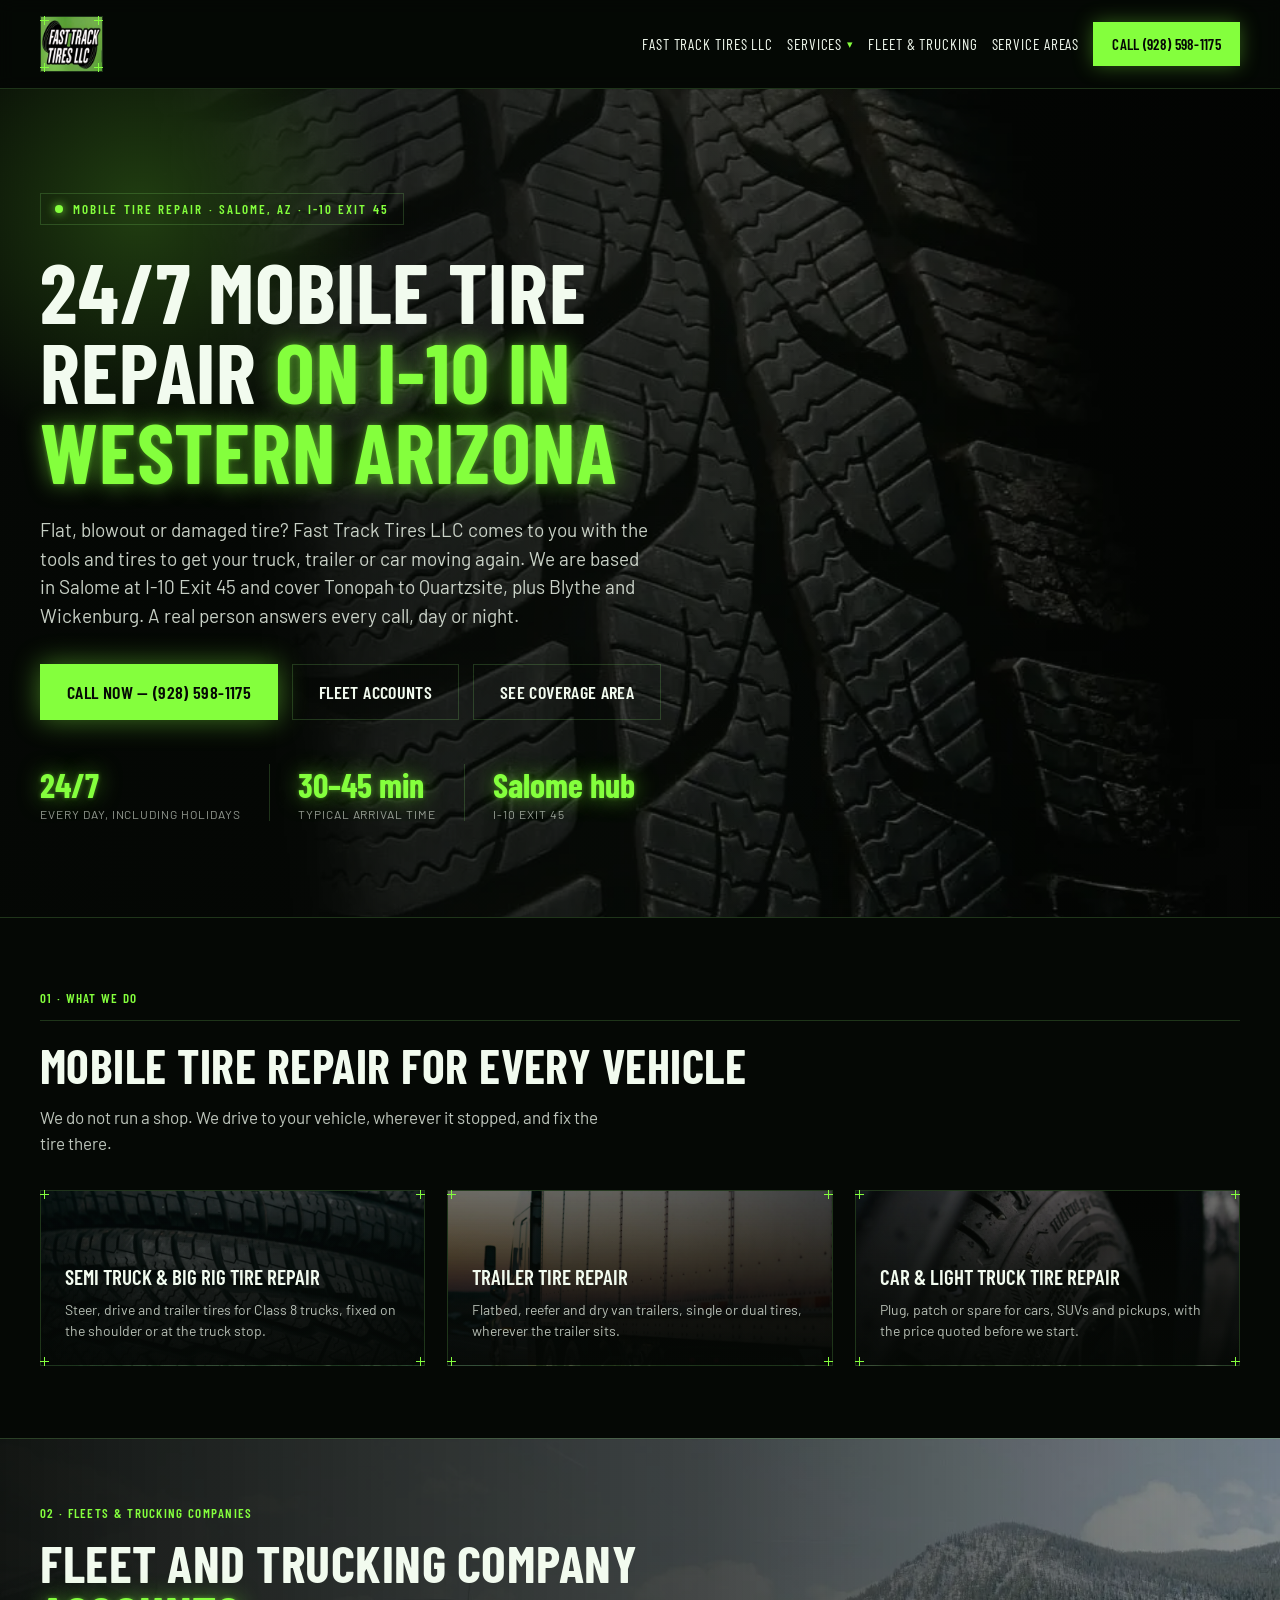
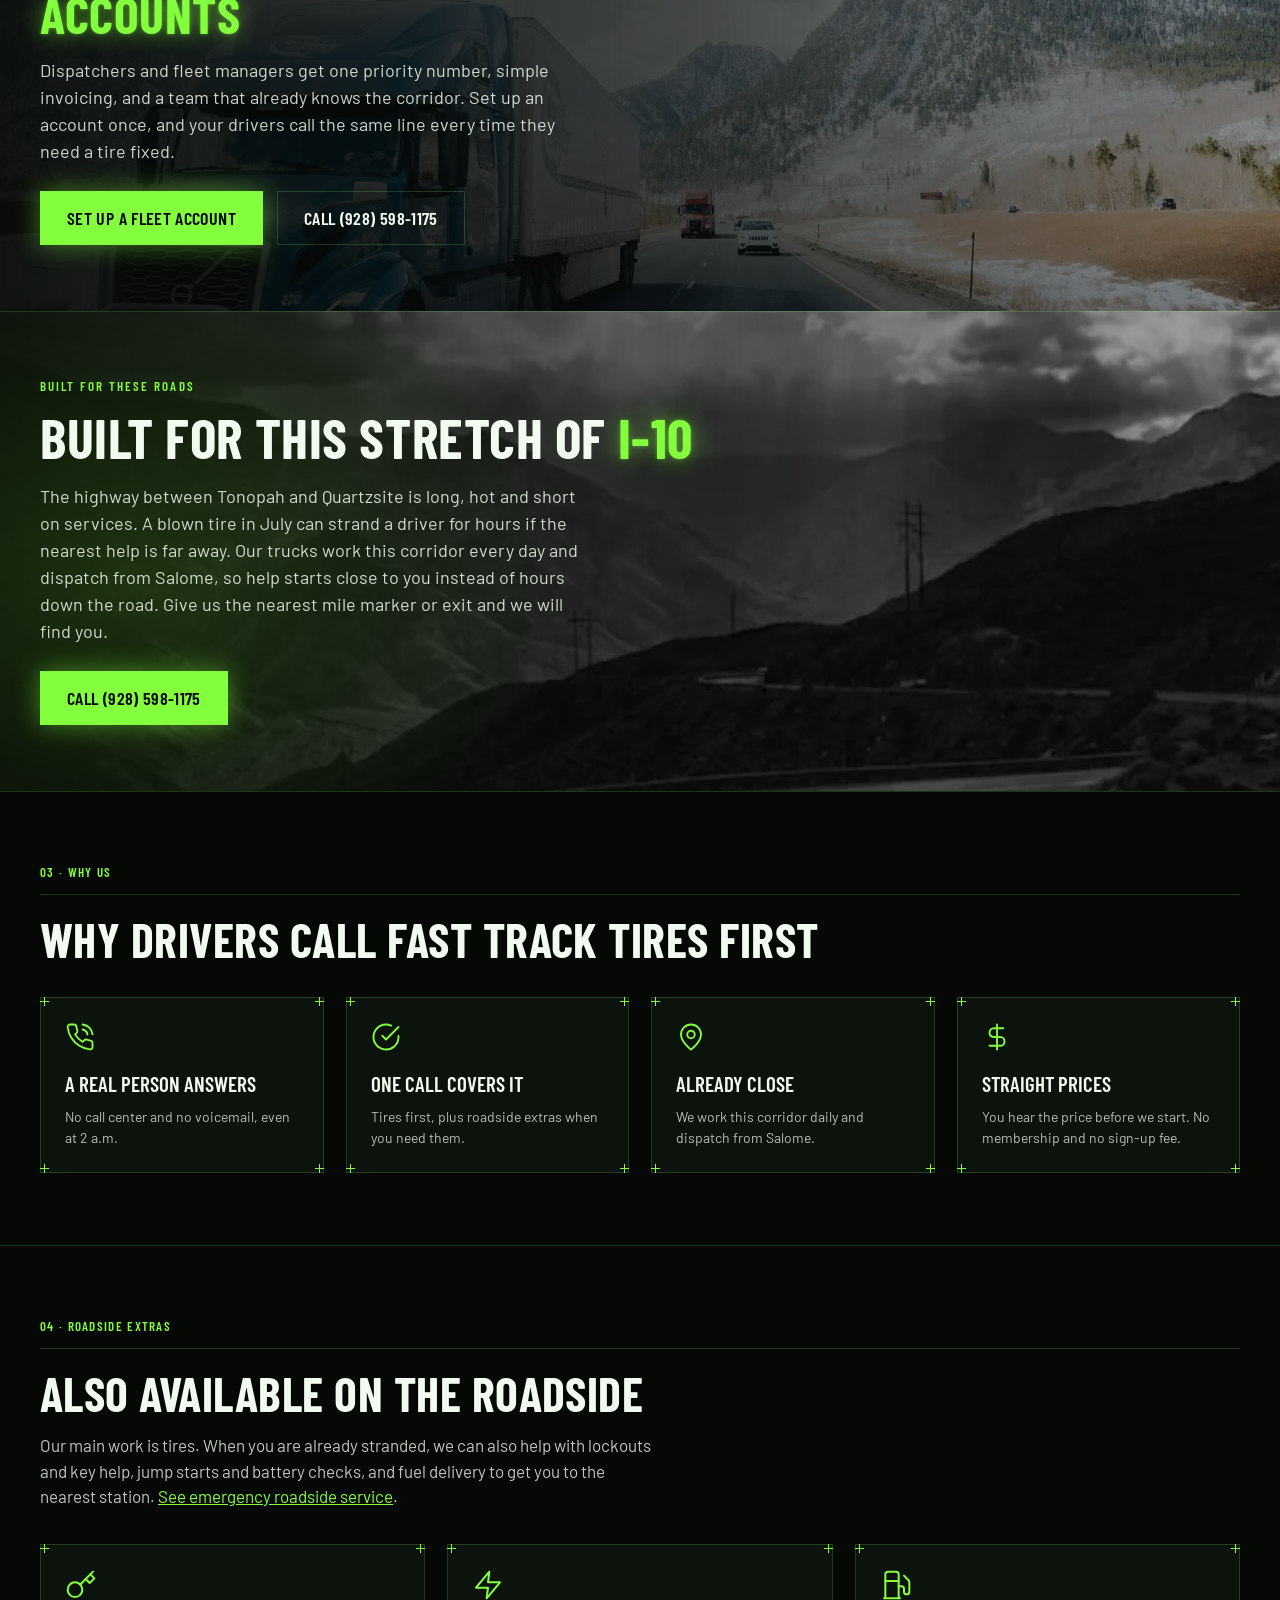
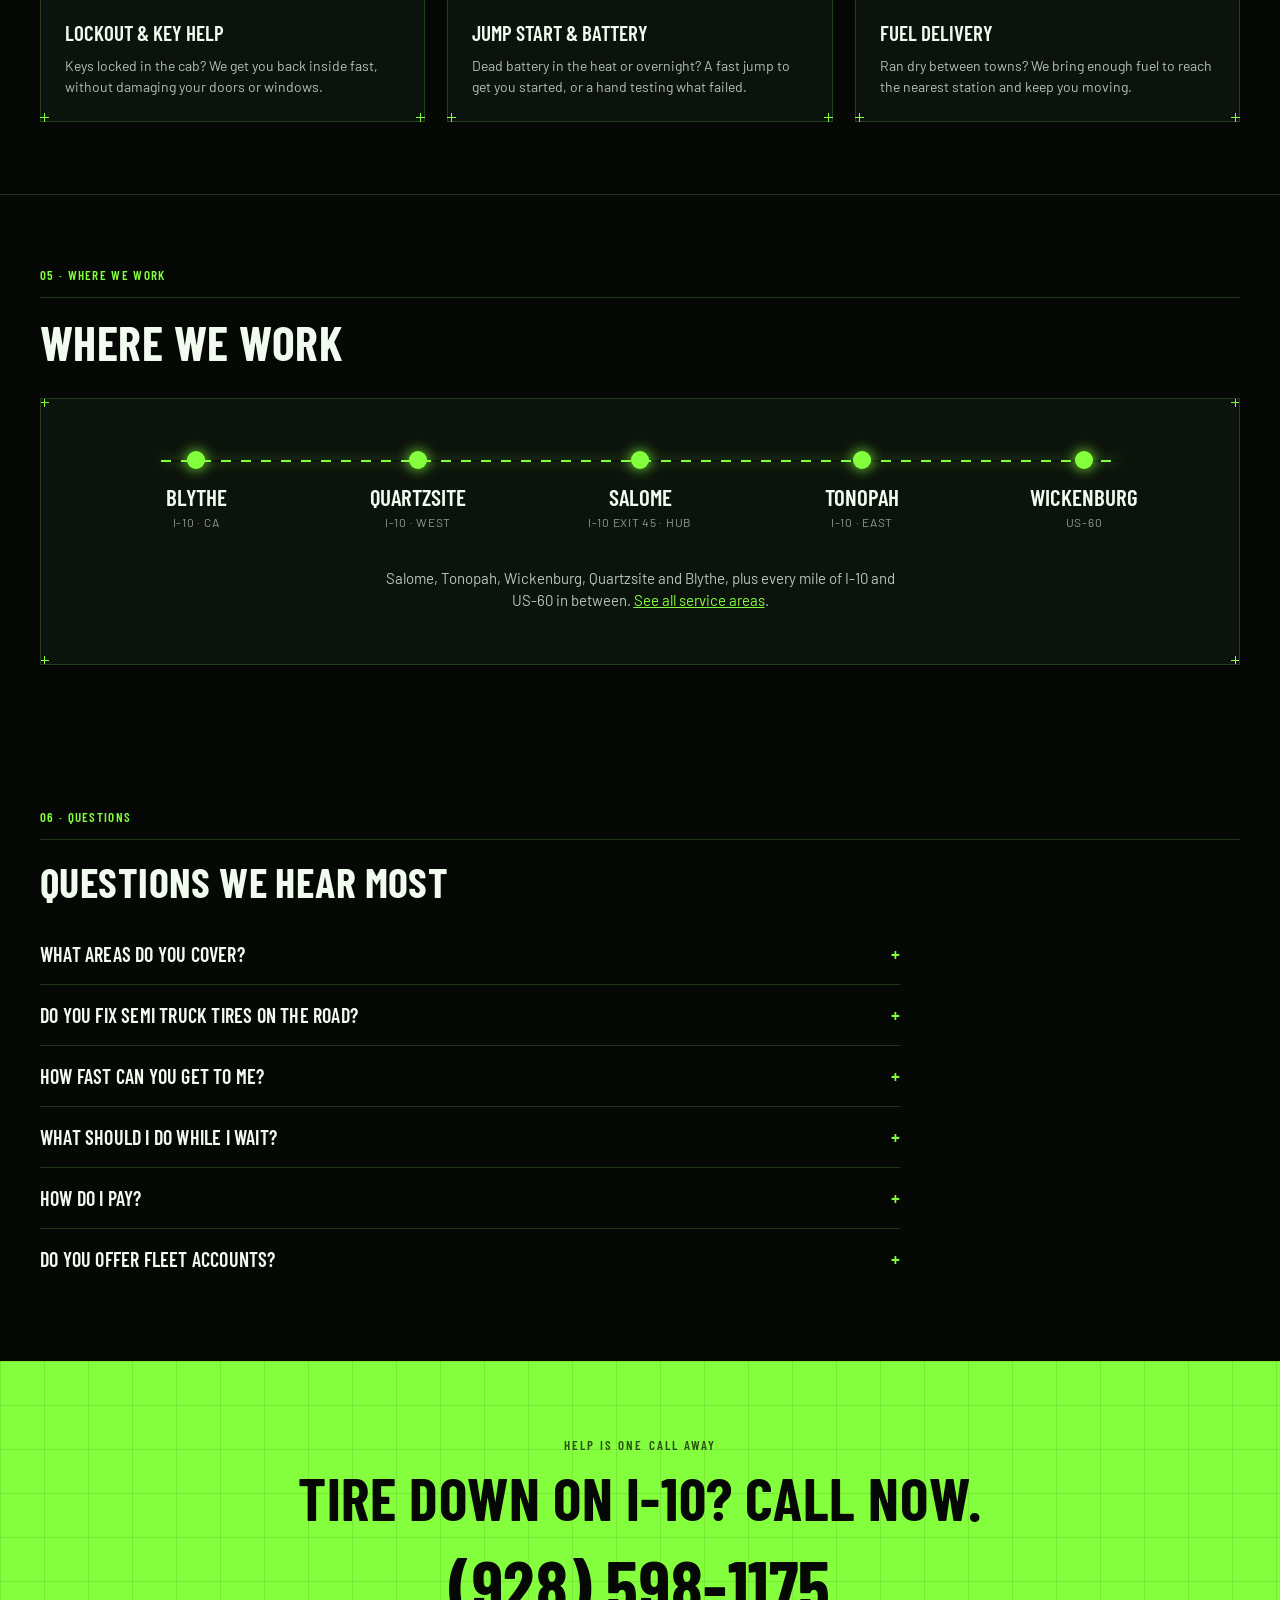
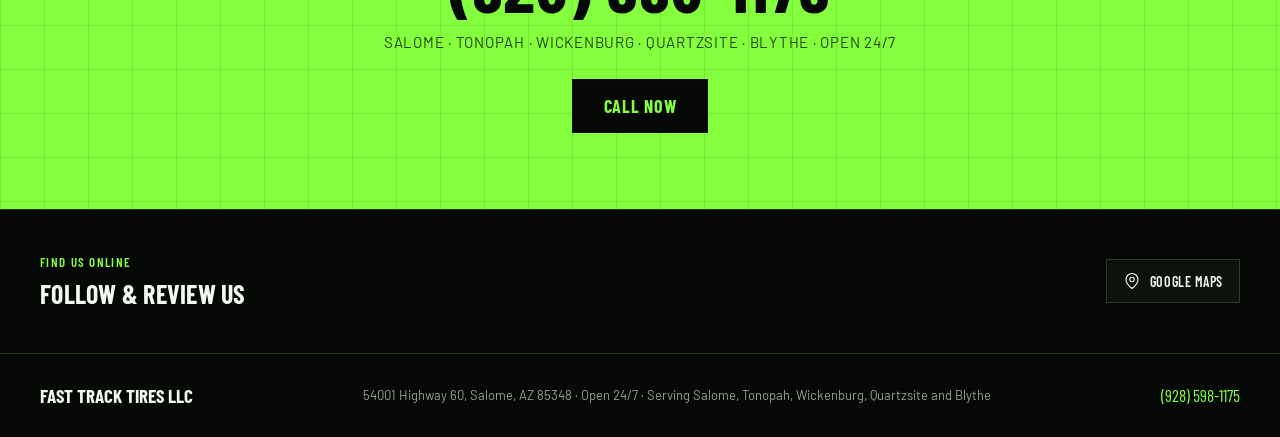
<file: index.html>
<!DOCTYPE html>
<html lang="en">
<head>
<meta charset="utf-8">
<title>Mobile Tire Repair Salome, AZ | Fast Track Tires LLC</title>
<meta name="viewport" content="width=device-width, initial-scale=1">
<meta name="description" content="24/7 mobile tire repair for semis, trailers and cars on I-10 from Tonopah to Quartzsite, plus Blythe and Wickenburg. Call (928) 598-1175.">
<link rel="canonical" href="https://fastracktires.com/">
<link rel="icon" href="/favicon.ico">
<link rel="stylesheet" href="/styles.css">
<link href="https://fonts.googleapis.com/css2?family=Barlow:wght@400;500;600&family=Barlow+Condensed:wght@500;600;700&display=swap" rel="stylesheet">
<meta property="og:title" content="Mobile Tire Repair Salome, AZ | Fast Track Tires LLC">
<meta property="og:description" content="24/7 mobile tire repair for semis, trailers and cars on I-10 from Tonopah to Quartzsite, plus Blythe and Wickenburg. Call (928) 598-1175.">
<meta property="og:image" content="https://fastracktires.com/assets/og-image.jpg">
<meta property="og:url" content="https://fastracktires.com/">
<meta property="og:type" content="website">
<meta name="twitter:card" content="summary_large_image">
<meta name="twitter:title" content="Mobile Tire Repair Salome, AZ | Fast Track Tires LLC">
<meta name="twitter:description" content="24/7 mobile tire repair for semis, trailers and cars on I-10 from Tonopah to Quartzsite, plus Blythe and Wickenburg. Call (928) 598-1175.">
<meta name="twitter:image" content="https://fastracktires.com/assets/og-image.jpg">
<!-- Google tag (gtag.js) -->
     <script async src="https://www.googletagmanager.com/gtag/js?id=G-QLPF2P8W8X"></script>
     <script>
            window.dataLayer = window.dataLayer || [];
            function gtag(){dataLayer.push(arguments);}
            gtag('js', new Date());

            gtag('config', 'G-QLPF2P8W8X');
     </script>
<script type="application/ld+json">
{
  "@context": "https://schema.org",
  "@type": "TireShop",
  "name": "Fast Track Tires LLC",
  "url": "https://fastracktires.com/",
  "logo": "https://fastracktires.com/assets/logo.jpg",
  "image": "https://fastracktires.com/assets/logo.jpg",
  "telephone": "+1-928-598-1175",
  "description": "24/7 mobile tire repair for semi trucks, trailers, cars and light trucks on I-10 from Tonopah to Quartzsite, Arizona, plus Blythe and Wickenburg.",
  "address": {
    "@type": "PostalAddress",
    "streetAddress": "54001 Highway 60",
    "addressLocality": "Salome",
    "addressRegion": "AZ",
    "postalCode": "85348",
    "addressCountry": "US"
  },
  "openingHoursSpecification": {
    "@type": "OpeningHoursSpecification",
    "dayOfWeek": [
      "Monday",
      "Tuesday",
      "Wednesday",
      "Thursday",
      "Friday",
      "Saturday",
      "Sunday"
    ],
    "opens": "00:00",
    "closes": "23:59"
  },
  "areaServed": [
    {
      "@type": "City",
      "name": "Salome, AZ"
    },
    {
      "@type": "City",
      "name": "Tonopah, AZ"
    },
    {
      "@type": "City",
      "name": "Wickenburg, AZ"
    },
    {
      "@type": "City",
      "name": "Quartzsite, AZ"
    },
    {
      "@type": "City",
      "name": "Blythe, CA"
    }
  ],
  "sameAs": [
    "https://maps.app.goo.gl/6Hu5cA9T5ayiqwSX6"
  ]
}
</script>
<script type="application/ld+json">
{
  "@context": "https://schema.org",
  "@type": "FAQPage",
  "mainEntity": [
    {
      "@type": "Question",
      "name": "What areas do you cover?",
      "acceptedAnswer": {
        "@type": "Answer",
        "text": "We cover I-10 from Tonopah to Quartzsite, plus Blythe, Wickenburg and the US-60 corridor around Salome."
      }
    },
    {
      "@type": "Question",
      "name": "Do you fix semi truck tires on the road?",
      "acceptedAnswer": {
        "@type": "Answer",
        "text": "Yes. We repair and replace steer, drive and trailer tires at the roadside or at a truck stop."
      }
    },
    {
      "@type": "Question",
      "name": "How fast can you get to me?",
      "acceptedAnswer": {
        "@type": "Answer",
        "text": "Typical arrival is 30 to 45 minutes. The exact time depends on where you are on the corridor and road conditions. We confirm it when you call."
      }
    },
    {
      "@type": "Question",
      "name": "What should I do while I wait?",
      "acceptedAnswer": {
        "@type": "Answer",
        "text": "Pull safely off the road, turn on your hazard lights and stay with your vehicle. We will call when we are close."
      }
    },
    {
      "@type": "Question",
      "name": "How do I pay?",
      "acceptedAnswer": {
        "@type": "Answer",
        "text": "Cash or card on site once you are back up and running. Fleet accounts can be invoiced."
      }
    },
    {
      "@type": "Question",
      "name": "Do you offer fleet accounts?",
      "acceptedAnswer": {
        "@type": "Answer",
        "text": "Yes. Call us to set up a priority line and direct invoicing for your trucks."
      }
    }
  ]
}
</script>
</head>
<body>
<div class="ftt" style="max-width:1280px;margin:0 auto;">
<nav class="navbar">
  <a class="logo-frame" href="/" aria-label="Fast Track Tires LLC — home">
    <span class="blueprint logo-blueprint"><i class="corner tl"></i><i class="corner tr"></i><i class="corner bl"></i><i class="corner br"></i><img class="logo" src="/assets/logo.jpg" alt="Fast Track Tires LLC logo" width="54" height="54"></span>
  </a>
  <div class="nav-spacer"></div>
  <a class="nav-link nav-brand-link" href="/" aria-current="page">Fast Track Tires LLC</a>
  <details class="nav-dropdown">
    <summary>Services <span class="caret">&#9662;</span></summary>
    <div class="nav-dropdown-panel">
      <a href="/semi-truck-tire-repair.html">Semi Truck &amp; Big Rig Repair</a>
      <a href="/trailer-tire-repair.html">Trailer Tire Repair</a>
      <a href="/car-light-truck-tire-repair.html">Car &amp; Light Truck Repair</a>
      <a href="/emergency-roadside-tire-service.html">Emergency Roadside Service</a>
    </div>
  </details>
  <a class="nav-link " href="/fleet-trucking-services.html">Fleet &amp; Trucking</a>
  <a class="nav-link " href="/service-areas.html">Service Areas</a>
  <a href="tel:+19285981175" class="btn btn-primary nav-call">Call (928) 598-1175</a>
  <button type="button" class="nav-hamburger" aria-label="Open menu" aria-expanded="false" aria-controls="mobile-menu" onclick="document.getElementById('mobile-menu').classList.add('open');this.setAttribute('aria-expanded','true')">
    <svg width="20" height="20" viewBox="0 0 24 24" fill="none" stroke="currentColor" stroke-width="2" stroke-linecap="round"><line x1="3" y1="6" x2="21" y2="6"></line><line x1="3" y1="12" x2="21" y2="12"></line><line x1="3" y1="18" x2="21" y2="18"></line></svg>
  </button>
</nav>
<div class="nav-mobile-panel" id="mobile-menu">
  <button type="button" class="nav-hamburger nav-mobile-close" aria-label="Close menu" onclick="document.getElementById('mobile-menu').classList.remove('open')">
    <svg width="20" height="20" viewBox="0 0 24 24" fill="none" stroke="currentColor" stroke-width="2" stroke-linecap="round"><line x1="4" y1="4" x2="20" y2="20"></line><line x1="20" y1="4" x2="4" y2="20"></line></svg>
  </button>
  <a href="/">Fast Track Tires LLC</a>
  <a href="/semi-truck-tire-repair.html">Semi Truck &amp; Big Rig Repair</a>
  <a href="/trailer-tire-repair.html">Trailer Tire Repair</a>
  <a href="/car-light-truck-tire-repair.html">Car &amp; Light Truck Repair</a>
  <a href="/emergency-roadside-tire-service.html">Emergency Roadside Service</a>
  <a href="/fleet-trucking-services.html">Fleet &amp; Trucking</a>
  <a href="/service-areas.html">Service Areas</a>
  <a href="tel:+19285981175">Call (928) 598-1175</a>
</div>
<script>
document.addEventListener('click', function(e) {
  document.querySelectorAll('.nav-dropdown[open]').forEach(function(d) {
    if (!d.contains(e.target)) d.removeAttribute('open');
  });
});
document.addEventListener('keydown', function(e) {
  if (e.key === 'Escape') {
    document.querySelectorAll('.nav-dropdown[open]').forEach(function(d) { d.removeAttribute('open'); });
    var panel = document.getElementById('mobile-menu');
    if (panel) panel.classList.remove('open');
  }
});
</script>
<section class="hero" style="position:relative;overflow:hidden;background:linear-gradient(92deg,rgba(5,8,5,.95) 0%,rgba(5,8,5,.82) 40%,rgba(5,8,5,.45) 100%),image-set(url('/assets/tire-tread.webp') type('image/webp'), url('/assets/tire-tread.jpg') type('image/jpeg')) center right/cover no-repeat;">
    <div style="position:absolute;top:-140px;left:-120px;width:520px;height:520px;background:radial-gradient(circle,rgba(132,255,61,.22),transparent 68%);pointer-events:none;"></div>
    <div class="hero-inner" style="position:relative;padding:104px 40px 96px;max-width:820px;">
      <div style="display:inline-flex;align-items:center;gap:10px;font-family:var(--font-heading);font-size:13px;font-weight:600;letter-spacing:.16em;text-transform:uppercase;color:var(--color-accent);border:1px solid var(--color-divider);padding:7px 14px;">
        <span style="width:8px;height:8px;border-radius:50%;background:var(--color-accent);box-shadow:0 0 10px var(--color-accent);"></span>
        Mobile tire repair &middot; Salome, AZ &middot; I-10 Exit 45
      </div>
      <h1 style="font-family:var(--font-heading);font-weight:700;font-size:84px;line-height:.95;letter-spacing:.01em;text-transform:uppercase;margin:26px 0 0;">24/7 Mobile Tire Repair <span class="glow" style="color:var(--color-accent);">on I-10 in Western Arizona</span></h1>
      <p style="font-family:var(--font-body);font-size:19px;line-height:1.5;max-width:56ch;margin:26px 0 0;color:color-mix(in srgb,var(--color-text) 82%,transparent);">Flat, blowout or damaged tire? Fast Track Tires LLC comes to you with the tools and tires to get your truck, trailer or car moving again. We are based in Salome at I-10 Exit 45 and cover Tonopah to Quartzsite, plus Blythe and Wickenburg. A real person answers every call, day or night.</p>
      <div style="display:flex;gap:14px;flex-wrap:wrap;margin-top:34px;">
        <a href="tel:+19285981175" class="btn btn-primary" style="text-decoration:none;font-size:18px;padding:16px 26px;font-family:var(--font-heading);font-weight:600;box-shadow:0 0 28px rgba(132,255,61,.45);min-height:44px;">Call now &mdash; (928) 598-1175</a>
        <a href="/fleet-trucking-services.html" class="btn" style="text-decoration:none;font-size:18px;padding:16px 26px;font-family:var(--font-heading);font-weight:600;min-height:44px;">Fleet accounts</a>
        <a href="#coverage" class="btn" style="text-decoration:none;font-size:18px;padding:16px 26px;font-family:var(--font-heading);font-weight:600;min-height:44px;">See coverage area</a>
      </div>
      <div style="display:flex;flex-wrap:wrap;gap:28px;margin-top:44px;">
        <div><div style="font-family:var(--font-heading);font-weight:700;font-size:34px;color:var(--color-accent);" class="glow">24/7</div><div style="font-family:var(--font-body);font-size:12px;letter-spacing:.08em;text-transform:uppercase;color:color-mix(in srgb,var(--color-text) 60%,transparent);margin-top:2px;">Every day, including holidays</div></div>
        <div style="width:1px;background:var(--color-divider);"></div>
        <div><div style="font-family:var(--font-heading);font-weight:700;font-size:34px;color:var(--color-accent);" class="glow">30&ndash;45 min</div><div style="font-family:var(--font-body);font-size:12px;letter-spacing:.08em;text-transform:uppercase;color:color-mix(in srgb,var(--color-text) 60%,transparent);margin-top:2px;">Typical arrival time</div></div>
        <div style="width:1px;background:var(--color-divider);"></div>
        <div><div style="font-family:var(--font-heading);font-weight:700;font-size:34px;color:var(--color-accent);" class="glow">Salome hub</div><div style="font-family:var(--font-body);font-size:12px;letter-spacing:.08em;text-transform:uppercase;color:color-mix(in srgb,var(--color-text) 60%,transparent);margin-top:2px;">I-10 Exit 45</div></div>
      </div>
    </div>
  </section>
<section id="services" style="padding:72px 40px;border-top:1px solid var(--color-divider);">
    <div class="kicker">01 &middot; What we do</div>
    <hr class="rule">
    <h2 style="font-family:var(--font-heading);font-weight:700;font-size:48px;line-height:1;letter-spacing:.01em;text-transform:uppercase;margin:0;">Mobile tire repair for every vehicle</h2>
    <p style="font-family:var(--font-body);font-size:17px;line-height:1.5;max-width:58ch;margin:16px 0 0;color:color-mix(in srgb,var(--color-text) 78%,transparent);">We do not run a shop. We drive to your vehicle, wherever it stopped, and fix the tire there.</p>
    <div class="grid3s">
      <a href="/semi-truck-tire-repair.html" class="blueprint svc-card" style="border:1px solid var(--color-divider);padding:24px;min-height:176px;display:flex;flex-direction:column;justify-content:flex-end;text-decoration:none;background:linear-gradient(180deg,rgba(5,8,5,.55) 0%,rgba(5,8,5,.86) 62%,rgba(5,8,5,.96) 100%),image-set(url('/assets/treads-stack.webp') type('image/webp'), url('/assets/treads-stack.jpg') type('image/jpeg')) center/cover no-repeat;">
        <i class="corner tl"></i><i class="corner tr"></i><i class="corner bl"></i><i class="corner br"></i>
        <h3 style="font-family:var(--font-heading);font-weight:600;font-size:21px;text-transform:uppercase;color:var(--color-text);margin:0;">Semi Truck &amp; Big Rig Tire Repair</h3>
        <p style="font-family:var(--font-body);font-size:14px;line-height:1.5;margin:10px 0 0;color:color-mix(in srgb,var(--color-text) 74%,transparent);">Steer, drive and trailer tires for Class 8 trucks, fixed on the shoulder or at the truck stop.</p>
      </a><a href="/trailer-tire-repair.html" class="blueprint svc-card" style="border:1px solid var(--color-divider);padding:24px;min-height:176px;display:flex;flex-direction:column;justify-content:flex-end;text-decoration:none;background:linear-gradient(180deg,rgba(5,8,5,.55) 0%,rgba(5,8,5,.86) 62%,rgba(5,8,5,.96) 100%),image-set(url('/assets/trailer-dusk.webp') type('image/webp'), url('/assets/trailer-dusk.jpg') type('image/jpeg')) center/cover no-repeat;">
        <i class="corner tl"></i><i class="corner tr"></i><i class="corner bl"></i><i class="corner br"></i>
        <h3 style="font-family:var(--font-heading);font-weight:600;font-size:21px;text-transform:uppercase;color:var(--color-text);margin:0;">Trailer Tire Repair</h3>
        <p style="font-family:var(--font-body);font-size:14px;line-height:1.5;margin:10px 0 0;color:color-mix(in srgb,var(--color-text) 74%,transparent);">Flatbed, reefer and dry van trailers, single or dual tires, wherever the trailer sits.</p>
      </a><a href="/car-light-truck-tire-repair.html" class="blueprint svc-card" style="border:1px solid var(--color-divider);padding:24px;min-height:176px;display:flex;flex-direction:column;justify-content:flex-end;text-decoration:none;background:linear-gradient(180deg,rgba(5,8,5,.55) 0%,rgba(5,8,5,.86) 62%,rgba(5,8,5,.96) 100%),image-set(url('/assets/tire-sidewall.webp') type('image/webp'), url('/assets/tire-sidewall.jpg') type('image/jpeg')) center/cover no-repeat;">
        <i class="corner tl"></i><i class="corner tr"></i><i class="corner bl"></i><i class="corner br"></i>
        <h3 style="font-family:var(--font-heading);font-weight:600;font-size:21px;text-transform:uppercase;color:var(--color-text);margin:0;">Car &amp; Light Truck Tire Repair</h3>
        <p style="font-family:var(--font-body);font-size:14px;line-height:1.5;margin:10px 0 0;color:color-mix(in srgb,var(--color-text) 74%,transparent);">Plug, patch or spare for cars, SUVs and pickups, with the price quoted before we start.</p>
      </a>
    </div>
  </section>
<section id="fleet" style="position:relative;overflow:hidden;border-top:1px solid var(--color-divider);min-height:420px;display:flex;align-items:center;background:linear-gradient(90deg,rgba(5,8,5,.94) 0%,rgba(5,8,5,.72) 55%,rgba(5,8,5,.4) 100%),image-set(url('/assets/fleet-truck.webp') type('image/webp'), url('/assets/fleet-truck.jpg') type('image/jpeg')) center/cover no-repeat;">
    <div style="position:relative;padding:66px 40px;max-width:780px;">
      <div class="kicker">02 &middot; Fleets &amp; trucking companies</div>
      <h2 style="font-family:var(--font-heading);font-weight:700;font-size:52px;line-height:.98;letter-spacing:.01em;text-transform:uppercase;margin:16px 0 0;">Fleet and trucking company <span class="glow" style="color:var(--color-accent);">accounts</span></h2>
      <p style="font-family:var(--font-body);font-size:18px;line-height:1.5;max-width:54ch;margin:18px 0 0;color:color-mix(in srgb,var(--color-text) 84%,transparent);">Dispatchers and fleet managers get one priority number, simple invoicing, and a team that already knows the corridor. Set up an account once, and your drivers call the same line every time they need a tire fixed.</p>
      <div style="display:flex;gap:14px;flex-wrap:wrap;margin-top:26px;">
        <a href="/fleet-trucking-services.html" class="btn btn-primary" style="text-decoration:none;font-size:18px;padding:15px 26px;font-family:var(--font-heading);font-weight:600;box-shadow:0 0 26px rgba(132,255,61,.45);min-height:44px;">Set up a fleet account</a>
        <a href="tel:+19285981175" class="btn" style="text-decoration:none;font-size:18px;padding:15px 26px;font-family:var(--font-heading);font-weight:600;min-height:44px;">Call (928) 598-1175</a>
      </div>
    </div>
  </section>
<section style="position:relative;overflow:hidden;border-top:1px solid var(--color-divider);min-height:470px;display:flex;align-items:center;background:linear-gradient(90deg,rgba(5,8,5,.92) 0%,rgba(5,8,5,.62) 52%,rgba(5,8,5,.32) 100%),image-set(url('/assets/highway.webp') type('image/webp'), url('/assets/highway.png') type('image/jpeg')) center/cover no-repeat;">
    <div style="position:absolute;inset:0;pointer-events:none;background:radial-gradient(58% 120% at 10% 55%,rgba(132,255,61,.16),transparent 60%);"></div>
    <div style="position:relative;padding:66px 40px;max-width:780px;">
      <div style="font-family:var(--font-heading);font-size:13px;font-weight:600;letter-spacing:.16em;text-transform:uppercase;color:var(--color-accent);">Built for these roads</div>
      <h2 style="font-family:var(--font-heading);font-weight:700;font-size:56px;line-height:.98;letter-spacing:.01em;text-transform:uppercase;margin:16px 0 0;">Built for this stretch of <span class="glow" style="color:var(--color-accent);">I-10</span></h2>
      <p style="font-family:var(--font-body);font-size:18px;line-height:1.5;max-width:54ch;margin:18px 0 0;color:color-mix(in srgb,var(--color-text) 84%,transparent);">The highway between Tonopah and Quartzsite is long, hot and short on services. A blown tire in July can strand a driver for hours if the nearest help is far away. Our trucks work this corridor every day and dispatch from Salome, so help starts close to you instead of hours down the road. Give us the nearest mile marker or exit and we will find you.</p>
      <a href="tel:+19285981175" class="btn btn-primary" style="text-decoration:none;font-size:18px;padding:15px 26px;margin-top:26px;font-family:var(--font-heading);font-weight:600;box-shadow:0 0 26px rgba(132,255,61,.45);min-height:44px;display:inline-block;">Call (928) 598-1175</a>
    </div>
  </section>
<section style="padding:72px 40px;border-top:1px solid var(--color-divider);">
    <div class="kicker">03 &middot; Why us</div>
    <hr class="rule">
    <h2 style="font-family:var(--font-heading);font-weight:700;font-size:48px;line-height:1;letter-spacing:.01em;text-transform:uppercase;margin:0;">Why drivers call Fast Track Tires first</h2>
    <div class="grid4">
      <div class="blueprint" style="border:1px solid var(--color-divider);padding:24px;background:var(--color-surface);">
        <i class="corner tl"></i><i class="corner tr"></i><i class="corner bl"></i><i class="corner br"></i>
        <div style="color:var(--color-accent);"><svg width="30" height="30" viewBox="0 0 24 24" fill="none" stroke="currentColor" stroke-width="1.5" stroke-linecap="round" stroke-linejoin="round"><path d="M14.05 2a9 9 0 0 1 8 7.94"></path><path d="M14.05 6A5 5 0 0 1 18 10"></path><path d="M22 16.92v3a2 2 0 0 1-2.18 2 19.79 19.79 0 0 1-8.63-3.07 19.5 19.5 0 0 1-6-6 19.79 19.79 0 0 1-3.07-8.67A2 2 0 0 1 4.11 2h3a2 2 0 0 1 2 1.72 12.84 12.84 0 0 0 .7 2.81 2 2 0 0 1-.45 2.11L8.09 9.91a16 16 0 0 0 6 6l1.27-1.27a2 2 0 0 1 2.11-.45 12.84 12.84 0 0 0 2.81.7A2 2 0 0 1 22 16.92z"></path></svg></div>
        <h3 style="font-family:var(--font-heading);font-weight:600;font-size:21px;text-transform:uppercase;margin:16px 0 0;">A real person answers</h3>
        <p style="font-family:var(--font-body);font-size:14px;line-height:1.5;margin:10px 0 0;color:color-mix(in srgb,var(--color-text) 74%,transparent);">No call center and no voicemail, even at 2 a.m.</p>
      </div>
      <div class="blueprint" style="border:1px solid var(--color-divider);padding:24px;background:var(--color-surface);">
        <i class="corner tl"></i><i class="corner tr"></i><i class="corner bl"></i><i class="corner br"></i>
        <div style="color:var(--color-accent);"><svg width="30" height="30" viewBox="0 0 24 24" fill="none" stroke="currentColor" stroke-width="1.5" stroke-linecap="round" stroke-linejoin="round"><path d="M22 11.08V12a10 10 0 1 1-5.93-9.14"></path><path d="m9 11 3 3L22 4"></path></svg></div>
        <h3 style="font-family:var(--font-heading);font-weight:600;font-size:21px;text-transform:uppercase;margin:16px 0 0;">One call covers it</h3>
        <p style="font-family:var(--font-body);font-size:14px;line-height:1.5;margin:10px 0 0;color:color-mix(in srgb,var(--color-text) 74%,transparent);">Tires first, plus roadside extras when you need them.</p>
      </div>
      <div class="blueprint" style="border:1px solid var(--color-divider);padding:24px;background:var(--color-surface);">
        <i class="corner tl"></i><i class="corner tr"></i><i class="corner bl"></i><i class="corner br"></i>
        <div style="color:var(--color-accent);"><svg width="30" height="30" viewBox="0 0 24 24" fill="none" stroke="currentColor" stroke-width="1.5" stroke-linecap="round" stroke-linejoin="round"><path d="M20 10c0 6-8 12-8 12s-8-6-8-12a8 8 0 0 1 16 0Z"></path><circle cx="12" cy="10" r="3"></circle></svg></div>
        <h3 style="font-family:var(--font-heading);font-weight:600;font-size:21px;text-transform:uppercase;margin:16px 0 0;">Already close</h3>
        <p style="font-family:var(--font-body);font-size:14px;line-height:1.5;margin:10px 0 0;color:color-mix(in srgb,var(--color-text) 74%,transparent);">We work this corridor daily and dispatch from Salome.</p>
      </div>
      <div class="blueprint" style="border:1px solid var(--color-divider);padding:24px;background:var(--color-surface);">
        <i class="corner tl"></i><i class="corner tr"></i><i class="corner bl"></i><i class="corner br"></i>
        <div style="color:var(--color-accent);"><svg width="30" height="30" viewBox="0 0 24 24" fill="none" stroke="currentColor" stroke-width="1.5" stroke-linecap="round" stroke-linejoin="round"><line x1="12" x2="12" y1="2" y2="22"></line><path d="M17 5H9.5a3.5 3.5 0 0 0 0 7h5a3.5 3.5 0 0 1 0 7H6"></path></svg></div>
        <h3 style="font-family:var(--font-heading);font-weight:600;font-size:21px;text-transform:uppercase;margin:16px 0 0;">Straight prices</h3>
        <p style="font-family:var(--font-body);font-size:14px;line-height:1.5;margin:10px 0 0;color:color-mix(in srgb,var(--color-text) 74%,transparent);">You hear the price before we start. No membership and no sign-up fee.</p>
      </div>
    </div>
  </section>
<section style="padding:72px 40px;border-top:1px solid var(--color-divider);">
    <div class="kicker">04 &middot; Roadside extras</div>
    <hr class="rule">
    <h2 style="font-family:var(--font-heading);font-weight:700;font-size:48px;line-height:1;letter-spacing:.01em;text-transform:uppercase;margin:0;">Also available on the roadside</h2>
    <p style="font-family:var(--font-body);font-size:17px;line-height:1.5;max-width:62ch;margin:16px 0 0;color:color-mix(in srgb,var(--color-text) 78%,transparent);">Our main work is tires. When you are already stranded, we can also help with lockouts and key help, jump starts and battery checks, and fuel delivery to get you to the nearest station. <a href="/emergency-roadside-tire-service.html">See emergency roadside service</a>.</p>
    <div class="grid3s">
      <div class="blueprint" style="border:1px solid var(--color-divider);padding:24px;background:var(--color-surface);">
        <i class="corner tl"></i><i class="corner tr"></i><i class="corner bl"></i><i class="corner br"></i>
        <div style="color:var(--color-accent);"><svg width="32" height="32" viewBox="0 0 24 24" fill="none" stroke="currentColor" stroke-width="1.5" stroke-linecap="round" stroke-linejoin="round"><circle cx="7.5" cy="15.5" r="5.5"></circle><path d="m21 2-9.6 9.6"></path><path d="m15.5 7.5 3 3L22 7l-3-3"></path></svg></div>
        <h3 style="font-family:var(--font-heading);font-weight:600;font-size:21px;text-transform:uppercase;margin:16px 0 0;">Lockout &amp; key help</h3>
        <p style="font-family:var(--font-body);font-size:14px;line-height:1.5;margin:10px 0 0;color:color-mix(in srgb,var(--color-text) 74%,transparent);">Keys locked in the cab? We get you back inside fast, without damaging your doors or windows.</p>
      </div>
      <div class="blueprint" style="border:1px solid var(--color-divider);padding:24px;background:var(--color-surface);">
        <i class="corner tl"></i><i class="corner tr"></i><i class="corner bl"></i><i class="corner br"></i>
        <div style="color:var(--color-accent);"><svg width="32" height="32" viewBox="0 0 24 24" fill="none" stroke="currentColor" stroke-width="1.5" stroke-linecap="round" stroke-linejoin="round"><polygon points="13 2 3 14 12 14 11 22 21 10 12 10 13 2"></polygon></svg></div>
        <h3 style="font-family:var(--font-heading);font-weight:600;font-size:21px;text-transform:uppercase;margin:16px 0 0;">Jump start &amp; battery</h3>
        <p style="font-family:var(--font-body);font-size:14px;line-height:1.5;margin:10px 0 0;color:color-mix(in srgb,var(--color-text) 74%,transparent);">Dead battery in the heat or overnight? A fast jump to get you started, or a hand testing what failed.</p>
      </div>
      <div class="blueprint" style="border:1px solid var(--color-divider);padding:24px;background:var(--color-surface);">
        <i class="corner tl"></i><i class="corner tr"></i><i class="corner bl"></i><i class="corner br"></i>
        <div style="color:var(--color-accent);"><svg width="32" height="32" viewBox="0 0 24 24" fill="none" stroke="currentColor" stroke-width="1.5" stroke-linecap="round" stroke-linejoin="round"><line x1="3" x2="15" y1="22" y2="22"></line><line x1="4" x2="14" y1="9" y2="9"></line><path d="M14 22V4a2 2 0 0 0-2-2H6a2 2 0 0 0-2 2v18"></path><path d="M14 13h2a2 2 0 0 1 2 2v2a2 2 0 0 0 2 2 2 2 0 0 0 2-2V9.83a2 2 0 0 0-.59-1.42L18 5"></path></svg></div>
        <h3 style="font-family:var(--font-heading);font-weight:600;font-size:21px;text-transform:uppercase;margin:16px 0 0;">Fuel delivery</h3>
        <p style="font-family:var(--font-body);font-size:14px;line-height:1.5;margin:10px 0 0;color:color-mix(in srgb,var(--color-text) 74%,transparent);">Ran dry between towns? We bring enough fuel to reach the nearest station and keep you moving.</p>
      </div>
    </div>
  </section>
<section id="coverage" style="padding:72px 40px;border-top:1px solid var(--color-divider);">
    <div class="kicker">05 &middot; Where we work</div>
    <hr class="rule">
    <h2 style="font-family:var(--font-heading);font-weight:700;font-size:48px;line-height:1;letter-spacing:.01em;text-transform:uppercase;margin:0;">Where we work</h2>
    <div class="blueprint" style="border:1px solid var(--color-divider);padding:52px 44px;overflow:hidden;margin-top:32px;background:var(--color-surface);">
      <i class="corner tl"></i><i class="corner tr"></i><i class="corner bl"></i><i class="corner br"></i>
      <div class="route-line" style="position:absolute;left:10%;right:10%;top:61px;height:2px;background-image:repeating-linear-gradient(90deg,var(--color-accent) 0 10px,transparent 10px 20px);box-shadow:0 0 12px rgba(132,255,61,.5);"></div>
      <div class="grid3n five">
        <div style="text-align:center;"><div style="width:18px;height:18px;margin:0 auto;border-radius:50%;background:var(--color-accent);box-shadow:0 0 14px var(--color-accent);"></div><div style="font-family:var(--font-heading);font-weight:600;font-size:23px;text-transform:uppercase;margin-top:14px;">Blythe</div><div style="font-family:var(--font-body);font-size:12px;letter-spacing:.06em;text-transform:uppercase;color:color-mix(in srgb,var(--color-text) 58%,transparent);margin-top:4px;">I-10 &middot; CA</div></div>
        <div style="text-align:center;"><div style="width:18px;height:18px;margin:0 auto;border-radius:50%;background:var(--color-accent);box-shadow:0 0 14px var(--color-accent);"></div><div style="font-family:var(--font-heading);font-weight:600;font-size:23px;text-transform:uppercase;margin-top:14px;">Quartzsite</div><div style="font-family:var(--font-body);font-size:12px;letter-spacing:.06em;text-transform:uppercase;color:color-mix(in srgb,var(--color-text) 58%,transparent);margin-top:4px;">I-10 &middot; West</div></div>
        <div style="text-align:center;"><div style="width:18px;height:18px;margin:0 auto;border-radius:50%;background:var(--color-accent);box-shadow:0 0 14px var(--color-accent);"></div><div style="font-family:var(--font-heading);font-weight:600;font-size:23px;text-transform:uppercase;margin-top:14px;">Salome</div><div style="font-family:var(--font-body);font-size:12px;letter-spacing:.06em;text-transform:uppercase;color:color-mix(in srgb,var(--color-text) 58%,transparent);margin-top:4px;">I-10 Exit 45 &middot; Hub</div></div>
        <div style="text-align:center;"><div style="width:18px;height:18px;margin:0 auto;border-radius:50%;background:var(--color-accent);box-shadow:0 0 14px var(--color-accent);"></div><div style="font-family:var(--font-heading);font-weight:600;font-size:23px;text-transform:uppercase;margin-top:14px;">Tonopah</div><div style="font-family:var(--font-body);font-size:12px;letter-spacing:.06em;text-transform:uppercase;color:color-mix(in srgb,var(--color-text) 58%,transparent);margin-top:4px;">I-10 &middot; East</div></div>
        <div style="text-align:center;"><div style="width:18px;height:18px;margin:0 auto;border-radius:50%;background:var(--color-accent);box-shadow:0 0 14px var(--color-accent);"></div><div style="font-family:var(--font-heading);font-weight:600;font-size:23px;text-transform:uppercase;margin-top:14px;">Wickenburg</div><div style="font-family:var(--font-body);font-size:12px;letter-spacing:.06em;text-transform:uppercase;color:color-mix(in srgb,var(--color-text) 58%,transparent);margin-top:4px;">US-60</div></div>
      </div>
      <p style="font-family:var(--font-body);font-size:15px;line-height:1.5;text-align:center;margin:38px auto 0;max-width:64ch;color:color-mix(in srgb,var(--color-text) 76%,transparent);">Salome, Tonopah, Wickenburg, Quartzsite and Blythe, plus every mile of I-10 and US-60 in between. <a href="/service-areas.html">See all service areas</a>.</p>
    </div>
  </section>
<section style="padding:72px 40px;">
    <div class="kicker">06 &middot; Questions</div>
    <hr class="rule">
    <h2 style="font-family:var(--font-heading);font-weight:700;font-size:42px;line-height:1;letter-spacing:.01em;text-transform:uppercase;margin:0;">Questions we hear most</h2>
    <div style="margin-top:22px;max-width:860px;">
      <details class="faq-item">
        <summary>What areas do you cover? <span class="plus">+</span></summary>
        <p>We cover I-10 from Tonopah to Quartzsite, plus Blythe, Wickenburg and the US-60 corridor around Salome.</p>
      </details>
      <details class="faq-item">
        <summary>Do you fix semi truck tires on the road? <span class="plus">+</span></summary>
        <p>Yes. We repair and replace steer, drive and trailer tires at the roadside or at a truck stop.</p>
      </details>
      <details class="faq-item">
        <summary>How fast can you get to me? <span class="plus">+</span></summary>
        <p>Typical arrival is 30 to 45 minutes. The exact time depends on where you are on the corridor and road conditions. We confirm it when you call.</p>
      </details>
      <details class="faq-item">
        <summary>What should I do while I wait? <span class="plus">+</span></summary>
        <p>Pull safely off the road, turn on your hazard lights and stay with your vehicle. We will call when we are close.</p>
      </details>
      <details class="faq-item">
        <summary>How do I pay? <span class="plus">+</span></summary>
        <p>Cash or card on site once you are back up and running. Fleet accounts can be invoiced.</p>
      </details>
      <details class="faq-item">
        <summary>Do you offer fleet accounts? <span class="plus">+</span></summary>
        <p>Yes. Call us to set up a priority line and direct invoicing for your trucks.</p>
      </details>
    </div>
  </section>
<section style="position:relative;overflow:hidden;padding:76px 40px;background:var(--color-accent);color:#050805;text-align:center;">
    <div style="position:absolute;inset:0;pointer-events:none;background-image:linear-gradient(rgba(5,8,5,.09) 1px,transparent 1px),linear-gradient(90deg,rgba(5,8,5,.09) 1px,transparent 1px);background-size:44px 44px;"></div>
    <div style="position:relative;">
      <div style="font-family:var(--font-heading);font-size:13px;font-weight:600;letter-spacing:.16em;text-transform:uppercase;color:rgba(5,8,5,.7);">Help is one call away</div>
      <h2 style="font-family:var(--font-heading);font-weight:700;font-size:60px;line-height:1;letter-spacing:.01em;text-transform:uppercase;margin:14px 0 0;">Tire down on I-10? Call now.</h2>
      <a class="cta-phone" href="tel:+19285981175" style="display:inline-block;font-family:var(--font-heading);font-weight:700;font-size:72px;letter-spacing:.01em;color:#050805;text-decoration:none;margin:14px 0 6px;">(928) 598-1175</a>
      <div style="font-family:var(--font-body);font-size:15px;letter-spacing:.05em;text-transform:uppercase;color:rgba(5,8,5,.75);">Salome &middot; Tonopah &middot; Wickenburg &middot; Quartzsite &middot; Blythe &middot; Open 24/7</div>
      <div style="margin-top:28px;">
        <a href="tel:+19285981175" style="display:inline-block;font-family:var(--font-heading);font-weight:700;font-size:18px;text-transform:uppercase;letter-spacing:.04em;text-decoration:none;background:#050805;color:var(--color-accent);padding:16px 32px;min-height:44px;">Call now</a>
      </div>
    </div>
  </section>
<section class="footer-social">
  <div>
    <div class="footer-social-kicker">Find us online</div>
    <div class="footer-social-title">Follow &amp; review us</div>
  </div>
  <div class="footer-social-row">
      <a class="social-btn" href="https://maps.app.goo.gl/6Hu5cA9T5ayiqwSX6" target="_blank" rel="noopener" aria-label="Google Maps"><svg width="18" height="18" viewBox="0 0 24 24" fill="none" stroke="currentColor" stroke-width="1.5" stroke-linecap="round" stroke-linejoin="round"><path d="M20 10c0 6-8 12-8 12s-8-6-8-12a8 8 0 0 1 16 0Z"></path><circle cx="12" cy="10" r="3"></circle></svg>Google Maps</a>
  </div>
</section>
<footer class="site-footer">
  <span class="footer-brand">Fast Track Tires LLC</span>
  <span>54001 Highway 60, Salome, AZ 85348 &middot; Open 24/7 &middot; Serving Salome, Tonopah, Wickenburg, Quartzsite and Blythe</span>
  <a class="footer-phone" href="tel:+19285981175">(928) 598-1175</a>
</footer>
</div>
</body>
</html>
</file>
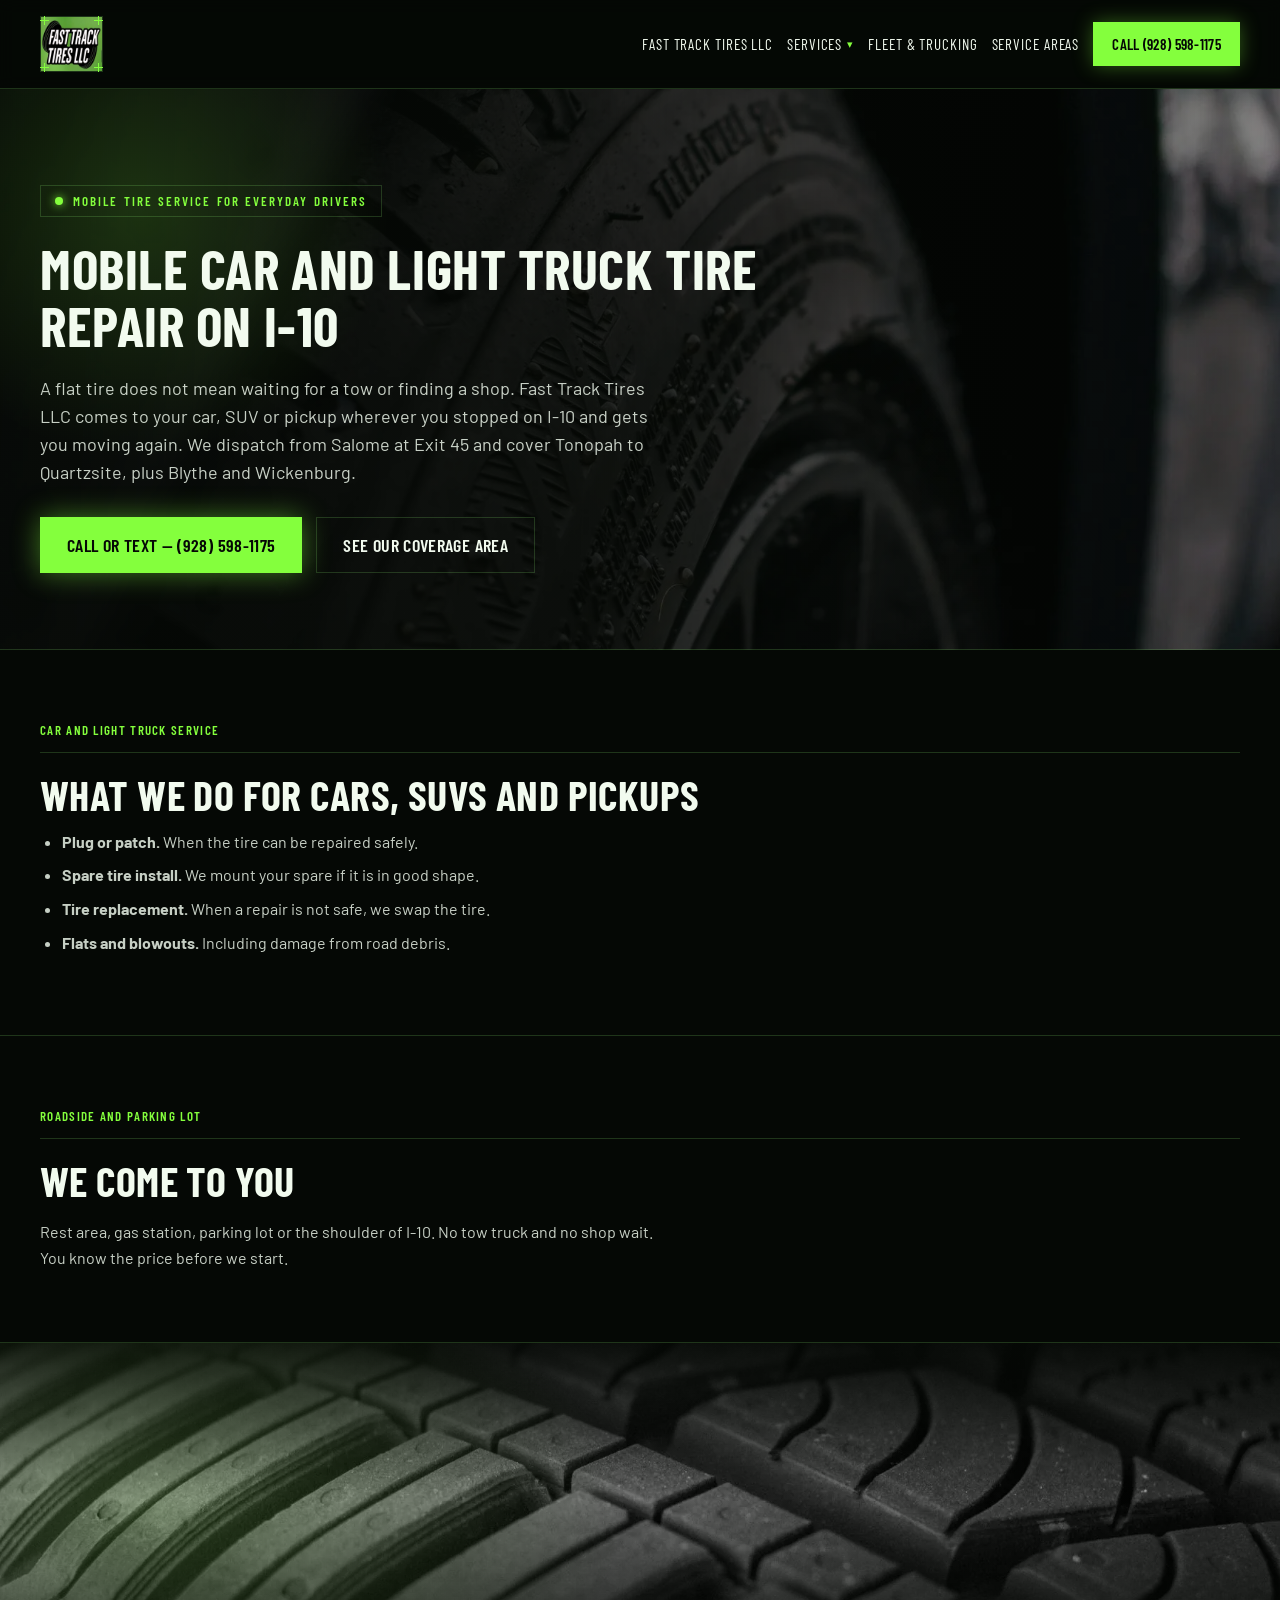
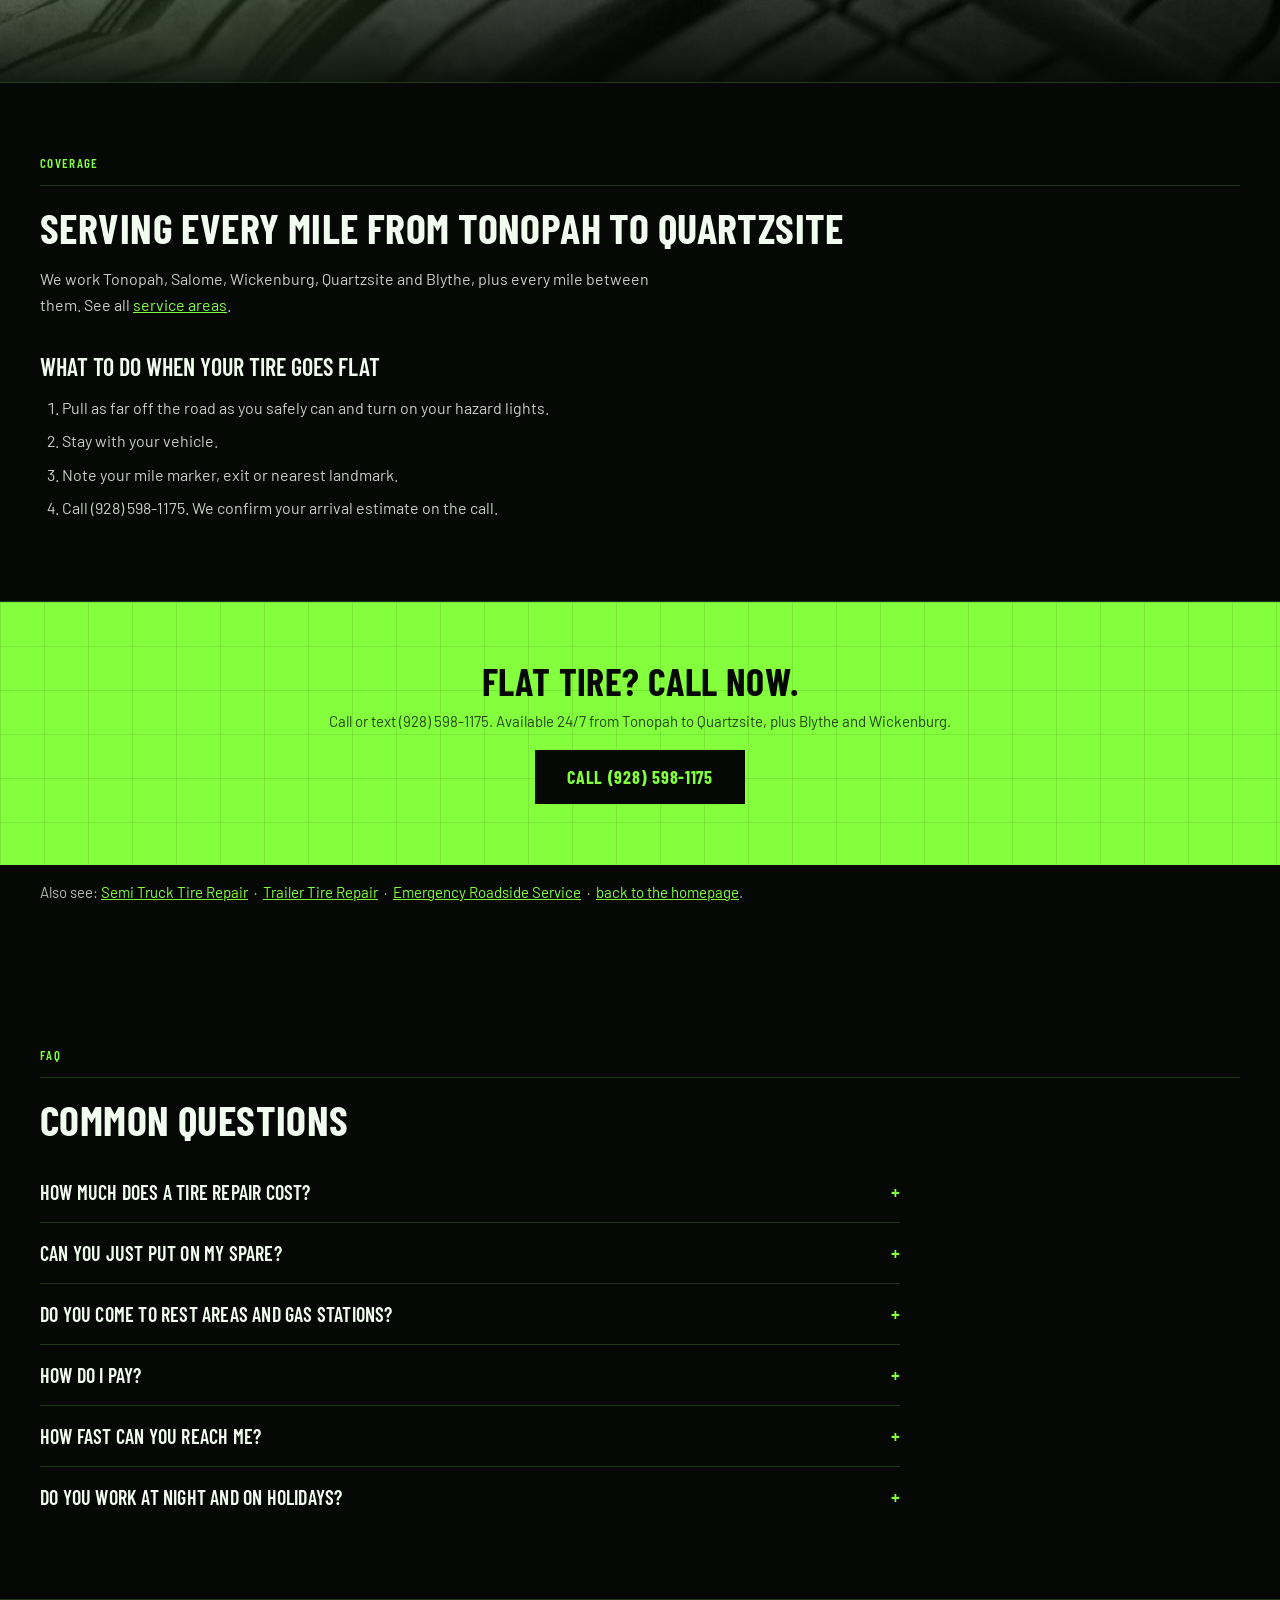
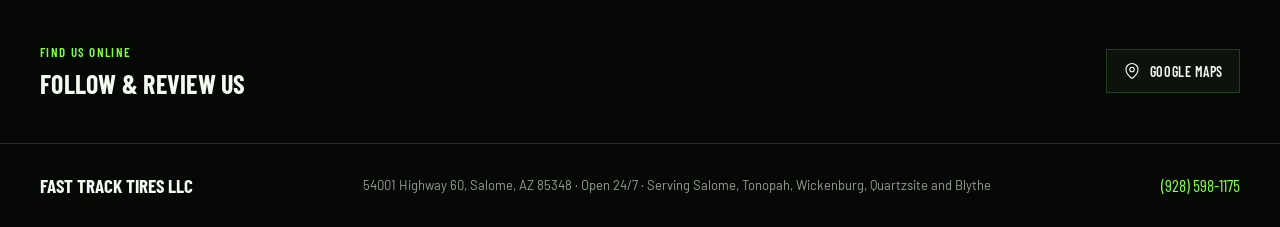
<file: car-light-truck-tire-repair.html>
<!DOCTYPE html>
<html lang="en">
<head>
<meta charset="utf-8">
<title>Car Tire Repair Salome, AZ | Fast Track Tires</title>
<meta name="viewport" content="width=device-width, initial-scale=1">
<meta name="description" content="Flat tire on I-10? We come to you 24/7 for cars, SUVs and pickups from Tonopah to Quartzsite, plus Blythe and Wickenburg. Call (928) 598-1175.">
<link rel="canonical" href="https://fastracktires.com/car-light-truck-tire-repair.html">
<link rel="icon" href="/favicon.ico">
<link rel="stylesheet" href="/styles.css">
<link href="https://fonts.googleapis.com/css2?family=Barlow:wght@400;500;600&family=Barlow+Condensed:wght@500;600;700&display=swap" rel="stylesheet">
<meta property="og:title" content="Car Tire Repair Salome, AZ | Fast Track Tires">
<meta property="og:description" content="Flat tire on I-10? We come to you 24/7 for cars, SUVs and pickups from Tonopah to Quartzsite, plus Blythe and Wickenburg. Call (928) 598-1175.">
<meta property="og:image" content="https://fastracktires.com/assets/og-image.jpg">
<meta property="og:url" content="https://fastracktires.com/car-light-truck-tire-repair.html">
<meta property="og:type" content="website">
<meta name="twitter:card" content="summary_large_image">
<meta name="twitter:title" content="Car Tire Repair Salome, AZ | Fast Track Tires">
<meta name="twitter:description" content="Flat tire on I-10? We come to you 24/7 for cars, SUVs and pickups from Tonopah to Quartzsite, plus Blythe and Wickenburg. Call (928) 598-1175.">
<meta name="twitter:image" content="https://fastracktires.com/assets/og-image.jpg">
<!-- Google tag (gtag.js) -->
     <script async src="https://www.googletagmanager.com/gtag/js?id=G-QLPF2P8W8X"></script>
     <script>
            window.dataLayer = window.dataLayer || [];
            function gtag(){dataLayer.push(arguments);}
            gtag('js', new Date());

            gtag('config', 'G-QLPF2P8W8X');
     </script>
<script type="application/ld+json">
{
  "@context": "https://schema.org",
  "@type": "TireShop",
  "name": "Fast Track Tires LLC",
  "url": "https://fastracktires.com/car-light-truck-tire-repair.html",
  "logo": "https://fastracktires.com/assets/logo.jpg",
  "image": "https://fastracktires.com/assets/logo.jpg",
  "telephone": "+1-928-598-1175",
  "description": "24/7 mobile tire repair for cars, SUVs and pickups on I-10 from Tonopah to Quartzsite, Arizona, plus Blythe and Wickenburg.",
  "address": {
    "@type": "PostalAddress",
    "streetAddress": "54001 Highway 60",
    "addressLocality": "Salome",
    "addressRegion": "AZ",
    "postalCode": "85348",
    "addressCountry": "US"
  },
  "openingHoursSpecification": {
    "@type": "OpeningHoursSpecification",
    "dayOfWeek": [
      "Monday",
      "Tuesday",
      "Wednesday",
      "Thursday",
      "Friday",
      "Saturday",
      "Sunday"
    ],
    "opens": "00:00",
    "closes": "23:59"
  },
  "areaServed": [
    {
      "@type": "City",
      "name": "Salome, AZ"
    },
    {
      "@type": "City",
      "name": "Tonopah, AZ"
    },
    {
      "@type": "City",
      "name": "Wickenburg, AZ"
    },
    {
      "@type": "City",
      "name": "Quartzsite, AZ"
    },
    {
      "@type": "City",
      "name": "Blythe, CA"
    }
  ],
  "sameAs": [
    "https://maps.app.goo.gl/6Hu5cA9T5ayiqwSX6"
  ],
  "makesOffer": {
    "@type": "Offer",
    "itemOffered": {
      "@type": "Service",
      "name": "Car and light truck tire repair",
      "areaServed": "I-10 corridor, western Arizona"
    }
  }
}
</script>
<script type="application/ld+json">
{
  "@context": "https://schema.org",
  "@type": "FAQPage",
  "mainEntity": [
    {
      "@type": "Question",
      "name": "How much does a tire repair cost?",
      "acceptedAnswer": {
        "@type": "Answer",
        "text": "We quote you a clear price over the phone or on site before any work starts."
      }
    },
    {
      "@type": "Question",
      "name": "Can you just put on my spare?",
      "acceptedAnswer": {
        "@type": "Answer",
        "text": "Yes, if your spare is in good shape we can mount it quickly."
      }
    },
    {
      "@type": "Question",
      "name": "Do you come to rest areas and gas stations?",
      "acceptedAnswer": {
        "@type": "Answer",
        "text": "Yes, anywhere between Tonopah and Quartzsite, plus Blythe and Wickenburg."
      }
    },
    {
      "@type": "Question",
      "name": "How do I pay?",
      "acceptedAnswer": {
        "@type": "Answer",
        "text": "Cash or card, once the work is done."
      }
    },
    {
      "@type": "Question",
      "name": "How fast can you reach me?",
      "acceptedAnswer": {
        "@type": "Answer",
        "text": "Typical arrival is 30 to 45 minutes, depending on where you are and road conditions. We confirm the estimate when you call."
      }
    },
    {
      "@type": "Question",
      "name": "Do you work at night and on holidays?",
      "acceptedAnswer": {
        "@type": "Answer",
        "text": "Yes. We run 24 hours a day, seven days a week."
      }
    }
  ]
}
</script>
</head>
<body>
<div class="ftt" style="max-width:1280px;margin:0 auto;">
<nav class="navbar">
  <a class="logo-frame" href="/" aria-label="Fast Track Tires LLC — home">
    <span class="blueprint logo-blueprint"><i class="corner tl"></i><i class="corner tr"></i><i class="corner bl"></i><i class="corner br"></i><img class="logo" src="/assets/logo.jpg" alt="Fast Track Tires LLC logo" width="54" height="54"></span>
  </a>
  <div class="nav-spacer"></div>
  <a class="nav-link nav-brand-link" href="/">Fast Track Tires LLC</a>
  <details class="nav-dropdown">
    <summary aria-current="page">Services <span class="caret">&#9662;</span></summary>
    <div class="nav-dropdown-panel">
      <a href="/semi-truck-tire-repair.html">Semi Truck &amp; Big Rig Repair</a>
      <a href="/trailer-tire-repair.html">Trailer Tire Repair</a>
      <a href="/car-light-truck-tire-repair.html">Car &amp; Light Truck Repair</a>
      <a href="/emergency-roadside-tire-service.html">Emergency Roadside Service</a>
    </div>
  </details>
  <a class="nav-link " href="/fleet-trucking-services.html">Fleet &amp; Trucking</a>
  <a class="nav-link " href="/service-areas.html">Service Areas</a>
  <a href="tel:+19285981175" class="btn btn-primary nav-call">Call (928) 598-1175</a>
  <button type="button" class="nav-hamburger" aria-label="Open menu" aria-expanded="false" aria-controls="mobile-menu" onclick="document.getElementById('mobile-menu').classList.add('open');this.setAttribute('aria-expanded','true')">
    <svg width="20" height="20" viewBox="0 0 24 24" fill="none" stroke="currentColor" stroke-width="2" stroke-linecap="round"><line x1="3" y1="6" x2="21" y2="6"></line><line x1="3" y1="12" x2="21" y2="12"></line><line x1="3" y1="18" x2="21" y2="18"></line></svg>
  </button>
</nav>
<div class="nav-mobile-panel" id="mobile-menu">
  <button type="button" class="nav-hamburger nav-mobile-close" aria-label="Close menu" onclick="document.getElementById('mobile-menu').classList.remove('open')">
    <svg width="20" height="20" viewBox="0 0 24 24" fill="none" stroke="currentColor" stroke-width="2" stroke-linecap="round"><line x1="4" y1="4" x2="20" y2="20"></line><line x1="20" y1="4" x2="4" y2="20"></line></svg>
  </button>
  <a href="/">Fast Track Tires LLC</a>
  <a href="/semi-truck-tire-repair.html">Semi Truck &amp; Big Rig Repair</a>
  <a href="/trailer-tire-repair.html">Trailer Tire Repair</a>
  <a href="/car-light-truck-tire-repair.html">Car &amp; Light Truck Repair</a>
  <a href="/emergency-roadside-tire-service.html">Emergency Roadside Service</a>
  <a href="/fleet-trucking-services.html">Fleet &amp; Trucking</a>
  <a href="/service-areas.html">Service Areas</a>
  <a href="tel:+19285981175">Call (928) 598-1175</a>
</div>
<script>
document.addEventListener('click', function(e) {
  document.querySelectorAll('.nav-dropdown[open]').forEach(function(d) {
    if (!d.contains(e.target)) d.removeAttribute('open');
  });
});
document.addEventListener('keydown', function(e) {
  if (e.key === 'Escape') {
    document.querySelectorAll('.nav-dropdown[open]').forEach(function(d) { d.removeAttribute('open'); });
    var panel = document.getElementById('mobile-menu');
    if (panel) panel.classList.remove('open');
  }
});
</script>
<section class="hero" style="position:relative;overflow:hidden;padding:96px 40px 76px;border-bottom:1px solid var(--color-divider);background:linear-gradient(92deg,rgba(5,8,5,.96) 0%,rgba(5,8,5,.88) 44%,rgba(5,8,5,.48) 100%),image-set(url('/assets/tire-sidewall.webp') type('image/webp'), url('/assets/tire-sidewall.jpg') type('image/jpeg')) center right/cover no-repeat;">
    <div style="position:absolute;top:-140px;left:-120px;width:520px;height:520px;background:radial-gradient(circle,rgba(132,255,61,.16),transparent 68%);pointer-events:none;"></div>
    <div class="hero-inner" style="position:relative;max-width:820px;">
      <div style="display:inline-flex;align-items:center;gap:10px;font-family:var(--font-heading);font-size:13px;font-weight:600;letter-spacing:.16em;text-transform:uppercase;color:var(--color-accent);border:1px solid var(--color-divider);padding:7px 14px;">
        <span style="width:8px;height:8px;border-radius:50%;background:var(--color-accent);box-shadow:0 0 10px var(--color-accent);"></span>
        Mobile tire service for everyday drivers
      </div>
      <h1 style="font-family:var(--font-heading);font-weight:700;font-size:56px;line-height:1.02;letter-spacing:.01em;text-transform:uppercase;margin:22px 0 0;">Mobile Car and Light Truck Tire Repair on <span style="white-space:nowrap;">I-10</span></h1>
      <p style="font-family:var(--font-body);font-size:18px;line-height:1.55;max-width:62ch;margin:22px 0 0;color:color-mix(in srgb,var(--color-text) 82%,transparent);">A flat tire does not mean waiting for a tow or finding a shop. Fast Track Tires LLC comes to your car, SUV or pickup wherever you stopped on I-10 and gets you moving again. We dispatch from Salome at Exit 45 and cover Tonopah to Quartzsite, plus Blythe and Wickenburg.</p>
      <div style="display:flex;gap:14px;flex-wrap:wrap;margin-top:30px;">
        <a href="tel:+19285981175" class="btn btn-primary" style="text-decoration:none;font-size:18px;padding:16px 26px;font-family:var(--font-heading);font-weight:600;box-shadow:0 0 28px rgba(132,255,61,.45);min-height:44px;">Call or text &mdash; (928) 598-1175</a>
        <a href="/service-areas.html" class="btn" style="text-decoration:none;font-size:18px;padding:16px 26px;font-family:var(--font-heading);font-weight:600;min-height:44px;">See our coverage area</a>
      </div>
    </div>
  </section>
<section style="padding:72px 40px;border-bottom:1px solid var(--color-divider);">
    <div class="kicker">Car and light truck service</div>
    <hr class="rule">
    <h2 style="font-family:var(--font-heading);font-weight:700;font-size:42px;line-height:1;letter-spacing:.01em;text-transform:uppercase;margin:0;">What we do for cars, SUVs and pickups</h2>
<ul style="max-width:70ch;padding-left:22px;margin:14px 0 0;"><li style="font-family:var(--font-body);font-size:16px;line-height:1.6;margin:8px 0;color:color-mix(in srgb,var(--color-text) 82%,transparent);"><strong>Plug or patch.</strong> When the tire can be repaired safely.</li><li style="font-family:var(--font-body);font-size:16px;line-height:1.6;margin:8px 0;color:color-mix(in srgb,var(--color-text) 82%,transparent);"><strong>Spare tire install.</strong> We mount your spare if it is in good shape.</li><li style="font-family:var(--font-body);font-size:16px;line-height:1.6;margin:8px 0;color:color-mix(in srgb,var(--color-text) 82%,transparent);"><strong>Tire replacement.</strong> When a repair is not safe, we swap the tire.</li><li style="font-family:var(--font-body);font-size:16px;line-height:1.6;margin:8px 0;color:color-mix(in srgb,var(--color-text) 82%,transparent);"><strong>Flats and blowouts.</strong> Including damage from road debris.</li></ul>
  </section>
<section style="padding:72px 40px;border-bottom:1px solid var(--color-divider);">
    <div class="kicker">Roadside and parking lot</div>
    <hr class="rule">
    <h2 style="font-family:var(--font-heading);font-weight:700;font-size:42px;line-height:1;letter-spacing:.01em;text-transform:uppercase;margin:0;">We come to you</h2>
<p style="font-family:var(--font-body);font-size:16px;line-height:1.6;max-width:70ch;margin:18px 0 0;color:color-mix(in srgb,var(--color-text) 82%,transparent);">Rest area, gas station, parking lot or the shoulder of I-10. No tow truck and no shop wait. You know the price before we start.</p>
  </section>
<section class="photo-band" style="position:relative;height:340px;border-bottom:1px solid var(--color-divider);background:linear-gradient(180deg,rgba(5,8,5,.94) 0%,rgba(5,8,5,.30) 46%,rgba(5,8,5,.94) 100%),image-set(url('/assets/tread-macro.webp') type('image/webp'), url('/assets/tread-macro.jpg') type('image/jpeg')) center/cover no-repeat;">
    <div style="position:absolute;inset:0;pointer-events:none;background:radial-gradient(60% 120% at 12% 50%,rgba(132,255,61,.14),transparent 62%);"></div>
  </section>
<section style="padding:72px 40px;border-bottom:1px solid var(--color-divider);">
    <div class="kicker">Coverage</div>
    <hr class="rule">
    <h2 style="font-family:var(--font-heading);font-weight:700;font-size:42px;line-height:1;letter-spacing:.01em;text-transform:uppercase;margin:0;">Serving every mile from Tonopah to Quartzsite</h2>
<p style="font-family:var(--font-body);font-size:16px;line-height:1.6;max-width:70ch;margin:18px 0 0;color:color-mix(in srgb,var(--color-text) 82%,transparent);">We work Tonopah, Salome, Wickenburg, Quartzsite and Blythe, plus every mile between them. See all <a href="/service-areas.html">service areas</a>.</p><h3 style="font-family:var(--font-heading);font-weight:600;font-size:24px;text-transform:uppercase;margin:34px 0 0;">What to do when your tire goes flat</h3><ol style="max-width:70ch;padding-left:22px;margin:14px 0 0;"><li style="font-family:var(--font-body);font-size:16px;line-height:1.6;margin:8px 0;color:color-mix(in srgb,var(--color-text) 82%,transparent);">Pull as far off the road as you safely can and turn on your hazard lights.</li><li style="font-family:var(--font-body);font-size:16px;line-height:1.6;margin:8px 0;color:color-mix(in srgb,var(--color-text) 82%,transparent);">Stay with your vehicle.</li><li style="font-family:var(--font-body);font-size:16px;line-height:1.6;margin:8px 0;color:color-mix(in srgb,var(--color-text) 82%,transparent);">Note your mile marker, exit or nearest landmark.</li><li style="font-family:var(--font-body);font-size:16px;line-height:1.6;margin:8px 0;color:color-mix(in srgb,var(--color-text) 82%,transparent);">Call (928) 598-1175. We confirm your arrival estimate on the call.</li></ol>
  </section>
<section style="position:relative;overflow:hidden;padding:60px 40px;background:var(--color-accent);color:#050805;text-align:center;border-bottom:1px solid var(--color-divider);">
    <div style="position:absolute;inset:0;pointer-events:none;background-image:linear-gradient(rgba(5,8,5,.09) 1px,transparent 1px),linear-gradient(90deg,rgba(5,8,5,.09) 1px,transparent 1px);background-size:44px 44px;"></div>
    <div style="position:relative;">
      <h2 style="font-family:var(--font-heading);font-weight:700;font-size:38px;line-height:1;letter-spacing:.01em;text-transform:uppercase;margin:0;">Flat tire? Call now.</h2>
      <p style="font-family:var(--font-body);font-size:15px;margin:12px 0 0;color:rgba(5,8,5,.75);">Call or text (928) 598-1175. Available 24/7 from Tonopah to Quartzsite, plus Blythe and Wickenburg.</p>
      <a href="tel:+19285981175" style="display:inline-block;margin-top:20px;font-family:var(--font-heading);font-weight:700;font-size:18px;text-transform:uppercase;letter-spacing:.04em;text-decoration:none;background:#050805;color:var(--color-accent);padding:16px 32px;min-height:44px;">Call (928) 598-1175</a>
    </div>
  </section>
<section style="padding:0 40px 56px;">
    <p style="font-family:var(--font-body);font-size:15px;line-height:1.6;color:color-mix(in srgb,var(--color-text) 74%,transparent);max-width:860px;">
      Also see: <a href="/semi-truck-tire-repair.html">Semi Truck Tire Repair</a> &nbsp;&middot;&nbsp; <a href="/trailer-tire-repair.html">Trailer Tire Repair</a> &nbsp;&middot;&nbsp; <a href="/emergency-roadside-tire-service.html">Emergency Roadside Service</a> &nbsp;&middot;&nbsp; <a href="/">back to the homepage</a>.
    </p>
  </section>
<section style="padding:72px 40px;">
    <div class="kicker">FAQ</div>
    <hr class="rule">
    <h2 style="font-family:var(--font-heading);font-weight:700;font-size:42px;line-height:1;letter-spacing:.01em;text-transform:uppercase;margin:0;">Common questions</h2>
    <div style="margin-top:22px;max-width:860px;">
      <details class="faq-item">
        <summary>How much does a tire repair cost? <span class="plus">+</span></summary>
        <p>We quote you a clear price over the phone or on site before any work starts.</p>
      </details>
      <details class="faq-item">
        <summary>Can you just put on my spare? <span class="plus">+</span></summary>
        <p>Yes, if your spare is in good shape we can mount it quickly.</p>
      </details>
      <details class="faq-item">
        <summary>Do you come to rest areas and gas stations? <span class="plus">+</span></summary>
        <p>Yes, anywhere between Tonopah and Quartzsite, plus Blythe and Wickenburg.</p>
      </details>
      <details class="faq-item">
        <summary>How do I pay? <span class="plus">+</span></summary>
        <p>Cash or card, once the work is done.</p>
      </details>
      <details class="faq-item">
        <summary>How fast can you reach me? <span class="plus">+</span></summary>
        <p>Typical arrival is 30 to 45 minutes, depending on where you are and road conditions. We confirm the estimate when you call.</p>
      </details>
      <details class="faq-item">
        <summary>Do you work at night and on holidays? <span class="plus">+</span></summary>
        <p>Yes. We run 24 hours a day, seven days a week.</p>
      </details>
    </div>
  </section>
<section class="footer-social">
  <div>
    <div class="footer-social-kicker">Find us online</div>
    <div class="footer-social-title">Follow &amp; review us</div>
  </div>
  <div class="footer-social-row">
      <a class="social-btn" href="https://maps.app.goo.gl/6Hu5cA9T5ayiqwSX6" target="_blank" rel="noopener" aria-label="Google Maps"><svg width="18" height="18" viewBox="0 0 24 24" fill="none" stroke="currentColor" stroke-width="1.5" stroke-linecap="round" stroke-linejoin="round"><path d="M20 10c0 6-8 12-8 12s-8-6-8-12a8 8 0 0 1 16 0Z"></path><circle cx="12" cy="10" r="3"></circle></svg>Google Maps</a>
  </div>
</section>
<footer class="site-footer">
  <span class="footer-brand">Fast Track Tires LLC</span>
  <span>54001 Highway 60, Salome, AZ 85348 &middot; Open 24/7 &middot; Serving Salome, Tonopah, Wickenburg, Quartzsite and Blythe</span>
  <a class="footer-phone" href="tel:+19285981175">(928) 598-1175</a>
</footer>
</div>
</body>
</html>
</file>
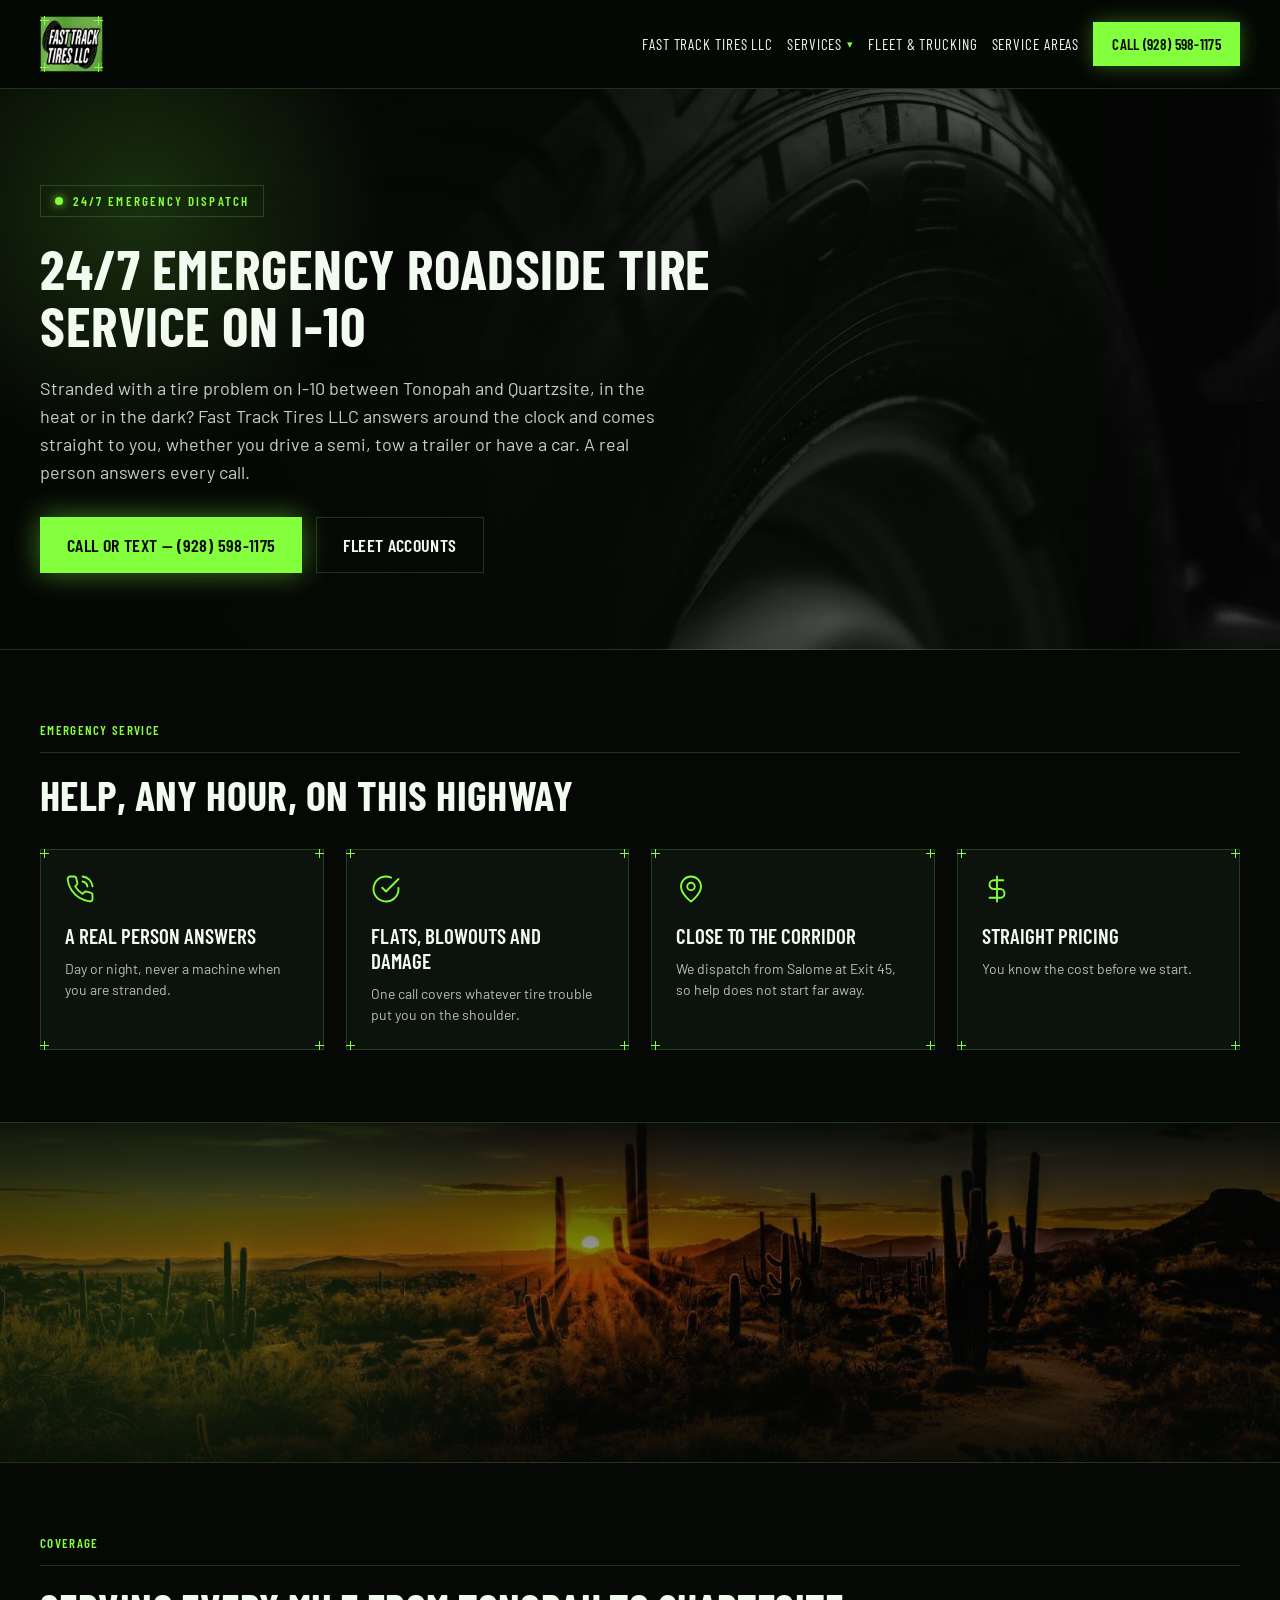
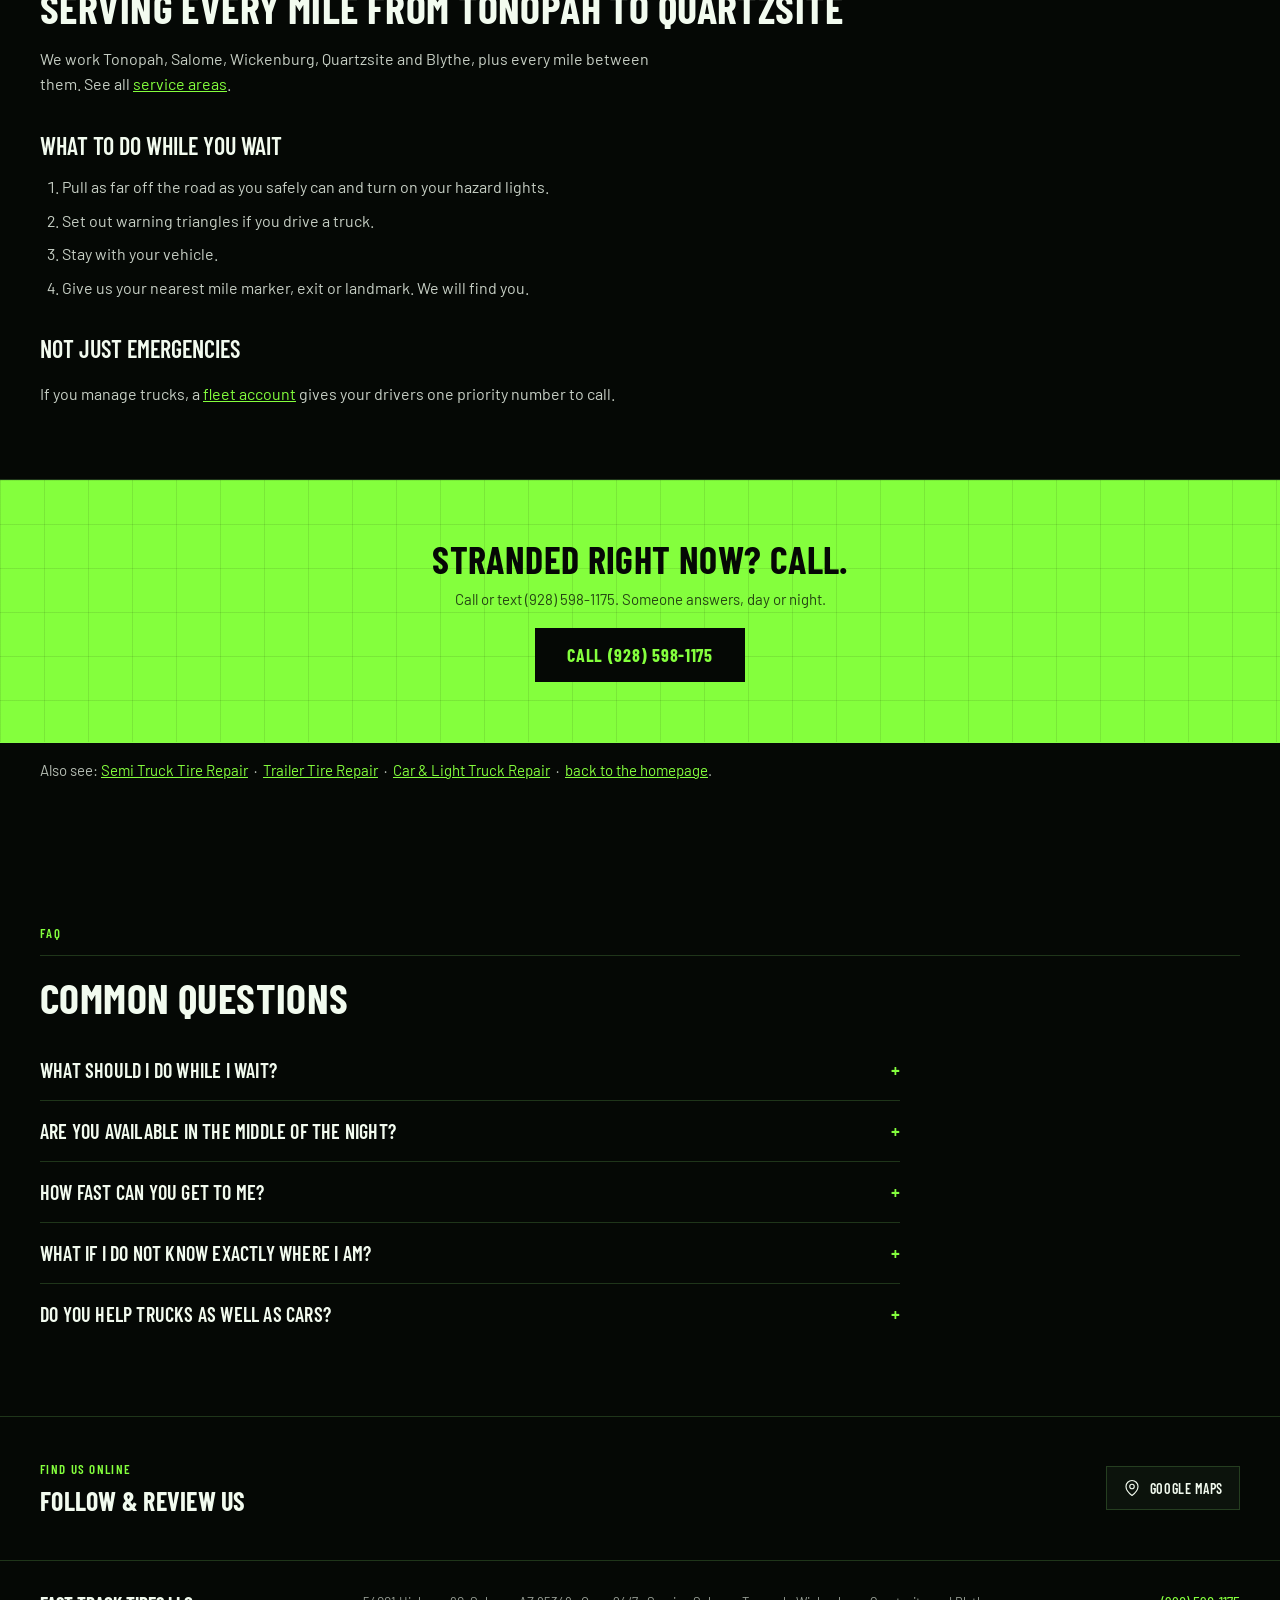
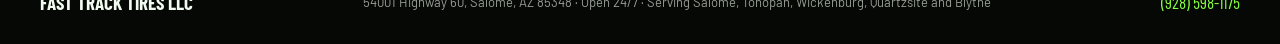
<file: emergency-roadside-tire-service.html>
<!DOCTYPE html>
<html lang="en">
<head>
<meta charset="utf-8">
<title>24/7 Emergency Tire Service on I-10 AZ | Fast Track Tires</title>
<meta name="viewport" content="width=device-width, initial-scale=1">
<meta name="description" content="Stranded on I-10? Fast Track Tires answers 24/7 and comes to you from Tonopah to Quartzsite, plus Blythe and Wickenburg. Call (928) 598-1175.">
<link rel="canonical" href="https://fastracktires.com/emergency-roadside-tire-service.html">
<link rel="icon" href="/favicon.ico">
<link rel="stylesheet" href="/styles.css">
<link href="https://fonts.googleapis.com/css2?family=Barlow:wght@400;500;600&family=Barlow+Condensed:wght@500;600;700&display=swap" rel="stylesheet">
<meta property="og:title" content="24/7 Emergency Tire Service on I-10 AZ | Fast Track Tires">
<meta property="og:description" content="Stranded on I-10? Fast Track Tires answers 24/7 and comes to you from Tonopah to Quartzsite, plus Blythe and Wickenburg. Call (928) 598-1175.">
<meta property="og:image" content="https://fastracktires.com/assets/og-image.jpg">
<meta property="og:url" content="https://fastracktires.com/emergency-roadside-tire-service.html">
<meta property="og:type" content="website">
<meta name="twitter:card" content="summary_large_image">
<meta name="twitter:title" content="24/7 Emergency Tire Service on I-10 AZ | Fast Track Tires">
<meta name="twitter:description" content="Stranded on I-10? Fast Track Tires answers 24/7 and comes to you from Tonopah to Quartzsite, plus Blythe and Wickenburg. Call (928) 598-1175.">
<meta name="twitter:image" content="https://fastracktires.com/assets/og-image.jpg">
<!-- Google tag (gtag.js) -->
     <script async src="https://www.googletagmanager.com/gtag/js?id=G-QLPF2P8W8X"></script>
     <script>
            window.dataLayer = window.dataLayer || [];
            function gtag(){dataLayer.push(arguments);}
            gtag('js', new Date());

            gtag('config', 'G-QLPF2P8W8X');
     </script>
<script type="application/ld+json">
{
  "@context": "https://schema.org",
  "@type": "TireShop",
  "name": "Fast Track Tires LLC",
  "url": "https://fastracktires.com/emergency-roadside-tire-service.html",
  "logo": "https://fastracktires.com/assets/logo.jpg",
  "image": "https://fastracktires.com/assets/logo.jpg",
  "telephone": "+1-928-598-1175",
  "description": "24/7 emergency roadside tire service on I-10 from Tonopah to Quartzsite, Arizona, plus Blythe and Wickenburg.",
  "address": {
    "@type": "PostalAddress",
    "streetAddress": "54001 Highway 60",
    "addressLocality": "Salome",
    "addressRegion": "AZ",
    "postalCode": "85348",
    "addressCountry": "US"
  },
  "openingHoursSpecification": {
    "@type": "OpeningHoursSpecification",
    "dayOfWeek": [
      "Monday",
      "Tuesday",
      "Wednesday",
      "Thursday",
      "Friday",
      "Saturday",
      "Sunday"
    ],
    "opens": "00:00",
    "closes": "23:59"
  },
  "areaServed": [
    {
      "@type": "City",
      "name": "Salome, AZ"
    },
    {
      "@type": "City",
      "name": "Tonopah, AZ"
    },
    {
      "@type": "City",
      "name": "Wickenburg, AZ"
    },
    {
      "@type": "City",
      "name": "Quartzsite, AZ"
    },
    {
      "@type": "City",
      "name": "Blythe, CA"
    }
  ],
  "sameAs": [
    "https://maps.app.goo.gl/6Hu5cA9T5ayiqwSX6"
  ],
  "makesOffer": {
    "@type": "Offer",
    "itemOffered": {
      "@type": "Service",
      "name": "Emergency roadside tire service",
      "areaServed": "I-10 corridor, western Arizona"
    }
  }
}
</script>
<script type="application/ld+json">
{
  "@context": "https://schema.org",
  "@type": "FAQPage",
  "mainEntity": [
    {
      "@type": "Question",
      "name": "What should I do while I wait?",
      "acceptedAnswer": {
        "@type": "Answer",
        "text": "Pull as far off the road as safely possible, turn on your hazard lights and stay with your vehicle. We call when we are close."
      }
    },
    {
      "@type": "Question",
      "name": "Are you available in the middle of the night?",
      "acceptedAnswer": {
        "@type": "Answer",
        "text": "Yes. Fast Track Tires LLC runs 24 hours a day, seven days a week, including holidays."
      }
    },
    {
      "@type": "Question",
      "name": "How fast can you get to me?",
      "acceptedAnswer": {
        "@type": "Answer",
        "text": "Typical arrival is 30 to 45 minutes, depending on your location and road conditions. We confirm the estimate when you call."
      }
    },
    {
      "@type": "Question",
      "name": "What if I do not know exactly where I am?",
      "acceptedAnswer": {
        "@type": "Answer",
        "text": "Give us the nearest mile marker, exit or landmark and we will find you."
      }
    },
    {
      "@type": "Question",
      "name": "Do you help trucks as well as cars?",
      "acceptedAnswer": {
        "@type": "Answer",
        "text": "Yes. We service semi trucks, trailers, cars, SUVs and pickups."
      }
    }
  ]
}
</script>
</head>
<body>
<div class="ftt" style="max-width:1280px;margin:0 auto;">
<nav class="navbar">
  <a class="logo-frame" href="/" aria-label="Fast Track Tires LLC — home">
    <span class="blueprint logo-blueprint"><i class="corner tl"></i><i class="corner tr"></i><i class="corner bl"></i><i class="corner br"></i><img class="logo" src="/assets/logo.jpg" alt="Fast Track Tires LLC logo" width="54" height="54"></span>
  </a>
  <div class="nav-spacer"></div>
  <a class="nav-link nav-brand-link" href="/">Fast Track Tires LLC</a>
  <details class="nav-dropdown">
    <summary aria-current="page">Services <span class="caret">&#9662;</span></summary>
    <div class="nav-dropdown-panel">
      <a href="/semi-truck-tire-repair.html">Semi Truck &amp; Big Rig Repair</a>
      <a href="/trailer-tire-repair.html">Trailer Tire Repair</a>
      <a href="/car-light-truck-tire-repair.html">Car &amp; Light Truck Repair</a>
      <a href="/emergency-roadside-tire-service.html">Emergency Roadside Service</a>
    </div>
  </details>
  <a class="nav-link " href="/fleet-trucking-services.html">Fleet &amp; Trucking</a>
  <a class="nav-link " href="/service-areas.html">Service Areas</a>
  <a href="tel:+19285981175" class="btn btn-primary nav-call">Call (928) 598-1175</a>
  <button type="button" class="nav-hamburger" aria-label="Open menu" aria-expanded="false" aria-controls="mobile-menu" onclick="document.getElementById('mobile-menu').classList.add('open');this.setAttribute('aria-expanded','true')">
    <svg width="20" height="20" viewBox="0 0 24 24" fill="none" stroke="currentColor" stroke-width="2" stroke-linecap="round"><line x1="3" y1="6" x2="21" y2="6"></line><line x1="3" y1="12" x2="21" y2="12"></line><line x1="3" y1="18" x2="21" y2="18"></line></svg>
  </button>
</nav>
<div class="nav-mobile-panel" id="mobile-menu">
  <button type="button" class="nav-hamburger nav-mobile-close" aria-label="Close menu" onclick="document.getElementById('mobile-menu').classList.remove('open')">
    <svg width="20" height="20" viewBox="0 0 24 24" fill="none" stroke="currentColor" stroke-width="2" stroke-linecap="round"><line x1="4" y1="4" x2="20" y2="20"></line><line x1="20" y1="4" x2="4" y2="20"></line></svg>
  </button>
  <a href="/">Fast Track Tires LLC</a>
  <a href="/semi-truck-tire-repair.html">Semi Truck &amp; Big Rig Repair</a>
  <a href="/trailer-tire-repair.html">Trailer Tire Repair</a>
  <a href="/car-light-truck-tire-repair.html">Car &amp; Light Truck Repair</a>
  <a href="/emergency-roadside-tire-service.html">Emergency Roadside Service</a>
  <a href="/fleet-trucking-services.html">Fleet &amp; Trucking</a>
  <a href="/service-areas.html">Service Areas</a>
  <a href="tel:+19285981175">Call (928) 598-1175</a>
</div>
<script>
document.addEventListener('click', function(e) {
  document.querySelectorAll('.nav-dropdown[open]').forEach(function(d) {
    if (!d.contains(e.target)) d.removeAttribute('open');
  });
});
document.addEventListener('keydown', function(e) {
  if (e.key === 'Escape') {
    document.querySelectorAll('.nav-dropdown[open]').forEach(function(d) { d.removeAttribute('open'); });
    var panel = document.getElementById('mobile-menu');
    if (panel) panel.classList.remove('open');
  }
});
</script>
<section class="hero" style="position:relative;overflow:hidden;padding:96px 40px 76px;border-bottom:1px solid var(--color-divider);background:linear-gradient(92deg,rgba(5,8,5,.96) 0%,rgba(5,8,5,.88) 44%,rgba(5,8,5,.48) 100%),image-set(url('/assets/tire-dark.webp') type('image/webp'), url('/assets/tire-dark.jpg') type('image/jpeg')) center right/cover no-repeat;">
    <div style="position:absolute;top:-140px;left:-120px;width:520px;height:520px;background:radial-gradient(circle,rgba(132,255,61,.16),transparent 68%);pointer-events:none;"></div>
    <div class="hero-inner" style="position:relative;max-width:820px;">
      <div style="display:inline-flex;align-items:center;gap:10px;font-family:var(--font-heading);font-size:13px;font-weight:600;letter-spacing:.16em;text-transform:uppercase;color:var(--color-accent);border:1px solid var(--color-divider);padding:7px 14px;">
        <span style="width:8px;height:8px;border-radius:50%;background:var(--color-accent);box-shadow:0 0 10px var(--color-accent);"></span>
        24/7 emergency dispatch
      </div>
      <h1 style="font-family:var(--font-heading);font-weight:700;font-size:56px;line-height:1.02;letter-spacing:.01em;text-transform:uppercase;margin:22px 0 0;">24/7 Emergency Roadside Tire Service on <span style="white-space:nowrap;">I-10</span></h1>
      <p style="font-family:var(--font-body);font-size:18px;line-height:1.55;max-width:62ch;margin:22px 0 0;color:color-mix(in srgb,var(--color-text) 82%,transparent);">Stranded with a tire problem on I-10 between Tonopah and Quartzsite, in the heat or in the dark? Fast Track Tires LLC answers around the clock and comes straight to you, whether you drive a semi, tow a trailer or have a car. A real person answers every call.</p>
      <div style="display:flex;gap:14px;flex-wrap:wrap;margin-top:30px;">
        <a href="tel:+19285981175" class="btn btn-primary" style="text-decoration:none;font-size:18px;padding:16px 26px;font-family:var(--font-heading);font-weight:600;box-shadow:0 0 28px rgba(132,255,61,.45);min-height:44px;">Call or text &mdash; (928) 598-1175</a>
        <a href="/fleet-trucking-services.html" class="btn" style="text-decoration:none;font-size:18px;padding:16px 26px;font-family:var(--font-heading);font-weight:600;min-height:44px;">Fleet accounts</a>
      </div>
    </div>
  </section>
<section style="padding:72px 40px;border-bottom:1px solid var(--color-divider);">
    <div class="kicker">Emergency service</div>
    <hr class="rule">
    <h2 style="font-family:var(--font-heading);font-weight:700;font-size:42px;line-height:1;letter-spacing:.01em;text-transform:uppercase;margin:0;">Help, any hour, on this highway</h2>
    <div class="grid4">
      <div class="blueprint" style="border:1px solid var(--color-divider);padding:24px;background:var(--color-surface);">
        <i class="corner tl"></i><i class="corner tr"></i><i class="corner bl"></i><i class="corner br"></i>
        <div style="color:var(--color-accent);"><svg width="30" height="30" viewBox="0 0 24 24" fill="none" stroke="currentColor" stroke-width="1.5" stroke-linecap="round" stroke-linejoin="round"><path d="M14.05 2a9 9 0 0 1 8 7.94"></path><path d="M14.05 6A5 5 0 0 1 18 10"></path><path d="M22 16.92v3a2 2 0 0 1-2.18 2 19.79 19.79 0 0 1-8.63-3.07 19.5 19.5 0 0 1-6-6 19.79 19.79 0 0 1-3.07-8.67A2 2 0 0 1 4.11 2h3a2 2 0 0 1 2 1.72 12.84 12.84 0 0 0 .7 2.81 2 2 0 0 1-.45 2.11L8.09 9.91a16 16 0 0 0 6 6l1.27-1.27a2 2 0 0 1 2.11-.45 12.84 12.84 0 0 0 2.81.7A2 2 0 0 1 22 16.92z"></path></svg></div>
        <h3 style="font-family:var(--font-heading);font-weight:600;font-size:21px;text-transform:uppercase;margin:16px 0 0;">A real person answers</h3>
        <p style="font-family:var(--font-body);font-size:14px;line-height:1.5;margin:10px 0 0;color:color-mix(in srgb,var(--color-text) 74%,transparent);">Day or night, never a machine when you are stranded.</p>
      </div>
      <div class="blueprint" style="border:1px solid var(--color-divider);padding:24px;background:var(--color-surface);">
        <i class="corner tl"></i><i class="corner tr"></i><i class="corner bl"></i><i class="corner br"></i>
        <div style="color:var(--color-accent);"><svg width="30" height="30" viewBox="0 0 24 24" fill="none" stroke="currentColor" stroke-width="1.5" stroke-linecap="round" stroke-linejoin="round"><path d="M22 11.08V12a10 10 0 1 1-5.93-9.14"></path><path d="m9 11 3 3L22 4"></path></svg></div>
        <h3 style="font-family:var(--font-heading);font-weight:600;font-size:21px;text-transform:uppercase;margin:16px 0 0;">Flats, blowouts and damage</h3>
        <p style="font-family:var(--font-body);font-size:14px;line-height:1.5;margin:10px 0 0;color:color-mix(in srgb,var(--color-text) 74%,transparent);">One call covers whatever tire trouble put you on the shoulder.</p>
      </div>
      <div class="blueprint" style="border:1px solid var(--color-divider);padding:24px;background:var(--color-surface);">
        <i class="corner tl"></i><i class="corner tr"></i><i class="corner bl"></i><i class="corner br"></i>
        <div style="color:var(--color-accent);"><svg width="30" height="30" viewBox="0 0 24 24" fill="none" stroke="currentColor" stroke-width="1.5" stroke-linecap="round" stroke-linejoin="round"><path d="M20 10c0 6-8 12-8 12s-8-6-8-12a8 8 0 0 1 16 0Z"></path><circle cx="12" cy="10" r="3"></circle></svg></div>
        <h3 style="font-family:var(--font-heading);font-weight:600;font-size:21px;text-transform:uppercase;margin:16px 0 0;">Close to the corridor</h3>
        <p style="font-family:var(--font-body);font-size:14px;line-height:1.5;margin:10px 0 0;color:color-mix(in srgb,var(--color-text) 74%,transparent);">We dispatch from Salome at Exit 45, so help does not start far away.</p>
      </div>
      <div class="blueprint" style="border:1px solid var(--color-divider);padding:24px;background:var(--color-surface);">
        <i class="corner tl"></i><i class="corner tr"></i><i class="corner bl"></i><i class="corner br"></i>
        <div style="color:var(--color-accent);"><svg width="30" height="30" viewBox="0 0 24 24" fill="none" stroke="currentColor" stroke-width="1.5" stroke-linecap="round" stroke-linejoin="round"><line x1="12" x2="12" y1="2" y2="22"></line><path d="M17 5H9.5a3.5 3.5 0 0 0 0 7h5a3.5 3.5 0 0 1 0 7H6"></path></svg></div>
        <h3 style="font-family:var(--font-heading);font-weight:600;font-size:21px;text-transform:uppercase;margin:16px 0 0;">Straight pricing</h3>
        <p style="font-family:var(--font-body);font-size:14px;line-height:1.5;margin:10px 0 0;color:color-mix(in srgb,var(--color-text) 74%,transparent);">You know the cost before we start.</p>
      </div>
    </div>
  </section>
<section class="photo-band" style="position:relative;height:340px;border-bottom:1px solid var(--color-divider);background:linear-gradient(180deg,rgba(5,8,5,.94) 0%,rgba(5,8,5,.30) 46%,rgba(5,8,5,.94) 100%),image-set(url('/assets/desert-road-sunset.webp') type('image/webp'), url('/assets/desert-road-sunset.jpg') type('image/jpeg')) center/cover no-repeat;">
    <div style="position:absolute;inset:0;pointer-events:none;background:radial-gradient(60% 120% at 12% 50%,rgba(132,255,61,.14),transparent 62%);"></div>
  </section>
<section style="padding:72px 40px;border-bottom:1px solid var(--color-divider);">
    <div class="kicker">Coverage</div>
    <hr class="rule">
    <h2 style="font-family:var(--font-heading);font-weight:700;font-size:42px;line-height:1;letter-spacing:.01em;text-transform:uppercase;margin:0;">Serving every mile from Tonopah to Quartzsite</h2>
<p style="font-family:var(--font-body);font-size:16px;line-height:1.6;max-width:70ch;margin:18px 0 0;color:color-mix(in srgb,var(--color-text) 82%,transparent);">We work Tonopah, Salome, Wickenburg, Quartzsite and Blythe, plus every mile between them. See all <a href="/service-areas.html">service areas</a>.</p><h3 style="font-family:var(--font-heading);font-weight:600;font-size:24px;text-transform:uppercase;margin:34px 0 0;">What to do while you wait</h3><ol style="max-width:70ch;padding-left:22px;margin:14px 0 0;"><li style="font-family:var(--font-body);font-size:16px;line-height:1.6;margin:8px 0;color:color-mix(in srgb,var(--color-text) 82%,transparent);">Pull as far off the road as you safely can and turn on your hazard lights.</li><li style="font-family:var(--font-body);font-size:16px;line-height:1.6;margin:8px 0;color:color-mix(in srgb,var(--color-text) 82%,transparent);">Set out warning triangles if you drive a truck.</li><li style="font-family:var(--font-body);font-size:16px;line-height:1.6;margin:8px 0;color:color-mix(in srgb,var(--color-text) 82%,transparent);">Stay with your vehicle.</li><li style="font-family:var(--font-body);font-size:16px;line-height:1.6;margin:8px 0;color:color-mix(in srgb,var(--color-text) 82%,transparent);">Give us your nearest mile marker, exit or landmark. We will find you.</li></ol><h3 style="font-family:var(--font-heading);font-weight:600;font-size:24px;text-transform:uppercase;margin:34px 0 0;">Not just emergencies</h3><p style="font-family:var(--font-body);font-size:16px;line-height:1.6;max-width:70ch;margin:18px 0 0;color:color-mix(in srgb,var(--color-text) 82%,transparent);">If you manage trucks, a <a href="/fleet-trucking-services.html">fleet account</a> gives your drivers one priority number to call.</p>
  </section>
<section style="position:relative;overflow:hidden;padding:60px 40px;background:var(--color-accent);color:#050805;text-align:center;border-bottom:1px solid var(--color-divider);">
    <div style="position:absolute;inset:0;pointer-events:none;background-image:linear-gradient(rgba(5,8,5,.09) 1px,transparent 1px),linear-gradient(90deg,rgba(5,8,5,.09) 1px,transparent 1px);background-size:44px 44px;"></div>
    <div style="position:relative;">
      <h2 style="font-family:var(--font-heading);font-weight:700;font-size:38px;line-height:1;letter-spacing:.01em;text-transform:uppercase;margin:0;">Stranded right now? Call.</h2>
      <p style="font-family:var(--font-body);font-size:15px;margin:12px 0 0;color:rgba(5,8,5,.75);">Call or text (928) 598-1175. Someone answers, day or night.</p>
      <a href="tel:+19285981175" style="display:inline-block;margin-top:20px;font-family:var(--font-heading);font-weight:700;font-size:18px;text-transform:uppercase;letter-spacing:.04em;text-decoration:none;background:#050805;color:var(--color-accent);padding:16px 32px;min-height:44px;">Call (928) 598-1175</a>
    </div>
  </section>
<section style="padding:0 40px 56px;">
    <p style="font-family:var(--font-body);font-size:15px;line-height:1.6;color:color-mix(in srgb,var(--color-text) 74%,transparent);max-width:860px;">
      Also see: <a href="/semi-truck-tire-repair.html">Semi Truck Tire Repair</a> &nbsp;&middot;&nbsp; <a href="/trailer-tire-repair.html">Trailer Tire Repair</a> &nbsp;&middot;&nbsp; <a href="/car-light-truck-tire-repair.html">Car &amp; Light Truck Repair</a> &nbsp;&middot;&nbsp; <a href="/">back to the homepage</a>.
    </p>
  </section>
<section style="padding:72px 40px;">
    <div class="kicker">FAQ</div>
    <hr class="rule">
    <h2 style="font-family:var(--font-heading);font-weight:700;font-size:42px;line-height:1;letter-spacing:.01em;text-transform:uppercase;margin:0;">Common questions</h2>
    <div style="margin-top:22px;max-width:860px;">
      <details class="faq-item">
        <summary>What should I do while I wait? <span class="plus">+</span></summary>
        <p>Pull as far off the road as safely possible, turn on your hazard lights and stay with your vehicle. We call when we are close.</p>
      </details>
      <details class="faq-item">
        <summary>Are you available in the middle of the night? <span class="plus">+</span></summary>
        <p>Yes. Fast Track Tires LLC runs 24 hours a day, seven days a week, including holidays.</p>
      </details>
      <details class="faq-item">
        <summary>How fast can you get to me? <span class="plus">+</span></summary>
        <p>Typical arrival is 30 to 45 minutes, depending on your location and road conditions. We confirm the estimate when you call.</p>
      </details>
      <details class="faq-item">
        <summary>What if I do not know exactly where I am? <span class="plus">+</span></summary>
        <p>Give us the nearest mile marker, exit or landmark and we will find you.</p>
      </details>
      <details class="faq-item">
        <summary>Do you help trucks as well as cars? <span class="plus">+</span></summary>
        <p>Yes. We service semi trucks, trailers, cars, SUVs and pickups.</p>
      </details>
    </div>
  </section>
<section class="footer-social">
  <div>
    <div class="footer-social-kicker">Find us online</div>
    <div class="footer-social-title">Follow &amp; review us</div>
  </div>
  <div class="footer-social-row">
      <a class="social-btn" href="https://maps.app.goo.gl/6Hu5cA9T5ayiqwSX6" target="_blank" rel="noopener" aria-label="Google Maps"><svg width="18" height="18" viewBox="0 0 24 24" fill="none" stroke="currentColor" stroke-width="1.5" stroke-linecap="round" stroke-linejoin="round"><path d="M20 10c0 6-8 12-8 12s-8-6-8-12a8 8 0 0 1 16 0Z"></path><circle cx="12" cy="10" r="3"></circle></svg>Google Maps</a>
  </div>
</section>
<footer class="site-footer">
  <span class="footer-brand">Fast Track Tires LLC</span>
  <span>54001 Highway 60, Salome, AZ 85348 &middot; Open 24/7 &middot; Serving Salome, Tonopah, Wickenburg, Quartzsite and Blythe</span>
  <a class="footer-phone" href="tel:+19285981175">(928) 598-1175</a>
</footer>
</div>
</body>
</html>
</file>
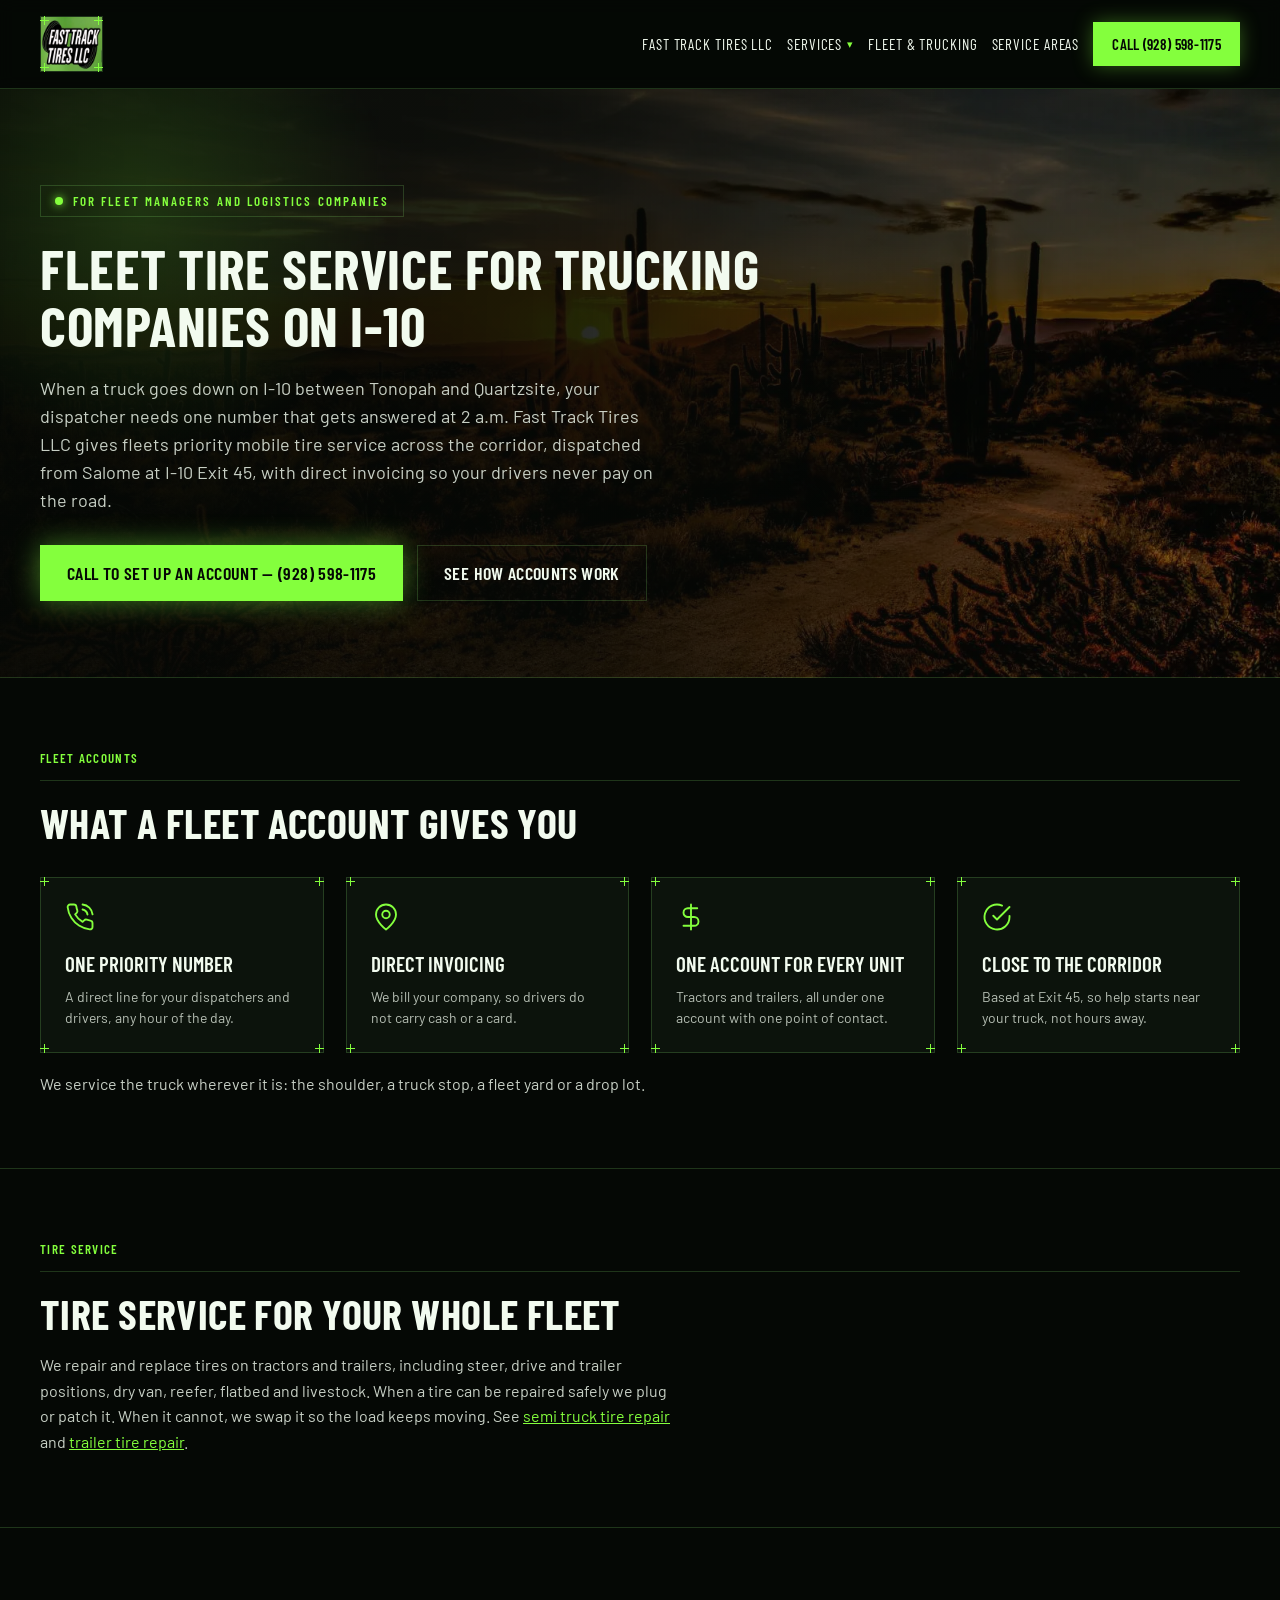
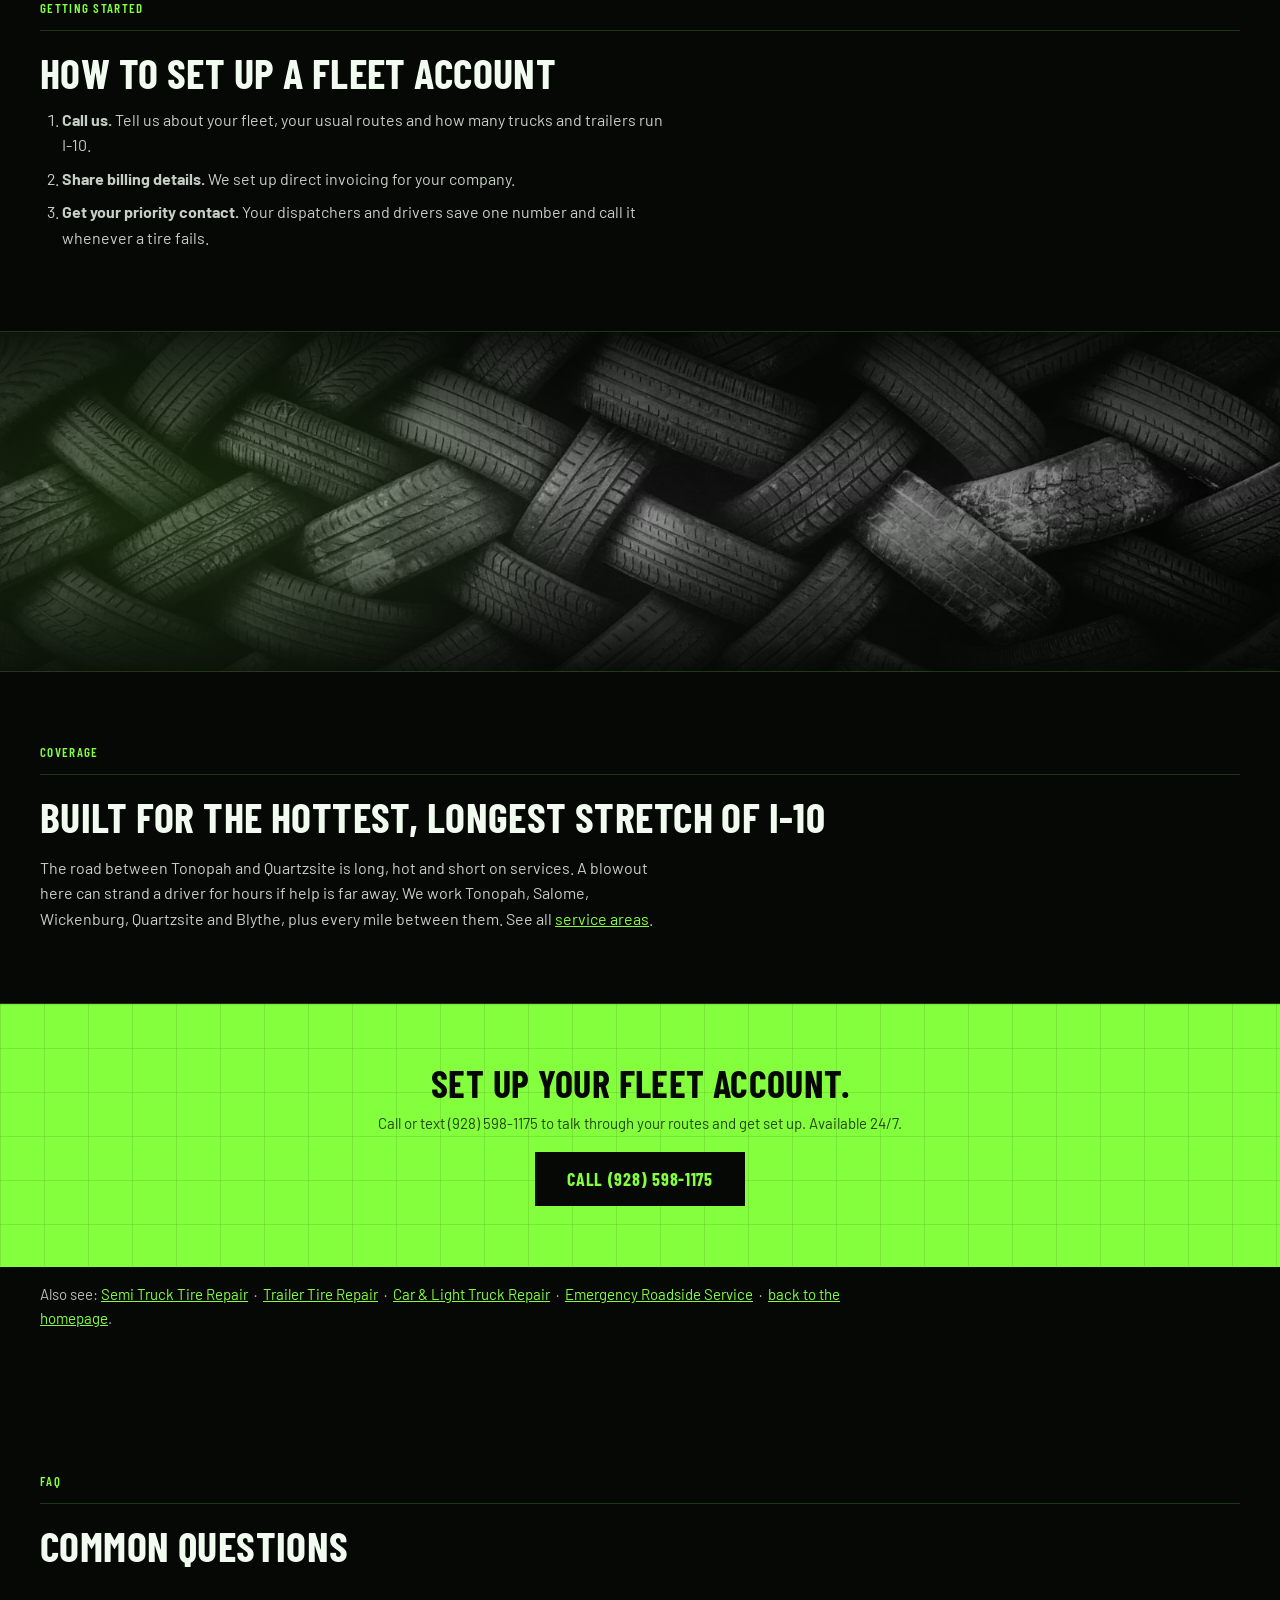
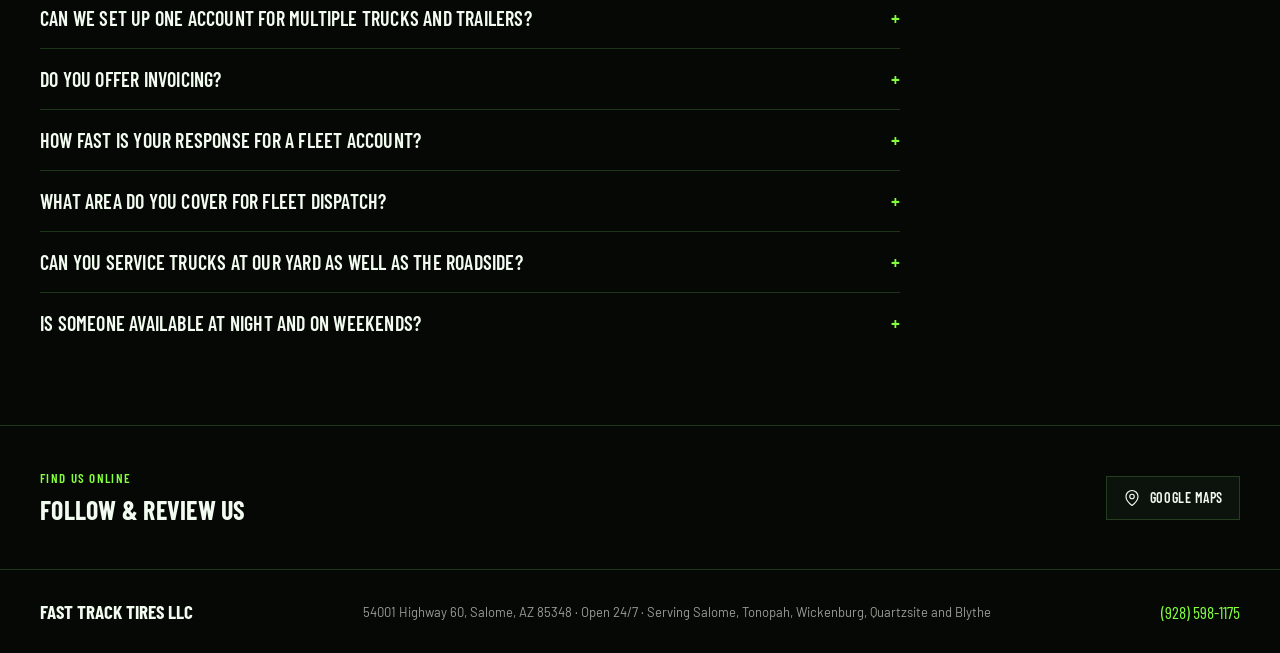
<file: fleet-trucking-services.html>
<!DOCTYPE html>
<html lang="en">
<head>
<meta charset="utf-8">
<title>Fleet Tire Service on I-10 in Arizona | Fast Track Tires</title>
<meta name="viewport" content="width=device-width, initial-scale=1">
<meta name="description" content="Priority mobile tire service for trucking and logistics fleets on I-10 from Tonopah to Quartzsite. One number, direct invoicing. Call (928) 598-1175.">
<link rel="canonical" href="https://fastracktires.com/fleet-trucking-services.html">
<link rel="icon" href="/favicon.ico">
<link rel="stylesheet" href="/styles.css">
<link href="https://fonts.googleapis.com/css2?family=Barlow:wght@400;500;600&family=Barlow+Condensed:wght@500;600;700&display=swap" rel="stylesheet">
<meta property="og:title" content="Fleet Tire Service on I-10 in Arizona | Fast Track Tires">
<meta property="og:description" content="Priority mobile tire service for trucking and logistics fleets on I-10 from Tonopah to Quartzsite. One number, direct invoicing. Call (928) 598-1175.">
<meta property="og:image" content="https://fastracktires.com/assets/og-image.jpg">
<meta property="og:url" content="https://fastracktires.com/fleet-trucking-services.html">
<meta property="og:type" content="website">
<meta name="twitter:card" content="summary_large_image">
<meta name="twitter:title" content="Fleet Tire Service on I-10 in Arizona | Fast Track Tires">
<meta name="twitter:description" content="Priority mobile tire service for trucking and logistics fleets on I-10 from Tonopah to Quartzsite. One number, direct invoicing. Call (928) 598-1175.">
<meta name="twitter:image" content="https://fastracktires.com/assets/og-image.jpg">
<!-- Google tag (gtag.js) -->
     <script async src="https://www.googletagmanager.com/gtag/js?id=G-QLPF2P8W8X"></script>
     <script>
            window.dataLayer = window.dataLayer || [];
            function gtag(){dataLayer.push(arguments);}
            gtag('js', new Date());

            gtag('config', 'G-QLPF2P8W8X');
     </script>
<script type="application/ld+json">
{
  "@context": "https://schema.org",
  "@type": "TireShop",
  "name": "Fast Track Tires LLC",
  "url": "https://fastracktires.com/fleet-trucking-services.html",
  "logo": "https://fastracktires.com/assets/logo.jpg",
  "image": "https://fastracktires.com/assets/logo.jpg",
  "telephone": "+1-928-598-1175",
  "description": "Priority mobile tire service and direct invoicing for trucking and logistics fleets on I-10 from Tonopah to Quartzsite, Arizona, plus Blythe and Wickenburg.",
  "address": {
    "@type": "PostalAddress",
    "streetAddress": "54001 Highway 60",
    "addressLocality": "Salome",
    "addressRegion": "AZ",
    "postalCode": "85348",
    "addressCountry": "US"
  },
  "openingHoursSpecification": {
    "@type": "OpeningHoursSpecification",
    "dayOfWeek": [
      "Monday",
      "Tuesday",
      "Wednesday",
      "Thursday",
      "Friday",
      "Saturday",
      "Sunday"
    ],
    "opens": "00:00",
    "closes": "23:59"
  },
  "areaServed": [
    {
      "@type": "City",
      "name": "Salome, AZ"
    },
    {
      "@type": "City",
      "name": "Tonopah, AZ"
    },
    {
      "@type": "City",
      "name": "Wickenburg, AZ"
    },
    {
      "@type": "City",
      "name": "Quartzsite, AZ"
    },
    {
      "@type": "City",
      "name": "Blythe, CA"
    }
  ],
  "sameAs": [
    "https://maps.app.goo.gl/6Hu5cA9T5ayiqwSX6"
  ],
  "makesOffer": {
    "@type": "Offer",
    "itemOffered": {
      "@type": "Service",
      "name": "Fleet tire service",
      "areaServed": "I-10 corridor, western Arizona"
    }
  }
}
</script>
<script type="application/ld+json">
{
  "@context": "https://schema.org",
  "@type": "FAQPage",
  "mainEntity": [
    {
      "@type": "Question",
      "name": "Can we set up one account for multiple trucks and trailers?",
      "acceptedAnswer": {
        "@type": "Answer",
        "text": "Yes. One fleet account covers every truck and trailer in your operation, with a single point of contact for dispatch."
      }
    },
    {
      "@type": "Question",
      "name": "Do you offer invoicing?",
      "acceptedAnswer": {
        "@type": "Answer",
        "text": "Yes. Fleet accounts are set up with direct invoicing, so drivers do not need to pay on site."
      }
    },
    {
      "@type": "Question",
      "name": "How fast is your response for a fleet account?",
      "acceptedAnswer": {
        "@type": "Answer",
        "text": "Typical arrival is 30 to 45 minutes, depending on where the truck is on the corridor and road conditions. Call to talk through your routes."
      }
    },
    {
      "@type": "Question",
      "name": "What area do you cover for fleet dispatch?",
      "acceptedAnswer": {
        "@type": "Answer",
        "text": "I-10 from Tonopah to Quartzsite, plus Blythe and Wickenburg, dispatched from Salome near Exit 45."
      }
    },
    {
      "@type": "Question",
      "name": "Can you service trucks at our yard as well as the roadside?",
      "acceptedAnswer": {
        "@type": "Answer",
        "text": "Yes. We come to the shoulder, a truck stop, a fleet yard or a drop lot."
      }
    },
    {
      "@type": "Question",
      "name": "Is someone available at night and on weekends?",
      "acceptedAnswer": {
        "@type": "Answer",
        "text": "Yes. Fast Track Tires LLC runs 24 hours a day, seven days a week, and a real person answers the phone."
      }
    }
  ]
}
</script>
</head>
<body>
<div class="ftt" style="max-width:1280px;margin:0 auto;">
<nav class="navbar">
  <a class="logo-frame" href="/" aria-label="Fast Track Tires LLC — home">
    <span class="blueprint logo-blueprint"><i class="corner tl"></i><i class="corner tr"></i><i class="corner bl"></i><i class="corner br"></i><img class="logo" src="/assets/logo.jpg" alt="Fast Track Tires LLC logo" width="54" height="54"></span>
  </a>
  <div class="nav-spacer"></div>
  <a class="nav-link nav-brand-link" href="/">Fast Track Tires LLC</a>
  <details class="nav-dropdown">
    <summary>Services <span class="caret">&#9662;</span></summary>
    <div class="nav-dropdown-panel">
      <a href="/semi-truck-tire-repair.html">Semi Truck &amp; Big Rig Repair</a>
      <a href="/trailer-tire-repair.html">Trailer Tire Repair</a>
      <a href="/car-light-truck-tire-repair.html">Car &amp; Light Truck Repair</a>
      <a href="/emergency-roadside-tire-service.html">Emergency Roadside Service</a>
    </div>
  </details>
  <a class="nav-link " href="/fleet-trucking-services.html" aria-current="page">Fleet &amp; Trucking</a>
  <a class="nav-link " href="/service-areas.html">Service Areas</a>
  <a href="tel:+19285981175" class="btn btn-primary nav-call">Call (928) 598-1175</a>
  <button type="button" class="nav-hamburger" aria-label="Open menu" aria-expanded="false" aria-controls="mobile-menu" onclick="document.getElementById('mobile-menu').classList.add('open');this.setAttribute('aria-expanded','true')">
    <svg width="20" height="20" viewBox="0 0 24 24" fill="none" stroke="currentColor" stroke-width="2" stroke-linecap="round"><line x1="3" y1="6" x2="21" y2="6"></line><line x1="3" y1="12" x2="21" y2="12"></line><line x1="3" y1="18" x2="21" y2="18"></line></svg>
  </button>
</nav>
<div class="nav-mobile-panel" id="mobile-menu">
  <button type="button" class="nav-hamburger nav-mobile-close" aria-label="Close menu" onclick="document.getElementById('mobile-menu').classList.remove('open')">
    <svg width="20" height="20" viewBox="0 0 24 24" fill="none" stroke="currentColor" stroke-width="2" stroke-linecap="round"><line x1="4" y1="4" x2="20" y2="20"></line><line x1="20" y1="4" x2="4" y2="20"></line></svg>
  </button>
  <a href="/">Fast Track Tires LLC</a>
  <a href="/semi-truck-tire-repair.html">Semi Truck &amp; Big Rig Repair</a>
  <a href="/trailer-tire-repair.html">Trailer Tire Repair</a>
  <a href="/car-light-truck-tire-repair.html">Car &amp; Light Truck Repair</a>
  <a href="/emergency-roadside-tire-service.html">Emergency Roadside Service</a>
  <a href="/fleet-trucking-services.html">Fleet &amp; Trucking</a>
  <a href="/service-areas.html">Service Areas</a>
  <a href="tel:+19285981175">Call (928) 598-1175</a>
</div>
<script>
document.addEventListener('click', function(e) {
  document.querySelectorAll('.nav-dropdown[open]').forEach(function(d) {
    if (!d.contains(e.target)) d.removeAttribute('open');
  });
});
document.addEventListener('keydown', function(e) {
  if (e.key === 'Escape') {
    document.querySelectorAll('.nav-dropdown[open]').forEach(function(d) { d.removeAttribute('open'); });
    var panel = document.getElementById('mobile-menu');
    if (panel) panel.classList.remove('open');
  }
});
</script>
<section class="hero" style="position:relative;overflow:hidden;padding:96px 40px 76px;border-bottom:1px solid var(--color-divider);background:linear-gradient(92deg,rgba(5,8,5,.96) 0%,rgba(5,8,5,.86) 46%,rgba(5,8,5,.40) 100%),image-set(url('/assets/desert-road-sunset.webp') type('image/webp'), url('/assets/desert-road-sunset.jpg') type('image/jpeg')) center/cover no-repeat;">
    <div style="position:absolute;top:-140px;left:-120px;width:520px;height:520px;background:radial-gradient(circle,rgba(132,255,61,.16),transparent 68%);pointer-events:none;"></div>
    <div class="hero-inner" style="position:relative;max-width:820px;">
      <div style="display:inline-flex;align-items:center;gap:10px;font-family:var(--font-heading);font-size:13px;font-weight:600;letter-spacing:.16em;text-transform:uppercase;color:var(--color-accent);border:1px solid var(--color-divider);padding:7px 14px;">
        <span style="width:8px;height:8px;border-radius:50%;background:var(--color-accent);box-shadow:0 0 10px var(--color-accent);"></span>
        For fleet managers and logistics companies
      </div>
      <h1 style="font-family:var(--font-heading);font-weight:700;font-size:56px;line-height:1.02;letter-spacing:.01em;text-transform:uppercase;margin:22px 0 0;">Fleet Tire Service for Trucking Companies on <span style="white-space:nowrap;">I-10</span></h1>
      <p style="font-family:var(--font-body);font-size:18px;line-height:1.55;max-width:62ch;margin:22px 0 0;color:color-mix(in srgb,var(--color-text) 82%,transparent);">When a truck goes down on I-10 between Tonopah and Quartzsite, your dispatcher needs one number that gets answered at 2 a.m. Fast Track Tires LLC gives fleets priority mobile tire service across the corridor, dispatched from Salome at I-10 Exit 45, with direct invoicing so your drivers never pay on the road.</p>
      <div style="display:flex;gap:14px;flex-wrap:wrap;margin-top:30px;">
        <a href="tel:+19285981175" class="btn btn-primary" style="text-decoration:none;font-size:18px;padding:16px 26px;font-family:var(--font-heading);font-weight:600;box-shadow:0 0 28px rgba(132,255,61,.45);min-height:44px;">Call to set up an account &mdash; (928) 598-1175</a>
        <a href="#how-it-works" class="btn" style="text-decoration:none;font-size:18px;padding:16px 26px;font-family:var(--font-heading);font-weight:600;min-height:44px;">See how accounts work</a>
      </div>
    </div>
  </section>
<section style="padding:72px 40px;border-bottom:1px solid var(--color-divider);">
    <div class="kicker">Fleet accounts</div>
    <hr class="rule">
    <h2 style="font-family:var(--font-heading);font-weight:700;font-size:42px;line-height:1;letter-spacing:.01em;text-transform:uppercase;margin:0;">What a fleet account gives you</h2>
    <div class="grid4">
      <div class="blueprint" style="border:1px solid var(--color-divider);padding:24px;background:var(--color-surface);">
        <i class="corner tl"></i><i class="corner tr"></i><i class="corner bl"></i><i class="corner br"></i>
        <div style="color:var(--color-accent);"><svg width="30" height="30" viewBox="0 0 24 24" fill="none" stroke="currentColor" stroke-width="1.5" stroke-linecap="round" stroke-linejoin="round"><path d="M14.05 2a9 9 0 0 1 8 7.94"></path><path d="M14.05 6A5 5 0 0 1 18 10"></path><path d="M22 16.92v3a2 2 0 0 1-2.18 2 19.79 19.79 0 0 1-8.63-3.07 19.5 19.5 0 0 1-6-6 19.79 19.79 0 0 1-3.07-8.67A2 2 0 0 1 4.11 2h3a2 2 0 0 1 2 1.72 12.84 12.84 0 0 0 .7 2.81 2 2 0 0 1-.45 2.11L8.09 9.91a16 16 0 0 0 6 6l1.27-1.27a2 2 0 0 1 2.11-.45 12.84 12.84 0 0 0 2.81.7A2 2 0 0 1 22 16.92z"></path></svg></div>
        <h3 style="font-family:var(--font-heading);font-weight:600;font-size:21px;text-transform:uppercase;margin:16px 0 0;">One priority number</h3>
        <p style="font-family:var(--font-body);font-size:14px;line-height:1.5;margin:10px 0 0;color:color-mix(in srgb,var(--color-text) 74%,transparent);">A direct line for your dispatchers and drivers, any hour of the day.</p>
      </div>
      <div class="blueprint" style="border:1px solid var(--color-divider);padding:24px;background:var(--color-surface);">
        <i class="corner tl"></i><i class="corner tr"></i><i class="corner bl"></i><i class="corner br"></i>
        <div style="color:var(--color-accent);"><svg width="30" height="30" viewBox="0 0 24 24" fill="none" stroke="currentColor" stroke-width="1.5" stroke-linecap="round" stroke-linejoin="round"><path d="M20 10c0 6-8 12-8 12s-8-6-8-12a8 8 0 0 1 16 0Z"></path><circle cx="12" cy="10" r="3"></circle></svg></div>
        <h3 style="font-family:var(--font-heading);font-weight:600;font-size:21px;text-transform:uppercase;margin:16px 0 0;">Direct invoicing</h3>
        <p style="font-family:var(--font-body);font-size:14px;line-height:1.5;margin:10px 0 0;color:color-mix(in srgb,var(--color-text) 74%,transparent);">We bill your company, so drivers do not carry cash or a card.</p>
      </div>
      <div class="blueprint" style="border:1px solid var(--color-divider);padding:24px;background:var(--color-surface);">
        <i class="corner tl"></i><i class="corner tr"></i><i class="corner bl"></i><i class="corner br"></i>
        <div style="color:var(--color-accent);"><svg width="30" height="30" viewBox="0 0 24 24" fill="none" stroke="currentColor" stroke-width="1.5" stroke-linecap="round" stroke-linejoin="round"><line x1="12" x2="12" y1="2" y2="22"></line><path d="M17 5H9.5a3.5 3.5 0 0 0 0 7h5a3.5 3.5 0 0 1 0 7H6"></path></svg></div>
        <h3 style="font-family:var(--font-heading);font-weight:600;font-size:21px;text-transform:uppercase;margin:16px 0 0;">One account for every unit</h3>
        <p style="font-family:var(--font-body);font-size:14px;line-height:1.5;margin:10px 0 0;color:color-mix(in srgb,var(--color-text) 74%,transparent);">Tractors and trailers, all under one account with one point of contact.</p>
      </div>
      <div class="blueprint" style="border:1px solid var(--color-divider);padding:24px;background:var(--color-surface);">
        <i class="corner tl"></i><i class="corner tr"></i><i class="corner bl"></i><i class="corner br"></i>
        <div style="color:var(--color-accent);"><svg width="30" height="30" viewBox="0 0 24 24" fill="none" stroke="currentColor" stroke-width="1.5" stroke-linecap="round" stroke-linejoin="round"><path d="M22 11.08V12a10 10 0 1 1-5.93-9.14"></path><path d="m9 11 3 3L22 4"></path></svg></div>
        <h3 style="font-family:var(--font-heading);font-weight:600;font-size:21px;text-transform:uppercase;margin:16px 0 0;">Close to the corridor</h3>
        <p style="font-family:var(--font-body);font-size:14px;line-height:1.5;margin:10px 0 0;color:color-mix(in srgb,var(--color-text) 74%,transparent);">Based at Exit 45, so help starts near your truck, not hours away.</p>
      </div>
    </div>
    <p style="font-family:var(--font-body);font-size:16px;line-height:1.6;max-width:70ch;margin:18px 0 0;color:color-mix(in srgb,var(--color-text) 82%,transparent);">We service the truck wherever it is: the shoulder, a truck stop, a fleet yard or a drop lot.</p>
  </section>
<section style="padding:72px 40px;border-bottom:1px solid var(--color-divider);">
    <div class="kicker">Tire service</div>
    <hr class="rule">
    <h2 style="font-family:var(--font-heading);font-weight:700;font-size:42px;line-height:1;letter-spacing:.01em;text-transform:uppercase;margin:0;">Tire service for your whole fleet</h2>
    <p style="font-family:var(--font-body);font-size:16px;line-height:1.6;max-width:70ch;margin:18px 0 0;color:color-mix(in srgb,var(--color-text) 82%,transparent);">We repair and replace tires on tractors and trailers, including steer, drive and trailer positions, dry van, reefer, flatbed and livestock. When a tire can be repaired safely we plug or patch it. When it cannot, we swap it so the load keeps moving. See <a href="/semi-truck-tire-repair.html">semi truck tire repair</a> and <a href="/trailer-tire-repair.html">trailer tire repair</a>.</p>
  </section>
<section id="how-it-works" style="padding:72px 40px;border-bottom:1px solid var(--color-divider);">
    <div class="kicker">Getting started</div>
    <hr class="rule">
    <h2 style="font-family:var(--font-heading);font-weight:700;font-size:42px;line-height:1;letter-spacing:.01em;text-transform:uppercase;margin:0;">How to set up a fleet account</h2>
    <ol style="max-width:70ch;padding-left:22px;margin:14px 0 0;"><li style="font-family:var(--font-body);font-size:16px;line-height:1.6;margin:8px 0;color:color-mix(in srgb,var(--color-text) 82%,transparent);"><strong>Call us.</strong> Tell us about your fleet, your usual routes and how many trucks and trailers run I-10.</li><li style="font-family:var(--font-body);font-size:16px;line-height:1.6;margin:8px 0;color:color-mix(in srgb,var(--color-text) 82%,transparent);"><strong>Share billing details.</strong> We set up direct invoicing for your company.</li><li style="font-family:var(--font-body);font-size:16px;line-height:1.6;margin:8px 0;color:color-mix(in srgb,var(--color-text) 82%,transparent);"><strong>Get your priority contact.</strong> Your dispatchers and drivers save one number and call it whenever a tire fails.</li></ol>
  </section>
<section class="photo-band" style="position:relative;height:340px;border-bottom:1px solid var(--color-divider);background:linear-gradient(180deg,rgba(5,8,5,.94) 0%,rgba(5,8,5,.30) 46%,rgba(5,8,5,.94) 100%),image-set(url('/assets/tire-wall.webp') type('image/webp'), url('/assets/tire-wall.jpg') type('image/jpeg')) center/cover no-repeat;">
    <div style="position:absolute;inset:0;pointer-events:none;background:radial-gradient(60% 120% at 12% 50%,rgba(132,255,61,.14),transparent 62%);"></div>
  </section>
<section style="padding:72px 40px;border-bottom:1px solid var(--color-divider);">
    <div class="kicker">Coverage</div>
    <hr class="rule">
    <h2 style="font-family:var(--font-heading);font-weight:700;font-size:42px;line-height:1;letter-spacing:.01em;text-transform:uppercase;margin:0;">Built for the hottest, longest stretch of I-10</h2>
    <p style="font-family:var(--font-body);font-size:16px;line-height:1.6;max-width:70ch;margin:18px 0 0;color:color-mix(in srgb,var(--color-text) 82%,transparent);">The road between Tonopah and Quartzsite is long, hot and short on services. A blowout here can strand a driver for hours if help is far away. We work Tonopah, Salome, Wickenburg, Quartzsite and Blythe, plus every mile between them. See all <a href="/service-areas.html">service areas</a>.</p>
  </section>
<section style="position:relative;overflow:hidden;padding:60px 40px;background:var(--color-accent);color:#050805;text-align:center;border-bottom:1px solid var(--color-divider);">
    <div style="position:absolute;inset:0;pointer-events:none;background-image:linear-gradient(rgba(5,8,5,.09) 1px,transparent 1px),linear-gradient(90deg,rgba(5,8,5,.09) 1px,transparent 1px);background-size:44px 44px;"></div>
    <div style="position:relative;">
      <h2 style="font-family:var(--font-heading);font-weight:700;font-size:38px;line-height:1;letter-spacing:.01em;text-transform:uppercase;margin:0;">Set up your fleet account.</h2>
      <p style="font-family:var(--font-body);font-size:15px;margin:12px 0 0;color:rgba(5,8,5,.75);">Call or text (928) 598-1175 to talk through your routes and get set up. Available 24/7.</p>
      <a href="tel:+19285981175" style="display:inline-block;margin-top:20px;font-family:var(--font-heading);font-weight:700;font-size:18px;text-transform:uppercase;letter-spacing:.04em;text-decoration:none;background:#050805;color:var(--color-accent);padding:16px 32px;min-height:44px;">Call (928) 598-1175</a>
    </div>
  </section>
<section style="padding:0 40px 56px;">
    <p style="font-family:var(--font-body);font-size:15px;line-height:1.6;color:color-mix(in srgb,var(--color-text) 74%,transparent);max-width:860px;">
      Also see: <a href="/semi-truck-tire-repair.html">Semi Truck Tire Repair</a> &nbsp;&middot;&nbsp; <a href="/trailer-tire-repair.html">Trailer Tire Repair</a> &nbsp;&middot;&nbsp; <a href="/car-light-truck-tire-repair.html">Car &amp; Light Truck Repair</a> &nbsp;&middot;&nbsp; <a href="/emergency-roadside-tire-service.html">Emergency Roadside Service</a> &nbsp;&middot;&nbsp; <a href="/">back to the homepage</a>.
    </p>
  </section>
<section style="padding:72px 40px;">
    <div class="kicker">FAQ</div>
    <hr class="rule">
    <h2 style="font-family:var(--font-heading);font-weight:700;font-size:42px;line-height:1;letter-spacing:.01em;text-transform:uppercase;margin:0;">Common questions</h2>
    <div style="margin-top:22px;max-width:860px;">
      <details class="faq-item">
        <summary>Can we set up one account for multiple trucks and trailers? <span class="plus">+</span></summary>
        <p>Yes. One fleet account covers every truck and trailer in your operation, with a single point of contact for dispatch.</p>
      </details>
      <details class="faq-item">
        <summary>Do you offer invoicing? <span class="plus">+</span></summary>
        <p>Yes. Fleet accounts are set up with direct invoicing, so drivers do not need to pay on site.</p>
      </details>
      <details class="faq-item">
        <summary>How fast is your response for a fleet account? <span class="plus">+</span></summary>
        <p>Typical arrival is 30 to 45 minutes, depending on where the truck is on the corridor and road conditions. Call to talk through your routes.</p>
      </details>
      <details class="faq-item">
        <summary>What area do you cover for fleet dispatch? <span class="plus">+</span></summary>
        <p>I-10 from Tonopah to Quartzsite, plus Blythe and Wickenburg, dispatched from Salome near Exit 45.</p>
      </details>
      <details class="faq-item">
        <summary>Can you service trucks at our yard as well as the roadside? <span class="plus">+</span></summary>
        <p>Yes. We come to the shoulder, a truck stop, a fleet yard or a drop lot.</p>
      </details>
      <details class="faq-item">
        <summary>Is someone available at night and on weekends? <span class="plus">+</span></summary>
        <p>Yes. Fast Track Tires LLC runs 24 hours a day, seven days a week, and a real person answers the phone.</p>
      </details>
    </div>
  </section>
<section class="footer-social">
  <div>
    <div class="footer-social-kicker">Find us online</div>
    <div class="footer-social-title">Follow &amp; review us</div>
  </div>
  <div class="footer-social-row">
      <a class="social-btn" href="https://maps.app.goo.gl/6Hu5cA9T5ayiqwSX6" target="_blank" rel="noopener" aria-label="Google Maps"><svg width="18" height="18" viewBox="0 0 24 24" fill="none" stroke="currentColor" stroke-width="1.5" stroke-linecap="round" stroke-linejoin="round"><path d="M20 10c0 6-8 12-8 12s-8-6-8-12a8 8 0 0 1 16 0Z"></path><circle cx="12" cy="10" r="3"></circle></svg>Google Maps</a>
  </div>
</section>
<footer class="site-footer">
  <span class="footer-brand">Fast Track Tires LLC</span>
  <span>54001 Highway 60, Salome, AZ 85348 &middot; Open 24/7 &middot; Serving Salome, Tonopah, Wickenburg, Quartzsite and Blythe</span>
  <a class="footer-phone" href="tel:+19285981175">(928) 598-1175</a>
</footer>
</div>
</body>
</html>
</file>
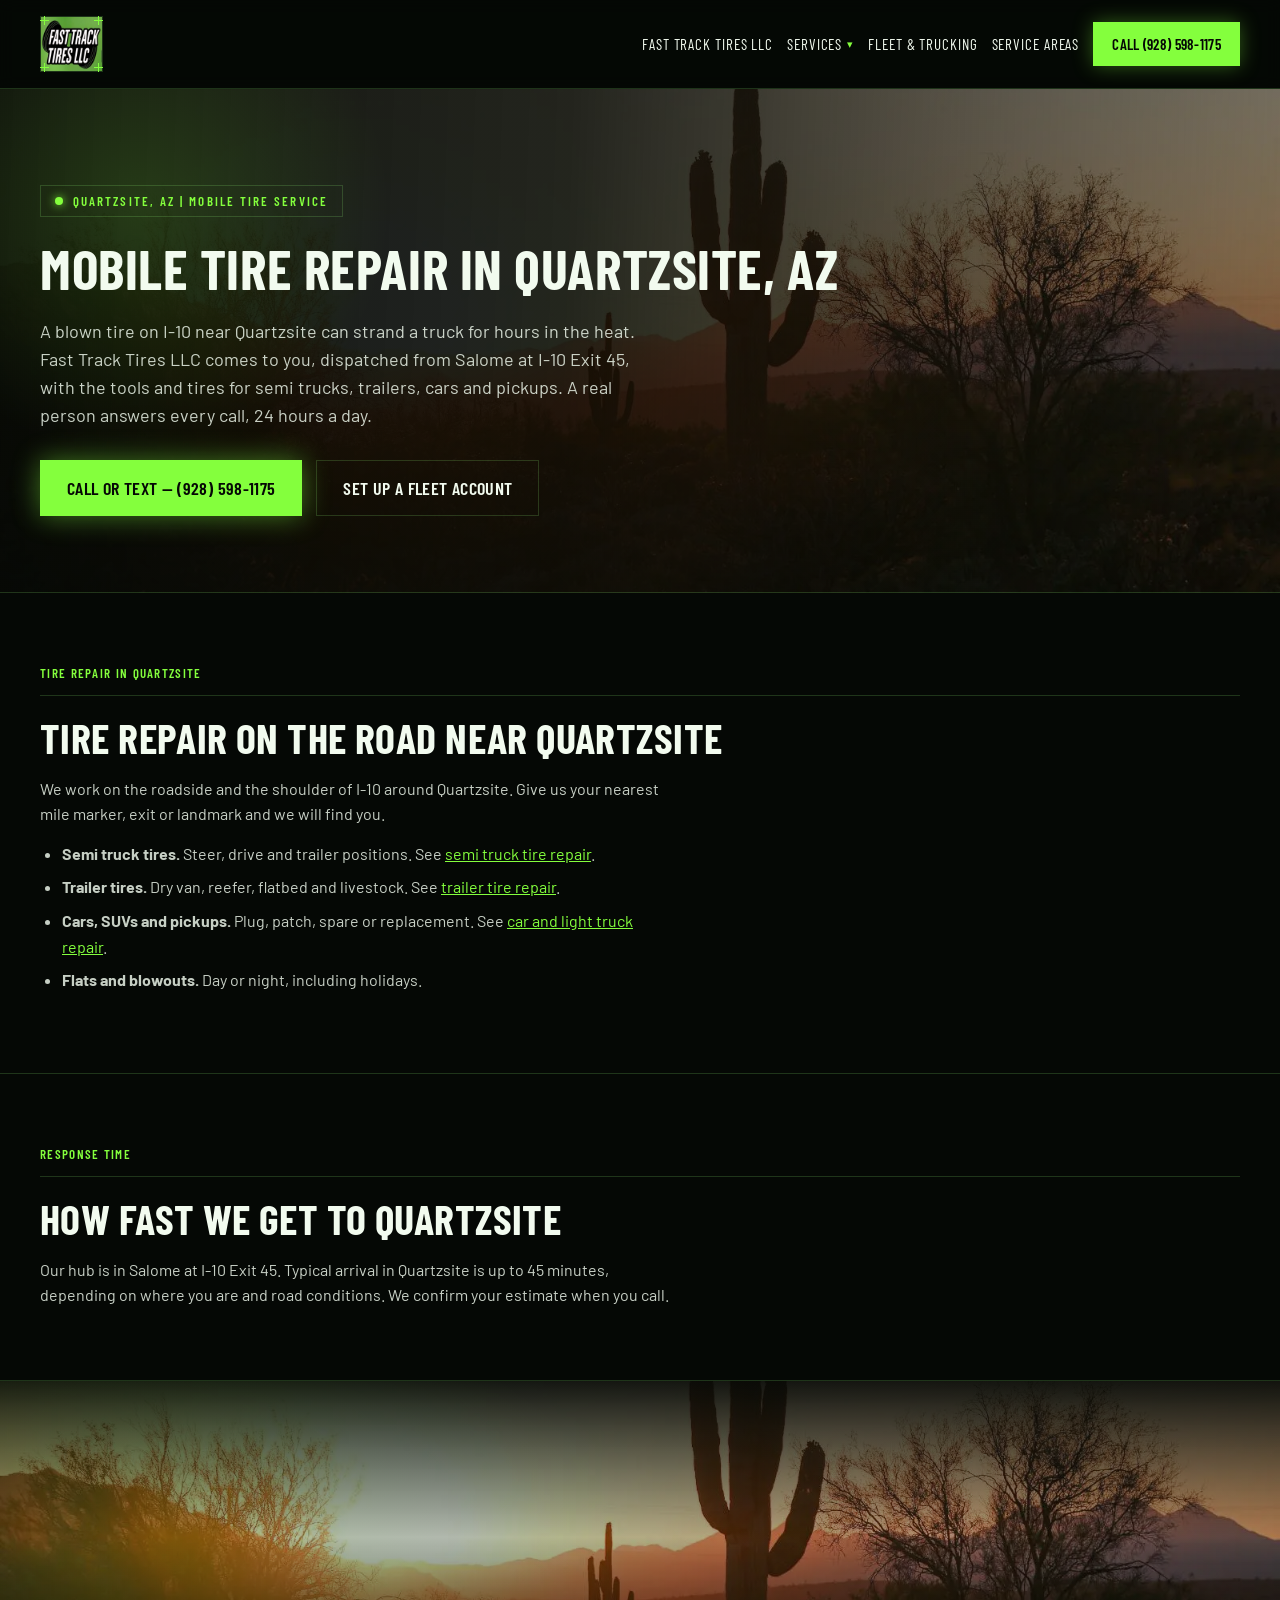
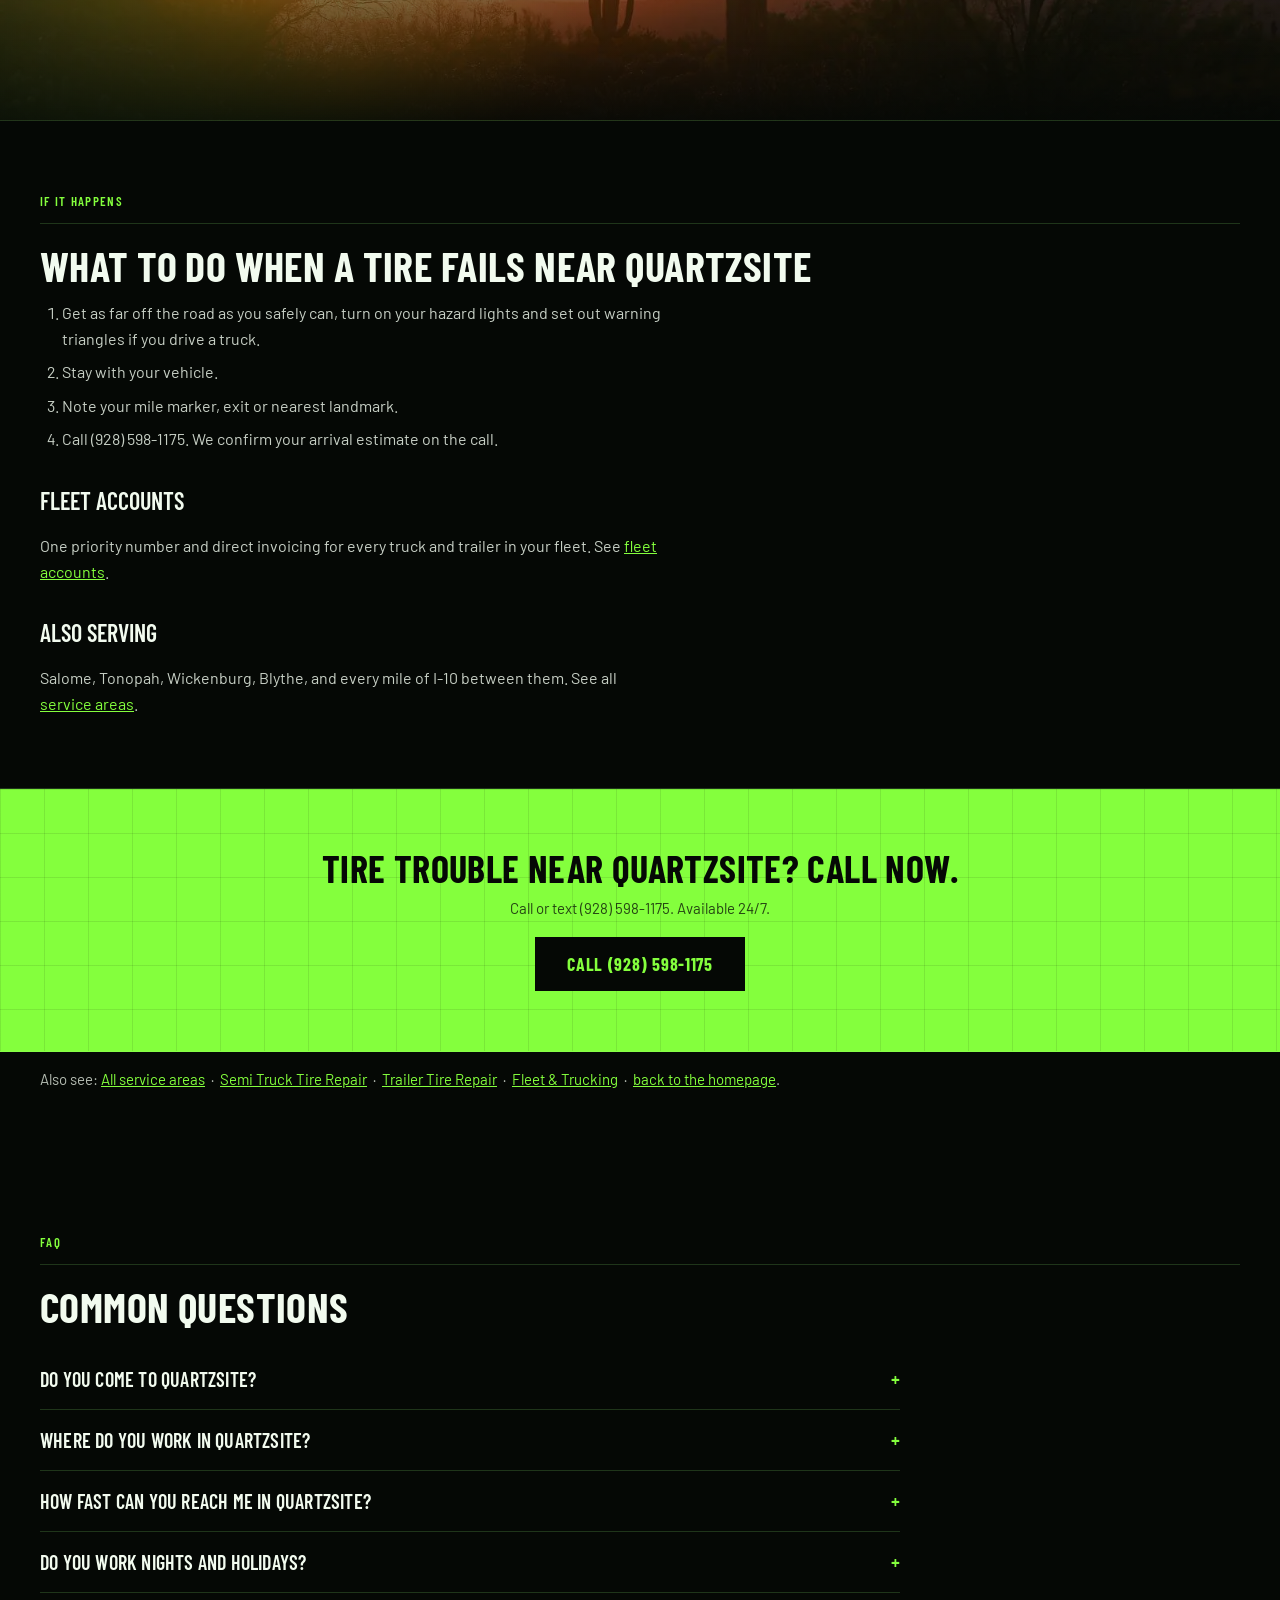
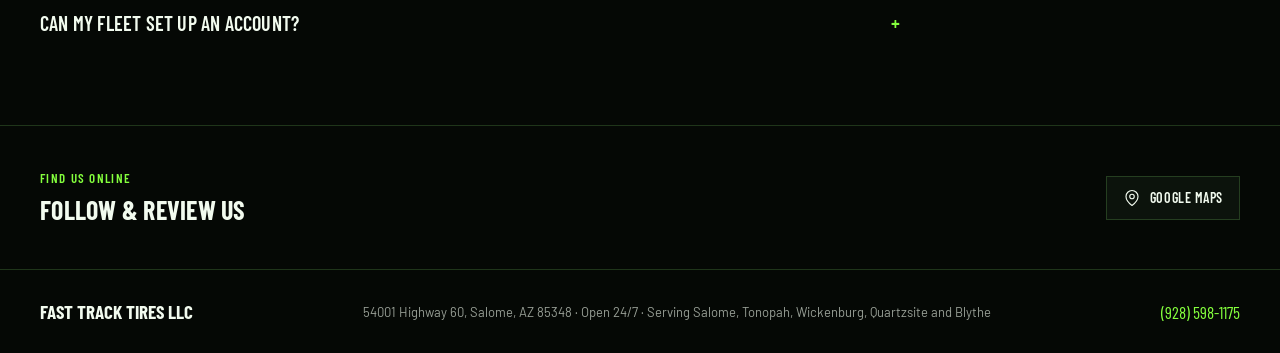
<file: quartzsite-tire-repair.html>
<!DOCTYPE html>
<html lang="en">
<head>
<meta charset="utf-8">
<title>Mobile Tire Repair Quartzsite, AZ | Fast Track Tires</title>
<meta name="viewport" content="width=device-width, initial-scale=1">
<meta name="description" content="24/7 mobile tire repair in Quartzsite, AZ for semis, trailers and cars on I-10. Fleet accounts available. Call (928) 598-1175.">
<link rel="canonical" href="https://fastracktires.com/service-areas.html">
<link rel="icon" href="/favicon.ico">
<link rel="stylesheet" href="/styles.css">
<link href="https://fonts.googleapis.com/css2?family=Barlow:wght@400;500;600&family=Barlow+Condensed:wght@500;600;700&display=swap" rel="stylesheet">
<meta property="og:title" content="Mobile Tire Repair Quartzsite, AZ | Fast Track Tires">
<meta property="og:description" content="24/7 mobile tire repair in Quartzsite, AZ for semis, trailers and cars on I-10. Fleet accounts available. Call (928) 598-1175.">
<meta property="og:image" content="https://fastracktires.com/assets/og-image.jpg">
<meta property="og:url" content="https://fastracktires.com/service-areas.html">
<meta property="og:type" content="website">
<meta name="twitter:card" content="summary_large_image">
<meta name="twitter:title" content="Mobile Tire Repair Quartzsite, AZ | Fast Track Tires">
<meta name="twitter:description" content="24/7 mobile tire repair in Quartzsite, AZ for semis, trailers and cars on I-10. Fleet accounts available. Call (928) 598-1175.">
<meta name="twitter:image" content="https://fastracktires.com/assets/og-image.jpg">
<!-- Google tag (gtag.js) -->
     <script async src="https://www.googletagmanager.com/gtag/js?id=G-QLPF2P8W8X"></script>
     <script>
            window.dataLayer = window.dataLayer || [];
            function gtag(){dataLayer.push(arguments);}
            gtag('js', new Date());

            gtag('config', 'G-QLPF2P8W8X');
     </script>
<script type="application/ld+json">
{
  "@context": "https://schema.org",
  "@type": "TireShop",
  "name": "Fast Track Tires LLC",
  "url": "https://fastracktires.com/quartzsite-tire-repair.html",
  "logo": "https://fastracktires.com/assets/logo.jpg",
  "image": "https://fastracktires.com/assets/logo.jpg",
  "telephone": "+1-928-598-1175",
  "description": "24/7 mobile tire repair in Quartzsite, AZ for semi trucks, trailers, cars and pickups, dispatched from Salome, Arizona.",
  "address": {
    "@type": "PostalAddress",
    "streetAddress": "54001 Highway 60",
    "addressLocality": "Salome",
    "addressRegion": "AZ",
    "postalCode": "85348",
    "addressCountry": "US"
  },
  "openingHoursSpecification": {
    "@type": "OpeningHoursSpecification",
    "dayOfWeek": [
      "Monday",
      "Tuesday",
      "Wednesday",
      "Thursday",
      "Friday",
      "Saturday",
      "Sunday"
    ],
    "opens": "00:00",
    "closes": "23:59"
  },
  "areaServed": [
    {
      "@type": "City",
      "name": "Salome, AZ"
    },
    {
      "@type": "City",
      "name": "Tonopah, AZ"
    },
    {
      "@type": "City",
      "name": "Wickenburg, AZ"
    },
    {
      "@type": "City",
      "name": "Quartzsite, AZ"
    },
    {
      "@type": "City",
      "name": "Blythe, CA"
    }
  ],
  "sameAs": [
    "https://maps.app.goo.gl/6Hu5cA9T5ayiqwSX6"
  ],
  "makesOffer": {
    "@type": "Offer",
    "itemOffered": {
      "@type": "Service",
      "name": "Mobile tire repair in Quartzsite, AZ",
      "areaServed": "I-10 corridor, western Arizona"
    }
  }
}
</script>
<script type="application/ld+json">
{
  "@context": "https://schema.org",
  "@type": "FAQPage",
  "mainEntity": [
    {
      "@type": "Question",
      "name": "Do you come to Quartzsite?",
      "acceptedAnswer": {
        "@type": "Answer",
        "text": "Yes. We dispatch from Salome at I-10 Exit 45 and cover Quartzsite."
      }
    },
    {
      "@type": "Question",
      "name": "Where do you work in Quartzsite?",
      "acceptedAnswer": {
        "@type": "Answer",
        "text": "We work on the roadside and the shoulder of I-10 around Quartzsite. Give us your mile marker, exit or landmark and we will find you."
      }
    },
    {
      "@type": "Question",
      "name": "How fast can you reach me in Quartzsite?",
      "acceptedAnswer": {
        "@type": "Answer",
        "text": "Typical arrival is up to 45 minutes, depending on where you are and road conditions. We confirm the estimate when you call."
      }
    },
    {
      "@type": "Question",
      "name": "Do you work nights and holidays?",
      "acceptedAnswer": {
        "@type": "Answer",
        "text": "Yes. We run 24 hours a day, seven days a week, and a real person answers the phone."
      }
    },
    {
      "@type": "Question",
      "name": "Can my fleet set up an account?",
      "acceptedAnswer": {
        "@type": "Answer",
        "text": "Yes. One account covers every truck and trailer, with direct invoicing."
      }
    }
  ]
}
</script>
</head>
<body>
<div class="ftt" style="max-width:1280px;margin:0 auto;">
<nav class="navbar">
  <a class="logo-frame" href="/" aria-label="Fast Track Tires LLC — home">
    <span class="blueprint logo-blueprint"><i class="corner tl"></i><i class="corner tr"></i><i class="corner bl"></i><i class="corner br"></i><img class="logo" src="/assets/logo.jpg" alt="Fast Track Tires LLC logo" width="54" height="54"></span>
  </a>
  <div class="nav-spacer"></div>
  <a class="nav-link nav-brand-link" href="/">Fast Track Tires LLC</a>
  <details class="nav-dropdown">
    <summary>Services <span class="caret">&#9662;</span></summary>
    <div class="nav-dropdown-panel">
      <a href="/semi-truck-tire-repair.html">Semi Truck &amp; Big Rig Repair</a>
      <a href="/trailer-tire-repair.html">Trailer Tire Repair</a>
      <a href="/car-light-truck-tire-repair.html">Car &amp; Light Truck Repair</a>
      <a href="/emergency-roadside-tire-service.html">Emergency Roadside Service</a>
    </div>
  </details>
  <a class="nav-link " href="/fleet-trucking-services.html">Fleet &amp; Trucking</a>
  <a class="nav-link " href="/service-areas.html" aria-current="page">Service Areas</a>
  <a href="tel:+19285981175" class="btn btn-primary nav-call">Call (928) 598-1175</a>
  <button type="button" class="nav-hamburger" aria-label="Open menu" aria-expanded="false" aria-controls="mobile-menu" onclick="document.getElementById('mobile-menu').classList.add('open');this.setAttribute('aria-expanded','true')">
    <svg width="20" height="20" viewBox="0 0 24 24" fill="none" stroke="currentColor" stroke-width="2" stroke-linecap="round"><line x1="3" y1="6" x2="21" y2="6"></line><line x1="3" y1="12" x2="21" y2="12"></line><line x1="3" y1="18" x2="21" y2="18"></line></svg>
  </button>
</nav>
<div class="nav-mobile-panel" id="mobile-menu">
  <button type="button" class="nav-hamburger nav-mobile-close" aria-label="Close menu" onclick="document.getElementById('mobile-menu').classList.remove('open')">
    <svg width="20" height="20" viewBox="0 0 24 24" fill="none" stroke="currentColor" stroke-width="2" stroke-linecap="round"><line x1="4" y1="4" x2="20" y2="20"></line><line x1="20" y1="4" x2="4" y2="20"></line></svg>
  </button>
  <a href="/">Fast Track Tires LLC</a>
  <a href="/semi-truck-tire-repair.html">Semi Truck &amp; Big Rig Repair</a>
  <a href="/trailer-tire-repair.html">Trailer Tire Repair</a>
  <a href="/car-light-truck-tire-repair.html">Car &amp; Light Truck Repair</a>
  <a href="/emergency-roadside-tire-service.html">Emergency Roadside Service</a>
  <a href="/fleet-trucking-services.html">Fleet &amp; Trucking</a>
  <a href="/service-areas.html">Service Areas</a>
  <a href="tel:+19285981175">Call (928) 598-1175</a>
</div>
<script>
document.addEventListener('click', function(e) {
  document.querySelectorAll('.nav-dropdown[open]').forEach(function(d) {
    if (!d.contains(e.target)) d.removeAttribute('open');
  });
});
document.addEventListener('keydown', function(e) {
  if (e.key === 'Escape') {
    document.querySelectorAll('.nav-dropdown[open]').forEach(function(d) { d.removeAttribute('open'); });
    var panel = document.getElementById('mobile-menu');
    if (panel) panel.classList.remove('open');
  }
});
</script>
<section class="hero" style="position:relative;overflow:hidden;padding:96px 40px 76px;border-bottom:1px solid var(--color-divider);background:linear-gradient(92deg,rgba(5,8,5,.96) 0%,rgba(5,8,5,.88) 44%,rgba(5,8,5,.48) 100%),image-set(url('/assets/desert-sunset.webp') type('image/webp'), url('/assets/desert-sunset.jpg') type('image/jpeg')) center right/cover no-repeat;">
    <div style="position:absolute;top:-140px;left:-120px;width:520px;height:520px;background:radial-gradient(circle,rgba(132,255,61,.16),transparent 68%);pointer-events:none;"></div>
    <div class="hero-inner" style="position:relative;max-width:820px;">
      <div style="display:inline-flex;align-items:center;gap:10px;font-family:var(--font-heading);font-size:13px;font-weight:600;letter-spacing:.16em;text-transform:uppercase;color:var(--color-accent);border:1px solid var(--color-divider);padding:7px 14px;">
        <span style="width:8px;height:8px;border-radius:50%;background:var(--color-accent);box-shadow:0 0 10px var(--color-accent);"></span>
        Quartzsite, AZ | Mobile tire service
      </div>
      <h1 style="font-family:var(--font-heading);font-weight:700;font-size:56px;line-height:1.02;letter-spacing:.01em;text-transform:uppercase;margin:22px 0 0;">Mobile Tire Repair in Quartzsite, AZ</h1>
      <p style="font-family:var(--font-body);font-size:18px;line-height:1.55;max-width:62ch;margin:22px 0 0;color:color-mix(in srgb,var(--color-text) 82%,transparent);">A blown tire on I-10 near Quartzsite can strand a truck for hours in the heat. Fast Track Tires LLC comes to you, dispatched from Salome at I-10 Exit 45, with the tools and tires for semi trucks, trailers, cars and pickups. A real person answers every call, 24 hours a day.</p>
      <div style="display:flex;gap:14px;flex-wrap:wrap;margin-top:30px;">
        <a href="tel:+19285981175" class="btn btn-primary" style="text-decoration:none;font-size:18px;padding:16px 26px;font-family:var(--font-heading);font-weight:600;box-shadow:0 0 28px rgba(132,255,61,.45);min-height:44px;">Call or text &mdash; (928) 598-1175</a>
        <a href="/fleet-trucking-services.html" class="btn" style="text-decoration:none;font-size:18px;padding:16px 26px;font-family:var(--font-heading);font-weight:600;min-height:44px;">Set up a fleet account</a>
      </div>
    </div>
  </section>
<section style="padding:72px 40px;border-bottom:1px solid var(--color-divider);">
    <div class="kicker">Tire repair in Quartzsite</div>
    <hr class="rule">
    <h2 style="font-family:var(--font-heading);font-weight:700;font-size:42px;line-height:1;letter-spacing:.01em;text-transform:uppercase;margin:0;">Tire repair on the road near Quartzsite</h2>
<p style="font-family:var(--font-body);font-size:16px;line-height:1.6;max-width:70ch;margin:18px 0 0;color:color-mix(in srgb,var(--color-text) 82%,transparent);">We work on the roadside and the shoulder of I-10 around Quartzsite. Give us your nearest mile marker, exit or landmark and we will find you.</p><ul style="max-width:70ch;padding-left:22px;margin:14px 0 0;"><li style="font-family:var(--font-body);font-size:16px;line-height:1.6;margin:8px 0;color:color-mix(in srgb,var(--color-text) 82%,transparent);"><strong>Semi truck tires.</strong> Steer, drive and trailer positions. See <a href="/semi-truck-tire-repair.html">semi truck tire repair</a>.</li><li style="font-family:var(--font-body);font-size:16px;line-height:1.6;margin:8px 0;color:color-mix(in srgb,var(--color-text) 82%,transparent);"><strong>Trailer tires.</strong> Dry van, reefer, flatbed and livestock. See <a href="/trailer-tire-repair.html">trailer tire repair</a>.</li><li style="font-family:var(--font-body);font-size:16px;line-height:1.6;margin:8px 0;color:color-mix(in srgb,var(--color-text) 82%,transparent);"><strong>Cars, SUVs and pickups.</strong> Plug, patch, spare or replacement. See <a href="/car-light-truck-tire-repair.html">car and light truck repair</a>.</li><li style="font-family:var(--font-body);font-size:16px;line-height:1.6;margin:8px 0;color:color-mix(in srgb,var(--color-text) 82%,transparent);"><strong>Flats and blowouts.</strong> Day or night, including holidays.</li></ul>
  </section>
<section style="padding:72px 40px;border-bottom:1px solid var(--color-divider);">
    <div class="kicker">Response time</div>
    <hr class="rule">
    <h2 style="font-family:var(--font-heading);font-weight:700;font-size:42px;line-height:1;letter-spacing:.01em;text-transform:uppercase;margin:0;">How fast we get to Quartzsite</h2>
<p style="font-family:var(--font-body);font-size:16px;line-height:1.6;max-width:70ch;margin:18px 0 0;color:color-mix(in srgb,var(--color-text) 82%,transparent);">Our hub is in Salome at I-10 Exit 45. Typical arrival in Quartzsite is up to 45 minutes, depending on where you are and road conditions. We confirm your estimate when you call.</p>
  </section>
<section class="photo-band" style="position:relative;height:340px;border-bottom:1px solid var(--color-divider);background:linear-gradient(180deg,rgba(5,8,5,.94) 0%,rgba(5,8,5,.30) 46%,rgba(5,8,5,.94) 100%),image-set(url('/assets/desert-sunset.webp') type('image/webp'), url('/assets/desert-sunset.jpg') type('image/jpeg')) center/cover no-repeat;">
    <div style="position:absolute;inset:0;pointer-events:none;background:radial-gradient(60% 120% at 12% 50%,rgba(132,255,61,.14),transparent 62%);"></div>
  </section>
<section style="padding:72px 40px;border-bottom:1px solid var(--color-divider);">
    <div class="kicker">If it happens</div>
    <hr class="rule">
    <h2 style="font-family:var(--font-heading);font-weight:700;font-size:42px;line-height:1;letter-spacing:.01em;text-transform:uppercase;margin:0;">What to do when a tire fails near Quartzsite</h2>
<ol style="max-width:70ch;padding-left:22px;margin:14px 0 0;"><li style="font-family:var(--font-body);font-size:16px;line-height:1.6;margin:8px 0;color:color-mix(in srgb,var(--color-text) 82%,transparent);">Get as far off the road as you safely can, turn on your hazard lights and set out warning triangles if you drive a truck.</li><li style="font-family:var(--font-body);font-size:16px;line-height:1.6;margin:8px 0;color:color-mix(in srgb,var(--color-text) 82%,transparent);">Stay with your vehicle.</li><li style="font-family:var(--font-body);font-size:16px;line-height:1.6;margin:8px 0;color:color-mix(in srgb,var(--color-text) 82%,transparent);">Note your mile marker, exit or nearest landmark.</li><li style="font-family:var(--font-body);font-size:16px;line-height:1.6;margin:8px 0;color:color-mix(in srgb,var(--color-text) 82%,transparent);">Call (928) 598-1175. We confirm your arrival estimate on the call.</li></ol><h3 style="font-family:var(--font-heading);font-weight:600;font-size:24px;text-transform:uppercase;margin:34px 0 0;">Fleet accounts</h3><p style="font-family:var(--font-body);font-size:16px;line-height:1.6;max-width:70ch;margin:18px 0 0;color:color-mix(in srgb,var(--color-text) 82%,transparent);">One priority number and direct invoicing for every truck and trailer in your fleet. See <a href="/fleet-trucking-services.html">fleet accounts</a>.</p><h3 style="font-family:var(--font-heading);font-weight:600;font-size:24px;text-transform:uppercase;margin:34px 0 0;">Also serving</h3><p style="font-family:var(--font-body);font-size:16px;line-height:1.6;max-width:70ch;margin:18px 0 0;color:color-mix(in srgb,var(--color-text) 82%,transparent);">Salome, Tonopah, Wickenburg, Blythe, and every mile of I-10 between them. See all <a href="/service-areas.html">service areas</a>.</p>
  </section>
<section style="position:relative;overflow:hidden;padding:60px 40px;background:var(--color-accent);color:#050805;text-align:center;border-bottom:1px solid var(--color-divider);">
    <div style="position:absolute;inset:0;pointer-events:none;background-image:linear-gradient(rgba(5,8,5,.09) 1px,transparent 1px),linear-gradient(90deg,rgba(5,8,5,.09) 1px,transparent 1px);background-size:44px 44px;"></div>
    <div style="position:relative;">
      <h2 style="font-family:var(--font-heading);font-weight:700;font-size:38px;line-height:1;letter-spacing:.01em;text-transform:uppercase;margin:0;">Tire trouble near Quartzsite? Call now.</h2>
      <p style="font-family:var(--font-body);font-size:15px;margin:12px 0 0;color:rgba(5,8,5,.75);">Call or text (928) 598-1175. Available 24/7.</p>
      <a href="tel:+19285981175" style="display:inline-block;margin-top:20px;font-family:var(--font-heading);font-weight:700;font-size:18px;text-transform:uppercase;letter-spacing:.04em;text-decoration:none;background:#050805;color:var(--color-accent);padding:16px 32px;min-height:44px;">Call (928) 598-1175</a>
    </div>
  </section>
<section style="padding:0 40px 56px;">
    <p style="font-family:var(--font-body);font-size:15px;line-height:1.6;color:color-mix(in srgb,var(--color-text) 74%,transparent);max-width:860px;">
      Also see: <a href="/service-areas.html">All service areas</a> &nbsp;&middot;&nbsp; <a href="/semi-truck-tire-repair.html">Semi Truck Tire Repair</a> &nbsp;&middot;&nbsp; <a href="/trailer-tire-repair.html">Trailer Tire Repair</a> &nbsp;&middot;&nbsp; <a href="/fleet-trucking-services.html">Fleet &amp; Trucking</a> &nbsp;&middot;&nbsp; <a href="/">back to the homepage</a>.
    </p>
  </section>
<section style="padding:72px 40px;">
    <div class="kicker">FAQ</div>
    <hr class="rule">
    <h2 style="font-family:var(--font-heading);font-weight:700;font-size:42px;line-height:1;letter-spacing:.01em;text-transform:uppercase;margin:0;">Common questions</h2>
    <div style="margin-top:22px;max-width:860px;">
      <details class="faq-item">
        <summary>Do you come to Quartzsite? <span class="plus">+</span></summary>
        <p>Yes. We dispatch from Salome at I-10 Exit 45 and cover Quartzsite.</p>
      </details>
      <details class="faq-item">
        <summary>Where do you work in Quartzsite? <span class="plus">+</span></summary>
        <p>We work on the roadside and the shoulder of I-10 around Quartzsite. Give us your mile marker, exit or landmark and we will find you.</p>
      </details>
      <details class="faq-item">
        <summary>How fast can you reach me in Quartzsite? <span class="plus">+</span></summary>
        <p>Typical arrival is up to 45 minutes, depending on where you are and road conditions. We confirm the estimate when you call.</p>
      </details>
      <details class="faq-item">
        <summary>Do you work nights and holidays? <span class="plus">+</span></summary>
        <p>Yes. We run 24 hours a day, seven days a week, and a real person answers the phone.</p>
      </details>
      <details class="faq-item">
        <summary>Can my fleet set up an account? <span class="plus">+</span></summary>
        <p>Yes. One account covers every truck and trailer, with direct invoicing.</p>
      </details>
    </div>
  </section>
<section class="footer-social">
  <div>
    <div class="footer-social-kicker">Find us online</div>
    <div class="footer-social-title">Follow &amp; review us</div>
  </div>
  <div class="footer-social-row">
      <a class="social-btn" href="https://maps.app.goo.gl/6Hu5cA9T5ayiqwSX6" target="_blank" rel="noopener" aria-label="Google Maps"><svg width="18" height="18" viewBox="0 0 24 24" fill="none" stroke="currentColor" stroke-width="1.5" stroke-linecap="round" stroke-linejoin="round"><path d="M20 10c0 6-8 12-8 12s-8-6-8-12a8 8 0 0 1 16 0Z"></path><circle cx="12" cy="10" r="3"></circle></svg>Google Maps</a>
  </div>
</section>
<footer class="site-footer">
  <span class="footer-brand">Fast Track Tires LLC</span>
  <span>54001 Highway 60, Salome, AZ 85348 &middot; Open 24/7 &middot; Serving Salome, Tonopah, Wickenburg, Quartzsite and Blythe</span>
  <a class="footer-phone" href="tel:+19285981175">(928) 598-1175</a>
</footer>
</div>
</body>
</html>
</file>
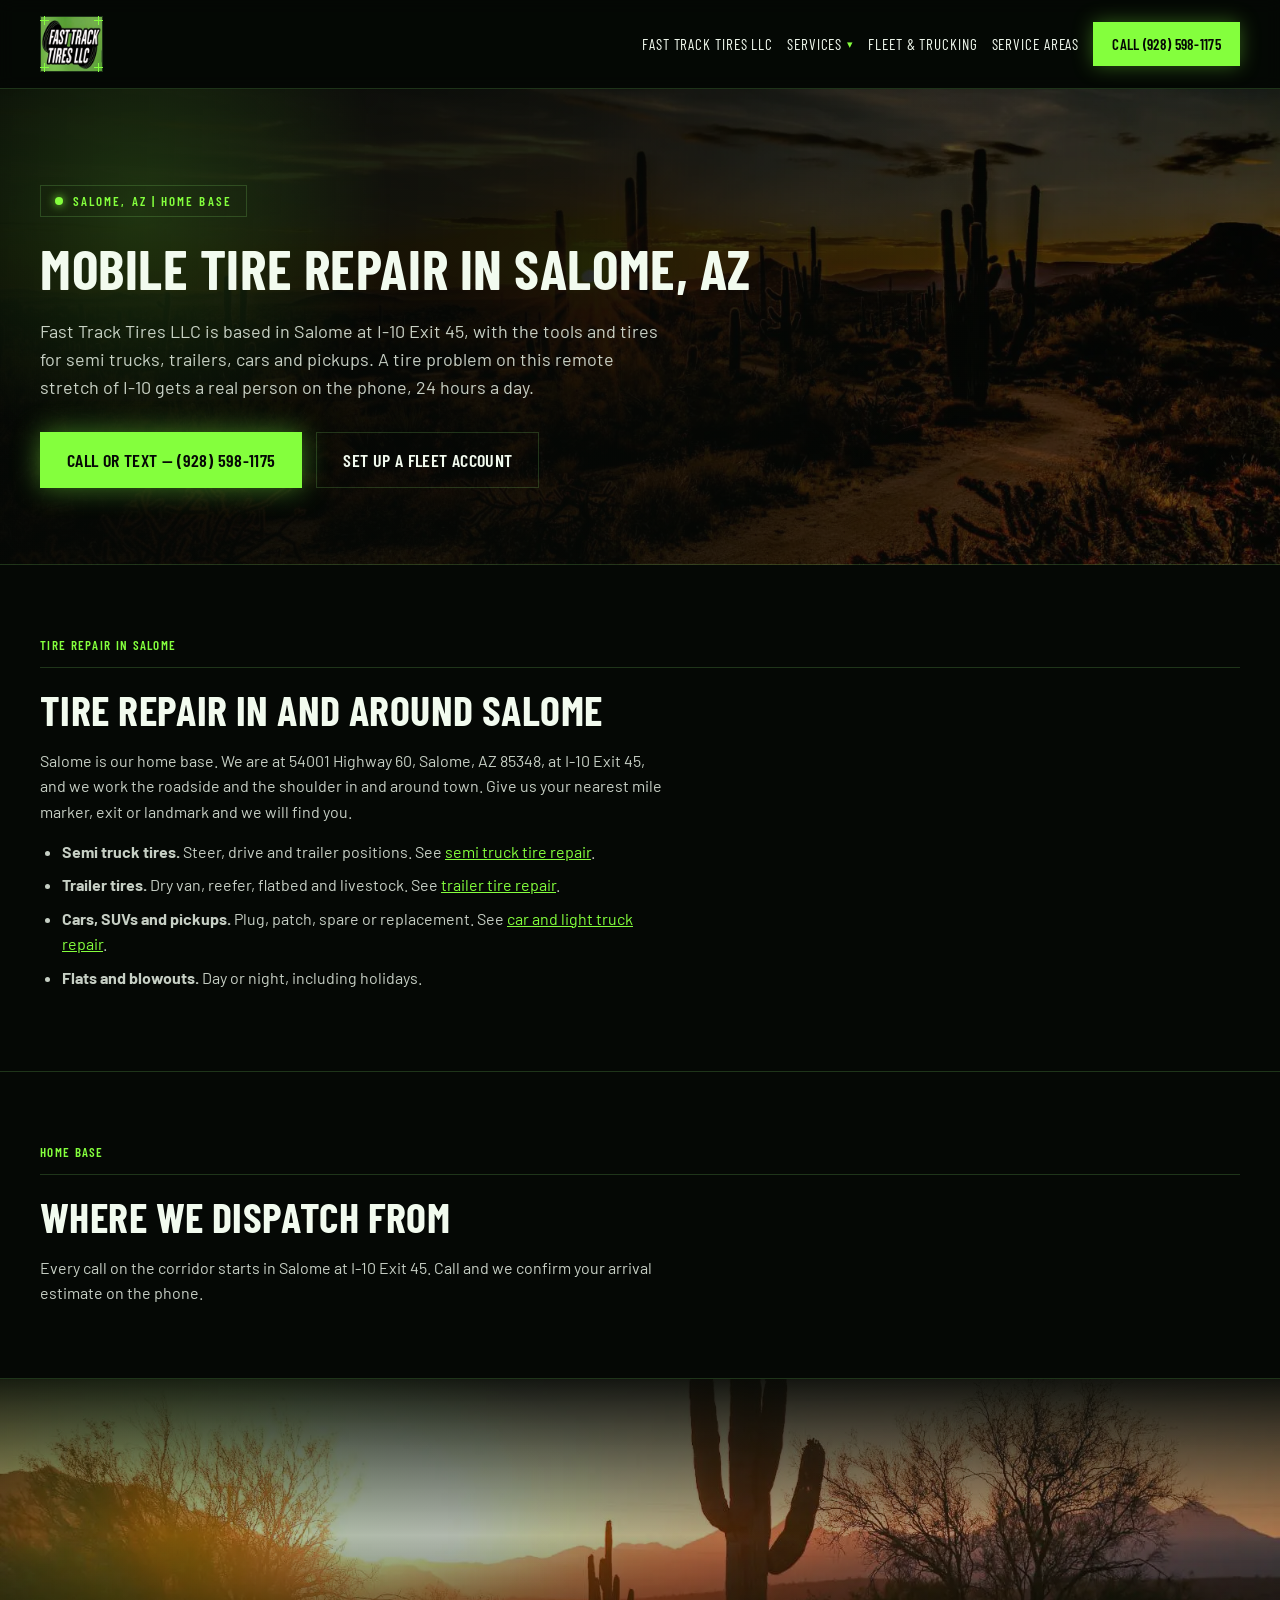
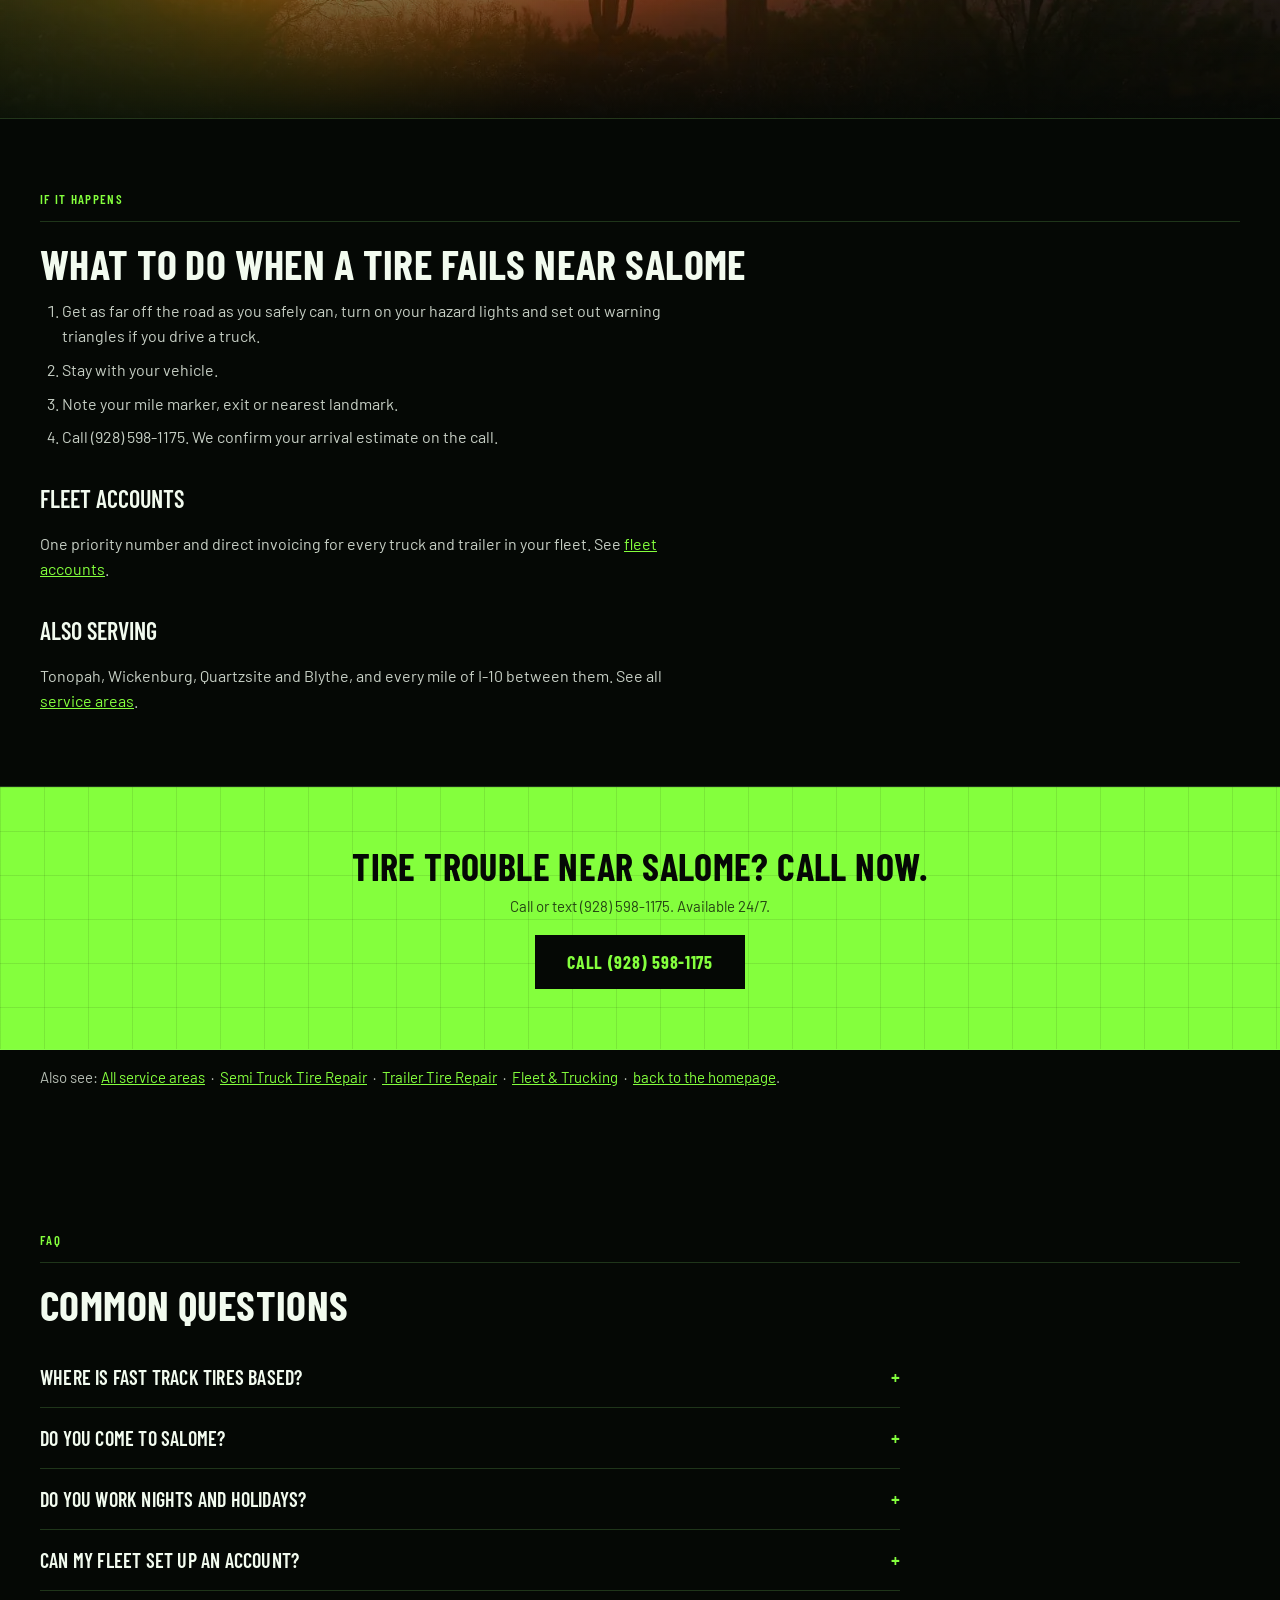
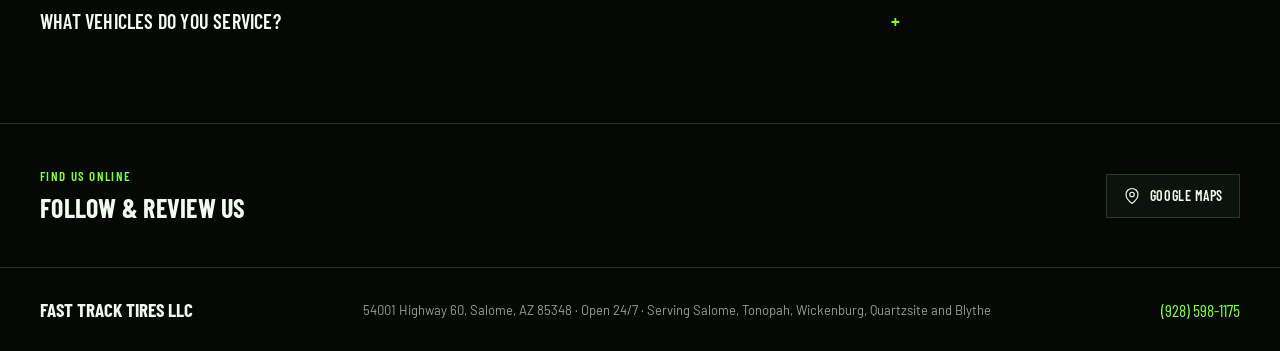
<file: salome-tire-repair.html>
<!DOCTYPE html>
<html lang="en">
<head>
<meta charset="utf-8">
<title>Mobile Tire Repair Salome, AZ | Fast Track Tires</title>
<meta name="viewport" content="width=device-width, initial-scale=1">
<meta name="description" content="24/7 mobile tire repair in Salome, AZ at I-10 Exit 45 for semis, trailers and cars. Fleet accounts available. Call (928) 598-1175.">
<link rel="canonical" href="https://fastracktires.com/service-areas.html">
<link rel="icon" href="/favicon.ico">
<link rel="stylesheet" href="/styles.css">
<link href="https://fonts.googleapis.com/css2?family=Barlow:wght@400;500;600&family=Barlow+Condensed:wght@500;600;700&display=swap" rel="stylesheet">
<meta property="og:title" content="Mobile Tire Repair Salome, AZ | Fast Track Tires">
<meta property="og:description" content="24/7 mobile tire repair in Salome, AZ at I-10 Exit 45 for semis, trailers and cars. Fleet accounts available. Call (928) 598-1175.">
<meta property="og:image" content="https://fastracktires.com/assets/og-image.jpg">
<meta property="og:url" content="https://fastracktires.com/service-areas.html">
<meta property="og:type" content="website">
<meta name="twitter:card" content="summary_large_image">
<meta name="twitter:title" content="Mobile Tire Repair Salome, AZ | Fast Track Tires">
<meta name="twitter:description" content="24/7 mobile tire repair in Salome, AZ at I-10 Exit 45 for semis, trailers and cars. Fleet accounts available. Call (928) 598-1175.">
<meta name="twitter:image" content="https://fastracktires.com/assets/og-image.jpg">
<!-- Google tag (gtag.js) -->
     <script async src="https://www.googletagmanager.com/gtag/js?id=G-QLPF2P8W8X"></script>
     <script>
            window.dataLayer = window.dataLayer || [];
            function gtag(){dataLayer.push(arguments);}
            gtag('js', new Date());

            gtag('config', 'G-QLPF2P8W8X');
     </script>
<script type="application/ld+json">
{
  "@context": "https://schema.org",
  "@type": "TireShop",
  "name": "Fast Track Tires LLC",
  "url": "https://fastracktires.com/salome-tire-repair.html",
  "logo": "https://fastracktires.com/assets/logo.jpg",
  "image": "https://fastracktires.com/assets/logo.jpg",
  "telephone": "+1-928-598-1175",
  "description": "24/7 mobile tire repair in Salome, AZ for semi trucks, trailers, cars and pickups, based at I-10 Exit 45.",
  "address": {
    "@type": "PostalAddress",
    "streetAddress": "54001 Highway 60",
    "addressLocality": "Salome",
    "addressRegion": "AZ",
    "postalCode": "85348",
    "addressCountry": "US"
  },
  "openingHoursSpecification": {
    "@type": "OpeningHoursSpecification",
    "dayOfWeek": [
      "Monday",
      "Tuesday",
      "Wednesday",
      "Thursday",
      "Friday",
      "Saturday",
      "Sunday"
    ],
    "opens": "00:00",
    "closes": "23:59"
  },
  "areaServed": [
    {
      "@type": "City",
      "name": "Salome, AZ"
    },
    {
      "@type": "City",
      "name": "Tonopah, AZ"
    },
    {
      "@type": "City",
      "name": "Wickenburg, AZ"
    },
    {
      "@type": "City",
      "name": "Quartzsite, AZ"
    },
    {
      "@type": "City",
      "name": "Blythe, CA"
    }
  ],
  "sameAs": [
    "https://maps.app.goo.gl/6Hu5cA9T5ayiqwSX6"
  ],
  "makesOffer": {
    "@type": "Offer",
    "itemOffered": {
      "@type": "Service",
      "name": "Mobile tire repair in Salome, AZ",
      "areaServed": "I-10 corridor, western Arizona"
    }
  }
}
</script>
<script type="application/ld+json">
{
  "@context": "https://schema.org",
  "@type": "FAQPage",
  "mainEntity": [
    {
      "@type": "Question",
      "name": "Where is Fast Track Tires based?",
      "acceptedAnswer": {
        "@type": "Answer",
        "text": "We are at 54001 Highway 60, Salome, AZ 85348, at I-10 Exit 45. This is our home base for the whole corridor."
      }
    },
    {
      "@type": "Question",
      "name": "Do you come to Salome?",
      "acceptedAnswer": {
        "@type": "Answer",
        "text": "Yes. Salome is where we dispatch from, and we work the roadside and the shoulder in and around town."
      }
    },
    {
      "@type": "Question",
      "name": "Do you work nights and holidays?",
      "acceptedAnswer": {
        "@type": "Answer",
        "text": "Yes. We run 24 hours a day, seven days a week, and a real person answers the phone."
      }
    },
    {
      "@type": "Question",
      "name": "Can my fleet set up an account?",
      "acceptedAnswer": {
        "@type": "Answer",
        "text": "Yes. One account covers every truck and trailer, with direct invoicing."
      }
    },
    {
      "@type": "Question",
      "name": "What vehicles do you service?",
      "acceptedAnswer": {
        "@type": "Answer",
        "text": "Semi trucks, trailers, cars, SUVs and pickups."
      }
    }
  ]
}
</script>
</head>
<body>
<div class="ftt" style="max-width:1280px;margin:0 auto;">
<nav class="navbar">
  <a class="logo-frame" href="/" aria-label="Fast Track Tires LLC — home">
    <span class="blueprint logo-blueprint"><i class="corner tl"></i><i class="corner tr"></i><i class="corner bl"></i><i class="corner br"></i><img class="logo" src="/assets/logo.jpg" alt="Fast Track Tires LLC logo" width="54" height="54"></span>
  </a>
  <div class="nav-spacer"></div>
  <a class="nav-link nav-brand-link" href="/">Fast Track Tires LLC</a>
  <details class="nav-dropdown">
    <summary>Services <span class="caret">&#9662;</span></summary>
    <div class="nav-dropdown-panel">
      <a href="/semi-truck-tire-repair.html">Semi Truck &amp; Big Rig Repair</a>
      <a href="/trailer-tire-repair.html">Trailer Tire Repair</a>
      <a href="/car-light-truck-tire-repair.html">Car &amp; Light Truck Repair</a>
      <a href="/emergency-roadside-tire-service.html">Emergency Roadside Service</a>
    </div>
  </details>
  <a class="nav-link " href="/fleet-trucking-services.html">Fleet &amp; Trucking</a>
  <a class="nav-link " href="/service-areas.html" aria-current="page">Service Areas</a>
  <a href="tel:+19285981175" class="btn btn-primary nav-call">Call (928) 598-1175</a>
  <button type="button" class="nav-hamburger" aria-label="Open menu" aria-expanded="false" aria-controls="mobile-menu" onclick="document.getElementById('mobile-menu').classList.add('open');this.setAttribute('aria-expanded','true')">
    <svg width="20" height="20" viewBox="0 0 24 24" fill="none" stroke="currentColor" stroke-width="2" stroke-linecap="round"><line x1="3" y1="6" x2="21" y2="6"></line><line x1="3" y1="12" x2="21" y2="12"></line><line x1="3" y1="18" x2="21" y2="18"></line></svg>
  </button>
</nav>
<div class="nav-mobile-panel" id="mobile-menu">
  <button type="button" class="nav-hamburger nav-mobile-close" aria-label="Close menu" onclick="document.getElementById('mobile-menu').classList.remove('open')">
    <svg width="20" height="20" viewBox="0 0 24 24" fill="none" stroke="currentColor" stroke-width="2" stroke-linecap="round"><line x1="4" y1="4" x2="20" y2="20"></line><line x1="20" y1="4" x2="4" y2="20"></line></svg>
  </button>
  <a href="/">Fast Track Tires LLC</a>
  <a href="/semi-truck-tire-repair.html">Semi Truck &amp; Big Rig Repair</a>
  <a href="/trailer-tire-repair.html">Trailer Tire Repair</a>
  <a href="/car-light-truck-tire-repair.html">Car &amp; Light Truck Repair</a>
  <a href="/emergency-roadside-tire-service.html">Emergency Roadside Service</a>
  <a href="/fleet-trucking-services.html">Fleet &amp; Trucking</a>
  <a href="/service-areas.html">Service Areas</a>
  <a href="tel:+19285981175">Call (928) 598-1175</a>
</div>
<script>
document.addEventListener('click', function(e) {
  document.querySelectorAll('.nav-dropdown[open]').forEach(function(d) {
    if (!d.contains(e.target)) d.removeAttribute('open');
  });
});
document.addEventListener('keydown', function(e) {
  if (e.key === 'Escape') {
    document.querySelectorAll('.nav-dropdown[open]').forEach(function(d) { d.removeAttribute('open'); });
    var panel = document.getElementById('mobile-menu');
    if (panel) panel.classList.remove('open');
  }
});
</script>
<section class="hero" style="position:relative;overflow:hidden;padding:96px 40px 76px;border-bottom:1px solid var(--color-divider);background:linear-gradient(92deg,rgba(5,8,5,.96) 0%,rgba(5,8,5,.88) 44%,rgba(5,8,5,.48) 100%),image-set(url('/assets/desert-road-sunset.webp') type('image/webp'), url('/assets/desert-road-sunset.jpg') type('image/jpeg')) center right/cover no-repeat;">
    <div style="position:absolute;top:-140px;left:-120px;width:520px;height:520px;background:radial-gradient(circle,rgba(132,255,61,.16),transparent 68%);pointer-events:none;"></div>
    <div class="hero-inner" style="position:relative;max-width:820px;">
      <div style="display:inline-flex;align-items:center;gap:10px;font-family:var(--font-heading);font-size:13px;font-weight:600;letter-spacing:.16em;text-transform:uppercase;color:var(--color-accent);border:1px solid var(--color-divider);padding:7px 14px;">
        <span style="width:8px;height:8px;border-radius:50%;background:var(--color-accent);box-shadow:0 0 10px var(--color-accent);"></span>
        Salome, AZ | Home base
      </div>
      <h1 style="font-family:var(--font-heading);font-weight:700;font-size:56px;line-height:1.02;letter-spacing:.01em;text-transform:uppercase;margin:22px 0 0;">Mobile Tire Repair in Salome, AZ</h1>
      <p style="font-family:var(--font-body);font-size:18px;line-height:1.55;max-width:62ch;margin:22px 0 0;color:color-mix(in srgb,var(--color-text) 82%,transparent);">Fast Track Tires LLC is based in Salome at I-10 Exit 45, with the tools and tires for semi trucks, trailers, cars and pickups. A tire problem on this remote stretch of I-10 gets a real person on the phone, 24 hours a day.</p>
      <div style="display:flex;gap:14px;flex-wrap:wrap;margin-top:30px;">
        <a href="tel:+19285981175" class="btn btn-primary" style="text-decoration:none;font-size:18px;padding:16px 26px;font-family:var(--font-heading);font-weight:600;box-shadow:0 0 28px rgba(132,255,61,.45);min-height:44px;">Call or text &mdash; (928) 598-1175</a>
        <a href="/fleet-trucking-services.html" class="btn" style="text-decoration:none;font-size:18px;padding:16px 26px;font-family:var(--font-heading);font-weight:600;min-height:44px;">Set up a fleet account</a>
      </div>
    </div>
  </section>
<section style="padding:72px 40px;border-bottom:1px solid var(--color-divider);">
    <div class="kicker">Tire repair in Salome</div>
    <hr class="rule">
    <h2 style="font-family:var(--font-heading);font-weight:700;font-size:42px;line-height:1;letter-spacing:.01em;text-transform:uppercase;margin:0;">Tire repair in and around Salome</h2>
<p style="font-family:var(--font-body);font-size:16px;line-height:1.6;max-width:70ch;margin:18px 0 0;color:color-mix(in srgb,var(--color-text) 82%,transparent);">Salome is our home base. We are at 54001 Highway 60, Salome, AZ 85348, at I-10 Exit 45, and we work the roadside and the shoulder in and around town. Give us your nearest mile marker, exit or landmark and we will find you.</p><ul style="max-width:70ch;padding-left:22px;margin:14px 0 0;"><li style="font-family:var(--font-body);font-size:16px;line-height:1.6;margin:8px 0;color:color-mix(in srgb,var(--color-text) 82%,transparent);"><strong>Semi truck tires.</strong> Steer, drive and trailer positions. See <a href="/semi-truck-tire-repair.html">semi truck tire repair</a>.</li><li style="font-family:var(--font-body);font-size:16px;line-height:1.6;margin:8px 0;color:color-mix(in srgb,var(--color-text) 82%,transparent);"><strong>Trailer tires.</strong> Dry van, reefer, flatbed and livestock. See <a href="/trailer-tire-repair.html">trailer tire repair</a>.</li><li style="font-family:var(--font-body);font-size:16px;line-height:1.6;margin:8px 0;color:color-mix(in srgb,var(--color-text) 82%,transparent);"><strong>Cars, SUVs and pickups.</strong> Plug, patch, spare or replacement. See <a href="/car-light-truck-tire-repair.html">car and light truck repair</a>.</li><li style="font-family:var(--font-body);font-size:16px;line-height:1.6;margin:8px 0;color:color-mix(in srgb,var(--color-text) 82%,transparent);"><strong>Flats and blowouts.</strong> Day or night, including holidays.</li></ul>
  </section>
<section style="padding:72px 40px;border-bottom:1px solid var(--color-divider);">
    <div class="kicker">Home base</div>
    <hr class="rule">
    <h2 style="font-family:var(--font-heading);font-weight:700;font-size:42px;line-height:1;letter-spacing:.01em;text-transform:uppercase;margin:0;">Where we dispatch from</h2>
<p style="font-family:var(--font-body);font-size:16px;line-height:1.6;max-width:70ch;margin:18px 0 0;color:color-mix(in srgb,var(--color-text) 82%,transparent);">Every call on the corridor starts in Salome at I-10 Exit 45. Call and we confirm your arrival estimate on the phone.</p>
  </section>
<section class="photo-band" style="position:relative;height:340px;border-bottom:1px solid var(--color-divider);background:linear-gradient(180deg,rgba(5,8,5,.94) 0%,rgba(5,8,5,.30) 46%,rgba(5,8,5,.94) 100%),image-set(url('/assets/desert-sunset.webp') type('image/webp'), url('/assets/desert-sunset.jpg') type('image/jpeg')) center/cover no-repeat;">
    <div style="position:absolute;inset:0;pointer-events:none;background:radial-gradient(60% 120% at 12% 50%,rgba(132,255,61,.14),transparent 62%);"></div>
  </section>
<section style="padding:72px 40px;border-bottom:1px solid var(--color-divider);">
    <div class="kicker">If it happens</div>
    <hr class="rule">
    <h2 style="font-family:var(--font-heading);font-weight:700;font-size:42px;line-height:1;letter-spacing:.01em;text-transform:uppercase;margin:0;">What to do when a tire fails near Salome</h2>
<ol style="max-width:70ch;padding-left:22px;margin:14px 0 0;"><li style="font-family:var(--font-body);font-size:16px;line-height:1.6;margin:8px 0;color:color-mix(in srgb,var(--color-text) 82%,transparent);">Get as far off the road as you safely can, turn on your hazard lights and set out warning triangles if you drive a truck.</li><li style="font-family:var(--font-body);font-size:16px;line-height:1.6;margin:8px 0;color:color-mix(in srgb,var(--color-text) 82%,transparent);">Stay with your vehicle.</li><li style="font-family:var(--font-body);font-size:16px;line-height:1.6;margin:8px 0;color:color-mix(in srgb,var(--color-text) 82%,transparent);">Note your mile marker, exit or nearest landmark.</li><li style="font-family:var(--font-body);font-size:16px;line-height:1.6;margin:8px 0;color:color-mix(in srgb,var(--color-text) 82%,transparent);">Call (928) 598-1175. We confirm your arrival estimate on the call.</li></ol><h3 style="font-family:var(--font-heading);font-weight:600;font-size:24px;text-transform:uppercase;margin:34px 0 0;">Fleet accounts</h3><p style="font-family:var(--font-body);font-size:16px;line-height:1.6;max-width:70ch;margin:18px 0 0;color:color-mix(in srgb,var(--color-text) 82%,transparent);">One priority number and direct invoicing for every truck and trailer in your fleet. See <a href="/fleet-trucking-services.html">fleet accounts</a>.</p><h3 style="font-family:var(--font-heading);font-weight:600;font-size:24px;text-transform:uppercase;margin:34px 0 0;">Also serving</h3><p style="font-family:var(--font-body);font-size:16px;line-height:1.6;max-width:70ch;margin:18px 0 0;color:color-mix(in srgb,var(--color-text) 82%,transparent);">Tonopah, Wickenburg, Quartzsite and Blythe, and every mile of I-10 between them. See all <a href="/service-areas.html">service areas</a>.</p>
  </section>
<section style="position:relative;overflow:hidden;padding:60px 40px;background:var(--color-accent);color:#050805;text-align:center;border-bottom:1px solid var(--color-divider);">
    <div style="position:absolute;inset:0;pointer-events:none;background-image:linear-gradient(rgba(5,8,5,.09) 1px,transparent 1px),linear-gradient(90deg,rgba(5,8,5,.09) 1px,transparent 1px);background-size:44px 44px;"></div>
    <div style="position:relative;">
      <h2 style="font-family:var(--font-heading);font-weight:700;font-size:38px;line-height:1;letter-spacing:.01em;text-transform:uppercase;margin:0;">Tire trouble near Salome? Call now.</h2>
      <p style="font-family:var(--font-body);font-size:15px;margin:12px 0 0;color:rgba(5,8,5,.75);">Call or text (928) 598-1175. Available 24/7.</p>
      <a href="tel:+19285981175" style="display:inline-block;margin-top:20px;font-family:var(--font-heading);font-weight:700;font-size:18px;text-transform:uppercase;letter-spacing:.04em;text-decoration:none;background:#050805;color:var(--color-accent);padding:16px 32px;min-height:44px;">Call (928) 598-1175</a>
    </div>
  </section>
<section style="padding:0 40px 56px;">
    <p style="font-family:var(--font-body);font-size:15px;line-height:1.6;color:color-mix(in srgb,var(--color-text) 74%,transparent);max-width:860px;">
      Also see: <a href="/service-areas.html">All service areas</a> &nbsp;&middot;&nbsp; <a href="/semi-truck-tire-repair.html">Semi Truck Tire Repair</a> &nbsp;&middot;&nbsp; <a href="/trailer-tire-repair.html">Trailer Tire Repair</a> &nbsp;&middot;&nbsp; <a href="/fleet-trucking-services.html">Fleet &amp; Trucking</a> &nbsp;&middot;&nbsp; <a href="/">back to the homepage</a>.
    </p>
  </section>
<section style="padding:72px 40px;">
    <div class="kicker">FAQ</div>
    <hr class="rule">
    <h2 style="font-family:var(--font-heading);font-weight:700;font-size:42px;line-height:1;letter-spacing:.01em;text-transform:uppercase;margin:0;">Common questions</h2>
    <div style="margin-top:22px;max-width:860px;">
      <details class="faq-item">
        <summary>Where is Fast Track Tires based? <span class="plus">+</span></summary>
        <p>We are at 54001 Highway 60, Salome, AZ 85348, at I-10 Exit 45. This is our home base for the whole corridor.</p>
      </details>
      <details class="faq-item">
        <summary>Do you come to Salome? <span class="plus">+</span></summary>
        <p>Yes. Salome is where we dispatch from, and we work the roadside and the shoulder in and around town.</p>
      </details>
      <details class="faq-item">
        <summary>Do you work nights and holidays? <span class="plus">+</span></summary>
        <p>Yes. We run 24 hours a day, seven days a week, and a real person answers the phone.</p>
      </details>
      <details class="faq-item">
        <summary>Can my fleet set up an account? <span class="plus">+</span></summary>
        <p>Yes. One account covers every truck and trailer, with direct invoicing.</p>
      </details>
      <details class="faq-item">
        <summary>What vehicles do you service? <span class="plus">+</span></summary>
        <p>Semi trucks, trailers, cars, SUVs and pickups.</p>
      </details>
    </div>
  </section>
<section class="footer-social">
  <div>
    <div class="footer-social-kicker">Find us online</div>
    <div class="footer-social-title">Follow &amp; review us</div>
  </div>
  <div class="footer-social-row">
      <a class="social-btn" href="https://maps.app.goo.gl/6Hu5cA9T5ayiqwSX6" target="_blank" rel="noopener" aria-label="Google Maps"><svg width="18" height="18" viewBox="0 0 24 24" fill="none" stroke="currentColor" stroke-width="1.5" stroke-linecap="round" stroke-linejoin="round"><path d="M20 10c0 6-8 12-8 12s-8-6-8-12a8 8 0 0 1 16 0Z"></path><circle cx="12" cy="10" r="3"></circle></svg>Google Maps</a>
  </div>
</section>
<footer class="site-footer">
  <span class="footer-brand">Fast Track Tires LLC</span>
  <span>54001 Highway 60, Salome, AZ 85348 &middot; Open 24/7 &middot; Serving Salome, Tonopah, Wickenburg, Quartzsite and Blythe</span>
  <a class="footer-phone" href="tel:+19285981175">(928) 598-1175</a>
</footer>
</div>
</body>
</html>
</file>
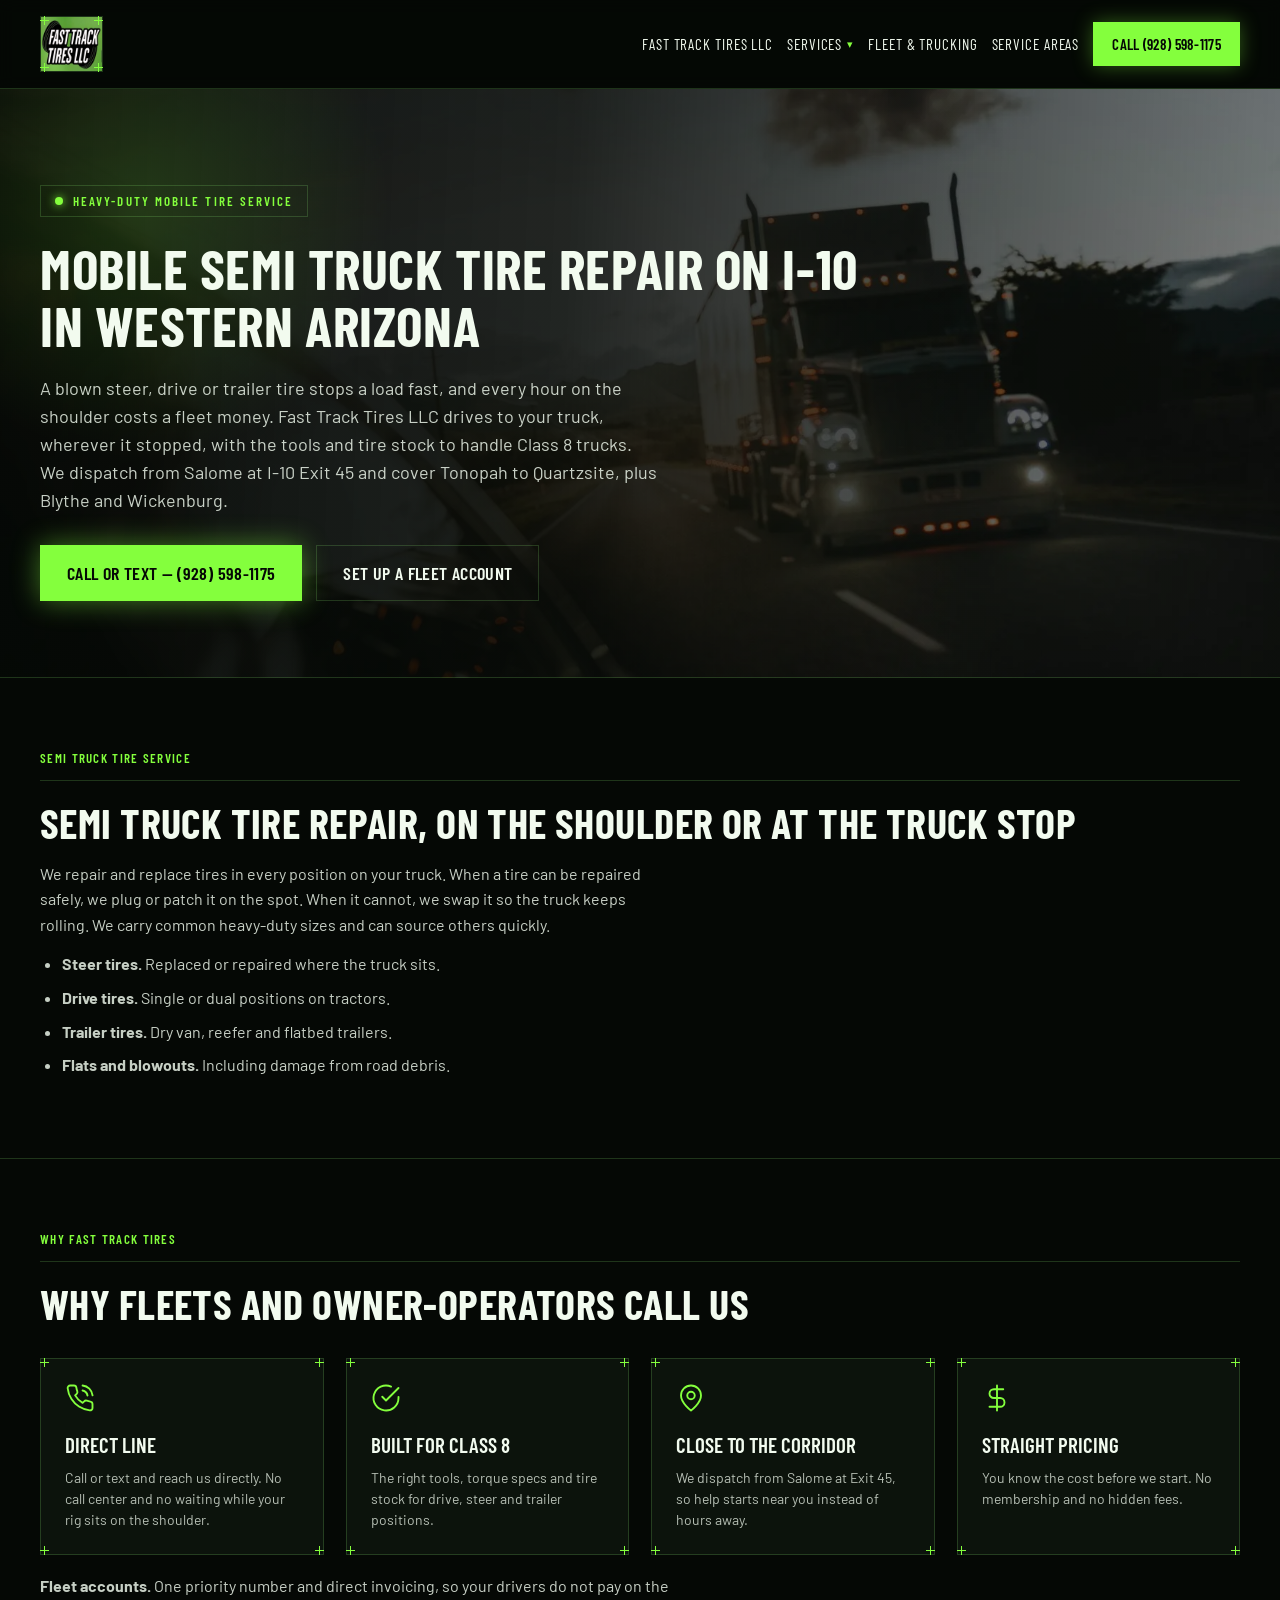
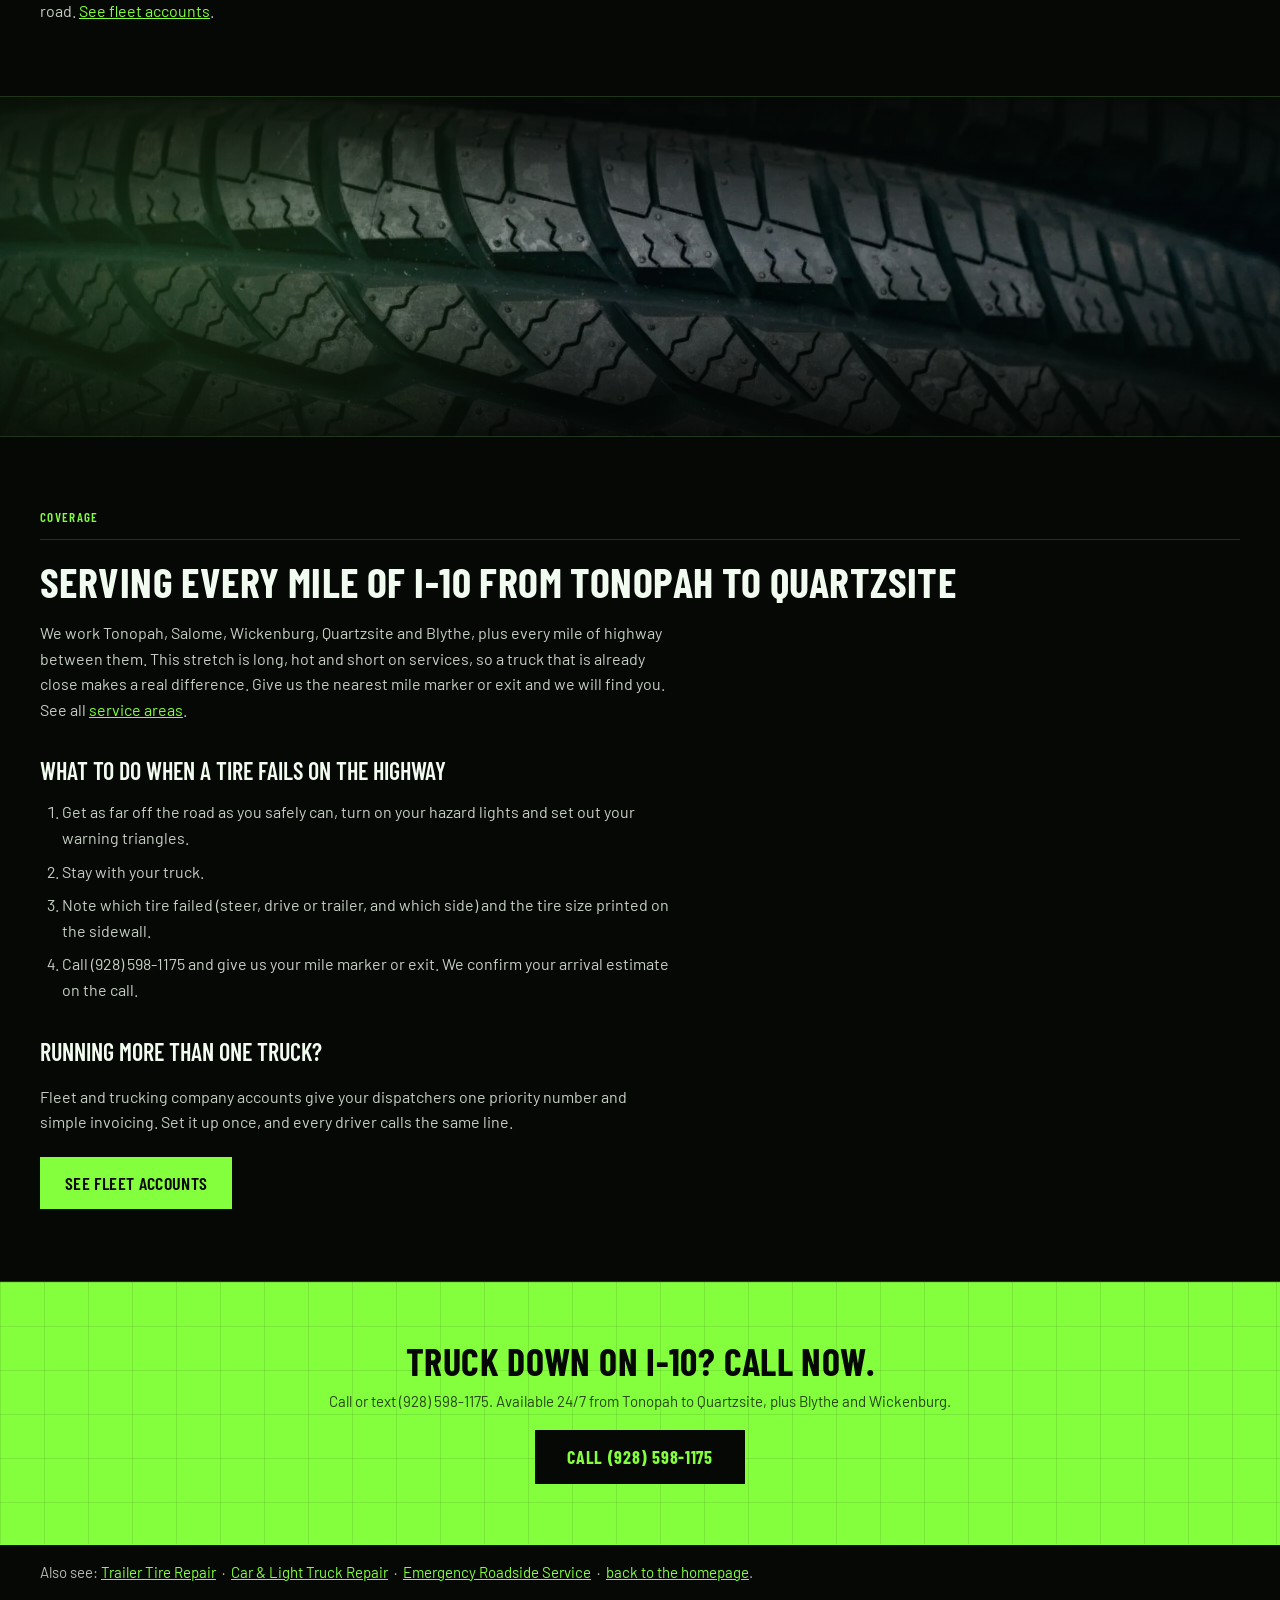
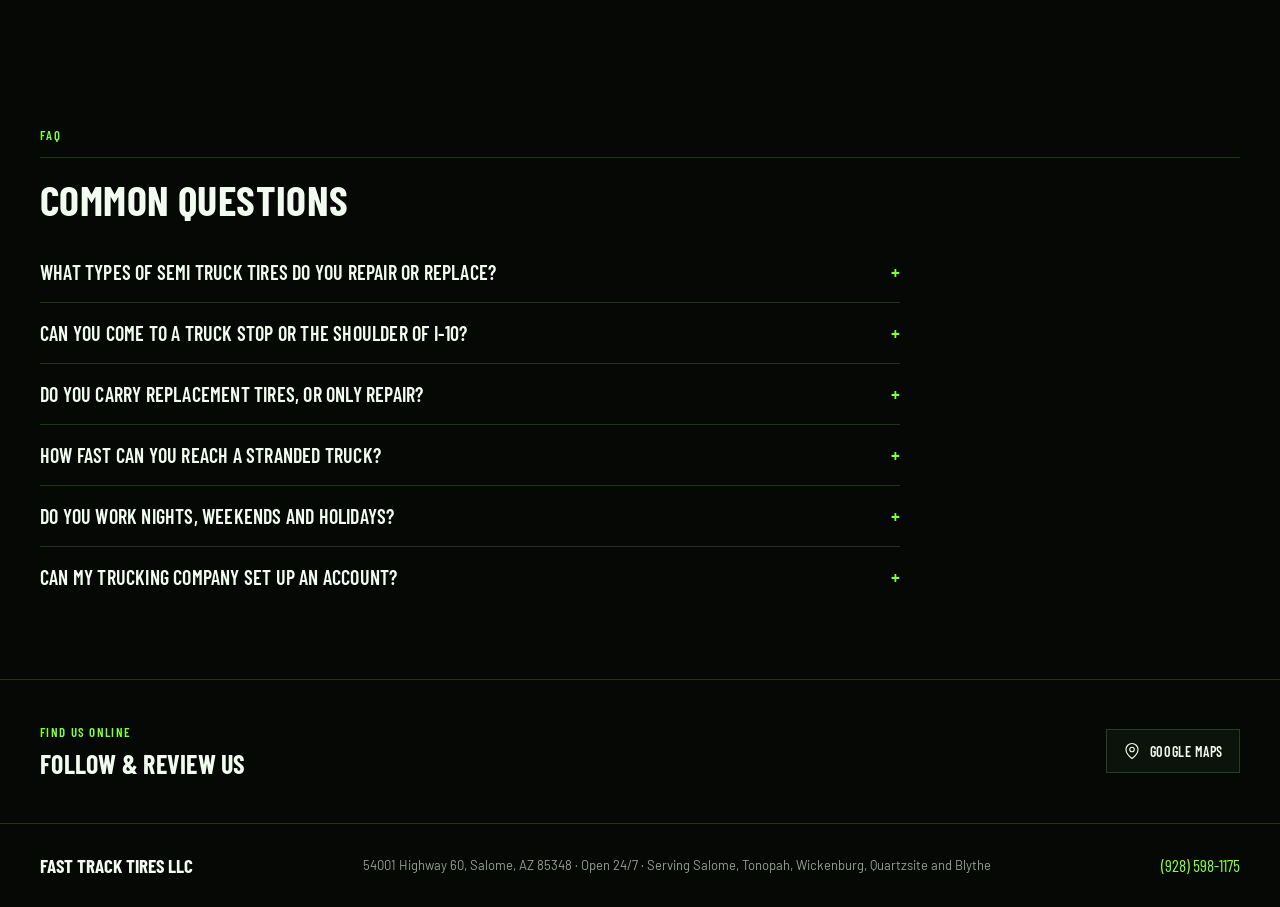
<file: semi-truck-tire-repair.html>
<!DOCTYPE html>
<html lang="en">
<head>
<meta charset="utf-8">
<title>Semi Truck Tire Repair Salome, AZ | Fast Track Tires</title>
<meta name="viewport" content="width=device-width, initial-scale=1">
<meta name="description" content="24/7 mobile semi truck tire repair on I-10 from Tonopah to Quartzsite, plus Blythe and Wickenburg. Fleet accounts available. Call (928) 598-1175.">
<link rel="canonical" href="https://fastracktires.com/semi-truck-tire-repair.html">
<link rel="icon" href="/favicon.ico">
<link rel="stylesheet" href="/styles.css">
<link href="https://fonts.googleapis.com/css2?family=Barlow:wght@400;500;600&family=Barlow+Condensed:wght@500;600;700&display=swap" rel="stylesheet">
<meta property="og:title" content="Semi Truck Tire Repair Salome, AZ | Fast Track Tires">
<meta property="og:description" content="24/7 mobile semi truck tire repair on I-10 from Tonopah to Quartzsite, plus Blythe and Wickenburg. Fleet accounts available. Call (928) 598-1175.">
<meta property="og:image" content="https://fastracktires.com/assets/og-image.jpg">
<meta property="og:url" content="https://fastracktires.com/semi-truck-tire-repair.html">
<meta property="og:type" content="website">
<meta name="twitter:card" content="summary_large_image">
<meta name="twitter:title" content="Semi Truck Tire Repair Salome, AZ | Fast Track Tires">
<meta name="twitter:description" content="24/7 mobile semi truck tire repair on I-10 from Tonopah to Quartzsite, plus Blythe and Wickenburg. Fleet accounts available. Call (928) 598-1175.">
<meta name="twitter:image" content="https://fastracktires.com/assets/og-image.jpg">
<!-- Google tag (gtag.js) -->
     <script async src="https://www.googletagmanager.com/gtag/js?id=G-QLPF2P8W8X"></script>
     <script>
            window.dataLayer = window.dataLayer || [];
            function gtag(){dataLayer.push(arguments);}
            gtag('js', new Date());

            gtag('config', 'G-QLPF2P8W8X');
     </script>
<script type="application/ld+json">
{
  "@context": "https://schema.org",
  "@type": "TireShop",
  "name": "Fast Track Tires LLC",
  "url": "https://fastracktires.com/semi-truck-tire-repair.html",
  "logo": "https://fastracktires.com/assets/logo.jpg",
  "image": "https://fastracktires.com/assets/logo.jpg",
  "telephone": "+1-928-598-1175",
  "description": "24/7 mobile semi truck tire repair on I-10 from Tonopah to Quartzsite, Arizona, plus Blythe and Wickenburg.",
  "address": {
    "@type": "PostalAddress",
    "streetAddress": "54001 Highway 60",
    "addressLocality": "Salome",
    "addressRegion": "AZ",
    "postalCode": "85348",
    "addressCountry": "US"
  },
  "openingHoursSpecification": {
    "@type": "OpeningHoursSpecification",
    "dayOfWeek": [
      "Monday",
      "Tuesday",
      "Wednesday",
      "Thursday",
      "Friday",
      "Saturday",
      "Sunday"
    ],
    "opens": "00:00",
    "closes": "23:59"
  },
  "areaServed": [
    {
      "@type": "City",
      "name": "Salome, AZ"
    },
    {
      "@type": "City",
      "name": "Tonopah, AZ"
    },
    {
      "@type": "City",
      "name": "Wickenburg, AZ"
    },
    {
      "@type": "City",
      "name": "Quartzsite, AZ"
    },
    {
      "@type": "City",
      "name": "Blythe, CA"
    }
  ],
  "sameAs": [
    "https://maps.app.goo.gl/6Hu5cA9T5ayiqwSX6"
  ],
  "makesOffer": {
    "@type": "Offer",
    "itemOffered": {
      "@type": "Service",
      "name": "Semi truck tire repair",
      "areaServed": "I-10 corridor, western Arizona"
    }
  }
}
</script>
<script type="application/ld+json">
{
  "@context": "https://schema.org",
  "@type": "FAQPage",
  "mainEntity": [
    {
      "@type": "Question",
      "name": "What types of semi truck tires do you repair or replace?",
      "acceptedAnswer": {
        "@type": "Answer",
        "text": "We handle drive, steer and trailer positions on semi trucks and other Class 8 vehicles, including plugging, patching and full tire swaps when a repair is not safe."
      }
    },
    {
      "@type": "Question",
      "name": "Can you come to a truck stop or the shoulder of I-10?",
      "acceptedAnswer": {
        "@type": "Answer",
        "text": "Yes. We come directly to your truck, wherever it stopped between Tonopah and Quartzsite, plus Blythe and Wickenburg."
      }
    },
    {
      "@type": "Question",
      "name": "Do you carry replacement tires, or only repair?",
      "acceptedAnswer": {
        "@type": "Answer",
        "text": "We carry common heavy-duty sizes and can source others quickly if your truck needs a size we do not have on hand."
      }
    },
    {
      "@type": "Question",
      "name": "How fast can you reach a stranded truck?",
      "acceptedAnswer": {
        "@type": "Answer",
        "text": "Typical arrival is 30 to 45 minutes, depending on where you are on the corridor and road conditions. We confirm the estimate when you call."
      }
    },
    {
      "@type": "Question",
      "name": "Do you work nights, weekends and holidays?",
      "acceptedAnswer": {
        "@type": "Answer",
        "text": "Yes. Fast Track Tires LLC runs 24 hours a day, seven days a week, and a real person answers the phone."
      }
    },
    {
      "@type": "Question",
      "name": "Can my trucking company set up an account?",
      "acceptedAnswer": {
        "@type": "Answer",
        "text": "Yes. Call us to set up a priority line and direct invoicing for your trucks."
      }
    }
  ]
}
</script>
</head>
<body>
<div class="ftt" style="max-width:1280px;margin:0 auto;">
<nav class="navbar">
  <a class="logo-frame" href="/" aria-label="Fast Track Tires LLC — home">
    <span class="blueprint logo-blueprint"><i class="corner tl"></i><i class="corner tr"></i><i class="corner bl"></i><i class="corner br"></i><img class="logo" src="/assets/logo.jpg" alt="Fast Track Tires LLC logo" width="54" height="54"></span>
  </a>
  <div class="nav-spacer"></div>
  <a class="nav-link nav-brand-link" href="/">Fast Track Tires LLC</a>
  <details class="nav-dropdown">
    <summary aria-current="page">Services <span class="caret">&#9662;</span></summary>
    <div class="nav-dropdown-panel">
      <a href="/semi-truck-tire-repair.html">Semi Truck &amp; Big Rig Repair</a>
      <a href="/trailer-tire-repair.html">Trailer Tire Repair</a>
      <a href="/car-light-truck-tire-repair.html">Car &amp; Light Truck Repair</a>
      <a href="/emergency-roadside-tire-service.html">Emergency Roadside Service</a>
    </div>
  </details>
  <a class="nav-link " href="/fleet-trucking-services.html">Fleet &amp; Trucking</a>
  <a class="nav-link " href="/service-areas.html">Service Areas</a>
  <a href="tel:+19285981175" class="btn btn-primary nav-call">Call (928) 598-1175</a>
  <button type="button" class="nav-hamburger" aria-label="Open menu" aria-expanded="false" aria-controls="mobile-menu" onclick="document.getElementById('mobile-menu').classList.add('open');this.setAttribute('aria-expanded','true')">
    <svg width="20" height="20" viewBox="0 0 24 24" fill="none" stroke="currentColor" stroke-width="2" stroke-linecap="round"><line x1="3" y1="6" x2="21" y2="6"></line><line x1="3" y1="12" x2="21" y2="12"></line><line x1="3" y1="18" x2="21" y2="18"></line></svg>
  </button>
</nav>
<div class="nav-mobile-panel" id="mobile-menu">
  <button type="button" class="nav-hamburger nav-mobile-close" aria-label="Close menu" onclick="document.getElementById('mobile-menu').classList.remove('open')">
    <svg width="20" height="20" viewBox="0 0 24 24" fill="none" stroke="currentColor" stroke-width="2" stroke-linecap="round"><line x1="4" y1="4" x2="20" y2="20"></line><line x1="20" y1="4" x2="4" y2="20"></line></svg>
  </button>
  <a href="/">Fast Track Tires LLC</a>
  <a href="/semi-truck-tire-repair.html">Semi Truck &amp; Big Rig Repair</a>
  <a href="/trailer-tire-repair.html">Trailer Tire Repair</a>
  <a href="/car-light-truck-tire-repair.html">Car &amp; Light Truck Repair</a>
  <a href="/emergency-roadside-tire-service.html">Emergency Roadside Service</a>
  <a href="/fleet-trucking-services.html">Fleet &amp; Trucking</a>
  <a href="/service-areas.html">Service Areas</a>
  <a href="tel:+19285981175">Call (928) 598-1175</a>
</div>
<script>
document.addEventListener('click', function(e) {
  document.querySelectorAll('.nav-dropdown[open]').forEach(function(d) {
    if (!d.contains(e.target)) d.removeAttribute('open');
  });
});
document.addEventListener('keydown', function(e) {
  if (e.key === 'Escape') {
    document.querySelectorAll('.nav-dropdown[open]').forEach(function(d) { d.removeAttribute('open'); });
    var panel = document.getElementById('mobile-menu');
    if (panel) panel.classList.remove('open');
  }
});
</script>
<section class="hero" style="position:relative;overflow:hidden;padding:96px 40px 76px;border-bottom:1px solid var(--color-divider);background:linear-gradient(92deg,rgba(5,8,5,.96) 0%,rgba(5,8,5,.88) 44%,rgba(5,8,5,.48) 100%),image-set(url('/assets/semi-hero.webp') type('image/webp'), url('/assets/semi-hero.jpg') type('image/jpeg')) center right/cover no-repeat;">
    <div style="position:absolute;top:-140px;left:-120px;width:520px;height:520px;background:radial-gradient(circle,rgba(132,255,61,.16),transparent 68%);pointer-events:none;"></div>
    <div class="hero-inner" style="position:relative;max-width:820px;">
      <div style="display:inline-flex;align-items:center;gap:10px;font-family:var(--font-heading);font-size:13px;font-weight:600;letter-spacing:.16em;text-transform:uppercase;color:var(--color-accent);border:1px solid var(--color-divider);padding:7px 14px;">
        <span style="width:8px;height:8px;border-radius:50%;background:var(--color-accent);box-shadow:0 0 10px var(--color-accent);"></span>
        Heavy-duty mobile tire service
      </div>
      <h1 style="font-family:var(--font-heading);font-weight:700;font-size:56px;line-height:1.02;letter-spacing:.01em;text-transform:uppercase;margin:22px 0 0;">Mobile Semi Truck Tire Repair on I-10 in Western Arizona</h1>
      <p style="font-family:var(--font-body);font-size:18px;line-height:1.55;max-width:62ch;margin:22px 0 0;color:color-mix(in srgb,var(--color-text) 82%,transparent);">A blown steer, drive or trailer tire stops a load fast, and every hour on the shoulder costs a fleet money. Fast Track Tires LLC drives to your truck, wherever it stopped, with the tools and tire stock to handle Class 8 trucks. We dispatch from Salome at I-10 Exit 45 and cover Tonopah to Quartzsite, plus Blythe and Wickenburg.</p>
      <div style="display:flex;gap:14px;flex-wrap:wrap;margin-top:30px;">
        <a href="tel:+19285981175" class="btn btn-primary" style="text-decoration:none;font-size:18px;padding:16px 26px;font-family:var(--font-heading);font-weight:600;box-shadow:0 0 28px rgba(132,255,61,.45);min-height:44px;">Call or text &mdash; (928) 598-1175</a>
        <a href="/fleet-trucking-services.html" class="btn" style="text-decoration:none;font-size:18px;padding:16px 26px;font-family:var(--font-heading);font-weight:600;min-height:44px;">Set up a fleet account</a>
      </div>
    </div>
  </section>
<section style="padding:72px 40px;border-bottom:1px solid var(--color-divider);">
    <div class="kicker">Semi truck tire service</div>
    <hr class="rule">
    <h2 style="font-family:var(--font-heading);font-weight:700;font-size:42px;line-height:1;letter-spacing:.01em;text-transform:uppercase;margin:0;">Semi truck tire repair, on the shoulder or at the truck stop</h2>
    <p style="font-family:var(--font-body);font-size:16px;line-height:1.6;max-width:70ch;margin:18px 0 0;color:color-mix(in srgb,var(--color-text) 82%,transparent);">We repair and replace tires in every position on your truck. When a tire can be repaired safely, we plug or patch it on the spot. When it cannot, we swap it so the truck keeps rolling. We carry common heavy-duty sizes and can source others quickly.</p>
    <ul style="max-width:70ch;padding-left:22px;margin:14px 0 0;"><li style="font-family:var(--font-body);font-size:16px;line-height:1.6;margin:8px 0;color:color-mix(in srgb,var(--color-text) 82%,transparent);"><strong>Steer tires.</strong> Replaced or repaired where the truck sits.</li><li style="font-family:var(--font-body);font-size:16px;line-height:1.6;margin:8px 0;color:color-mix(in srgb,var(--color-text) 82%,transparent);"><strong>Drive tires.</strong> Single or dual positions on tractors.</li><li style="font-family:var(--font-body);font-size:16px;line-height:1.6;margin:8px 0;color:color-mix(in srgb,var(--color-text) 82%,transparent);"><strong>Trailer tires.</strong> Dry van, reefer and flatbed trailers.</li><li style="font-family:var(--font-body);font-size:16px;line-height:1.6;margin:8px 0;color:color-mix(in srgb,var(--color-text) 82%,transparent);"><strong>Flats and blowouts.</strong> Including damage from road debris.</li></ul>
  </section>
<section style="padding:72px 40px;border-bottom:1px solid var(--color-divider);">
    <div class="kicker">Why Fast Track Tires</div>
    <hr class="rule">
    <h2 style="font-family:var(--font-heading);font-weight:700;font-size:42px;line-height:1;letter-spacing:.01em;text-transform:uppercase;margin:0;">Why fleets and owner-operators call us</h2>
    <div class="grid4">
      <div class="blueprint" style="border:1px solid var(--color-divider);padding:24px;background:var(--color-surface);">
        <i class="corner tl"></i><i class="corner tr"></i><i class="corner bl"></i><i class="corner br"></i>
        <div style="color:var(--color-accent);"><svg width="30" height="30" viewBox="0 0 24 24" fill="none" stroke="currentColor" stroke-width="1.5" stroke-linecap="round" stroke-linejoin="round"><path d="M14.05 2a9 9 0 0 1 8 7.94"></path><path d="M14.05 6A5 5 0 0 1 18 10"></path><path d="M22 16.92v3a2 2 0 0 1-2.18 2 19.79 19.79 0 0 1-8.63-3.07 19.5 19.5 0 0 1-6-6 19.79 19.79 0 0 1-3.07-8.67A2 2 0 0 1 4.11 2h3a2 2 0 0 1 2 1.72 12.84 12.84 0 0 0 .7 2.81 2 2 0 0 1-.45 2.11L8.09 9.91a16 16 0 0 0 6 6l1.27-1.27a2 2 0 0 1 2.11-.45 12.84 12.84 0 0 0 2.81.7A2 2 0 0 1 22 16.92z"></path></svg></div>
        <h3 style="font-family:var(--font-heading);font-weight:600;font-size:21px;text-transform:uppercase;margin:16px 0 0;">Direct line</h3>
        <p style="font-family:var(--font-body);font-size:14px;line-height:1.5;margin:10px 0 0;color:color-mix(in srgb,var(--color-text) 74%,transparent);">Call or text and reach us directly. No call center and no waiting while your rig sits on the shoulder.</p>
      </div>
      <div class="blueprint" style="border:1px solid var(--color-divider);padding:24px;background:var(--color-surface);">
        <i class="corner tl"></i><i class="corner tr"></i><i class="corner bl"></i><i class="corner br"></i>
        <div style="color:var(--color-accent);"><svg width="30" height="30" viewBox="0 0 24 24" fill="none" stroke="currentColor" stroke-width="1.5" stroke-linecap="round" stroke-linejoin="round"><path d="M22 11.08V12a10 10 0 1 1-5.93-9.14"></path><path d="m9 11 3 3L22 4"></path></svg></div>
        <h3 style="font-family:var(--font-heading);font-weight:600;font-size:21px;text-transform:uppercase;margin:16px 0 0;">Built for Class 8</h3>
        <p style="font-family:var(--font-body);font-size:14px;line-height:1.5;margin:10px 0 0;color:color-mix(in srgb,var(--color-text) 74%,transparent);">The right tools, torque specs and tire stock for drive, steer and trailer positions.</p>
      </div>
      <div class="blueprint" style="border:1px solid var(--color-divider);padding:24px;background:var(--color-surface);">
        <i class="corner tl"></i><i class="corner tr"></i><i class="corner bl"></i><i class="corner br"></i>
        <div style="color:var(--color-accent);"><svg width="30" height="30" viewBox="0 0 24 24" fill="none" stroke="currentColor" stroke-width="1.5" stroke-linecap="round" stroke-linejoin="round"><path d="M20 10c0 6-8 12-8 12s-8-6-8-12a8 8 0 0 1 16 0Z"></path><circle cx="12" cy="10" r="3"></circle></svg></div>
        <h3 style="font-family:var(--font-heading);font-weight:600;font-size:21px;text-transform:uppercase;margin:16px 0 0;">Close to the corridor</h3>
        <p style="font-family:var(--font-body);font-size:14px;line-height:1.5;margin:10px 0 0;color:color-mix(in srgb,var(--color-text) 74%,transparent);">We dispatch from Salome at Exit 45, so help starts near you instead of hours away.</p>
      </div>
      <div class="blueprint" style="border:1px solid var(--color-divider);padding:24px;background:var(--color-surface);">
        <i class="corner tl"></i><i class="corner tr"></i><i class="corner bl"></i><i class="corner br"></i>
        <div style="color:var(--color-accent);"><svg width="30" height="30" viewBox="0 0 24 24" fill="none" stroke="currentColor" stroke-width="1.5" stroke-linecap="round" stroke-linejoin="round"><line x1="12" x2="12" y1="2" y2="22"></line><path d="M17 5H9.5a3.5 3.5 0 0 0 0 7h5a3.5 3.5 0 0 1 0 7H6"></path></svg></div>
        <h3 style="font-family:var(--font-heading);font-weight:600;font-size:21px;text-transform:uppercase;margin:16px 0 0;">Straight pricing</h3>
        <p style="font-family:var(--font-body);font-size:14px;line-height:1.5;margin:10px 0 0;color:color-mix(in srgb,var(--color-text) 74%,transparent);">You know the cost before we start. No membership and no hidden fees.</p>
      </div>
    </div>
    <p style="font-family:var(--font-body);font-size:16px;line-height:1.6;max-width:70ch;margin:18px 0 0;color:color-mix(in srgb,var(--color-text) 82%,transparent);"><strong>Fleet accounts.</strong> One priority number and direct invoicing, so your drivers do not pay on the road. <a href="/fleet-trucking-services.html">See fleet accounts</a>.</p>
  </section>
<section class="photo-band" style="position:relative;height:340px;border-bottom:1px solid var(--color-divider);background:linear-gradient(180deg,rgba(5,8,5,.94) 0%,rgba(5,8,5,.30) 46%,rgba(5,8,5,.94) 100%),image-set(url('/assets/treads-stack.webp') type('image/webp'), url('/assets/treads-stack.jpg') type('image/jpeg')) center/cover no-repeat;">
    <div style="position:absolute;inset:0;pointer-events:none;background:radial-gradient(60% 120% at 12% 50%,rgba(132,255,61,.14),transparent 62%);"></div>
  </section>
<section style="padding:72px 40px;border-bottom:1px solid var(--color-divider);">
    <div class="kicker">Coverage</div>
    <hr class="rule">
    <h2 style="font-family:var(--font-heading);font-weight:700;font-size:42px;line-height:1;letter-spacing:.01em;text-transform:uppercase;margin:0;">Serving every mile of I-10 from Tonopah to Quartzsite</h2>
    <p style="font-family:var(--font-body);font-size:16px;line-height:1.6;max-width:70ch;margin:18px 0 0;color:color-mix(in srgb,var(--color-text) 82%,transparent);">We work Tonopah, Salome, Wickenburg, Quartzsite and Blythe, plus every mile of highway between them. This stretch is long, hot and short on services, so a truck that is already close makes a real difference. Give us the nearest mile marker or exit and we will find you. See all <a href="/service-areas.html">service areas</a>.</p>
    <h3 style="font-family:var(--font-heading);font-weight:600;font-size:24px;text-transform:uppercase;margin:34px 0 0;">What to do when a tire fails on the highway</h3>
    <ol style="max-width:70ch;padding-left:22px;margin:14px 0 0;"><li style="font-family:var(--font-body);font-size:16px;line-height:1.6;margin:8px 0;color:color-mix(in srgb,var(--color-text) 82%,transparent);"><strong></strong> Get as far off the road as you safely can, turn on your hazard lights and set out your warning triangles.</li><li style="font-family:var(--font-body);font-size:16px;line-height:1.6;margin:8px 0;color:color-mix(in srgb,var(--color-text) 82%,transparent);"><strong></strong> Stay with your truck.</li><li style="font-family:var(--font-body);font-size:16px;line-height:1.6;margin:8px 0;color:color-mix(in srgb,var(--color-text) 82%,transparent);"><strong></strong> Note which tire failed (steer, drive or trailer, and which side) and the tire size printed on the sidewall.</li><li style="font-family:var(--font-body);font-size:16px;line-height:1.6;margin:8px 0;color:color-mix(in srgb,var(--color-text) 82%,transparent);"><strong></strong> Call (928) 598-1175 and give us your mile marker or exit. We confirm your arrival estimate on the call.</li></ol>
    <h3 style="font-family:var(--font-heading);font-weight:600;font-size:24px;text-transform:uppercase;margin:34px 0 0;">Running more than one truck?</h3>
    <p style="font-family:var(--font-body);font-size:16px;line-height:1.6;max-width:70ch;margin:18px 0 0;color:color-mix(in srgb,var(--color-text) 82%,transparent);">Fleet and trucking company accounts give your dispatchers one priority number and simple invoicing. Set it up once, and every driver calls the same line.</p>
    <div style="margin-top:22px;"><a href="/fleet-trucking-services.html" class="btn btn-primary" style="text-decoration:none;font-size:18px;padding:14px 24px;font-family:var(--font-heading);font-weight:600;min-height:44px;">See fleet accounts</a></div>
  </section>
<section style="position:relative;overflow:hidden;padding:60px 40px;background:var(--color-accent);color:#050805;text-align:center;border-bottom:1px solid var(--color-divider);">
    <div style="position:absolute;inset:0;pointer-events:none;background-image:linear-gradient(rgba(5,8,5,.09) 1px,transparent 1px),linear-gradient(90deg,rgba(5,8,5,.09) 1px,transparent 1px);background-size:44px 44px;"></div>
    <div style="position:relative;">
      <h2 style="font-family:var(--font-heading);font-weight:700;font-size:38px;line-height:1;letter-spacing:.01em;text-transform:uppercase;margin:0;">Truck down on I-10? Call now.</h2>
      <p style="font-family:var(--font-body);font-size:15px;margin:12px 0 0;color:rgba(5,8,5,.75);">Call or text (928) 598-1175. Available 24/7 from Tonopah to Quartzsite, plus Blythe and Wickenburg.</p>
      <a href="tel:+19285981175" style="display:inline-block;margin-top:20px;font-family:var(--font-heading);font-weight:700;font-size:18px;text-transform:uppercase;letter-spacing:.04em;text-decoration:none;background:#050805;color:var(--color-accent);padding:16px 32px;min-height:44px;">Call (928) 598-1175</a>
    </div>
  </section>
<section style="padding:0 40px 56px;">
    <p style="font-family:var(--font-body);font-size:15px;line-height:1.6;color:color-mix(in srgb,var(--color-text) 74%,transparent);max-width:860px;">
      Also see: <a href="/trailer-tire-repair.html">Trailer Tire Repair</a> &nbsp;&middot;&nbsp; <a href="/car-light-truck-tire-repair.html">Car &amp; Light Truck Repair</a> &nbsp;&middot;&nbsp; <a href="/emergency-roadside-tire-service.html">Emergency Roadside Service</a> &nbsp;&middot;&nbsp; <a href="/">back to the homepage</a>.
    </p>
  </section>
<section style="padding:72px 40px;">
    <div class="kicker">FAQ</div>
    <hr class="rule">
    <h2 style="font-family:var(--font-heading);font-weight:700;font-size:42px;line-height:1;letter-spacing:.01em;text-transform:uppercase;margin:0;">Common questions</h2>
    <div style="margin-top:22px;max-width:860px;">
      <details class="faq-item">
        <summary>What types of semi truck tires do you repair or replace? <span class="plus">+</span></summary>
        <p>We handle drive, steer and trailer positions on semi trucks and other Class 8 vehicles, including plugging, patching and full tire swaps when a repair is not safe.</p>
      </details>
      <details class="faq-item">
        <summary>Can you come to a truck stop or the shoulder of I-10? <span class="plus">+</span></summary>
        <p>Yes. We come directly to your truck, wherever it stopped between Tonopah and Quartzsite, plus Blythe and Wickenburg.</p>
      </details>
      <details class="faq-item">
        <summary>Do you carry replacement tires, or only repair? <span class="plus">+</span></summary>
        <p>We carry common heavy-duty sizes and can source others quickly if your truck needs a size we do not have on hand.</p>
      </details>
      <details class="faq-item">
        <summary>How fast can you reach a stranded truck? <span class="plus">+</span></summary>
        <p>Typical arrival is 30 to 45 minutes, depending on where you are on the corridor and road conditions. We confirm the estimate when you call.</p>
      </details>
      <details class="faq-item">
        <summary>Do you work nights, weekends and holidays? <span class="plus">+</span></summary>
        <p>Yes. Fast Track Tires LLC runs 24 hours a day, seven days a week, and a real person answers the phone.</p>
      </details>
      <details class="faq-item">
        <summary>Can my trucking company set up an account? <span class="plus">+</span></summary>
        <p>Yes. Call us to set up a priority line and direct invoicing for your trucks.</p>
      </details>
    </div>
  </section>
<section class="footer-social">
  <div>
    <div class="footer-social-kicker">Find us online</div>
    <div class="footer-social-title">Follow &amp; review us</div>
  </div>
  <div class="footer-social-row">
      <a class="social-btn" href="https://maps.app.goo.gl/6Hu5cA9T5ayiqwSX6" target="_blank" rel="noopener" aria-label="Google Maps"><svg width="18" height="18" viewBox="0 0 24 24" fill="none" stroke="currentColor" stroke-width="1.5" stroke-linecap="round" stroke-linejoin="round"><path d="M20 10c0 6-8 12-8 12s-8-6-8-12a8 8 0 0 1 16 0Z"></path><circle cx="12" cy="10" r="3"></circle></svg>Google Maps</a>
  </div>
</section>
<footer class="site-footer">
  <span class="footer-brand">Fast Track Tires LLC</span>
  <span>54001 Highway 60, Salome, AZ 85348 &middot; Open 24/7 &middot; Serving Salome, Tonopah, Wickenburg, Quartzsite and Blythe</span>
  <a class="footer-phone" href="tel:+19285981175">(928) 598-1175</a>
</footer>
</div>
</body>
</html>
</file>
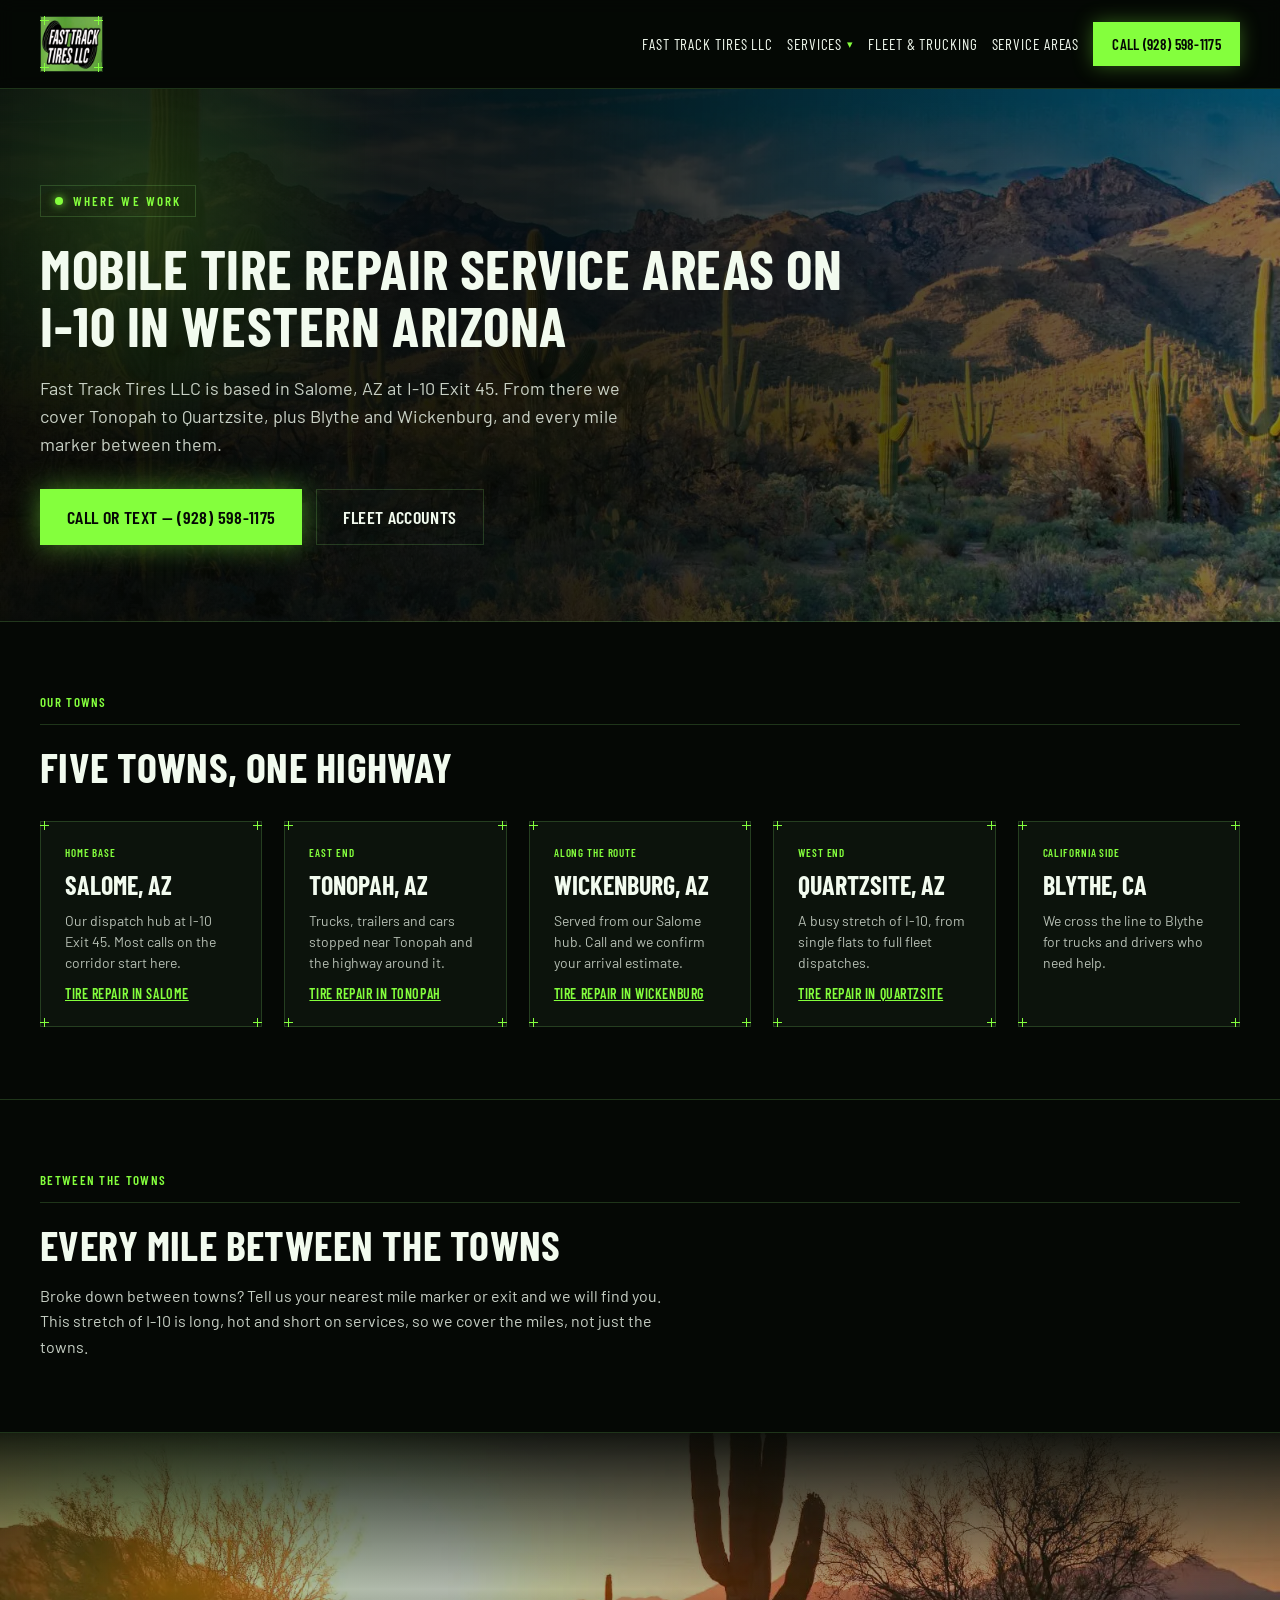
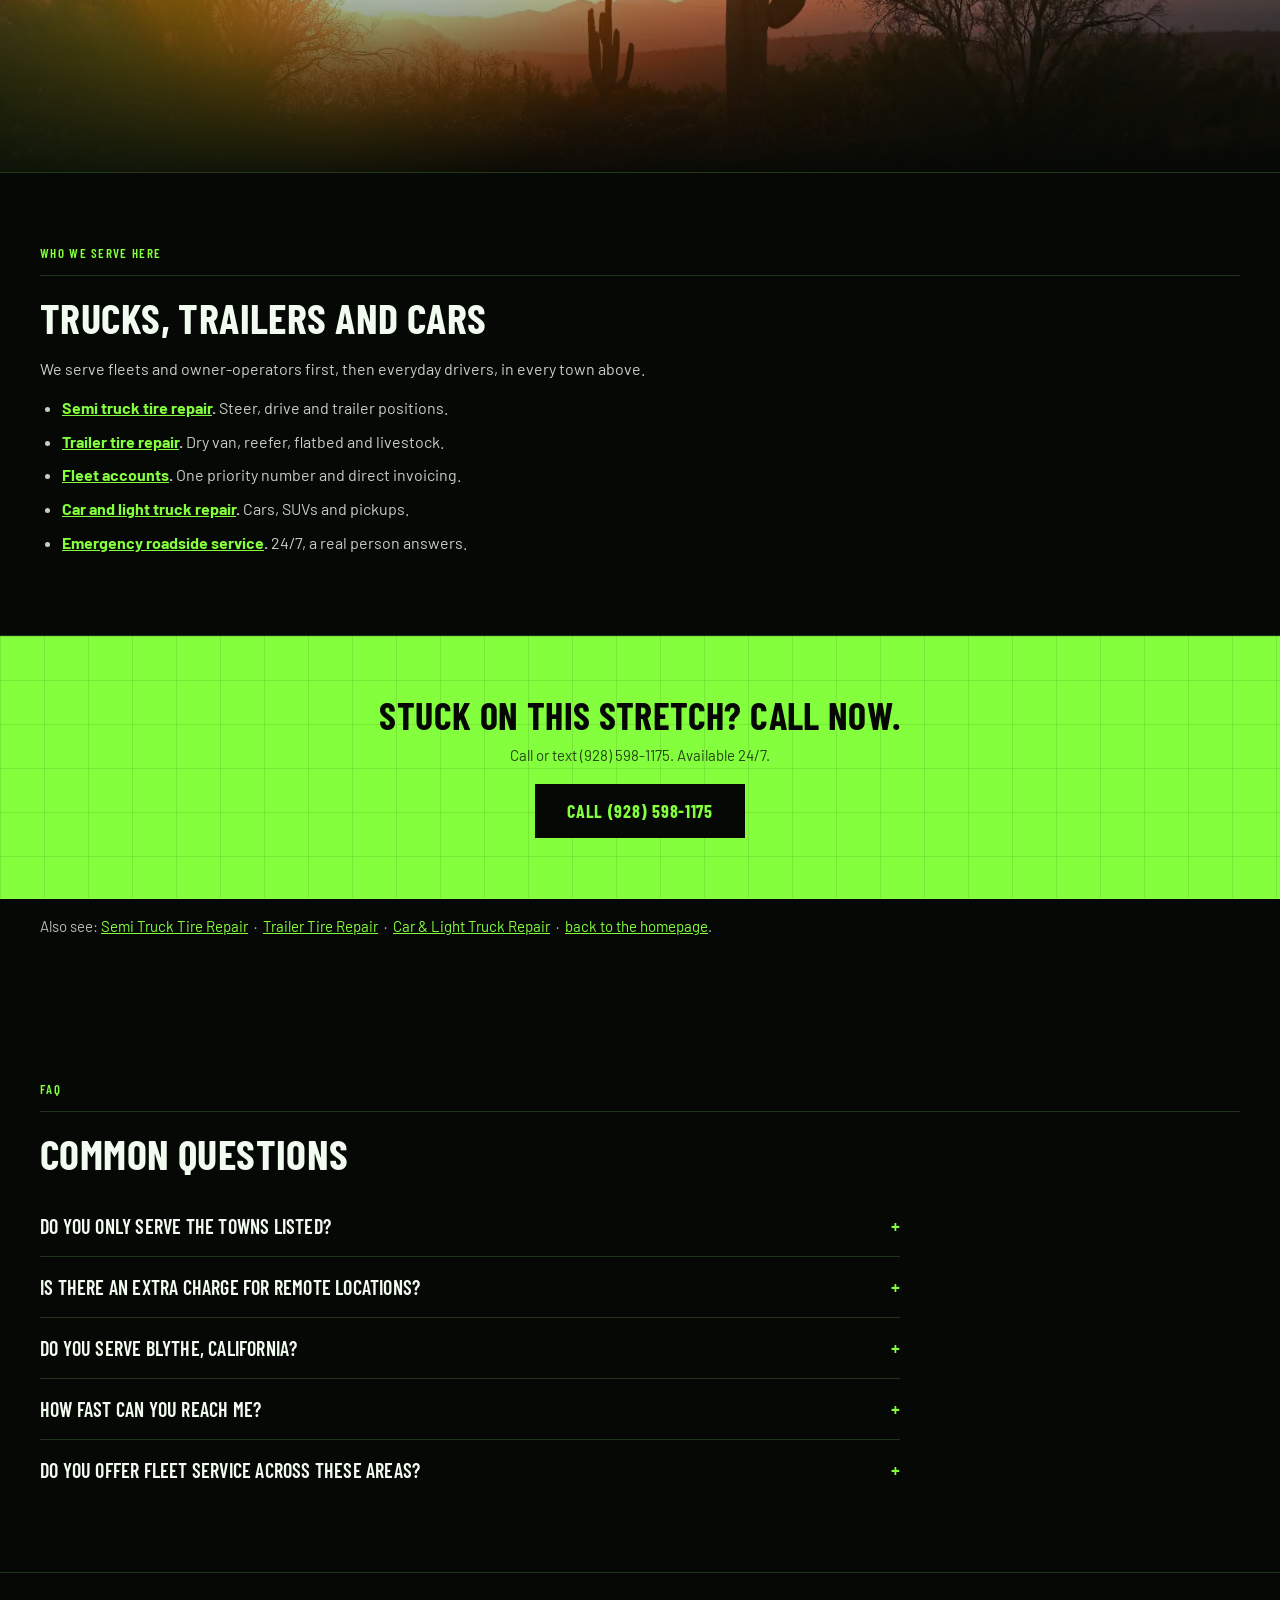
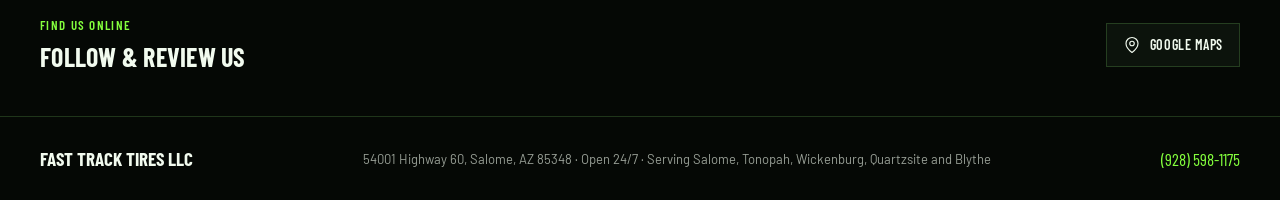
<file: service-areas.html>
<!DOCTYPE html>
<html lang="en">
<head>
<meta charset="utf-8">
<title>Service Areas: I-10 Tonopah to Quartzsite AZ | Fast Track Tires</title>
<meta name="viewport" content="width=device-width, initial-scale=1">
<meta name="description" content="Mobile tire repair 24/7 in Salome, Tonopah, Wickenburg, Quartzsite AZ and Blythe CA, plus every mile of I-10 between them. Call (928) 598-1175.">
<link rel="canonical" href="https://fastracktires.com/service-areas.html">
<link rel="icon" href="/favicon.ico">
<link rel="stylesheet" href="/styles.css">
<link href="https://fonts.googleapis.com/css2?family=Barlow:wght@400;500;600&family=Barlow+Condensed:wght@500;600;700&display=swap" rel="stylesheet">
<meta property="og:title" content="Service Areas: I-10 Tonopah to Quartzsite AZ | Fast Track Tires">
<meta property="og:description" content="Mobile tire repair 24/7 in Salome, Tonopah, Wickenburg, Quartzsite AZ and Blythe CA, plus every mile of I-10 between them. Call (928) 598-1175.">
<meta property="og:image" content="https://fastracktires.com/assets/og-image.jpg">
<meta property="og:url" content="https://fastracktires.com/service-areas.html">
<meta property="og:type" content="website">
<meta name="twitter:card" content="summary_large_image">
<meta name="twitter:title" content="Service Areas: I-10 Tonopah to Quartzsite AZ | Fast Track Tires">
<meta name="twitter:description" content="Mobile tire repair 24/7 in Salome, Tonopah, Wickenburg, Quartzsite AZ and Blythe CA, plus every mile of I-10 between them. Call (928) 598-1175.">
<meta name="twitter:image" content="https://fastracktires.com/assets/og-image.jpg">
<!-- Google tag (gtag.js) -->
     <script async src="https://www.googletagmanager.com/gtag/js?id=G-QLPF2P8W8X"></script>
     <script>
            window.dataLayer = window.dataLayer || [];
            function gtag(){dataLayer.push(arguments);}
            gtag('js', new Date());

            gtag('config', 'G-QLPF2P8W8X');
     </script>
<script type="application/ld+json">
{
  "@context": "https://schema.org",
  "@type": "TireShop",
  "name": "Fast Track Tires LLC",
  "url": "https://fastracktires.com/service-areas.html",
  "logo": "https://fastracktires.com/assets/logo.jpg",
  "image": "https://fastracktires.com/assets/logo.jpg",
  "telephone": "+1-928-598-1175",
  "description": "24/7 mobile tire repair in Salome, Tonopah, Wickenburg and Quartzsite, Arizona and Blythe, California, plus every mile of I-10 between them.",
  "address": {
    "@type": "PostalAddress",
    "streetAddress": "54001 Highway 60",
    "addressLocality": "Salome",
    "addressRegion": "AZ",
    "postalCode": "85348",
    "addressCountry": "US"
  },
  "openingHoursSpecification": {
    "@type": "OpeningHoursSpecification",
    "dayOfWeek": [
      "Monday",
      "Tuesday",
      "Wednesday",
      "Thursday",
      "Friday",
      "Saturday",
      "Sunday"
    ],
    "opens": "00:00",
    "closes": "23:59"
  },
  "areaServed": [
    {
      "@type": "City",
      "name": "Salome, AZ"
    },
    {
      "@type": "City",
      "name": "Tonopah, AZ"
    },
    {
      "@type": "City",
      "name": "Wickenburg, AZ"
    },
    {
      "@type": "City",
      "name": "Quartzsite, AZ"
    },
    {
      "@type": "City",
      "name": "Blythe, CA"
    }
  ],
  "sameAs": [
    "https://maps.app.goo.gl/6Hu5cA9T5ayiqwSX6"
  ],
  "makesOffer": {
    "@type": "Offer",
    "itemOffered": {
      "@type": "Service",
      "name": "Mobile tire repair service areas",
      "areaServed": "I-10 corridor, western Arizona"
    }
  }
}
</script>
<script type="application/ld+json">
{
  "@context": "https://schema.org",
  "@type": "FAQPage",
  "mainEntity": [
    {
      "@type": "Question",
      "name": "Do you only serve the towns listed?",
      "acceptedAnswer": {
        "@type": "Answer",
        "text": "These are our main towns, but we serve the full corridor between them. Give us your nearest mile marker or exit."
      }
    },
    {
      "@type": "Question",
      "name": "Is there an extra charge for remote locations?",
      "acceptedAnswer": {
        "@type": "Answer",
        "text": "We tell you the cost before we dispatch, based on exactly where you are."
      }
    },
    {
      "@type": "Question",
      "name": "Do you serve Blythe, California?",
      "acceptedAnswer": {
        "@type": "Answer",
        "text": "Yes. We cover Blythe along with Quartzsite, Salome, Tonopah and Wickenburg."
      }
    },
    {
      "@type": "Question",
      "name": "How fast can you reach me?",
      "acceptedAnswer": {
        "@type": "Answer",
        "text": "Typical arrival is 30 to 45 minutes, depending on where you are on the corridor. We confirm the estimate when you call."
      }
    },
    {
      "@type": "Question",
      "name": "Do you offer fleet service across these areas?",
      "acceptedAnswer": {
        "@type": "Answer",
        "text": "Yes. One fleet account covers every truck and trailer, with a single priority number."
      }
    }
  ]
}
</script>
</head>
<body>
<div class="ftt" style="max-width:1280px;margin:0 auto;">
<nav class="navbar">
  <a class="logo-frame" href="/" aria-label="Fast Track Tires LLC — home">
    <span class="blueprint logo-blueprint"><i class="corner tl"></i><i class="corner tr"></i><i class="corner bl"></i><i class="corner br"></i><img class="logo" src="/assets/logo.jpg" alt="Fast Track Tires LLC logo" width="54" height="54"></span>
  </a>
  <div class="nav-spacer"></div>
  <a class="nav-link nav-brand-link" href="/">Fast Track Tires LLC</a>
  <details class="nav-dropdown">
    <summary>Services <span class="caret">&#9662;</span></summary>
    <div class="nav-dropdown-panel">
      <a href="/semi-truck-tire-repair.html">Semi Truck &amp; Big Rig Repair</a>
      <a href="/trailer-tire-repair.html">Trailer Tire Repair</a>
      <a href="/car-light-truck-tire-repair.html">Car &amp; Light Truck Repair</a>
      <a href="/emergency-roadside-tire-service.html">Emergency Roadside Service</a>
    </div>
  </details>
  <a class="nav-link " href="/fleet-trucking-services.html">Fleet &amp; Trucking</a>
  <a class="nav-link " href="/service-areas.html" aria-current="page">Service Areas</a>
  <a href="tel:+19285981175" class="btn btn-primary nav-call">Call (928) 598-1175</a>
  <button type="button" class="nav-hamburger" aria-label="Open menu" aria-expanded="false" aria-controls="mobile-menu" onclick="document.getElementById('mobile-menu').classList.add('open');this.setAttribute('aria-expanded','true')">
    <svg width="20" height="20" viewBox="0 0 24 24" fill="none" stroke="currentColor" stroke-width="2" stroke-linecap="round"><line x1="3" y1="6" x2="21" y2="6"></line><line x1="3" y1="12" x2="21" y2="12"></line><line x1="3" y1="18" x2="21" y2="18"></line></svg>
  </button>
</nav>
<div class="nav-mobile-panel" id="mobile-menu">
  <button type="button" class="nav-hamburger nav-mobile-close" aria-label="Close menu" onclick="document.getElementById('mobile-menu').classList.remove('open')">
    <svg width="20" height="20" viewBox="0 0 24 24" fill="none" stroke="currentColor" stroke-width="2" stroke-linecap="round"><line x1="4" y1="4" x2="20" y2="20"></line><line x1="20" y1="4" x2="4" y2="20"></line></svg>
  </button>
  <a href="/">Fast Track Tires LLC</a>
  <a href="/semi-truck-tire-repair.html">Semi Truck &amp; Big Rig Repair</a>
  <a href="/trailer-tire-repair.html">Trailer Tire Repair</a>
  <a href="/car-light-truck-tire-repair.html">Car &amp; Light Truck Repair</a>
  <a href="/emergency-roadside-tire-service.html">Emergency Roadside Service</a>
  <a href="/fleet-trucking-services.html">Fleet &amp; Trucking</a>
  <a href="/service-areas.html">Service Areas</a>
  <a href="tel:+19285981175">Call (928) 598-1175</a>
</div>
<script>
document.addEventListener('click', function(e) {
  document.querySelectorAll('.nav-dropdown[open]').forEach(function(d) {
    if (!d.contains(e.target)) d.removeAttribute('open');
  });
});
document.addEventListener('keydown', function(e) {
  if (e.key === 'Escape') {
    document.querySelectorAll('.nav-dropdown[open]').forEach(function(d) { d.removeAttribute('open'); });
    var panel = document.getElementById('mobile-menu');
    if (panel) panel.classList.remove('open');
  }
});
</script>
<section class="hero" style="position:relative;overflow:hidden;padding:96px 40px 76px;border-bottom:1px solid var(--color-divider);background:linear-gradient(92deg,rgba(5,8,5,.96) 0%,rgba(5,8,5,.88) 44%,rgba(5,8,5,.48) 100%),image-set(url('/assets/desert-day.webp') type('image/webp'), url('/assets/desert-day.jpg') type('image/jpeg')) center right/cover no-repeat;">
    <div style="position:absolute;top:-140px;left:-120px;width:520px;height:520px;background:radial-gradient(circle,rgba(132,255,61,.16),transparent 68%);pointer-events:none;"></div>
    <div class="hero-inner" style="position:relative;max-width:820px;">
      <div style="display:inline-flex;align-items:center;gap:10px;font-family:var(--font-heading);font-size:13px;font-weight:600;letter-spacing:.16em;text-transform:uppercase;color:var(--color-accent);border:1px solid var(--color-divider);padding:7px 14px;">
        <span style="width:8px;height:8px;border-radius:50%;background:var(--color-accent);box-shadow:0 0 10px var(--color-accent);"></span>
        Where we work
      </div>
      <h1 style="font-family:var(--font-heading);font-weight:700;font-size:56px;line-height:1.02;letter-spacing:.01em;text-transform:uppercase;margin:22px 0 0;">Mobile Tire Repair Service Areas on <span style="white-space:nowrap;">I-10</span> in Western Arizona</h1>
      <p style="font-family:var(--font-body);font-size:18px;line-height:1.55;max-width:62ch;margin:22px 0 0;color:color-mix(in srgb,var(--color-text) 82%,transparent);">Fast Track Tires LLC is based in Salome, AZ at I-10 Exit 45. From there we cover Tonopah to Quartzsite, plus Blythe and Wickenburg, and every mile marker between them.</p>
      <div style="display:flex;gap:14px;flex-wrap:wrap;margin-top:30px;">
        <a href="tel:+19285981175" class="btn btn-primary" style="text-decoration:none;font-size:18px;padding:16px 26px;font-family:var(--font-heading);font-weight:600;box-shadow:0 0 28px rgba(132,255,61,.45);min-height:44px;">Call or text &mdash; (928) 598-1175</a>
        <a href="/fleet-trucking-services.html" class="btn" style="text-decoration:none;font-size:18px;padding:16px 26px;font-family:var(--font-heading);font-weight:600;min-height:44px;">Fleet accounts</a>
      </div>
    </div>
  </section>
<section style="padding:72px 40px;border-bottom:1px solid var(--color-divider);">
    <div class="kicker">Our towns</div>
    <hr class="rule">
    <h2 style="font-family:var(--font-heading);font-weight:700;font-size:42px;line-height:1;letter-spacing:.01em;text-transform:uppercase;margin:0;">Five towns, one highway</h2>
    <div style="display:grid;grid-template-columns:repeat(auto-fit,minmax(210px,1fr));gap:22px;margin-top:34px;">
      <div class="blueprint" style="border:1px solid var(--color-divider);padding:24px;background:var(--color-surface);">
        <i class="corner tl"></i><i class="corner tr"></i><i class="corner bl"></i><i class="corner br"></i>
        <div style="font-family:var(--font-heading);font-size:11px;font-weight:600;letter-spacing:.08em;text-transform:uppercase;color:var(--color-accent);">Home base</div>
        <h3 style="font-family:var(--font-heading);font-weight:700;font-size:26px;text-transform:uppercase;margin:10px 0 0;">Salome, AZ</h3>
        <p style="font-family:var(--font-body);font-size:14px;line-height:1.5;margin:10px 0 0;color:color-mix(in srgb,var(--color-text) 74%,transparent);">Our dispatch hub at I-10 Exit 45. Most calls on the corridor start here.</p>
        <a href="/salome-tire-repair.html" style="display:inline-block;margin-top:12px;font-family:var(--font-heading);font-weight:600;font-size:14px;letter-spacing:.04em;text-transform:uppercase;">Tire repair in Salome</a>
      </div>
      <div class="blueprint" style="border:1px solid var(--color-divider);padding:24px;background:var(--color-surface);">
        <i class="corner tl"></i><i class="corner tr"></i><i class="corner bl"></i><i class="corner br"></i>
        <div style="font-family:var(--font-heading);font-size:11px;font-weight:600;letter-spacing:.08em;text-transform:uppercase;color:var(--color-accent);">East end</div>
        <h3 style="font-family:var(--font-heading);font-weight:700;font-size:26px;text-transform:uppercase;margin:10px 0 0;">Tonopah, AZ</h3>
        <p style="font-family:var(--font-body);font-size:14px;line-height:1.5;margin:10px 0 0;color:color-mix(in srgb,var(--color-text) 74%,transparent);">Trucks, trailers and cars stopped near Tonopah and the highway around it.</p>
        <a href="/tonopah-tire-repair.html" style="display:inline-block;margin-top:12px;font-family:var(--font-heading);font-weight:600;font-size:14px;letter-spacing:.04em;text-transform:uppercase;">Tire repair in Tonopah</a>
      </div>
      <div class="blueprint" style="border:1px solid var(--color-divider);padding:24px;background:var(--color-surface);">
        <i class="corner tl"></i><i class="corner tr"></i><i class="corner bl"></i><i class="corner br"></i>
        <div style="font-family:var(--font-heading);font-size:11px;font-weight:600;letter-spacing:.08em;text-transform:uppercase;color:var(--color-accent);">Along the route</div>
        <h3 style="font-family:var(--font-heading);font-weight:700;font-size:26px;text-transform:uppercase;margin:10px 0 0;">Wickenburg, AZ</h3>
        <p style="font-family:var(--font-body);font-size:14px;line-height:1.5;margin:10px 0 0;color:color-mix(in srgb,var(--color-text) 74%,transparent);">Served from our Salome hub. Call and we confirm your arrival estimate.</p>
        <a href="/wickenburg-tire-repair.html" style="display:inline-block;margin-top:12px;font-family:var(--font-heading);font-weight:600;font-size:14px;letter-spacing:.04em;text-transform:uppercase;">Tire repair in Wickenburg</a>
      </div>
      <div class="blueprint" style="border:1px solid var(--color-divider);padding:24px;background:var(--color-surface);">
        <i class="corner tl"></i><i class="corner tr"></i><i class="corner bl"></i><i class="corner br"></i>
        <div style="font-family:var(--font-heading);font-size:11px;font-weight:600;letter-spacing:.08em;text-transform:uppercase;color:var(--color-accent);">West end</div>
        <h3 style="font-family:var(--font-heading);font-weight:700;font-size:26px;text-transform:uppercase;margin:10px 0 0;">Quartzsite, AZ</h3>
        <p style="font-family:var(--font-body);font-size:14px;line-height:1.5;margin:10px 0 0;color:color-mix(in srgb,var(--color-text) 74%,transparent);">A busy stretch of I-10, from single flats to full fleet dispatches.</p>
        <a href="/quartzsite-tire-repair.html" style="display:inline-block;margin-top:12px;font-family:var(--font-heading);font-weight:600;font-size:14px;letter-spacing:.04em;text-transform:uppercase;">Tire repair in Quartzsite</a>
      </div>
      <div class="blueprint" style="border:1px solid var(--color-divider);padding:24px;background:var(--color-surface);">
        <i class="corner tl"></i><i class="corner tr"></i><i class="corner bl"></i><i class="corner br"></i>
        <div style="font-family:var(--font-heading);font-size:11px;font-weight:600;letter-spacing:.08em;text-transform:uppercase;color:var(--color-accent);">California side</div>
        <h3 style="font-family:var(--font-heading);font-weight:700;font-size:26px;text-transform:uppercase;margin:10px 0 0;">Blythe, CA</h3>
        <p style="font-family:var(--font-body);font-size:14px;line-height:1.5;margin:10px 0 0;color:color-mix(in srgb,var(--color-text) 74%,transparent);">We cross the line to Blythe for trucks and drivers who need help.</p>
      </div>
    </div>
  </section>
<section style="padding:72px 40px;border-bottom:1px solid var(--color-divider);">
    <div class="kicker">Between the towns</div>
    <hr class="rule">
    <h2 style="font-family:var(--font-heading);font-weight:700;font-size:42px;line-height:1;letter-spacing:.01em;text-transform:uppercase;margin:0;">Every mile between the towns</h2>
<p style="font-family:var(--font-body);font-size:16px;line-height:1.6;max-width:70ch;margin:18px 0 0;color:color-mix(in srgb,var(--color-text) 82%,transparent);">Broke down between towns? Tell us your nearest mile marker or exit and we will find you. This stretch of I-10 is long, hot and short on services, so we cover the miles, not just the towns.</p>
  </section>
<section class="photo-band" style="position:relative;height:340px;border-bottom:1px solid var(--color-divider);background:linear-gradient(180deg,rgba(5,8,5,.94) 0%,rgba(5,8,5,.30) 46%,rgba(5,8,5,.94) 100%),image-set(url('/assets/desert-sunset.webp') type('image/webp'), url('/assets/desert-sunset.jpg') type('image/jpeg')) center/cover no-repeat;">
    <div style="position:absolute;inset:0;pointer-events:none;background:radial-gradient(60% 120% at 12% 50%,rgba(132,255,61,.14),transparent 62%);"></div>
  </section>
<section style="padding:72px 40px;border-bottom:1px solid var(--color-divider);">
    <div class="kicker">Who we serve here</div>
    <hr class="rule">
    <h2 style="font-family:var(--font-heading);font-weight:700;font-size:42px;line-height:1;letter-spacing:.01em;text-transform:uppercase;margin:0;">Trucks, trailers and cars</h2>
<p style="font-family:var(--font-body);font-size:16px;line-height:1.6;max-width:70ch;margin:18px 0 0;color:color-mix(in srgb,var(--color-text) 82%,transparent);">We serve fleets and owner-operators first, then everyday drivers, in every town above.</p><ul style="max-width:70ch;padding-left:22px;margin:14px 0 0;"><li style="font-family:var(--font-body);font-size:16px;line-height:1.6;margin:8px 0;color:color-mix(in srgb,var(--color-text) 82%,transparent);"><strong><a href="/semi-truck-tire-repair.html">Semi truck tire repair</a>.</strong> Steer, drive and trailer positions.</li><li style="font-family:var(--font-body);font-size:16px;line-height:1.6;margin:8px 0;color:color-mix(in srgb,var(--color-text) 82%,transparent);"><strong><a href="/trailer-tire-repair.html">Trailer tire repair</a>.</strong> Dry van, reefer, flatbed and livestock.</li><li style="font-family:var(--font-body);font-size:16px;line-height:1.6;margin:8px 0;color:color-mix(in srgb,var(--color-text) 82%,transparent);"><strong><a href="/fleet-trucking-services.html">Fleet accounts</a>.</strong> One priority number and direct invoicing.</li><li style="font-family:var(--font-body);font-size:16px;line-height:1.6;margin:8px 0;color:color-mix(in srgb,var(--color-text) 82%,transparent);"><strong><a href="/car-light-truck-tire-repair.html">Car and light truck repair</a>.</strong> Cars, SUVs and pickups.</li><li style="font-family:var(--font-body);font-size:16px;line-height:1.6;margin:8px 0;color:color-mix(in srgb,var(--color-text) 82%,transparent);"><strong><a href="/emergency-roadside-tire-service.html">Emergency roadside service</a>.</strong> 24/7, a real person answers.</li></ul>
  </section>
<section style="position:relative;overflow:hidden;padding:60px 40px;background:var(--color-accent);color:#050805;text-align:center;border-bottom:1px solid var(--color-divider);">
    <div style="position:absolute;inset:0;pointer-events:none;background-image:linear-gradient(rgba(5,8,5,.09) 1px,transparent 1px),linear-gradient(90deg,rgba(5,8,5,.09) 1px,transparent 1px);background-size:44px 44px;"></div>
    <div style="position:relative;">
      <h2 style="font-family:var(--font-heading);font-weight:700;font-size:38px;line-height:1;letter-spacing:.01em;text-transform:uppercase;margin:0;">Stuck on this stretch? Call now.</h2>
      <p style="font-family:var(--font-body);font-size:15px;margin:12px 0 0;color:rgba(5,8,5,.75);">Call or text (928) 598-1175. Available 24/7.</p>
      <a href="tel:+19285981175" style="display:inline-block;margin-top:20px;font-family:var(--font-heading);font-weight:700;font-size:18px;text-transform:uppercase;letter-spacing:.04em;text-decoration:none;background:#050805;color:var(--color-accent);padding:16px 32px;min-height:44px;">Call (928) 598-1175</a>
    </div>
  </section>
<section style="padding:0 40px 56px;">
    <p style="font-family:var(--font-body);font-size:15px;line-height:1.6;color:color-mix(in srgb,var(--color-text) 74%,transparent);max-width:860px;">
      Also see: <a href="/semi-truck-tire-repair.html">Semi Truck Tire Repair</a> &nbsp;&middot;&nbsp; <a href="/trailer-tire-repair.html">Trailer Tire Repair</a> &nbsp;&middot;&nbsp; <a href="/car-light-truck-tire-repair.html">Car &amp; Light Truck Repair</a> &nbsp;&middot;&nbsp; <a href="/">back to the homepage</a>.
    </p>
  </section>
<section style="padding:72px 40px;">
    <div class="kicker">FAQ</div>
    <hr class="rule">
    <h2 style="font-family:var(--font-heading);font-weight:700;font-size:42px;line-height:1;letter-spacing:.01em;text-transform:uppercase;margin:0;">Common questions</h2>
    <div style="margin-top:22px;max-width:860px;">
      <details class="faq-item">
        <summary>Do you only serve the towns listed? <span class="plus">+</span></summary>
        <p>These are our main towns, but we serve the full corridor between them. Give us your nearest mile marker or exit.</p>
      </details>
      <details class="faq-item">
        <summary>Is there an extra charge for remote locations? <span class="plus">+</span></summary>
        <p>We tell you the cost before we dispatch, based on exactly where you are.</p>
      </details>
      <details class="faq-item">
        <summary>Do you serve Blythe, California? <span class="plus">+</span></summary>
        <p>Yes. We cover Blythe along with Quartzsite, Salome, Tonopah and Wickenburg.</p>
      </details>
      <details class="faq-item">
        <summary>How fast can you reach me? <span class="plus">+</span></summary>
        <p>Typical arrival is 30 to 45 minutes, depending on where you are on the corridor. We confirm the estimate when you call.</p>
      </details>
      <details class="faq-item">
        <summary>Do you offer fleet service across these areas? <span class="plus">+</span></summary>
        <p>Yes. One fleet account covers every truck and trailer, with a single priority number.</p>
      </details>
    </div>
  </section>
<section class="footer-social">
  <div>
    <div class="footer-social-kicker">Find us online</div>
    <div class="footer-social-title">Follow &amp; review us</div>
  </div>
  <div class="footer-social-row">
      <a class="social-btn" href="https://maps.app.goo.gl/6Hu5cA9T5ayiqwSX6" target="_blank" rel="noopener" aria-label="Google Maps"><svg width="18" height="18" viewBox="0 0 24 24" fill="none" stroke="currentColor" stroke-width="1.5" stroke-linecap="round" stroke-linejoin="round"><path d="M20 10c0 6-8 12-8 12s-8-6-8-12a8 8 0 0 1 16 0Z"></path><circle cx="12" cy="10" r="3"></circle></svg>Google Maps</a>
  </div>
</section>
<footer class="site-footer">
  <span class="footer-brand">Fast Track Tires LLC</span>
  <span>54001 Highway 60, Salome, AZ 85348 &middot; Open 24/7 &middot; Serving Salome, Tonopah, Wickenburg, Quartzsite and Blythe</span>
  <a class="footer-phone" href="tel:+19285981175">(928) 598-1175</a>
</footer>
</div>
</body>
</html>
</file>
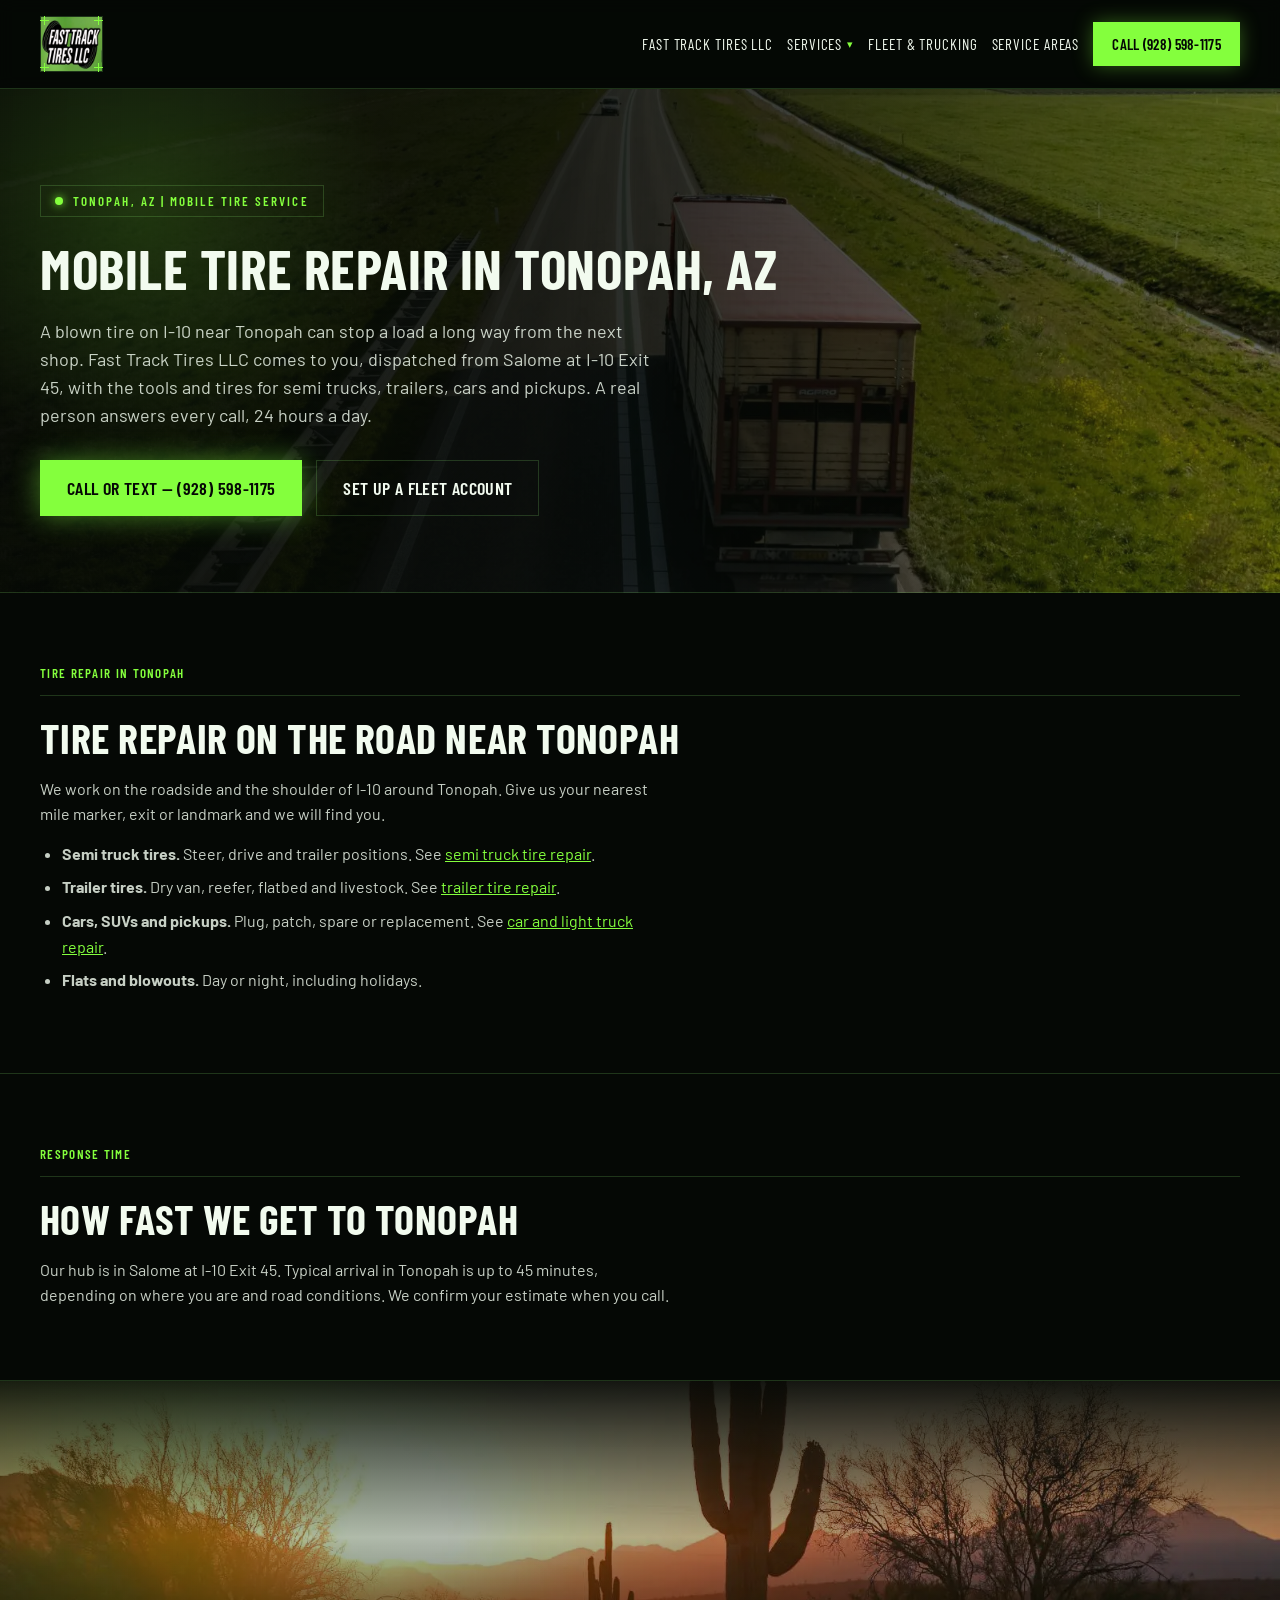
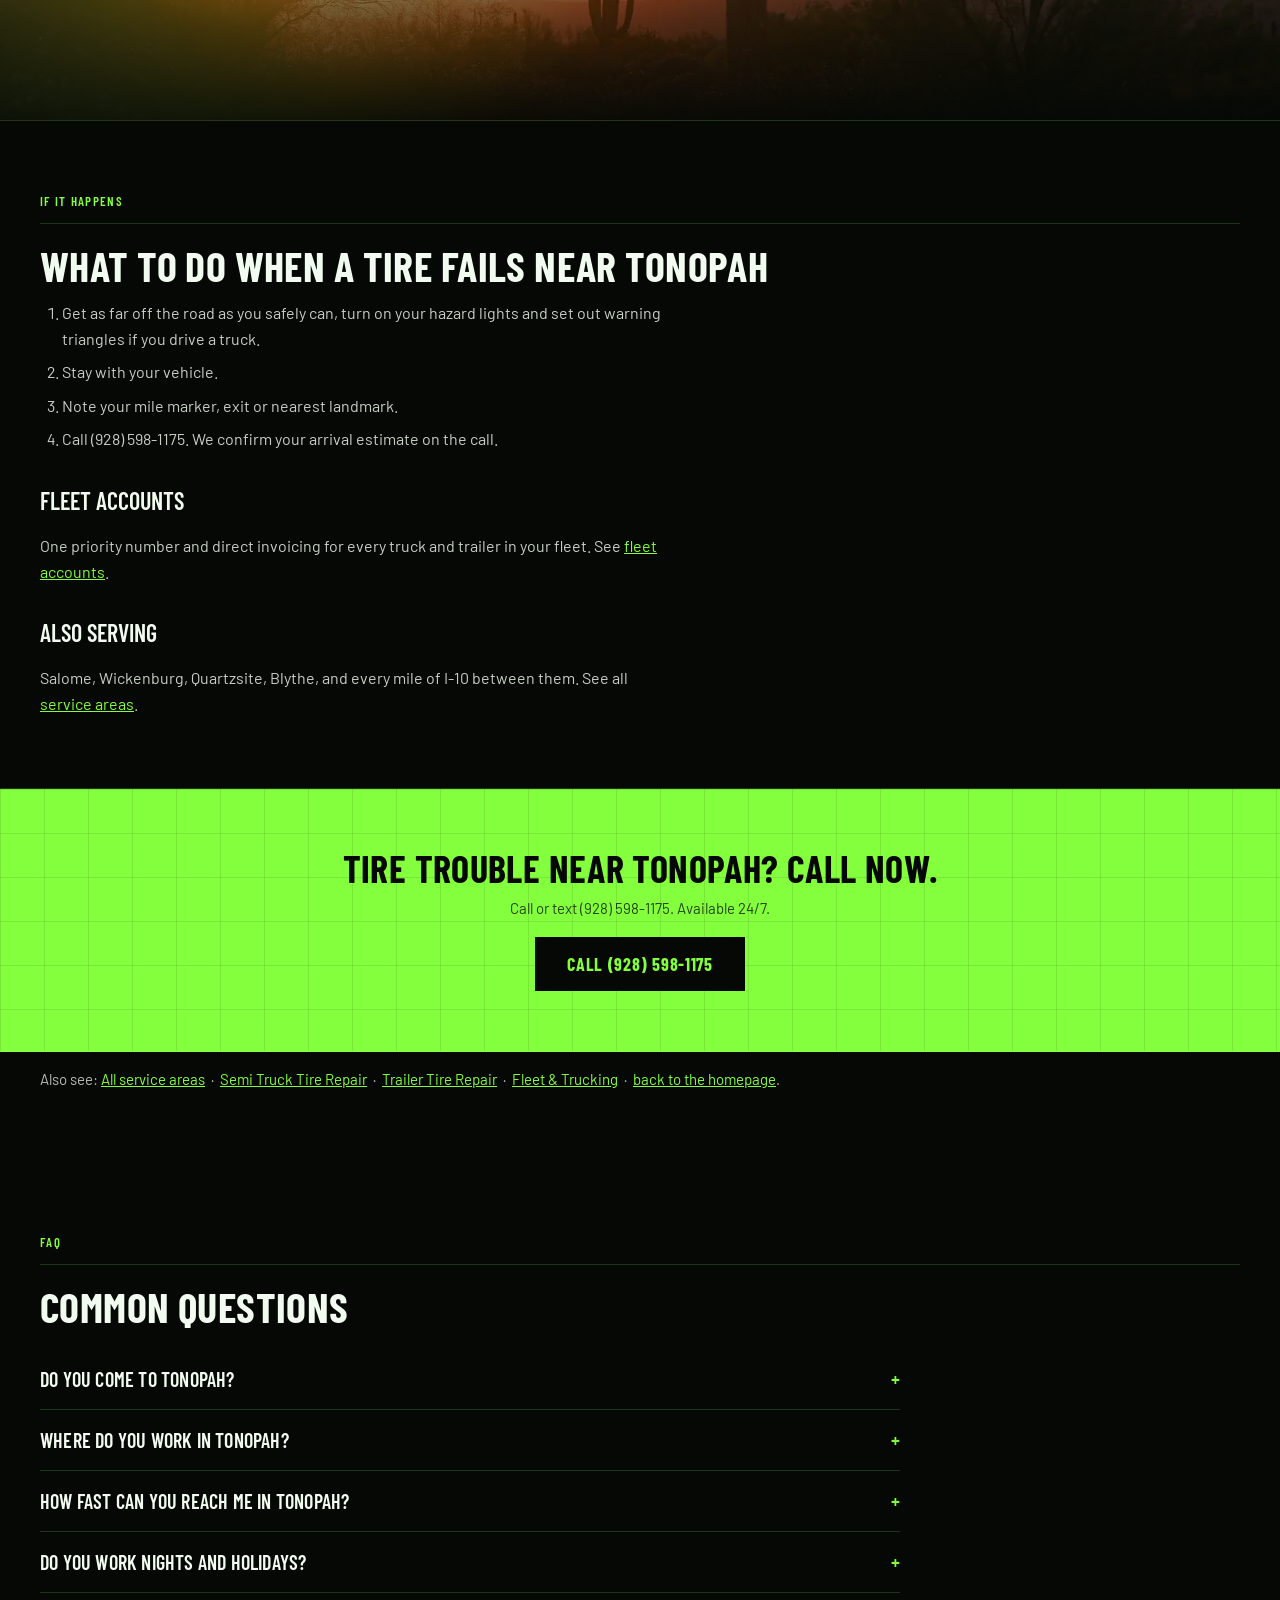
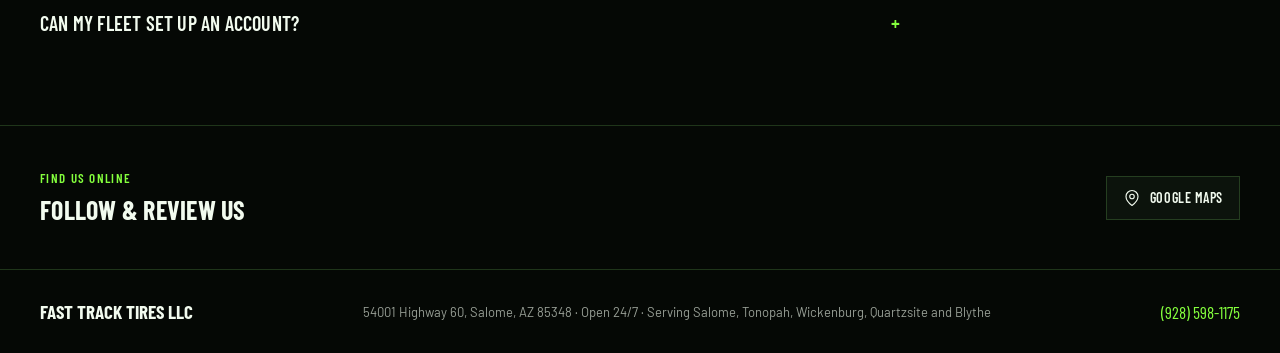
<file: tonopah-tire-repair.html>
<!DOCTYPE html>
<html lang="en">
<head>
<meta charset="utf-8">
<title>Mobile Tire Repair Tonopah, AZ | Fast Track Tires</title>
<meta name="viewport" content="width=device-width, initial-scale=1">
<meta name="description" content="24/7 mobile tire repair in Tonopah, AZ for semis, trailers and cars on I-10. Fleet accounts available. Call (928) 598-1175.">
<link rel="canonical" href="https://fastracktires.com/service-areas.html">
<link rel="icon" href="/favicon.ico">
<link rel="stylesheet" href="/styles.css">
<link href="https://fonts.googleapis.com/css2?family=Barlow:wght@400;500;600&family=Barlow+Condensed:wght@500;600;700&display=swap" rel="stylesheet">
<meta property="og:title" content="Mobile Tire Repair Tonopah, AZ | Fast Track Tires">
<meta property="og:description" content="24/7 mobile tire repair in Tonopah, AZ for semis, trailers and cars on I-10. Fleet accounts available. Call (928) 598-1175.">
<meta property="og:image" content="https://fastracktires.com/assets/og-image.jpg">
<meta property="og:url" content="https://fastracktires.com/service-areas.html">
<meta property="og:type" content="website">
<meta name="twitter:card" content="summary_large_image">
<meta name="twitter:title" content="Mobile Tire Repair Tonopah, AZ | Fast Track Tires">
<meta name="twitter:description" content="24/7 mobile tire repair in Tonopah, AZ for semis, trailers and cars on I-10. Fleet accounts available. Call (928) 598-1175.">
<meta name="twitter:image" content="https://fastracktires.com/assets/og-image.jpg">
<!-- Google tag (gtag.js) -->
     <script async src="https://www.googletagmanager.com/gtag/js?id=G-QLPF2P8W8X"></script>
     <script>
            window.dataLayer = window.dataLayer || [];
            function gtag(){dataLayer.push(arguments);}
            gtag('js', new Date());

            gtag('config', 'G-QLPF2P8W8X');
     </script>
<script type="application/ld+json">
{
  "@context": "https://schema.org",
  "@type": "TireShop",
  "name": "Fast Track Tires LLC",
  "url": "https://fastracktires.com/tonopah-tire-repair.html",
  "logo": "https://fastracktires.com/assets/logo.jpg",
  "image": "https://fastracktires.com/assets/logo.jpg",
  "telephone": "+1-928-598-1175",
  "description": "24/7 mobile tire repair in Tonopah, AZ for semi trucks, trailers, cars and pickups, dispatched from Salome, Arizona.",
  "address": {
    "@type": "PostalAddress",
    "streetAddress": "54001 Highway 60",
    "addressLocality": "Salome",
    "addressRegion": "AZ",
    "postalCode": "85348",
    "addressCountry": "US"
  },
  "openingHoursSpecification": {
    "@type": "OpeningHoursSpecification",
    "dayOfWeek": [
      "Monday",
      "Tuesday",
      "Wednesday",
      "Thursday",
      "Friday",
      "Saturday",
      "Sunday"
    ],
    "opens": "00:00",
    "closes": "23:59"
  },
  "areaServed": [
    {
      "@type": "City",
      "name": "Salome, AZ"
    },
    {
      "@type": "City",
      "name": "Tonopah, AZ"
    },
    {
      "@type": "City",
      "name": "Wickenburg, AZ"
    },
    {
      "@type": "City",
      "name": "Quartzsite, AZ"
    },
    {
      "@type": "City",
      "name": "Blythe, CA"
    }
  ],
  "sameAs": [
    "https://maps.app.goo.gl/6Hu5cA9T5ayiqwSX6"
  ],
  "makesOffer": {
    "@type": "Offer",
    "itemOffered": {
      "@type": "Service",
      "name": "Mobile tire repair in Tonopah, AZ",
      "areaServed": "I-10 corridor, western Arizona"
    }
  }
}
</script>
<script type="application/ld+json">
{
  "@context": "https://schema.org",
  "@type": "FAQPage",
  "mainEntity": [
    {
      "@type": "Question",
      "name": "Do you come to Tonopah?",
      "acceptedAnswer": {
        "@type": "Answer",
        "text": "Yes. We dispatch from Salome at I-10 Exit 45 and cover Tonopah."
      }
    },
    {
      "@type": "Question",
      "name": "Where do you work in Tonopah?",
      "acceptedAnswer": {
        "@type": "Answer",
        "text": "We work on the roadside and the shoulder of I-10 around Tonopah. Give us your mile marker, exit or landmark and we will find you."
      }
    },
    {
      "@type": "Question",
      "name": "How fast can you reach me in Tonopah?",
      "acceptedAnswer": {
        "@type": "Answer",
        "text": "Typical arrival is up to 45 minutes, depending on where you are and road conditions. We confirm the estimate when you call."
      }
    },
    {
      "@type": "Question",
      "name": "Do you work nights and holidays?",
      "acceptedAnswer": {
        "@type": "Answer",
        "text": "Yes. We run 24 hours a day, seven days a week, and a real person answers the phone."
      }
    },
    {
      "@type": "Question",
      "name": "Can my fleet set up an account?",
      "acceptedAnswer": {
        "@type": "Answer",
        "text": "Yes. One account covers every truck and trailer, with direct invoicing."
      }
    }
  ]
}
</script>
</head>
<body>
<div class="ftt" style="max-width:1280px;margin:0 auto;">
<nav class="navbar">
  <a class="logo-frame" href="/" aria-label="Fast Track Tires LLC — home">
    <span class="blueprint logo-blueprint"><i class="corner tl"></i><i class="corner tr"></i><i class="corner bl"></i><i class="corner br"></i><img class="logo" src="/assets/logo.jpg" alt="Fast Track Tires LLC logo" width="54" height="54"></span>
  </a>
  <div class="nav-spacer"></div>
  <a class="nav-link nav-brand-link" href="/">Fast Track Tires LLC</a>
  <details class="nav-dropdown">
    <summary>Services <span class="caret">&#9662;</span></summary>
    <div class="nav-dropdown-panel">
      <a href="/semi-truck-tire-repair.html">Semi Truck &amp; Big Rig Repair</a>
      <a href="/trailer-tire-repair.html">Trailer Tire Repair</a>
      <a href="/car-light-truck-tire-repair.html">Car &amp; Light Truck Repair</a>
      <a href="/emergency-roadside-tire-service.html">Emergency Roadside Service</a>
    </div>
  </details>
  <a class="nav-link " href="/fleet-trucking-services.html">Fleet &amp; Trucking</a>
  <a class="nav-link " href="/service-areas.html" aria-current="page">Service Areas</a>
  <a href="tel:+19285981175" class="btn btn-primary nav-call">Call (928) 598-1175</a>
  <button type="button" class="nav-hamburger" aria-label="Open menu" aria-expanded="false" aria-controls="mobile-menu" onclick="document.getElementById('mobile-menu').classList.add('open');this.setAttribute('aria-expanded','true')">
    <svg width="20" height="20" viewBox="0 0 24 24" fill="none" stroke="currentColor" stroke-width="2" stroke-linecap="round"><line x1="3" y1="6" x2="21" y2="6"></line><line x1="3" y1="12" x2="21" y2="12"></line><line x1="3" y1="18" x2="21" y2="18"></line></svg>
  </button>
</nav>
<div class="nav-mobile-panel" id="mobile-menu">
  <button type="button" class="nav-hamburger nav-mobile-close" aria-label="Close menu" onclick="document.getElementById('mobile-menu').classList.remove('open')">
    <svg width="20" height="20" viewBox="0 0 24 24" fill="none" stroke="currentColor" stroke-width="2" stroke-linecap="round"><line x1="4" y1="4" x2="20" y2="20"></line><line x1="20" y1="4" x2="4" y2="20"></line></svg>
  </button>
  <a href="/">Fast Track Tires LLC</a>
  <a href="/semi-truck-tire-repair.html">Semi Truck &amp; Big Rig Repair</a>
  <a href="/trailer-tire-repair.html">Trailer Tire Repair</a>
  <a href="/car-light-truck-tire-repair.html">Car &amp; Light Truck Repair</a>
  <a href="/emergency-roadside-tire-service.html">Emergency Roadside Service</a>
  <a href="/fleet-trucking-services.html">Fleet &amp; Trucking</a>
  <a href="/service-areas.html">Service Areas</a>
  <a href="tel:+19285981175">Call (928) 598-1175</a>
</div>
<script>
document.addEventListener('click', function(e) {
  document.querySelectorAll('.nav-dropdown[open]').forEach(function(d) {
    if (!d.contains(e.target)) d.removeAttribute('open');
  });
});
document.addEventListener('keydown', function(e) {
  if (e.key === 'Escape') {
    document.querySelectorAll('.nav-dropdown[open]').forEach(function(d) { d.removeAttribute('open'); });
    var panel = document.getElementById('mobile-menu');
    if (panel) panel.classList.remove('open');
  }
});
</script>
<section class="hero" style="position:relative;overflow:hidden;padding:96px 40px 76px;border-bottom:1px solid var(--color-divider);background:linear-gradient(92deg,rgba(5,8,5,.96) 0%,rgba(5,8,5,.88) 44%,rgba(5,8,5,.48) 100%),image-set(url('/assets/highway-aerial.webp') type('image/webp'), url('/assets/highway-aerial.jpg') type('image/jpeg')) center right/cover no-repeat;">
    <div style="position:absolute;top:-140px;left:-120px;width:520px;height:520px;background:radial-gradient(circle,rgba(132,255,61,.16),transparent 68%);pointer-events:none;"></div>
    <div class="hero-inner" style="position:relative;max-width:820px;">
      <div style="display:inline-flex;align-items:center;gap:10px;font-family:var(--font-heading);font-size:13px;font-weight:600;letter-spacing:.16em;text-transform:uppercase;color:var(--color-accent);border:1px solid var(--color-divider);padding:7px 14px;">
        <span style="width:8px;height:8px;border-radius:50%;background:var(--color-accent);box-shadow:0 0 10px var(--color-accent);"></span>
        Tonopah, AZ | Mobile tire service
      </div>
      <h1 style="font-family:var(--font-heading);font-weight:700;font-size:56px;line-height:1.02;letter-spacing:.01em;text-transform:uppercase;margin:22px 0 0;">Mobile Tire Repair in Tonopah, AZ</h1>
      <p style="font-family:var(--font-body);font-size:18px;line-height:1.55;max-width:62ch;margin:22px 0 0;color:color-mix(in srgb,var(--color-text) 82%,transparent);">A blown tire on I-10 near Tonopah can stop a load a long way from the next shop. Fast Track Tires LLC comes to you, dispatched from Salome at I-10 Exit 45, with the tools and tires for semi trucks, trailers, cars and pickups. A real person answers every call, 24 hours a day.</p>
      <div style="display:flex;gap:14px;flex-wrap:wrap;margin-top:30px;">
        <a href="tel:+19285981175" class="btn btn-primary" style="text-decoration:none;font-size:18px;padding:16px 26px;font-family:var(--font-heading);font-weight:600;box-shadow:0 0 28px rgba(132,255,61,.45);min-height:44px;">Call or text &mdash; (928) 598-1175</a>
        <a href="/fleet-trucking-services.html" class="btn" style="text-decoration:none;font-size:18px;padding:16px 26px;font-family:var(--font-heading);font-weight:600;min-height:44px;">Set up a fleet account</a>
      </div>
    </div>
  </section>
<section style="padding:72px 40px;border-bottom:1px solid var(--color-divider);">
    <div class="kicker">Tire repair in Tonopah</div>
    <hr class="rule">
    <h2 style="font-family:var(--font-heading);font-weight:700;font-size:42px;line-height:1;letter-spacing:.01em;text-transform:uppercase;margin:0;">Tire repair on the road near Tonopah</h2>
<p style="font-family:var(--font-body);font-size:16px;line-height:1.6;max-width:70ch;margin:18px 0 0;color:color-mix(in srgb,var(--color-text) 82%,transparent);">We work on the roadside and the shoulder of I-10 around Tonopah. Give us your nearest mile marker, exit or landmark and we will find you.</p><ul style="max-width:70ch;padding-left:22px;margin:14px 0 0;"><li style="font-family:var(--font-body);font-size:16px;line-height:1.6;margin:8px 0;color:color-mix(in srgb,var(--color-text) 82%,transparent);"><strong>Semi truck tires.</strong> Steer, drive and trailer positions. See <a href="/semi-truck-tire-repair.html">semi truck tire repair</a>.</li><li style="font-family:var(--font-body);font-size:16px;line-height:1.6;margin:8px 0;color:color-mix(in srgb,var(--color-text) 82%,transparent);"><strong>Trailer tires.</strong> Dry van, reefer, flatbed and livestock. See <a href="/trailer-tire-repair.html">trailer tire repair</a>.</li><li style="font-family:var(--font-body);font-size:16px;line-height:1.6;margin:8px 0;color:color-mix(in srgb,var(--color-text) 82%,transparent);"><strong>Cars, SUVs and pickups.</strong> Plug, patch, spare or replacement. See <a href="/car-light-truck-tire-repair.html">car and light truck repair</a>.</li><li style="font-family:var(--font-body);font-size:16px;line-height:1.6;margin:8px 0;color:color-mix(in srgb,var(--color-text) 82%,transparent);"><strong>Flats and blowouts.</strong> Day or night, including holidays.</li></ul>
  </section>
<section style="padding:72px 40px;border-bottom:1px solid var(--color-divider);">
    <div class="kicker">Response time</div>
    <hr class="rule">
    <h2 style="font-family:var(--font-heading);font-weight:700;font-size:42px;line-height:1;letter-spacing:.01em;text-transform:uppercase;margin:0;">How fast we get to Tonopah</h2>
<p style="font-family:var(--font-body);font-size:16px;line-height:1.6;max-width:70ch;margin:18px 0 0;color:color-mix(in srgb,var(--color-text) 82%,transparent);">Our hub is in Salome at I-10 Exit 45. Typical arrival in Tonopah is up to 45 minutes, depending on where you are and road conditions. We confirm your estimate when you call.</p>
  </section>
<section class="photo-band" style="position:relative;height:340px;border-bottom:1px solid var(--color-divider);background:linear-gradient(180deg,rgba(5,8,5,.94) 0%,rgba(5,8,5,.30) 46%,rgba(5,8,5,.94) 100%),image-set(url('/assets/desert-sunset.webp') type('image/webp'), url('/assets/desert-sunset.jpg') type('image/jpeg')) center/cover no-repeat;">
    <div style="position:absolute;inset:0;pointer-events:none;background:radial-gradient(60% 120% at 12% 50%,rgba(132,255,61,.14),transparent 62%);"></div>
  </section>
<section style="padding:72px 40px;border-bottom:1px solid var(--color-divider);">
    <div class="kicker">If it happens</div>
    <hr class="rule">
    <h2 style="font-family:var(--font-heading);font-weight:700;font-size:42px;line-height:1;letter-spacing:.01em;text-transform:uppercase;margin:0;">What to do when a tire fails near Tonopah</h2>
<ol style="max-width:70ch;padding-left:22px;margin:14px 0 0;"><li style="font-family:var(--font-body);font-size:16px;line-height:1.6;margin:8px 0;color:color-mix(in srgb,var(--color-text) 82%,transparent);">Get as far off the road as you safely can, turn on your hazard lights and set out warning triangles if you drive a truck.</li><li style="font-family:var(--font-body);font-size:16px;line-height:1.6;margin:8px 0;color:color-mix(in srgb,var(--color-text) 82%,transparent);">Stay with your vehicle.</li><li style="font-family:var(--font-body);font-size:16px;line-height:1.6;margin:8px 0;color:color-mix(in srgb,var(--color-text) 82%,transparent);">Note your mile marker, exit or nearest landmark.</li><li style="font-family:var(--font-body);font-size:16px;line-height:1.6;margin:8px 0;color:color-mix(in srgb,var(--color-text) 82%,transparent);">Call (928) 598-1175. We confirm your arrival estimate on the call.</li></ol><h3 style="font-family:var(--font-heading);font-weight:600;font-size:24px;text-transform:uppercase;margin:34px 0 0;">Fleet accounts</h3><p style="font-family:var(--font-body);font-size:16px;line-height:1.6;max-width:70ch;margin:18px 0 0;color:color-mix(in srgb,var(--color-text) 82%,transparent);">One priority number and direct invoicing for every truck and trailer in your fleet. See <a href="/fleet-trucking-services.html">fleet accounts</a>.</p><h3 style="font-family:var(--font-heading);font-weight:600;font-size:24px;text-transform:uppercase;margin:34px 0 0;">Also serving</h3><p style="font-family:var(--font-body);font-size:16px;line-height:1.6;max-width:70ch;margin:18px 0 0;color:color-mix(in srgb,var(--color-text) 82%,transparent);">Salome, Wickenburg, Quartzsite, Blythe, and every mile of I-10 between them. See all <a href="/service-areas.html">service areas</a>.</p>
  </section>
<section style="position:relative;overflow:hidden;padding:60px 40px;background:var(--color-accent);color:#050805;text-align:center;border-bottom:1px solid var(--color-divider);">
    <div style="position:absolute;inset:0;pointer-events:none;background-image:linear-gradient(rgba(5,8,5,.09) 1px,transparent 1px),linear-gradient(90deg,rgba(5,8,5,.09) 1px,transparent 1px);background-size:44px 44px;"></div>
    <div style="position:relative;">
      <h2 style="font-family:var(--font-heading);font-weight:700;font-size:38px;line-height:1;letter-spacing:.01em;text-transform:uppercase;margin:0;">Tire trouble near Tonopah? Call now.</h2>
      <p style="font-family:var(--font-body);font-size:15px;margin:12px 0 0;color:rgba(5,8,5,.75);">Call or text (928) 598-1175. Available 24/7.</p>
      <a href="tel:+19285981175" style="display:inline-block;margin-top:20px;font-family:var(--font-heading);font-weight:700;font-size:18px;text-transform:uppercase;letter-spacing:.04em;text-decoration:none;background:#050805;color:var(--color-accent);padding:16px 32px;min-height:44px;">Call (928) 598-1175</a>
    </div>
  </section>
<section style="padding:0 40px 56px;">
    <p style="font-family:var(--font-body);font-size:15px;line-height:1.6;color:color-mix(in srgb,var(--color-text) 74%,transparent);max-width:860px;">
      Also see: <a href="/service-areas.html">All service areas</a> &nbsp;&middot;&nbsp; <a href="/semi-truck-tire-repair.html">Semi Truck Tire Repair</a> &nbsp;&middot;&nbsp; <a href="/trailer-tire-repair.html">Trailer Tire Repair</a> &nbsp;&middot;&nbsp; <a href="/fleet-trucking-services.html">Fleet &amp; Trucking</a> &nbsp;&middot;&nbsp; <a href="/">back to the homepage</a>.
    </p>
  </section>
<section style="padding:72px 40px;">
    <div class="kicker">FAQ</div>
    <hr class="rule">
    <h2 style="font-family:var(--font-heading);font-weight:700;font-size:42px;line-height:1;letter-spacing:.01em;text-transform:uppercase;margin:0;">Common questions</h2>
    <div style="margin-top:22px;max-width:860px;">
      <details class="faq-item">
        <summary>Do you come to Tonopah? <span class="plus">+</span></summary>
        <p>Yes. We dispatch from Salome at I-10 Exit 45 and cover Tonopah.</p>
      </details>
      <details class="faq-item">
        <summary>Where do you work in Tonopah? <span class="plus">+</span></summary>
        <p>We work on the roadside and the shoulder of I-10 around Tonopah. Give us your mile marker, exit or landmark and we will find you.</p>
      </details>
      <details class="faq-item">
        <summary>How fast can you reach me in Tonopah? <span class="plus">+</span></summary>
        <p>Typical arrival is up to 45 minutes, depending on where you are and road conditions. We confirm the estimate when you call.</p>
      </details>
      <details class="faq-item">
        <summary>Do you work nights and holidays? <span class="plus">+</span></summary>
        <p>Yes. We run 24 hours a day, seven days a week, and a real person answers the phone.</p>
      </details>
      <details class="faq-item">
        <summary>Can my fleet set up an account? <span class="plus">+</span></summary>
        <p>Yes. One account covers every truck and trailer, with direct invoicing.</p>
      </details>
    </div>
  </section>
<section class="footer-social">
  <div>
    <div class="footer-social-kicker">Find us online</div>
    <div class="footer-social-title">Follow &amp; review us</div>
  </div>
  <div class="footer-social-row">
      <a class="social-btn" href="https://maps.app.goo.gl/6Hu5cA9T5ayiqwSX6" target="_blank" rel="noopener" aria-label="Google Maps"><svg width="18" height="18" viewBox="0 0 24 24" fill="none" stroke="currentColor" stroke-width="1.5" stroke-linecap="round" stroke-linejoin="round"><path d="M20 10c0 6-8 12-8 12s-8-6-8-12a8 8 0 0 1 16 0Z"></path><circle cx="12" cy="10" r="3"></circle></svg>Google Maps</a>
  </div>
</section>
<footer class="site-footer">
  <span class="footer-brand">Fast Track Tires LLC</span>
  <span>54001 Highway 60, Salome, AZ 85348 &middot; Open 24/7 &middot; Serving Salome, Tonopah, Wickenburg, Quartzsite and Blythe</span>
  <a class="footer-phone" href="tel:+19285981175">(928) 598-1175</a>
</footer>
</div>
</body>
</html>
</file>
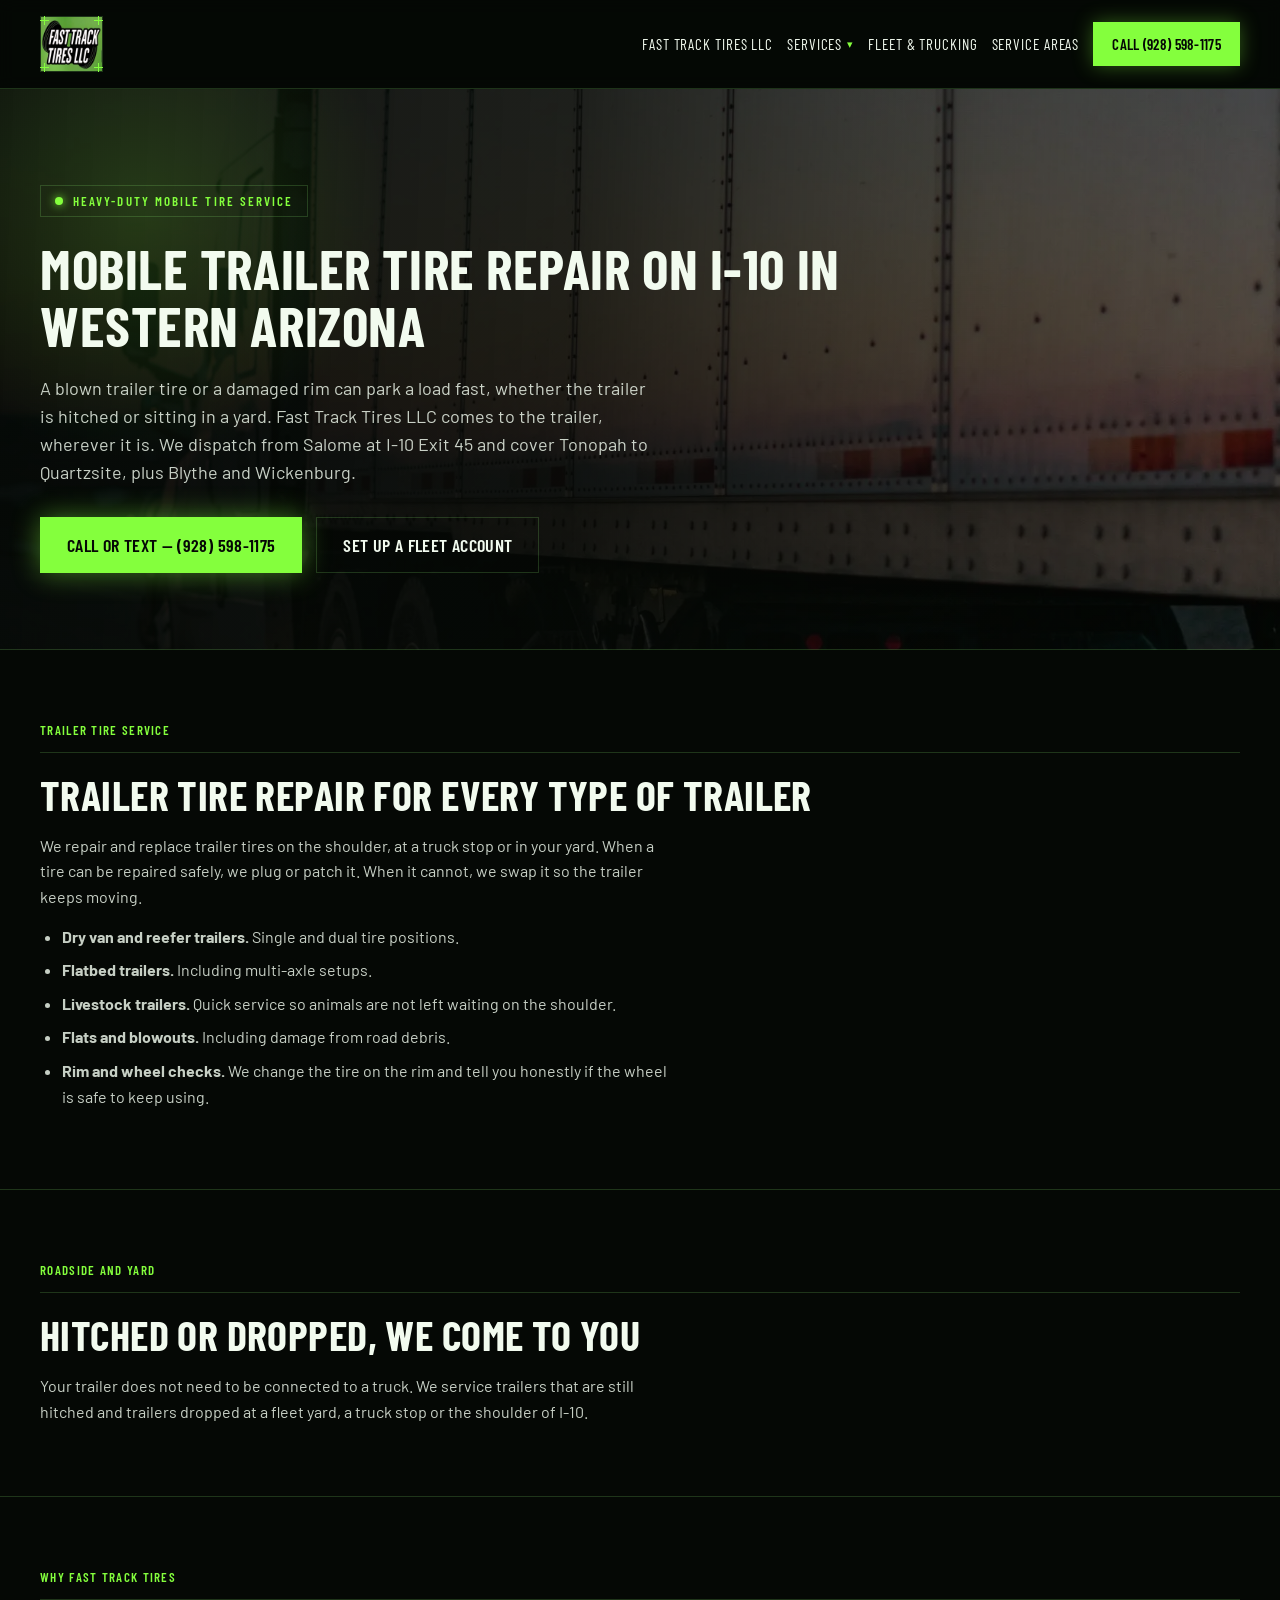
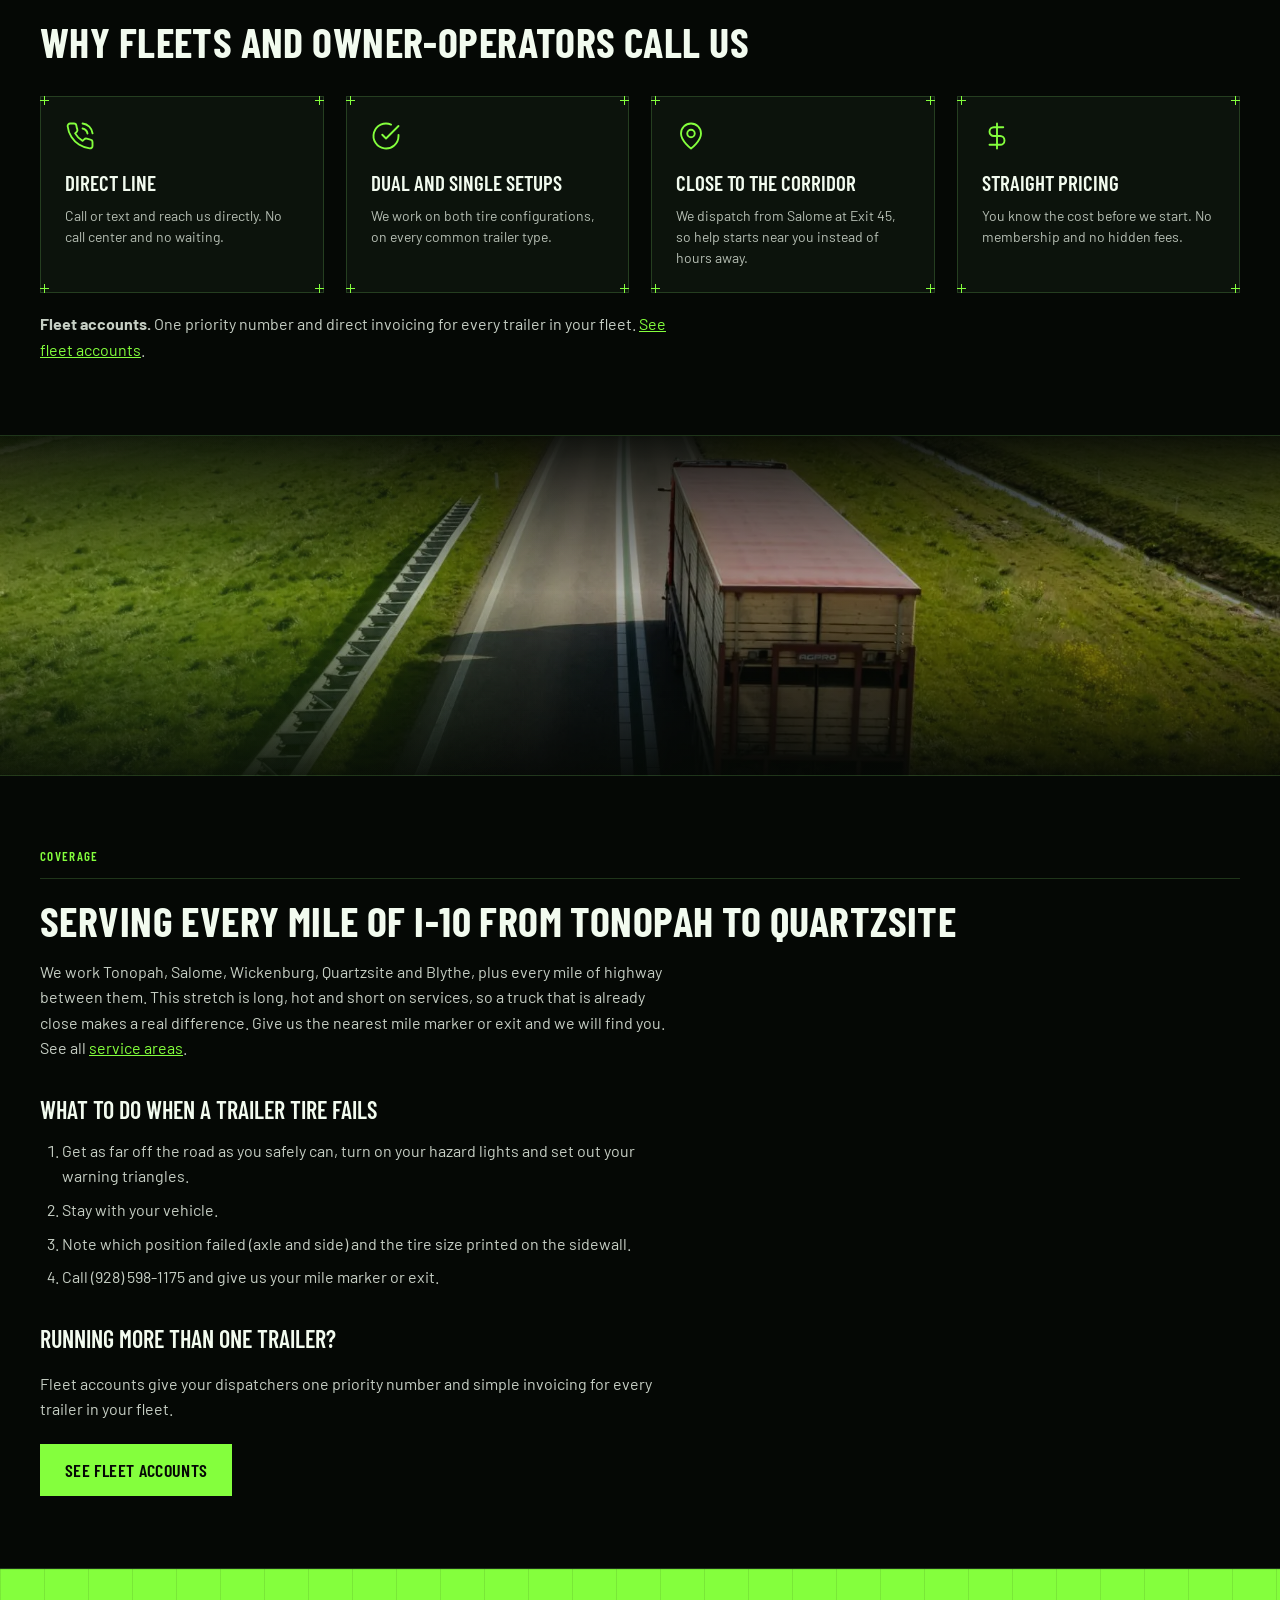
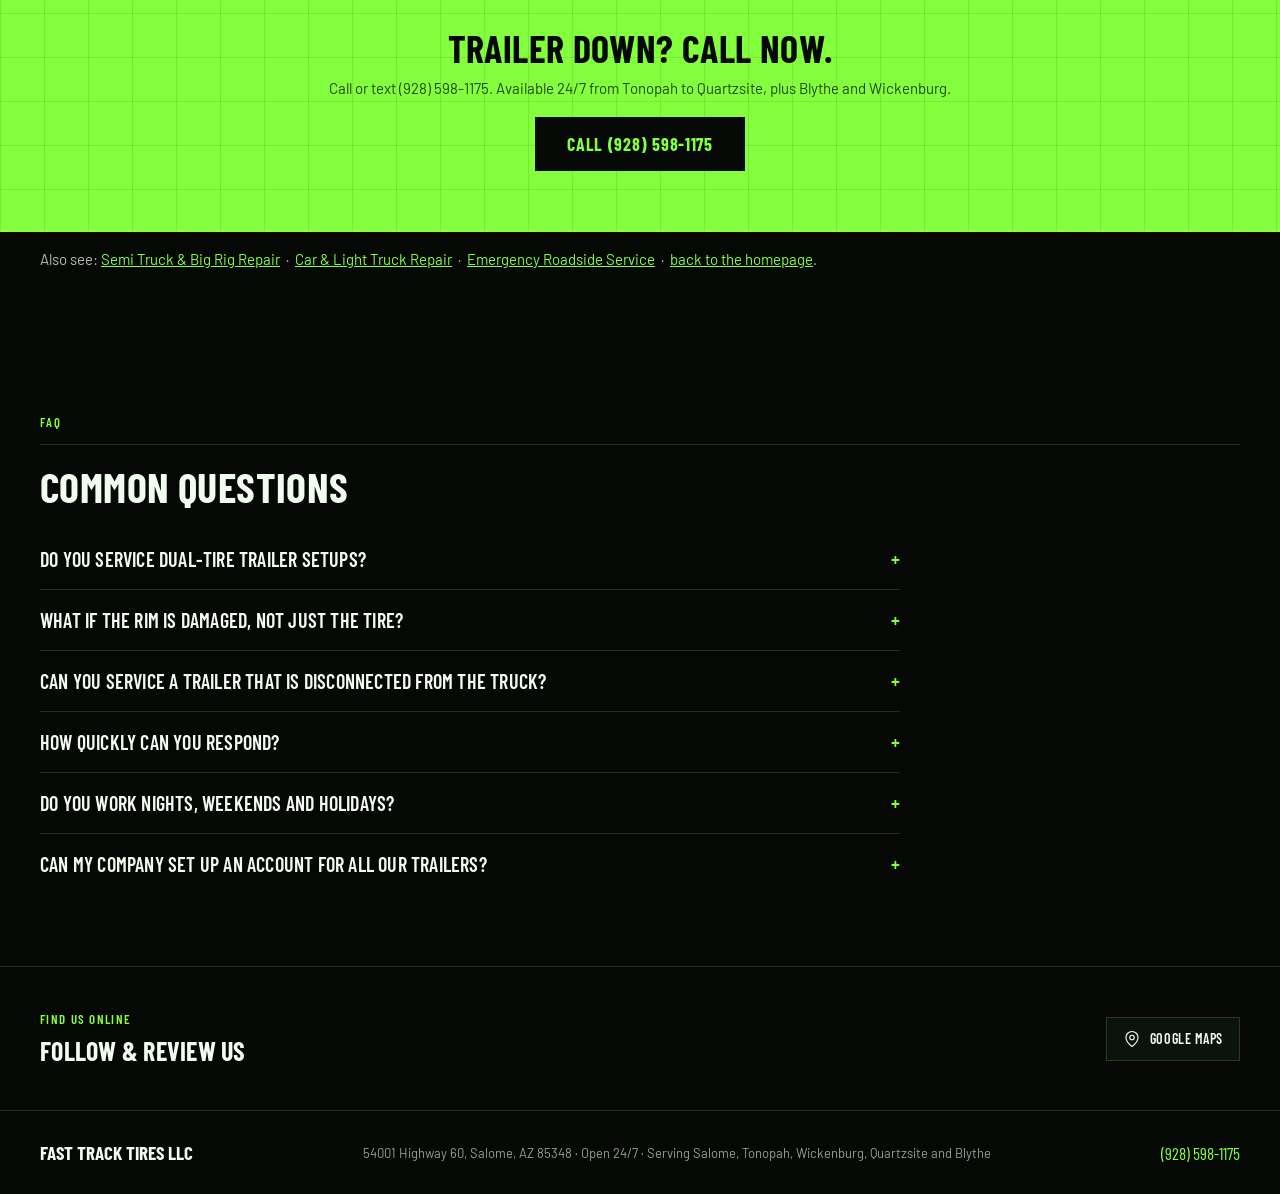
<file: trailer-tire-repair.html>
<!DOCTYPE html>
<html lang="en">
<head>
<meta charset="utf-8">
<title>Trailer Tire Repair Salome, AZ | Fast Track Tires</title>
<meta name="viewport" content="width=device-width, initial-scale=1">
<meta name="description" content="Mobile trailer tire repair for flatbed, reefer & dry van trailers on I-10 between Tonopah and Quartzsite, AZ. Hitched or dropped, 24/7. Call now.">
<link rel="canonical" href="https://fastracktires.com/trailer-tire-repair.html">
<link rel="icon" href="/favicon.ico">
<link rel="stylesheet" href="/styles.css">
<link href="https://fonts.googleapis.com/css2?family=Barlow:wght@400;500;600&family=Barlow+Condensed:wght@500;600;700&display=swap" rel="stylesheet">
<meta property="og:title" content="Trailer Tire Repair Salome, AZ | Fast Track Tires">
<meta property="og:description" content="Mobile trailer tire repair for flatbed, reefer & dry van trailers on I-10 between Tonopah and Quartzsite, AZ. Hitched or dropped, 24/7. Call now.">
<meta property="og:image" content="https://fastracktires.com/assets/og-image.jpg">
<meta property="og:url" content="https://fastracktires.com/trailer-tire-repair.html">
<meta property="og:type" content="website">
<meta name="twitter:card" content="summary_large_image">
<meta name="twitter:title" content="Trailer Tire Repair Salome, AZ | Fast Track Tires">
<meta name="twitter:description" content="Mobile trailer tire repair for flatbed, reefer & dry van trailers on I-10 between Tonopah and Quartzsite, AZ. Hitched or dropped, 24/7. Call now.">
<meta name="twitter:image" content="https://fastracktires.com/assets/og-image.jpg">
<!-- Google tag (gtag.js) -->
     <script async src="https://www.googletagmanager.com/gtag/js?id=G-QLPF2P8W8X"></script>
     <script>
            window.dataLayer = window.dataLayer || [];
            function gtag(){dataLayer.push(arguments);}
            gtag('js', new Date());

            gtag('config', 'G-QLPF2P8W8X');
     </script>
<script type="application/ld+json">
{
  "@context": "https://schema.org",
  "@type": "TireShop",
  "name": "Fast Track Tires LLC",
  "url": "https://fastracktires.com/trailer-tire-repair.html",
  "logo": "https://fastracktires.com/assets/logo.jpg",
  "image": "https://fastracktires.com/assets/logo.jpg",
  "telephone": "+1-928-598-1175",
  "description": "24/7 mobile trailer tire repair on I-10 from Tonopah to Quartzsite, Arizona, plus Blythe and Wickenburg.",
  "address": {
    "@type": "PostalAddress",
    "streetAddress": "54001 Highway 60",
    "addressLocality": "Salome",
    "addressRegion": "AZ",
    "postalCode": "85348",
    "addressCountry": "US"
  },
  "openingHoursSpecification": {
    "@type": "OpeningHoursSpecification",
    "dayOfWeek": [
      "Monday",
      "Tuesday",
      "Wednesday",
      "Thursday",
      "Friday",
      "Saturday",
      "Sunday"
    ],
    "opens": "00:00",
    "closes": "23:59"
  },
  "areaServed": [
    {
      "@type": "City",
      "name": "Salome, AZ"
    },
    {
      "@type": "City",
      "name": "Tonopah, AZ"
    },
    {
      "@type": "City",
      "name": "Wickenburg, AZ"
    },
    {
      "@type": "City",
      "name": "Quartzsite, AZ"
    },
    {
      "@type": "City",
      "name": "Blythe, CA"
    }
  ],
  "sameAs": [
    "https://maps.app.goo.gl/6Hu5cA9T5ayiqwSX6"
  ],
  "makesOffer": {
    "@type": "Offer",
    "itemOffered": {
      "@type": "Service",
      "name": "Trailer tire repair",
      "areaServed": "I-10 corridor, western Arizona"
    }
  }
}
</script>
<script type="application/ld+json">
{
  "@context": "https://schema.org",
  "@type": "FAQPage",
  "mainEntity": [
    {
      "@type": "Question",
      "name": "Do you service dual-tire trailer setups?",
      "acceptedAnswer": {
        "@type": "Answer",
        "text": "Yes. We work on both dual and single tire configurations on dry van, reefer, flatbed and livestock trailers."
      }
    },
    {
      "@type": "Question",
      "name": "What if the rim is damaged, not just the tire?",
      "acceptedAnswer": {
        "@type": "Answer",
        "text": "We check the wheel and rim on site and tell you honestly whether it is safe to keep using or needs replacing."
      }
    },
    {
      "@type": "Question",
      "name": "Can you service a trailer that is disconnected from the truck?",
      "acceptedAnswer": {
        "@type": "Answer",
        "text": "Yes. We service trailers that are hitched or dropped at a yard, a truck stop or the shoulder of I-10."
      }
    },
    {
      "@type": "Question",
      "name": "How quickly can you respond?",
      "acceptedAnswer": {
        "@type": "Answer",
        "text": "Typical arrival is 30 to 45 minutes, depending on where you are on the corridor and road conditions. We confirm the estimate when you call."
      }
    },
    {
      "@type": "Question",
      "name": "Do you work nights, weekends and holidays?",
      "acceptedAnswer": {
        "@type": "Answer",
        "text": "Yes. Fast Track Tires LLC runs 24 hours a day, seven days a week, and a real person answers the phone."
      }
    },
    {
      "@type": "Question",
      "name": "Can my company set up an account for all our trailers?",
      "acceptedAnswer": {
        "@type": "Answer",
        "text": "Yes. Call us to set up a priority line and direct invoicing."
      }
    }
  ]
}
</script>
</head>
<body>
<div class="ftt" style="max-width:1280px;margin:0 auto;">
<nav class="navbar">
  <a class="logo-frame" href="/" aria-label="Fast Track Tires LLC — home">
    <span class="blueprint logo-blueprint"><i class="corner tl"></i><i class="corner tr"></i><i class="corner bl"></i><i class="corner br"></i><img class="logo" src="/assets/logo.jpg" alt="Fast Track Tires LLC logo" width="54" height="54"></span>
  </a>
  <div class="nav-spacer"></div>
  <a class="nav-link nav-brand-link" href="/">Fast Track Tires LLC</a>
  <details class="nav-dropdown">
    <summary aria-current="page">Services <span class="caret">&#9662;</span></summary>
    <div class="nav-dropdown-panel">
      <a href="/semi-truck-tire-repair.html">Semi Truck &amp; Big Rig Repair</a>
      <a href="/trailer-tire-repair.html">Trailer Tire Repair</a>
      <a href="/car-light-truck-tire-repair.html">Car &amp; Light Truck Repair</a>
      <a href="/emergency-roadside-tire-service.html">Emergency Roadside Service</a>
    </div>
  </details>
  <a class="nav-link " href="/fleet-trucking-services.html">Fleet &amp; Trucking</a>
  <a class="nav-link " href="/service-areas.html">Service Areas</a>
  <a href="tel:+19285981175" class="btn btn-primary nav-call">Call (928) 598-1175</a>
  <button type="button" class="nav-hamburger" aria-label="Open menu" aria-expanded="false" aria-controls="mobile-menu" onclick="document.getElementById('mobile-menu').classList.add('open');this.setAttribute('aria-expanded','true')">
    <svg width="20" height="20" viewBox="0 0 24 24" fill="none" stroke="currentColor" stroke-width="2" stroke-linecap="round"><line x1="3" y1="6" x2="21" y2="6"></line><line x1="3" y1="12" x2="21" y2="12"></line><line x1="3" y1="18" x2="21" y2="18"></line></svg>
  </button>
</nav>
<div class="nav-mobile-panel" id="mobile-menu">
  <button type="button" class="nav-hamburger nav-mobile-close" aria-label="Close menu" onclick="document.getElementById('mobile-menu').classList.remove('open')">
    <svg width="20" height="20" viewBox="0 0 24 24" fill="none" stroke="currentColor" stroke-width="2" stroke-linecap="round"><line x1="4" y1="4" x2="20" y2="20"></line><line x1="20" y1="4" x2="4" y2="20"></line></svg>
  </button>
  <a href="/">Fast Track Tires LLC</a>
  <a href="/semi-truck-tire-repair.html">Semi Truck &amp; Big Rig Repair</a>
  <a href="/trailer-tire-repair.html">Trailer Tire Repair</a>
  <a href="/car-light-truck-tire-repair.html">Car &amp; Light Truck Repair</a>
  <a href="/emergency-roadside-tire-service.html">Emergency Roadside Service</a>
  <a href="/fleet-trucking-services.html">Fleet &amp; Trucking</a>
  <a href="/service-areas.html">Service Areas</a>
  <a href="tel:+19285981175">Call (928) 598-1175</a>
</div>
<script>
document.addEventListener('click', function(e) {
  document.querySelectorAll('.nav-dropdown[open]').forEach(function(d) {
    if (!d.contains(e.target)) d.removeAttribute('open');
  });
});
document.addEventListener('keydown', function(e) {
  if (e.key === 'Escape') {
    document.querySelectorAll('.nav-dropdown[open]').forEach(function(d) { d.removeAttribute('open'); });
    var panel = document.getElementById('mobile-menu');
    if (panel) panel.classList.remove('open');
  }
});
</script>
<section class="hero" style="position:relative;overflow:hidden;padding:96px 40px 76px;border-bottom:1px solid var(--color-divider);background:linear-gradient(92deg,rgba(5,8,5,.96) 0%,rgba(5,8,5,.88) 44%,rgba(5,8,5,.48) 100%),image-set(url('/assets/trailer-dusk.webp') type('image/webp'), url('/assets/trailer-dusk.jpg') type('image/jpeg')) center right/cover no-repeat;">
    <div style="position:absolute;top:-140px;left:-120px;width:520px;height:520px;background:radial-gradient(circle,rgba(132,255,61,.16),transparent 68%);pointer-events:none;"></div>
    <div class="hero-inner" style="position:relative;max-width:820px;">
      <div style="display:inline-flex;align-items:center;gap:10px;font-family:var(--font-heading);font-size:13px;font-weight:600;letter-spacing:.16em;text-transform:uppercase;color:var(--color-accent);border:1px solid var(--color-divider);padding:7px 14px;">
        <span style="width:8px;height:8px;border-radius:50%;background:var(--color-accent);box-shadow:0 0 10px var(--color-accent);"></span>
        Heavy-duty mobile tire service
      </div>
      <h1 style="font-family:var(--font-heading);font-weight:700;font-size:56px;line-height:1.02;letter-spacing:.01em;text-transform:uppercase;margin:22px 0 0;">Mobile Trailer Tire Repair on I-10 in Western Arizona</h1>
      <p style="font-family:var(--font-body);font-size:18px;line-height:1.55;max-width:62ch;margin:22px 0 0;color:color-mix(in srgb,var(--color-text) 82%,transparent);">A blown trailer tire or a damaged rim can park a load fast, whether the trailer is hitched or sitting in a yard. Fast Track Tires LLC comes to the trailer, wherever it is. We dispatch from Salome at I-10 Exit 45 and cover Tonopah to Quartzsite, plus Blythe and Wickenburg.</p>
      <div style="display:flex;gap:14px;flex-wrap:wrap;margin-top:30px;">
        <a href="tel:+19285981175" class="btn btn-primary" style="text-decoration:none;font-size:18px;padding:16px 26px;font-family:var(--font-heading);font-weight:600;box-shadow:0 0 28px rgba(132,255,61,.45);min-height:44px;">Call or text &mdash; (928) 598-1175</a>
        <a href="/fleet-trucking-services.html" class="btn" style="text-decoration:none;font-size:18px;padding:16px 26px;font-family:var(--font-heading);font-weight:600;min-height:44px;">Set up a fleet account</a>
      </div>
    </div>
  </section>
<section style="padding:72px 40px;border-bottom:1px solid var(--color-divider);">
    <div class="kicker">Trailer tire service</div>
    <hr class="rule">
    <h2 style="font-family:var(--font-heading);font-weight:700;font-size:42px;line-height:1;letter-spacing:.01em;text-transform:uppercase;margin:0;">Trailer tire repair for every type of trailer</h2>
    <p style="font-family:var(--font-body);font-size:16px;line-height:1.6;max-width:70ch;margin:18px 0 0;color:color-mix(in srgb,var(--color-text) 82%,transparent);">We repair and replace trailer tires on the shoulder, at a truck stop or in your yard. When a tire can be repaired safely, we plug or patch it. When it cannot, we swap it so the trailer keeps moving.</p>
    <ul style="max-width:70ch;padding-left:22px;margin:14px 0 0;"><li style="font-family:var(--font-body);font-size:16px;line-height:1.6;margin:8px 0;color:color-mix(in srgb,var(--color-text) 82%,transparent);"><strong>Dry van and reefer trailers.</strong> Single and dual tire positions.</li><li style="font-family:var(--font-body);font-size:16px;line-height:1.6;margin:8px 0;color:color-mix(in srgb,var(--color-text) 82%,transparent);"><strong>Flatbed trailers.</strong> Including multi-axle setups.</li><li style="font-family:var(--font-body);font-size:16px;line-height:1.6;margin:8px 0;color:color-mix(in srgb,var(--color-text) 82%,transparent);"><strong>Livestock trailers.</strong> Quick service so animals are not left waiting on the shoulder.</li><li style="font-family:var(--font-body);font-size:16px;line-height:1.6;margin:8px 0;color:color-mix(in srgb,var(--color-text) 82%,transparent);"><strong>Flats and blowouts.</strong> Including damage from road debris.</li><li style="font-family:var(--font-body);font-size:16px;line-height:1.6;margin:8px 0;color:color-mix(in srgb,var(--color-text) 82%,transparent);"><strong>Rim and wheel checks.</strong> We change the tire on the rim and tell you honestly if the wheel is safe to keep using.</li></ul>
  </section>
<section style="padding:72px 40px;border-bottom:1px solid var(--color-divider);">
    <div class="kicker">Roadside and yard</div>
    <hr class="rule">
    <h2 style="font-family:var(--font-heading);font-weight:700;font-size:42px;line-height:1;letter-spacing:.01em;text-transform:uppercase;margin:0;">Hitched or dropped, we come to you</h2>
    <p style="font-family:var(--font-body);font-size:16px;line-height:1.6;max-width:70ch;margin:18px 0 0;color:color-mix(in srgb,var(--color-text) 82%,transparent);">Your trailer does not need to be connected to a truck. We service trailers that are still hitched and trailers dropped at a fleet yard, a truck stop or the shoulder of I-10.</p>
  </section>
<section style="padding:72px 40px;border-bottom:1px solid var(--color-divider);">
    <div class="kicker">Why Fast Track Tires</div>
    <hr class="rule">
    <h2 style="font-family:var(--font-heading);font-weight:700;font-size:42px;line-height:1;letter-spacing:.01em;text-transform:uppercase;margin:0;">Why fleets and owner-operators call us</h2>
    <div class="grid4">
      <div class="blueprint" style="border:1px solid var(--color-divider);padding:24px;background:var(--color-surface);">
        <i class="corner tl"></i><i class="corner tr"></i><i class="corner bl"></i><i class="corner br"></i>
        <div style="color:var(--color-accent);"><svg width="30" height="30" viewBox="0 0 24 24" fill="none" stroke="currentColor" stroke-width="1.5" stroke-linecap="round" stroke-linejoin="round"><path d="M14.05 2a9 9 0 0 1 8 7.94"></path><path d="M14.05 6A5 5 0 0 1 18 10"></path><path d="M22 16.92v3a2 2 0 0 1-2.18 2 19.79 19.79 0 0 1-8.63-3.07 19.5 19.5 0 0 1-6-6 19.79 19.79 0 0 1-3.07-8.67A2 2 0 0 1 4.11 2h3a2 2 0 0 1 2 1.72 12.84 12.84 0 0 0 .7 2.81 2 2 0 0 1-.45 2.11L8.09 9.91a16 16 0 0 0 6 6l1.27-1.27a2 2 0 0 1 2.11-.45 12.84 12.84 0 0 0 2.81.7A2 2 0 0 1 22 16.92z"></path></svg></div>
        <h3 style="font-family:var(--font-heading);font-weight:600;font-size:21px;text-transform:uppercase;margin:16px 0 0;">Direct line</h3>
        <p style="font-family:var(--font-body);font-size:14px;line-height:1.5;margin:10px 0 0;color:color-mix(in srgb,var(--color-text) 74%,transparent);">Call or text and reach us directly. No call center and no waiting.</p>
      </div>
      <div class="blueprint" style="border:1px solid var(--color-divider);padding:24px;background:var(--color-surface);">
        <i class="corner tl"></i><i class="corner tr"></i><i class="corner bl"></i><i class="corner br"></i>
        <div style="color:var(--color-accent);"><svg width="30" height="30" viewBox="0 0 24 24" fill="none" stroke="currentColor" stroke-width="1.5" stroke-linecap="round" stroke-linejoin="round"><path d="M22 11.08V12a10 10 0 1 1-5.93-9.14"></path><path d="m9 11 3 3L22 4"></path></svg></div>
        <h3 style="font-family:var(--font-heading);font-weight:600;font-size:21px;text-transform:uppercase;margin:16px 0 0;">Dual and single setups</h3>
        <p style="font-family:var(--font-body);font-size:14px;line-height:1.5;margin:10px 0 0;color:color-mix(in srgb,var(--color-text) 74%,transparent);">We work on both tire configurations, on every common trailer type.</p>
      </div>
      <div class="blueprint" style="border:1px solid var(--color-divider);padding:24px;background:var(--color-surface);">
        <i class="corner tl"></i><i class="corner tr"></i><i class="corner bl"></i><i class="corner br"></i>
        <div style="color:var(--color-accent);"><svg width="30" height="30" viewBox="0 0 24 24" fill="none" stroke="currentColor" stroke-width="1.5" stroke-linecap="round" stroke-linejoin="round"><path d="M20 10c0 6-8 12-8 12s-8-6-8-12a8 8 0 0 1 16 0Z"></path><circle cx="12" cy="10" r="3"></circle></svg></div>
        <h3 style="font-family:var(--font-heading);font-weight:600;font-size:21px;text-transform:uppercase;margin:16px 0 0;">Close to the corridor</h3>
        <p style="font-family:var(--font-body);font-size:14px;line-height:1.5;margin:10px 0 0;color:color-mix(in srgb,var(--color-text) 74%,transparent);">We dispatch from Salome at Exit 45, so help starts near you instead of hours away.</p>
      </div>
      <div class="blueprint" style="border:1px solid var(--color-divider);padding:24px;background:var(--color-surface);">
        <i class="corner tl"></i><i class="corner tr"></i><i class="corner bl"></i><i class="corner br"></i>
        <div style="color:var(--color-accent);"><svg width="30" height="30" viewBox="0 0 24 24" fill="none" stroke="currentColor" stroke-width="1.5" stroke-linecap="round" stroke-linejoin="round"><line x1="12" x2="12" y1="2" y2="22"></line><path d="M17 5H9.5a3.5 3.5 0 0 0 0 7h5a3.5 3.5 0 0 1 0 7H6"></path></svg></div>
        <h3 style="font-family:var(--font-heading);font-weight:600;font-size:21px;text-transform:uppercase;margin:16px 0 0;">Straight pricing</h3>
        <p style="font-family:var(--font-body);font-size:14px;line-height:1.5;margin:10px 0 0;color:color-mix(in srgb,var(--color-text) 74%,transparent);">You know the cost before we start. No membership and no hidden fees.</p>
      </div>
    </div>
    <p style="font-family:var(--font-body);font-size:16px;line-height:1.6;max-width:70ch;margin:18px 0 0;color:color-mix(in srgb,var(--color-text) 82%,transparent);"><strong>Fleet accounts.</strong> One priority number and direct invoicing for every trailer in your fleet. <a href="/fleet-trucking-services.html">See fleet accounts</a>.</p>
  </section>
<section class="photo-band" style="position:relative;height:340px;border-bottom:1px solid var(--color-divider);background:linear-gradient(180deg,rgba(5,8,5,.94) 0%,rgba(5,8,5,.30) 46%,rgba(5,8,5,.94) 100%),image-set(url('/assets/highway-aerial.webp') type('image/webp'), url('/assets/highway-aerial.jpg') type('image/jpeg')) center/cover no-repeat;">
    <div style="position:absolute;inset:0;pointer-events:none;background:radial-gradient(60% 120% at 12% 50%,rgba(132,255,61,.14),transparent 62%);"></div>
  </section>
<section style="padding:72px 40px;border-bottom:1px solid var(--color-divider);">
    <div class="kicker">Coverage</div>
    <hr class="rule">
    <h2 style="font-family:var(--font-heading);font-weight:700;font-size:42px;line-height:1;letter-spacing:.01em;text-transform:uppercase;margin:0;">Serving every mile of I-10 from Tonopah to Quartzsite</h2>
    <p style="font-family:var(--font-body);font-size:16px;line-height:1.6;max-width:70ch;margin:18px 0 0;color:color-mix(in srgb,var(--color-text) 82%,transparent);">We work Tonopah, Salome, Wickenburg, Quartzsite and Blythe, plus every mile of highway between them. This stretch is long, hot and short on services, so a truck that is already close makes a real difference. Give us the nearest mile marker or exit and we will find you. See all <a href="/service-areas.html">service areas</a>.</p>
    <h3 style="font-family:var(--font-heading);font-weight:600;font-size:24px;text-transform:uppercase;margin:34px 0 0;">What to do when a trailer tire fails</h3>
    <ol style="max-width:70ch;padding-left:22px;margin:14px 0 0;"><li style="font-family:var(--font-body);font-size:16px;line-height:1.6;margin:8px 0;color:color-mix(in srgb,var(--color-text) 82%,transparent);"><strong></strong> Get as far off the road as you safely can, turn on your hazard lights and set out your warning triangles.</li><li style="font-family:var(--font-body);font-size:16px;line-height:1.6;margin:8px 0;color:color-mix(in srgb,var(--color-text) 82%,transparent);"><strong></strong> Stay with your vehicle.</li><li style="font-family:var(--font-body);font-size:16px;line-height:1.6;margin:8px 0;color:color-mix(in srgb,var(--color-text) 82%,transparent);"><strong></strong> Note which position failed (axle and side) and the tire size printed on the sidewall.</li><li style="font-family:var(--font-body);font-size:16px;line-height:1.6;margin:8px 0;color:color-mix(in srgb,var(--color-text) 82%,transparent);"><strong></strong> Call (928) 598-1175 and give us your mile marker or exit.</li></ol>
    <h3 style="font-family:var(--font-heading);font-weight:600;font-size:24px;text-transform:uppercase;margin:34px 0 0;">Running more than one trailer?</h3>
    <p style="font-family:var(--font-body);font-size:16px;line-height:1.6;max-width:70ch;margin:18px 0 0;color:color-mix(in srgb,var(--color-text) 82%,transparent);">Fleet accounts give your dispatchers one priority number and simple invoicing for every trailer in your fleet.</p>
    <div style="margin-top:22px;"><a href="/fleet-trucking-services.html" class="btn btn-primary" style="text-decoration:none;font-size:18px;padding:14px 24px;font-family:var(--font-heading);font-weight:600;min-height:44px;">See fleet accounts</a></div>
  </section>
<section style="position:relative;overflow:hidden;padding:60px 40px;background:var(--color-accent);color:#050805;text-align:center;border-bottom:1px solid var(--color-divider);">
    <div style="position:absolute;inset:0;pointer-events:none;background-image:linear-gradient(rgba(5,8,5,.09) 1px,transparent 1px),linear-gradient(90deg,rgba(5,8,5,.09) 1px,transparent 1px);background-size:44px 44px;"></div>
    <div style="position:relative;">
      <h2 style="font-family:var(--font-heading);font-weight:700;font-size:38px;line-height:1;letter-spacing:.01em;text-transform:uppercase;margin:0;">Trailer down? Call now.</h2>
      <p style="font-family:var(--font-body);font-size:15px;margin:12px 0 0;color:rgba(5,8,5,.75);">Call or text (928) 598-1175. Available 24/7 from Tonopah to Quartzsite, plus Blythe and Wickenburg.</p>
      <a href="tel:+19285981175" style="display:inline-block;margin-top:20px;font-family:var(--font-heading);font-weight:700;font-size:18px;text-transform:uppercase;letter-spacing:.04em;text-decoration:none;background:#050805;color:var(--color-accent);padding:16px 32px;min-height:44px;">Call (928) 598-1175</a>
    </div>
  </section>
<section style="padding:0 40px 56px;">
    <p style="font-family:var(--font-body);font-size:15px;line-height:1.6;color:color-mix(in srgb,var(--color-text) 74%,transparent);max-width:860px;">
      Also see: <a href="/semi-truck-tire-repair.html">Semi Truck &amp; Big Rig Repair</a> &nbsp;&middot;&nbsp; <a href="/car-light-truck-tire-repair.html">Car &amp; Light Truck Repair</a> &nbsp;&middot;&nbsp; <a href="/emergency-roadside-tire-service.html">Emergency Roadside Service</a> &nbsp;&middot;&nbsp; <a href="/">back to the homepage</a>.
    </p>
  </section>
<section style="padding:72px 40px;">
    <div class="kicker">FAQ</div>
    <hr class="rule">
    <h2 style="font-family:var(--font-heading);font-weight:700;font-size:42px;line-height:1;letter-spacing:.01em;text-transform:uppercase;margin:0;">Common questions</h2>
    <div style="margin-top:22px;max-width:860px;">
      <details class="faq-item">
        <summary>Do you service dual-tire trailer setups? <span class="plus">+</span></summary>
        <p>Yes. We work on both dual and single tire configurations on dry van, reefer, flatbed and livestock trailers.</p>
      </details>
      <details class="faq-item">
        <summary>What if the rim is damaged, not just the tire? <span class="plus">+</span></summary>
        <p>We check the wheel and rim on site and tell you honestly whether it is safe to keep using or needs replacing.</p>
      </details>
      <details class="faq-item">
        <summary>Can you service a trailer that is disconnected from the truck? <span class="plus">+</span></summary>
        <p>Yes. We service trailers that are hitched or dropped at a yard, a truck stop or the shoulder of I-10.</p>
      </details>
      <details class="faq-item">
        <summary>How quickly can you respond? <span class="plus">+</span></summary>
        <p>Typical arrival is 30 to 45 minutes, depending on where you are on the corridor and road conditions. We confirm the estimate when you call.</p>
      </details>
      <details class="faq-item">
        <summary>Do you work nights, weekends and holidays? <span class="plus">+</span></summary>
        <p>Yes. Fast Track Tires LLC runs 24 hours a day, seven days a week, and a real person answers the phone.</p>
      </details>
      <details class="faq-item">
        <summary>Can my company set up an account for all our trailers? <span class="plus">+</span></summary>
        <p>Yes. Call us to set up a priority line and direct invoicing.</p>
      </details>
    </div>
  </section>
<section class="footer-social">
  <div>
    <div class="footer-social-kicker">Find us online</div>
    <div class="footer-social-title">Follow &amp; review us</div>
  </div>
  <div class="footer-social-row">
      <a class="social-btn" href="https://maps.app.goo.gl/6Hu5cA9T5ayiqwSX6" target="_blank" rel="noopener" aria-label="Google Maps"><svg width="18" height="18" viewBox="0 0 24 24" fill="none" stroke="currentColor" stroke-width="1.5" stroke-linecap="round" stroke-linejoin="round"><path d="M20 10c0 6-8 12-8 12s-8-6-8-12a8 8 0 0 1 16 0Z"></path><circle cx="12" cy="10" r="3"></circle></svg>Google Maps</a>
  </div>
</section>
<footer class="site-footer">
  <span class="footer-brand">Fast Track Tires LLC</span>
  <span>54001 Highway 60, Salome, AZ 85348 &middot; Open 24/7 &middot; Serving Salome, Tonopah, Wickenburg, Quartzsite and Blythe</span>
  <a class="footer-phone" href="tel:+19285981175">(928) 598-1175</a>
</footer>
</div>
</body>
</html>
</file>
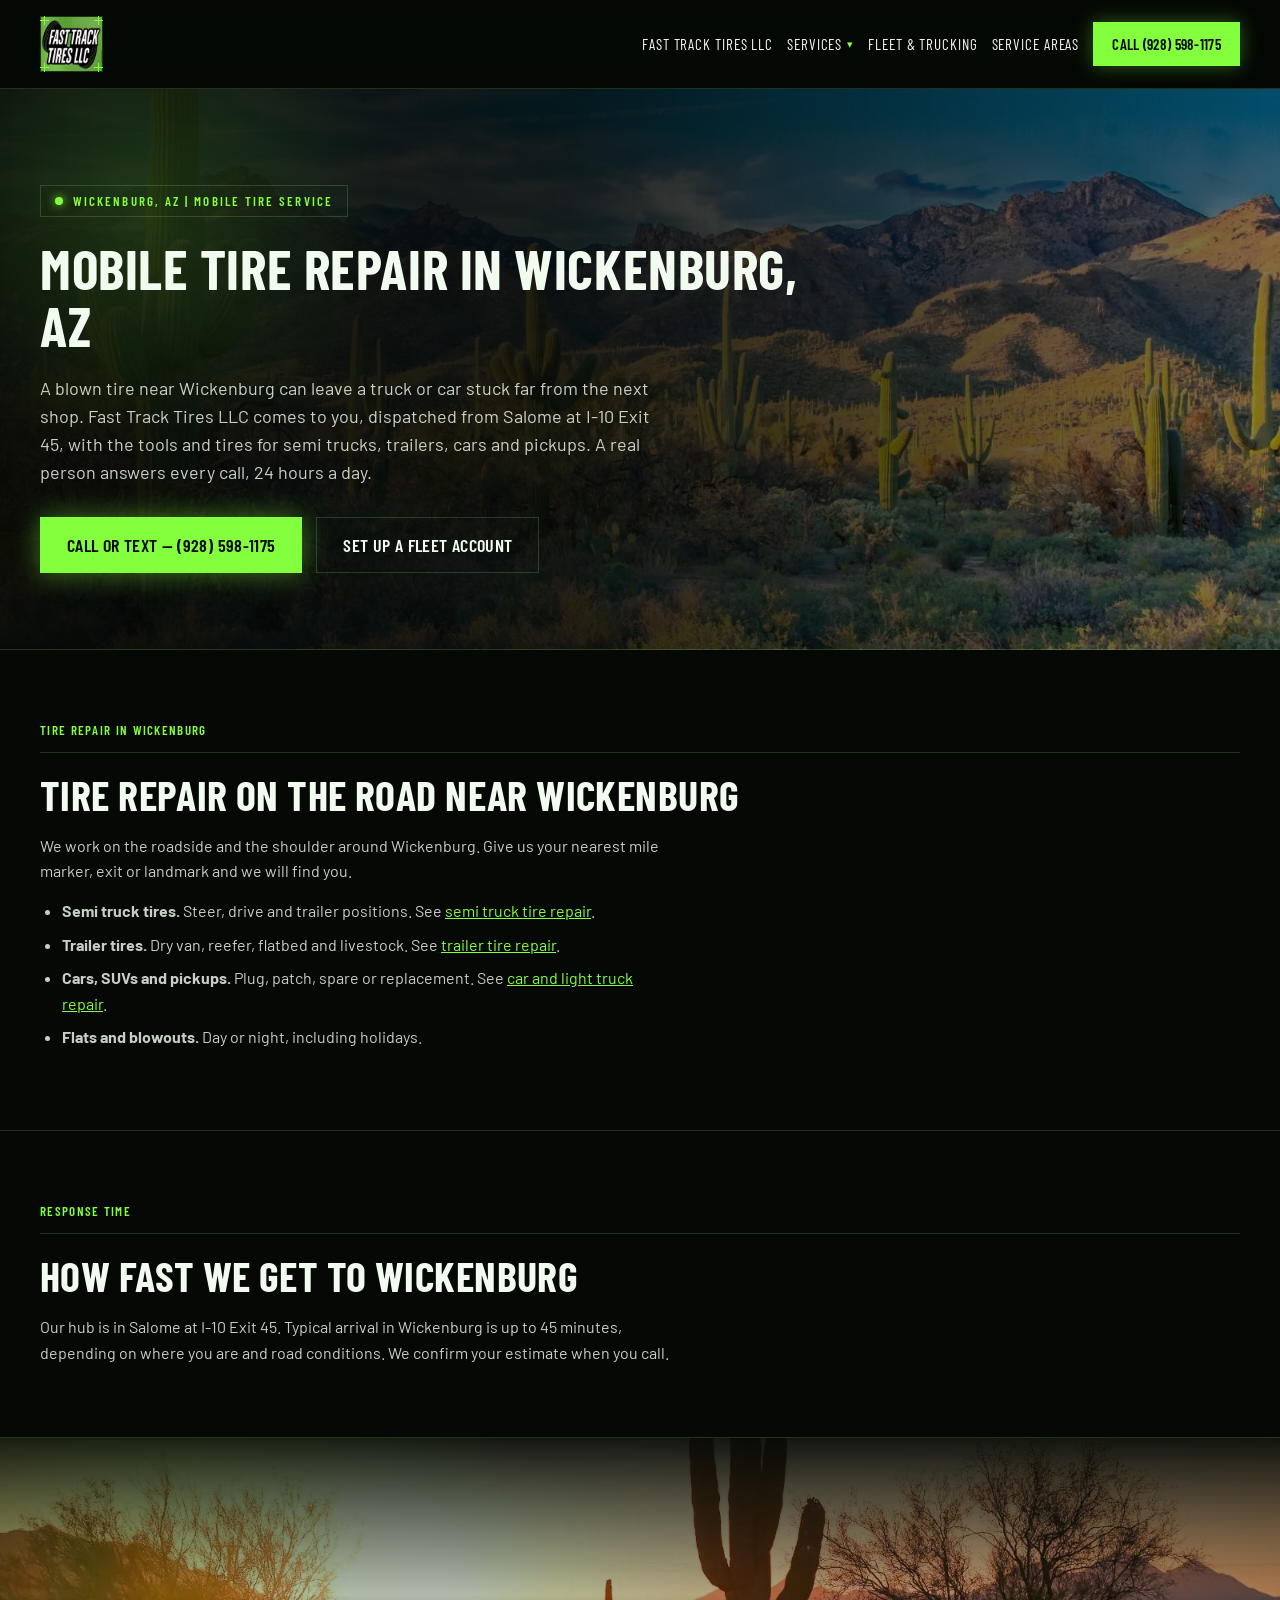
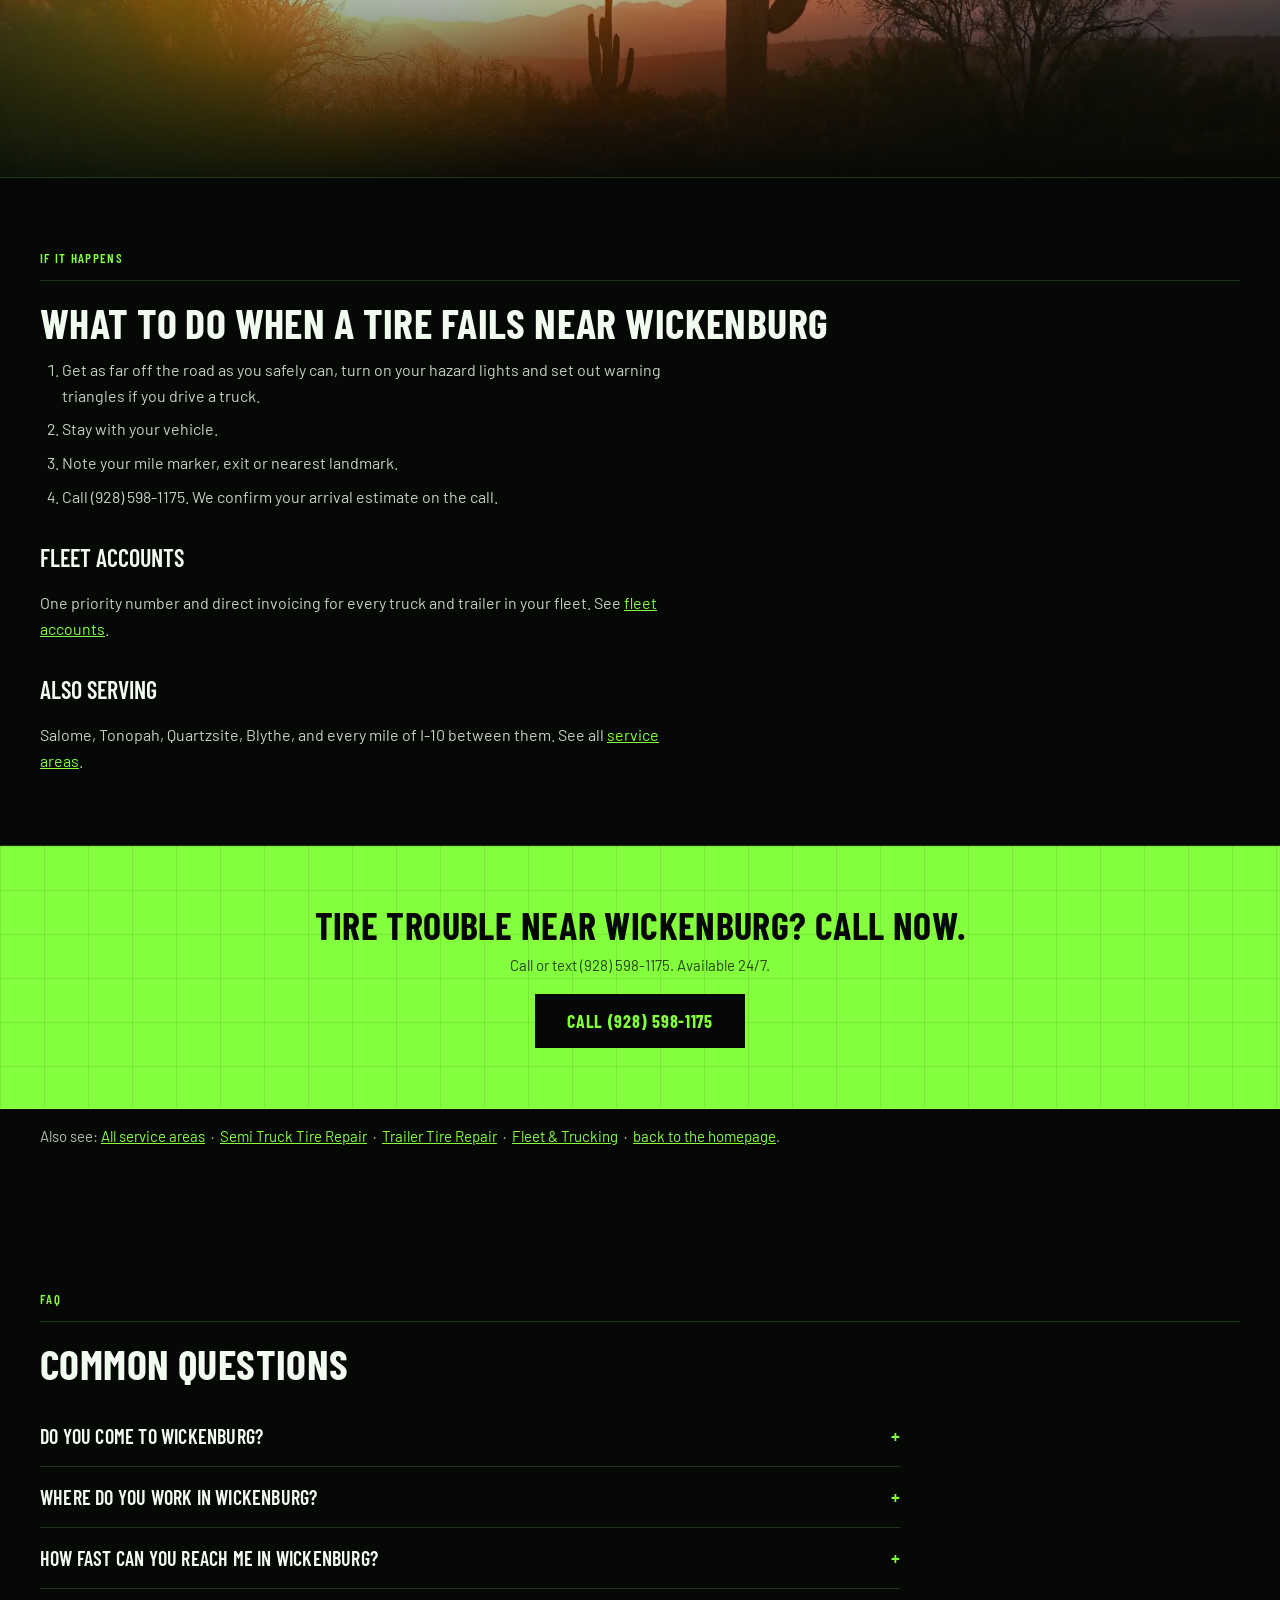
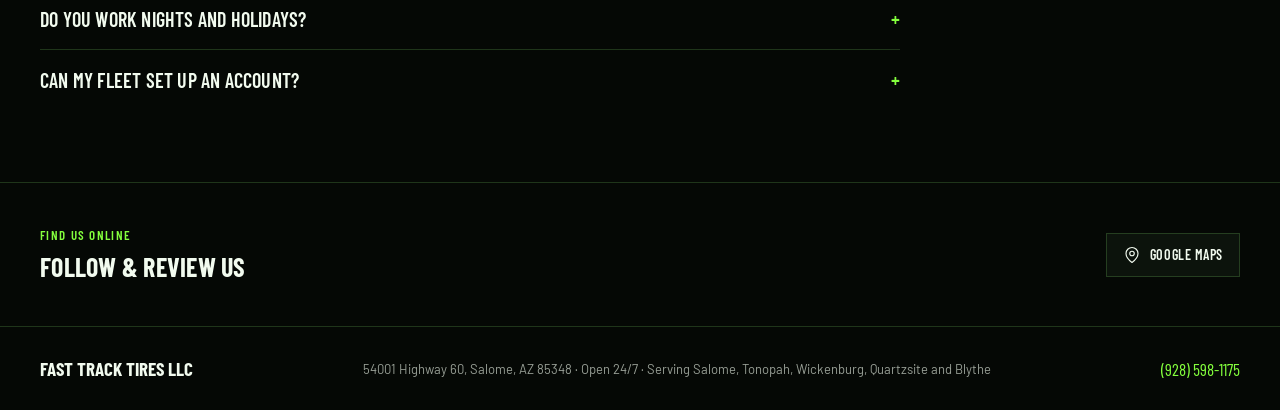
<file: wickenburg-tire-repair.html>
<!DOCTYPE html>
<html lang="en">
<head>
<meta charset="utf-8">
<title>Mobile Tire Repair Wickenburg, AZ | Fast Track Tires</title>
<meta name="viewport" content="width=device-width, initial-scale=1">
<meta name="description" content="24/7 mobile tire repair in Wickenburg, AZ for semis, trailers and cars. Fleet accounts available. Call (928) 598-1175.">
<link rel="canonical" href="https://fastracktires.com/service-areas.html">
<link rel="icon" href="/favicon.ico">
<link rel="stylesheet" href="/styles.css">
<link href="https://fonts.googleapis.com/css2?family=Barlow:wght@400;500;600&family=Barlow+Condensed:wght@500;600;700&display=swap" rel="stylesheet">
<meta property="og:title" content="Mobile Tire Repair Wickenburg, AZ | Fast Track Tires">
<meta property="og:description" content="24/7 mobile tire repair in Wickenburg, AZ for semis, trailers and cars. Fleet accounts available. Call (928) 598-1175.">
<meta property="og:image" content="https://fastracktires.com/assets/og-image.jpg">
<meta property="og:url" content="https://fastracktires.com/service-areas.html">
<meta property="og:type" content="website">
<meta name="twitter:card" content="summary_large_image">
<meta name="twitter:title" content="Mobile Tire Repair Wickenburg, AZ | Fast Track Tires">
<meta name="twitter:description" content="24/7 mobile tire repair in Wickenburg, AZ for semis, trailers and cars. Fleet accounts available. Call (928) 598-1175.">
<meta name="twitter:image" content="https://fastracktires.com/assets/og-image.jpg">
<!-- Google tag (gtag.js) -->
     <script async src="https://www.googletagmanager.com/gtag/js?id=G-QLPF2P8W8X"></script>
     <script>
            window.dataLayer = window.dataLayer || [];
            function gtag(){dataLayer.push(arguments);}
            gtag('js', new Date());

            gtag('config', 'G-QLPF2P8W8X');
     </script>
<script type="application/ld+json">
{
  "@context": "https://schema.org",
  "@type": "TireShop",
  "name": "Fast Track Tires LLC",
  "url": "https://fastracktires.com/wickenburg-tire-repair.html",
  "logo": "https://fastracktires.com/assets/logo.jpg",
  "image": "https://fastracktires.com/assets/logo.jpg",
  "telephone": "+1-928-598-1175",
  "description": "24/7 mobile tire repair in Wickenburg, AZ for semi trucks, trailers, cars and pickups, dispatched from Salome, Arizona.",
  "address": {
    "@type": "PostalAddress",
    "streetAddress": "54001 Highway 60",
    "addressLocality": "Salome",
    "addressRegion": "AZ",
    "postalCode": "85348",
    "addressCountry": "US"
  },
  "openingHoursSpecification": {
    "@type": "OpeningHoursSpecification",
    "dayOfWeek": [
      "Monday",
      "Tuesday",
      "Wednesday",
      "Thursday",
      "Friday",
      "Saturday",
      "Sunday"
    ],
    "opens": "00:00",
    "closes": "23:59"
  },
  "areaServed": [
    {
      "@type": "City",
      "name": "Salome, AZ"
    },
    {
      "@type": "City",
      "name": "Tonopah, AZ"
    },
    {
      "@type": "City",
      "name": "Wickenburg, AZ"
    },
    {
      "@type": "City",
      "name": "Quartzsite, AZ"
    },
    {
      "@type": "City",
      "name": "Blythe, CA"
    }
  ],
  "sameAs": [
    "https://maps.app.goo.gl/6Hu5cA9T5ayiqwSX6"
  ],
  "makesOffer": {
    "@type": "Offer",
    "itemOffered": {
      "@type": "Service",
      "name": "Mobile tire repair in Wickenburg, AZ",
      "areaServed": "I-10 corridor, western Arizona"
    }
  }
}
</script>
<script type="application/ld+json">
{
  "@context": "https://schema.org",
  "@type": "FAQPage",
  "mainEntity": [
    {
      "@type": "Question",
      "name": "Do you come to Wickenburg?",
      "acceptedAnswer": {
        "@type": "Answer",
        "text": "Yes. We dispatch from Salome at I-10 Exit 45 and cover Wickenburg."
      }
    },
    {
      "@type": "Question",
      "name": "Where do you work in Wickenburg?",
      "acceptedAnswer": {
        "@type": "Answer",
        "text": "We work on the roadside and the shoulder around Wickenburg. Give us your mile marker, exit or landmark and we will find you."
      }
    },
    {
      "@type": "Question",
      "name": "How fast can you reach me in Wickenburg?",
      "acceptedAnswer": {
        "@type": "Answer",
        "text": "Typical arrival is up to 45 minutes, depending on where you are and road conditions. We confirm the estimate when you call."
      }
    },
    {
      "@type": "Question",
      "name": "Do you work nights and holidays?",
      "acceptedAnswer": {
        "@type": "Answer",
        "text": "Yes. We run 24 hours a day, seven days a week, and a real person answers the phone."
      }
    },
    {
      "@type": "Question",
      "name": "Can my fleet set up an account?",
      "acceptedAnswer": {
        "@type": "Answer",
        "text": "Yes. One account covers every truck and trailer, with direct invoicing."
      }
    }
  ]
}
</script>
</head>
<body>
<div class="ftt" style="max-width:1280px;margin:0 auto;">
<nav class="navbar">
  <a class="logo-frame" href="/" aria-label="Fast Track Tires LLC — home">
    <span class="blueprint logo-blueprint"><i class="corner tl"></i><i class="corner tr"></i><i class="corner bl"></i><i class="corner br"></i><img class="logo" src="/assets/logo.jpg" alt="Fast Track Tires LLC logo" width="54" height="54"></span>
  </a>
  <div class="nav-spacer"></div>
  <a class="nav-link nav-brand-link" href="/">Fast Track Tires LLC</a>
  <details class="nav-dropdown">
    <summary>Services <span class="caret">&#9662;</span></summary>
    <div class="nav-dropdown-panel">
      <a href="/semi-truck-tire-repair.html">Semi Truck &amp; Big Rig Repair</a>
      <a href="/trailer-tire-repair.html">Trailer Tire Repair</a>
      <a href="/car-light-truck-tire-repair.html">Car &amp; Light Truck Repair</a>
      <a href="/emergency-roadside-tire-service.html">Emergency Roadside Service</a>
    </div>
  </details>
  <a class="nav-link " href="/fleet-trucking-services.html">Fleet &amp; Trucking</a>
  <a class="nav-link " href="/service-areas.html" aria-current="page">Service Areas</a>
  <a href="tel:+19285981175" class="btn btn-primary nav-call">Call (928) 598-1175</a>
  <button type="button" class="nav-hamburger" aria-label="Open menu" aria-expanded="false" aria-controls="mobile-menu" onclick="document.getElementById('mobile-menu').classList.add('open');this.setAttribute('aria-expanded','true')">
    <svg width="20" height="20" viewBox="0 0 24 24" fill="none" stroke="currentColor" stroke-width="2" stroke-linecap="round"><line x1="3" y1="6" x2="21" y2="6"></line><line x1="3" y1="12" x2="21" y2="12"></line><line x1="3" y1="18" x2="21" y2="18"></line></svg>
  </button>
</nav>
<div class="nav-mobile-panel" id="mobile-menu">
  <button type="button" class="nav-hamburger nav-mobile-close" aria-label="Close menu" onclick="document.getElementById('mobile-menu').classList.remove('open')">
    <svg width="20" height="20" viewBox="0 0 24 24" fill="none" stroke="currentColor" stroke-width="2" stroke-linecap="round"><line x1="4" y1="4" x2="20" y2="20"></line><line x1="20" y1="4" x2="4" y2="20"></line></svg>
  </button>
  <a href="/">Fast Track Tires LLC</a>
  <a href="/semi-truck-tire-repair.html">Semi Truck &amp; Big Rig Repair</a>
  <a href="/trailer-tire-repair.html">Trailer Tire Repair</a>
  <a href="/car-light-truck-tire-repair.html">Car &amp; Light Truck Repair</a>
  <a href="/emergency-roadside-tire-service.html">Emergency Roadside Service</a>
  <a href="/fleet-trucking-services.html">Fleet &amp; Trucking</a>
  <a href="/service-areas.html">Service Areas</a>
  <a href="tel:+19285981175">Call (928) 598-1175</a>
</div>
<script>
document.addEventListener('click', function(e) {
  document.querySelectorAll('.nav-dropdown[open]').forEach(function(d) {
    if (!d.contains(e.target)) d.removeAttribute('open');
  });
});
document.addEventListener('keydown', function(e) {
  if (e.key === 'Escape') {
    document.querySelectorAll('.nav-dropdown[open]').forEach(function(d) { d.removeAttribute('open'); });
    var panel = document.getElementById('mobile-menu');
    if (panel) panel.classList.remove('open');
  }
});
</script>
<section class="hero" style="position:relative;overflow:hidden;padding:96px 40px 76px;border-bottom:1px solid var(--color-divider);background:linear-gradient(92deg,rgba(5,8,5,.96) 0%,rgba(5,8,5,.88) 44%,rgba(5,8,5,.48) 100%),image-set(url('/assets/desert-day.webp') type('image/webp'), url('/assets/desert-day.jpg') type('image/jpeg')) center right/cover no-repeat;">
    <div style="position:absolute;top:-140px;left:-120px;width:520px;height:520px;background:radial-gradient(circle,rgba(132,255,61,.16),transparent 68%);pointer-events:none;"></div>
    <div class="hero-inner" style="position:relative;max-width:820px;">
      <div style="display:inline-flex;align-items:center;gap:10px;font-family:var(--font-heading);font-size:13px;font-weight:600;letter-spacing:.16em;text-transform:uppercase;color:var(--color-accent);border:1px solid var(--color-divider);padding:7px 14px;">
        <span style="width:8px;height:8px;border-radius:50%;background:var(--color-accent);box-shadow:0 0 10px var(--color-accent);"></span>
        Wickenburg, AZ | Mobile tire service
      </div>
      <h1 style="font-family:var(--font-heading);font-weight:700;font-size:56px;line-height:1.02;letter-spacing:.01em;text-transform:uppercase;margin:22px 0 0;">Mobile Tire Repair in Wickenburg, AZ</h1>
      <p style="font-family:var(--font-body);font-size:18px;line-height:1.55;max-width:62ch;margin:22px 0 0;color:color-mix(in srgb,var(--color-text) 82%,transparent);">A blown tire near Wickenburg can leave a truck or car stuck far from the next shop. Fast Track Tires LLC comes to you, dispatched from Salome at I-10 Exit 45, with the tools and tires for semi trucks, trailers, cars and pickups. A real person answers every call, 24 hours a day.</p>
      <div style="display:flex;gap:14px;flex-wrap:wrap;margin-top:30px;">
        <a href="tel:+19285981175" class="btn btn-primary" style="text-decoration:none;font-size:18px;padding:16px 26px;font-family:var(--font-heading);font-weight:600;box-shadow:0 0 28px rgba(132,255,61,.45);min-height:44px;">Call or text &mdash; (928) 598-1175</a>
        <a href="/fleet-trucking-services.html" class="btn" style="text-decoration:none;font-size:18px;padding:16px 26px;font-family:var(--font-heading);font-weight:600;min-height:44px;">Set up a fleet account</a>
      </div>
    </div>
  </section>
<section style="padding:72px 40px;border-bottom:1px solid var(--color-divider);">
    <div class="kicker">Tire repair in Wickenburg</div>
    <hr class="rule">
    <h2 style="font-family:var(--font-heading);font-weight:700;font-size:42px;line-height:1;letter-spacing:.01em;text-transform:uppercase;margin:0;">Tire repair on the road near Wickenburg</h2>
<p style="font-family:var(--font-body);font-size:16px;line-height:1.6;max-width:70ch;margin:18px 0 0;color:color-mix(in srgb,var(--color-text) 82%,transparent);">We work on the roadside and the shoulder around Wickenburg. Give us your nearest mile marker, exit or landmark and we will find you.</p><ul style="max-width:70ch;padding-left:22px;margin:14px 0 0;"><li style="font-family:var(--font-body);font-size:16px;line-height:1.6;margin:8px 0;color:color-mix(in srgb,var(--color-text) 82%,transparent);"><strong>Semi truck tires.</strong> Steer, drive and trailer positions. See <a href="/semi-truck-tire-repair.html">semi truck tire repair</a>.</li><li style="font-family:var(--font-body);font-size:16px;line-height:1.6;margin:8px 0;color:color-mix(in srgb,var(--color-text) 82%,transparent);"><strong>Trailer tires.</strong> Dry van, reefer, flatbed and livestock. See <a href="/trailer-tire-repair.html">trailer tire repair</a>.</li><li style="font-family:var(--font-body);font-size:16px;line-height:1.6;margin:8px 0;color:color-mix(in srgb,var(--color-text) 82%,transparent);"><strong>Cars, SUVs and pickups.</strong> Plug, patch, spare or replacement. See <a href="/car-light-truck-tire-repair.html">car and light truck repair</a>.</li><li style="font-family:var(--font-body);font-size:16px;line-height:1.6;margin:8px 0;color:color-mix(in srgb,var(--color-text) 82%,transparent);"><strong>Flats and blowouts.</strong> Day or night, including holidays.</li></ul>
  </section>
<section style="padding:72px 40px;border-bottom:1px solid var(--color-divider);">
    <div class="kicker">Response time</div>
    <hr class="rule">
    <h2 style="font-family:var(--font-heading);font-weight:700;font-size:42px;line-height:1;letter-spacing:.01em;text-transform:uppercase;margin:0;">How fast we get to Wickenburg</h2>
<p style="font-family:var(--font-body);font-size:16px;line-height:1.6;max-width:70ch;margin:18px 0 0;color:color-mix(in srgb,var(--color-text) 82%,transparent);">Our hub is in Salome at I-10 Exit 45. Typical arrival in Wickenburg is up to 45 minutes, depending on where you are and road conditions. We confirm your estimate when you call.</p>
  </section>
<section class="photo-band" style="position:relative;height:340px;border-bottom:1px solid var(--color-divider);background:linear-gradient(180deg,rgba(5,8,5,.94) 0%,rgba(5,8,5,.30) 46%,rgba(5,8,5,.94) 100%),image-set(url('/assets/desert-sunset.webp') type('image/webp'), url('/assets/desert-sunset.jpg') type('image/jpeg')) center/cover no-repeat;">
    <div style="position:absolute;inset:0;pointer-events:none;background:radial-gradient(60% 120% at 12% 50%,rgba(132,255,61,.14),transparent 62%);"></div>
  </section>
<section style="padding:72px 40px;border-bottom:1px solid var(--color-divider);">
    <div class="kicker">If it happens</div>
    <hr class="rule">
    <h2 style="font-family:var(--font-heading);font-weight:700;font-size:42px;line-height:1;letter-spacing:.01em;text-transform:uppercase;margin:0;">What to do when a tire fails near Wickenburg</h2>
<ol style="max-width:70ch;padding-left:22px;margin:14px 0 0;"><li style="font-family:var(--font-body);font-size:16px;line-height:1.6;margin:8px 0;color:color-mix(in srgb,var(--color-text) 82%,transparent);">Get as far off the road as you safely can, turn on your hazard lights and set out warning triangles if you drive a truck.</li><li style="font-family:var(--font-body);font-size:16px;line-height:1.6;margin:8px 0;color:color-mix(in srgb,var(--color-text) 82%,transparent);">Stay with your vehicle.</li><li style="font-family:var(--font-body);font-size:16px;line-height:1.6;margin:8px 0;color:color-mix(in srgb,var(--color-text) 82%,transparent);">Note your mile marker, exit or nearest landmark.</li><li style="font-family:var(--font-body);font-size:16px;line-height:1.6;margin:8px 0;color:color-mix(in srgb,var(--color-text) 82%,transparent);">Call (928) 598-1175. We confirm your arrival estimate on the call.</li></ol><h3 style="font-family:var(--font-heading);font-weight:600;font-size:24px;text-transform:uppercase;margin:34px 0 0;">Fleet accounts</h3><p style="font-family:var(--font-body);font-size:16px;line-height:1.6;max-width:70ch;margin:18px 0 0;color:color-mix(in srgb,var(--color-text) 82%,transparent);">One priority number and direct invoicing for every truck and trailer in your fleet. See <a href="/fleet-trucking-services.html">fleet accounts</a>.</p><h3 style="font-family:var(--font-heading);font-weight:600;font-size:24px;text-transform:uppercase;margin:34px 0 0;">Also serving</h3><p style="font-family:var(--font-body);font-size:16px;line-height:1.6;max-width:70ch;margin:18px 0 0;color:color-mix(in srgb,var(--color-text) 82%,transparent);">Salome, Tonopah, Quartzsite, Blythe, and every mile of I-10 between them. See all <a href="/service-areas.html">service areas</a>.</p>
  </section>
<section style="position:relative;overflow:hidden;padding:60px 40px;background:var(--color-accent);color:#050805;text-align:center;border-bottom:1px solid var(--color-divider);">
    <div style="position:absolute;inset:0;pointer-events:none;background-image:linear-gradient(rgba(5,8,5,.09) 1px,transparent 1px),linear-gradient(90deg,rgba(5,8,5,.09) 1px,transparent 1px);background-size:44px 44px;"></div>
    <div style="position:relative;">
      <h2 style="font-family:var(--font-heading);font-weight:700;font-size:38px;line-height:1;letter-spacing:.01em;text-transform:uppercase;margin:0;">Tire trouble near Wickenburg? Call now.</h2>
      <p style="font-family:var(--font-body);font-size:15px;margin:12px 0 0;color:rgba(5,8,5,.75);">Call or text (928) 598-1175. Available 24/7.</p>
      <a href="tel:+19285981175" style="display:inline-block;margin-top:20px;font-family:var(--font-heading);font-weight:700;font-size:18px;text-transform:uppercase;letter-spacing:.04em;text-decoration:none;background:#050805;color:var(--color-accent);padding:16px 32px;min-height:44px;">Call (928) 598-1175</a>
    </div>
  </section>
<section style="padding:0 40px 56px;">
    <p style="font-family:var(--font-body);font-size:15px;line-height:1.6;color:color-mix(in srgb,var(--color-text) 74%,transparent);max-width:860px;">
      Also see: <a href="/service-areas.html">All service areas</a> &nbsp;&middot;&nbsp; <a href="/semi-truck-tire-repair.html">Semi Truck Tire Repair</a> &nbsp;&middot;&nbsp; <a href="/trailer-tire-repair.html">Trailer Tire Repair</a> &nbsp;&middot;&nbsp; <a href="/fleet-trucking-services.html">Fleet &amp; Trucking</a> &nbsp;&middot;&nbsp; <a href="/">back to the homepage</a>.
    </p>
  </section>
<section style="padding:72px 40px;">
    <div class="kicker">FAQ</div>
    <hr class="rule">
    <h2 style="font-family:var(--font-heading);font-weight:700;font-size:42px;line-height:1;letter-spacing:.01em;text-transform:uppercase;margin:0;">Common questions</h2>
    <div style="margin-top:22px;max-width:860px;">
      <details class="faq-item">
        <summary>Do you come to Wickenburg? <span class="plus">+</span></summary>
        <p>Yes. We dispatch from Salome at I-10 Exit 45 and cover Wickenburg.</p>
      </details>
      <details class="faq-item">
        <summary>Where do you work in Wickenburg? <span class="plus">+</span></summary>
        <p>We work on the roadside and the shoulder around Wickenburg. Give us your mile marker, exit or landmark and we will find you.</p>
      </details>
      <details class="faq-item">
        <summary>How fast can you reach me in Wickenburg? <span class="plus">+</span></summary>
        <p>Typical arrival is up to 45 minutes, depending on where you are and road conditions. We confirm the estimate when you call.</p>
      </details>
      <details class="faq-item">
        <summary>Do you work nights and holidays? <span class="plus">+</span></summary>
        <p>Yes. We run 24 hours a day, seven days a week, and a real person answers the phone.</p>
      </details>
      <details class="faq-item">
        <summary>Can my fleet set up an account? <span class="plus">+</span></summary>
        <p>Yes. One account covers every truck and trailer, with direct invoicing.</p>
      </details>
    </div>
  </section>
<section class="footer-social">
  <div>
    <div class="footer-social-kicker">Find us online</div>
    <div class="footer-social-title">Follow &amp; review us</div>
  </div>
  <div class="footer-social-row">
      <a class="social-btn" href="https://maps.app.goo.gl/6Hu5cA9T5ayiqwSX6" target="_blank" rel="noopener" aria-label="Google Maps"><svg width="18" height="18" viewBox="0 0 24 24" fill="none" stroke="currentColor" stroke-width="1.5" stroke-linecap="round" stroke-linejoin="round"><path d="M20 10c0 6-8 12-8 12s-8-6-8-12a8 8 0 0 1 16 0Z"></path><circle cx="12" cy="10" r="3"></circle></svg>Google Maps</a>
  </div>
</section>
<footer class="site-footer">
  <span class="footer-brand">Fast Track Tires LLC</span>
  <span>54001 Highway 60, Salome, AZ 85348 &middot; Open 24/7 &middot; Serving Salome, Tonopah, Wickenburg, Quartzsite and Blythe</span>
  <a class="footer-phone" href="tel:+19285981175">(928) 598-1175</a>
</footer>
</div>
</body>
</html>
</file>
<file: styles.css>
/* Fast Track Tires LLC — shared stylesheet
   Design tokens and component rules per design-source handoff. */

:root {
  --color-bg: #050805;
  --color-surface: #0c130c;
  --color-text: #f2fbef;
  --color-divider: rgba(150, 255, 120, 0.18);
  --color-accent: #84ff3d;
  --color-accent-300: #c6ff9e;
  --color-accent-400: #a9ff77;
  --color-accent-600: #6be22e;
  --color-accent-700: #93ff55;
  --color-accent-900: #0e2a08;
  --font-heading: "Barlow Condensed", sans-serif;
  --font-body: "Barlow", sans-serif;
}

* { box-sizing: border-box; }

html, body {
  margin: 0;
  background: var(--color-bg);
  color: var(--color-text);
  font-family: var(--font-body);
  overflow-x: hidden;
  max-width: 100%;
}

img { max-width: 100%; display: block; }

a { color: var(--color-accent); }
a:hover { color: var(--color-accent-300); }

.ftt a { transition: color .12s, background .12s, box-shadow .12s, border-color .12s; }

details > summary::-webkit-details-marker { display: none; }
details > summary { list-style: none; }
details > summary::marker { content: ""; }

.glow { text-shadow: 0 0 22px rgba(132,255,61,.55), 0 0 4px rgba(132,255,61,.4); }

/* Focus visibility — required on every interactive element */
a:focus-visible,
button:focus-visible,
summary:focus-visible,
details:focus-visible {
  outline: 2px solid var(--color-accent);
  outline-offset: 2px;
}

/* ---- Buttons ---- */
.btn {
  display: inline-block;
  font-family: var(--font-heading);
  font-weight: 600;
  text-transform: uppercase;
  letter-spacing: .02em;
  border: 1px solid var(--color-divider);
  color: var(--color-text);
  background: transparent;
  cursor: pointer;
}
.btn:hover { border-color: var(--color-accent); color: var(--color-accent); }
.btn-primary {
  background: var(--color-accent);
  color: #050805 !important;
  border: 1px solid var(--color-accent);
}
.btn-primary:hover { background: var(--color-accent-400); border-color: var(--color-accent-400); }
.btn-primary:active { background: var(--color-accent-600); }

/* ---- Blueprint card (registration-mark corners) ---- */
.blueprint { position: relative; }
.blueprint .corner {
  position: absolute;
  width: 9px;
  height: 9px;
  pointer-events: none;
}
.blueprint .corner::before,
.blueprint .corner::after {
  content: "";
  position: absolute;
  background: var(--color-accent);
}
.blueprint .corner::before { width: 9px; height: 1px; top: 4px; left: 0; }
.blueprint .corner::after { width: 1px; height: 9px; left: 4px; top: 0; }
.blueprint .corner.tl { top: -1px; left: -1px; }
.blueprint .corner.tr { top: -1px; right: -1px; }
.blueprint .corner.bl { bottom: -1px; left: -1px; }
.blueprint .corner.br { bottom: -1px; right: -1px; }

.svc-card:hover { border-color: var(--color-accent) !important; box-shadow: 0 0 20px rgba(132,255,61,.18); }

/* ---- Nav ---- */
.navbar { display: flex; align-items: center; gap: 14px; padding: 16px 40px; border-bottom: 1px solid var(--color-divider); position: sticky; top: 0; z-index: 20; background: color-mix(in srgb, var(--color-bg) 88%, transparent); backdrop-filter: blur(8px); }
.navbar .logo-frame { display: inline-flex; text-decoration: none; }
.navbar .logo-blueprint { position: relative; display: inline-flex; border: 1px solid var(--color-divider); }
.navbar img.logo { display: block; height: 54px; width: auto; }
.nav-spacer { flex: 1; }
.nav-link { font-family: var(--font-heading); font-size: 15px; text-transform: uppercase; letter-spacing: .06em; color: var(--color-text); text-decoration: none; white-space: nowrap; }
.nav-link:hover { color: var(--color-accent); }
.nav-call { text-decoration: none; font-family: var(--font-heading); font-weight: 600; box-shadow: 0 0 20px rgba(132,255,61,.35); padding: 12px 18px; font-size: 15px; min-height: 44px; display: inline-flex; align-items: center; }

.nav-dropdown { position: relative; }
.nav-dropdown > summary { cursor: pointer; font-family: var(--font-heading); font-size: 15px; text-transform: uppercase; letter-spacing: .06em; color: var(--color-text); display: flex; align-items: center; gap: 5px; white-space: nowrap; }
.nav-dropdown > summary .caret { font-size: 11px; color: var(--color-accent); }
.nav-dropdown[open] > summary .caret { transform: rotate(180deg); display: inline-block; }
.nav-dropdown-panel { position: absolute; top: calc(100% + 10px); left: 0; min-width: 260px; background: var(--color-surface); border: 1px solid var(--color-divider); display: flex; flex-direction: column; z-index: 30; }
.nav-dropdown-panel a { padding: 13px 18px; font-family: var(--font-body); font-size: 14px; color: var(--color-text); text-decoration: none; border-bottom: 1px solid var(--color-divider); }
.nav-dropdown-panel a:last-child { border-bottom: none; }
.nav-dropdown-panel a:hover { color: var(--color-accent); background: var(--color-bg); }

/* Mobile hamburger panel (hidden above 640px) */
.nav-hamburger { display: none; }
.nav-mobile-panel { display: none; }

/* ---- Footer ---- */
.footer-social { padding: 44px 40px; border-top: 1px solid var(--color-divider); display: flex; flex-wrap: wrap; gap: 20px 28px; align-items: center; justify-content: space-between; }
.footer-social-kicker { font-family: var(--font-heading); font-size: 13px; font-weight: 600; letter-spacing: .1em; text-transform: uppercase; color: var(--color-accent); }
.footer-social-title { font-family: var(--font-heading); font-weight: 700; font-size: 26px; text-transform: uppercase; letter-spacing: .01em; margin-top: 8px; }
.footer-social-row { display: flex; flex-wrap: wrap; gap: 12px; }
.social-btn { display: inline-flex; align-items: center; gap: 9px; border: 1px solid var(--color-divider); padding: 11px 16px; min-height: 44px; font-family: var(--font-heading); font-weight: 600; font-size: 14px; text-transform: uppercase; letter-spacing: .04em; color: var(--color-text); text-decoration: none; background: var(--color-surface); }
.social-btn:hover { border-color: var(--color-accent); color: var(--color-accent); box-shadow: 0 0 16px rgba(132,255,61,.25); }

.site-footer { display: flex; flex-wrap: wrap; gap: 16px; justify-content: space-between; align-items: center; padding: 30px 40px; border-top: 1px solid var(--color-divider); font-family: var(--font-body); font-size: 13px; color: color-mix(in srgb, var(--color-text) 62%, transparent); }
.footer-brand { font-family: var(--font-heading); font-weight: 700; font-size: 19px; text-transform: uppercase; color: var(--color-text); }
.footer-phone { color: var(--color-accent); text-decoration: none; font-family: var(--font-heading); font-size: 17px; }

/* ---- Section kicker / rule / h2 pattern ---- */
.kicker { font-family: var(--font-heading); font-size: 13px; font-weight: 600; letter-spacing: .1em; text-transform: uppercase; color: var(--color-accent); }
.rule { height: 1px; border: 0; margin: 14px 0 20px; background: var(--color-divider); }

/* ---- Grids ---- */
.grid4 { display: grid; grid-template-columns: repeat(4,1fr); gap: 22px; margin-top: 34px; }
.grid3n { display: grid; grid-template-columns: repeat(4,1fr); align-items: start; position: relative; }
.grid3n.five { grid-template-columns: repeat(5,1fr); }
.grid3s { display: grid; grid-template-columns: repeat(3,1fr); gap: 22px; margin-top: 34px; }

/* ---- FAQ ---- */
.faq-item { border-bottom: 1px solid var(--color-divider); padding: 18px 0; }
.faq-item:last-child { border-bottom: none; }
.faq-item summary { font-family: var(--font-heading); font-weight: 600; font-size: 20px; text-transform: uppercase; letter-spacing: .01em; cursor: pointer; display: flex; justify-content: space-between; gap: 16px; }
.faq-item summary .plus { color: var(--color-accent); }
.faq-item p { font-family: var(--font-body); font-size: 15px; line-height: 1.5; margin: 12px 0 0; max-width: 70ch; color: color-mix(in srgb, var(--color-text) 78%, transparent); }

/* ---- Responsive ---- */
@media (max-width: 1000px) {
  .grid4 { grid-template-columns: repeat(2,1fr); }
  .grid3s { grid-template-columns: repeat(2,1fr); }
}

@media (max-width: 900px) {
  .ftt > section:not(.hero) { padding: 56px 20px; }
  .ftt > footer, .footer-social { padding-left: 20px; padding-right: 20px; }
  .hero-inner { padding: 56px 20px 48px !important; }
  .ftt h1 { font-size: 40px !important; }
  .navbar { padding: 14px 20px; }
}

@media (max-width: 760px) {
  .ftt > section { padding: 52px 22px; }
  .hero-inner { padding: 52px 22px 44px !important; }
  .ftt h1 { font-size: clamp(32px,9vw,40px) !important; }
  .ftt h2 { font-size: clamp(28px,8vw,38px) !important; }
  .grid4 { grid-template-columns: 1fr; }
  .grid3n, .grid3n.five { grid-template-columns: 1fr; gap: 26px; }
  .grid3s { grid-template-columns: 1fr; }
  .route-line { display: none; }
  .cta-phone { font-size: clamp(30px,10vw,44px) !important; }
}

@media (max-width: 640px) {
  .ftt h1 { font-size: 32px !important; }
  .navbar { flex-wrap: nowrap; padding-left: 14px; padding-right: 14px; gap: 8px; }
  .nav-link:not(.nav-brand-link), .nav-dropdown { display: none; }
  .nav-call { padding: 10px 12px; font-size: 13px; }
  .navbar img.logo { height: 40px; }
  .nav-hamburger { display: inline-flex; align-items: center; justify-content: center; width: 44px; height: 44px; flex-shrink: 0; border: 1px solid var(--color-divider); background: transparent; color: var(--color-text); cursor: pointer; }
  .nav-hamburger:hover { border-color: var(--color-accent); color: var(--color-accent); }
  .nav-mobile-panel { position: fixed; inset: 0; z-index: 40; background: var(--color-bg); padding: 20px; display: none; flex-direction: column; gap: 4px; }
  .nav-mobile-panel.open { display: flex; }
  .nav-mobile-panel a, .nav-mobile-panel summary { font-family: var(--font-heading); font-size: 20px; text-transform: uppercase; letter-spacing: .04em; color: var(--color-text); text-decoration: none; padding: 16px 4px; border-bottom: 1px solid var(--color-divider); cursor: pointer; }
  .nav-mobile-panel .nav-mobile-close { align-self: flex-end; margin-bottom: 12px; }
  .footer-social, .site-footer { flex-direction: column; align-items: flex-start; text-align: left; }
  section[style*="height:340px"], .photo-band { height: 220px !important; }
}
</file>
